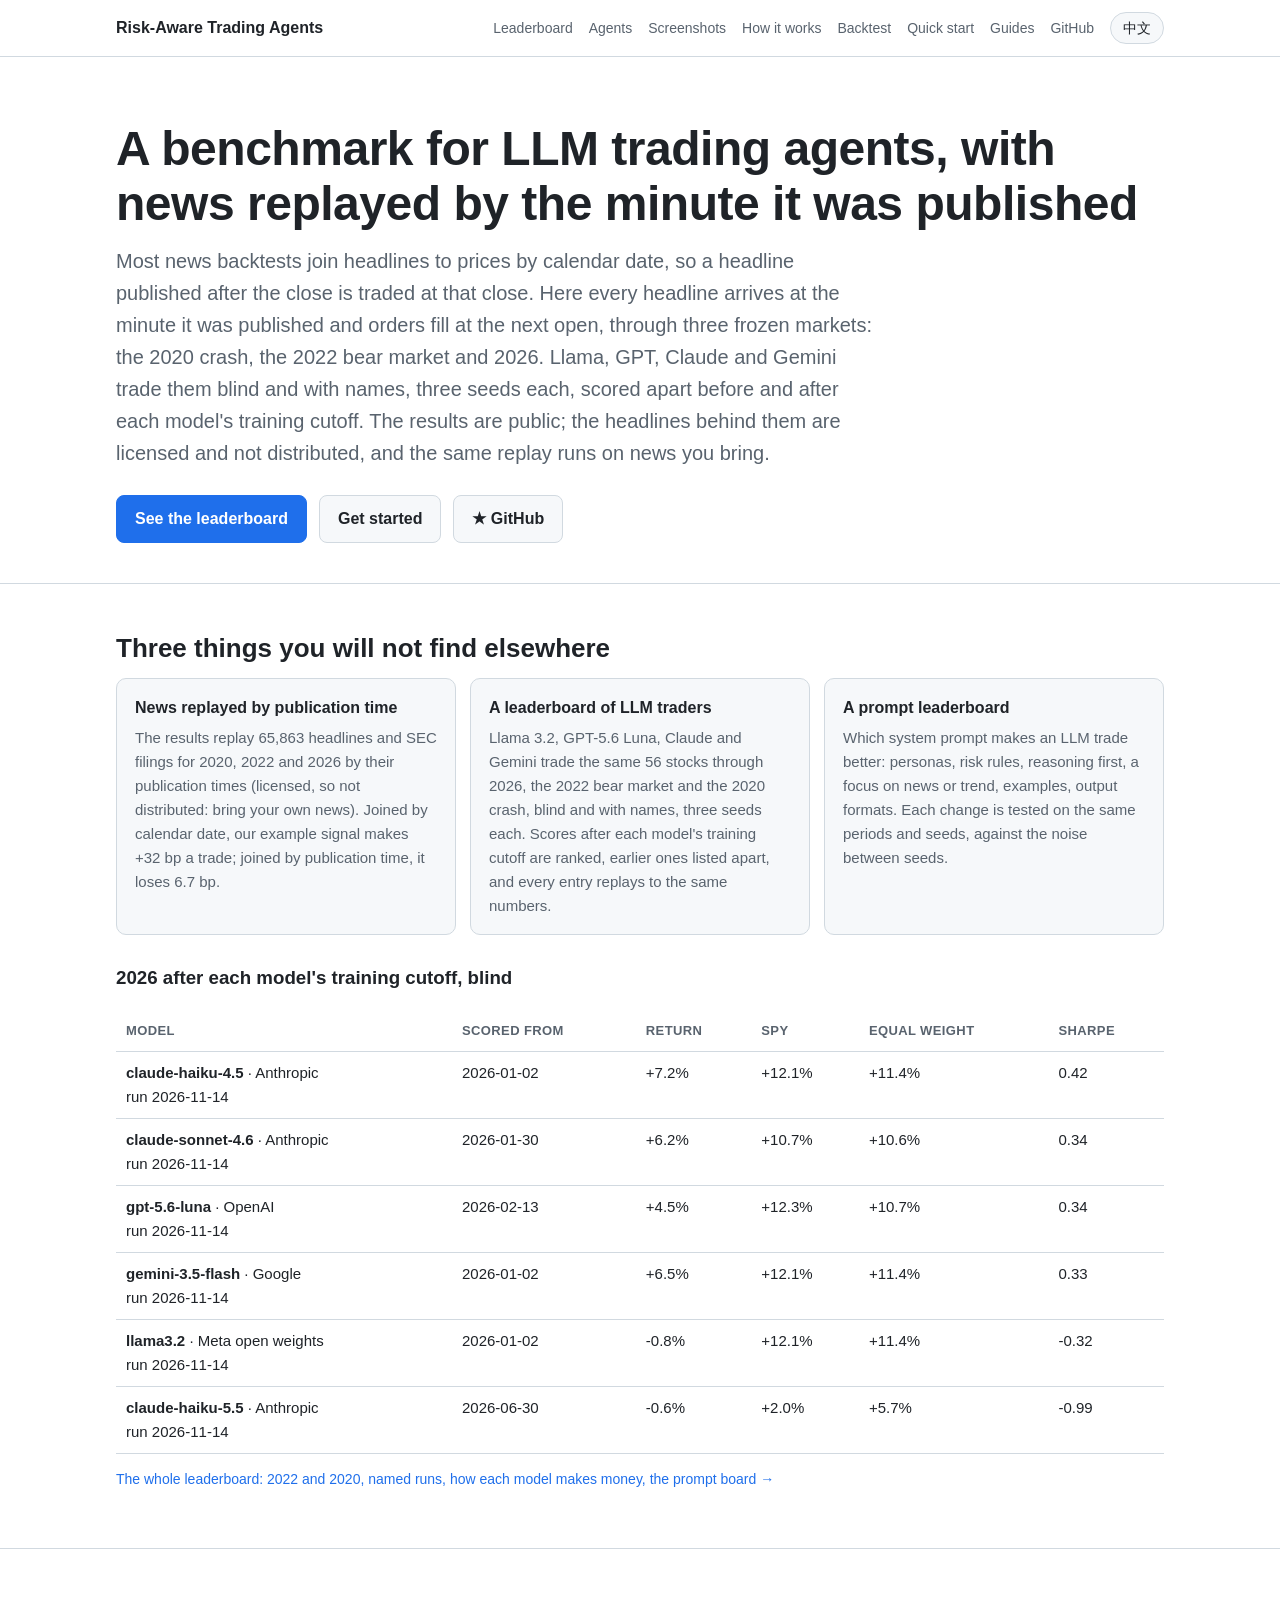
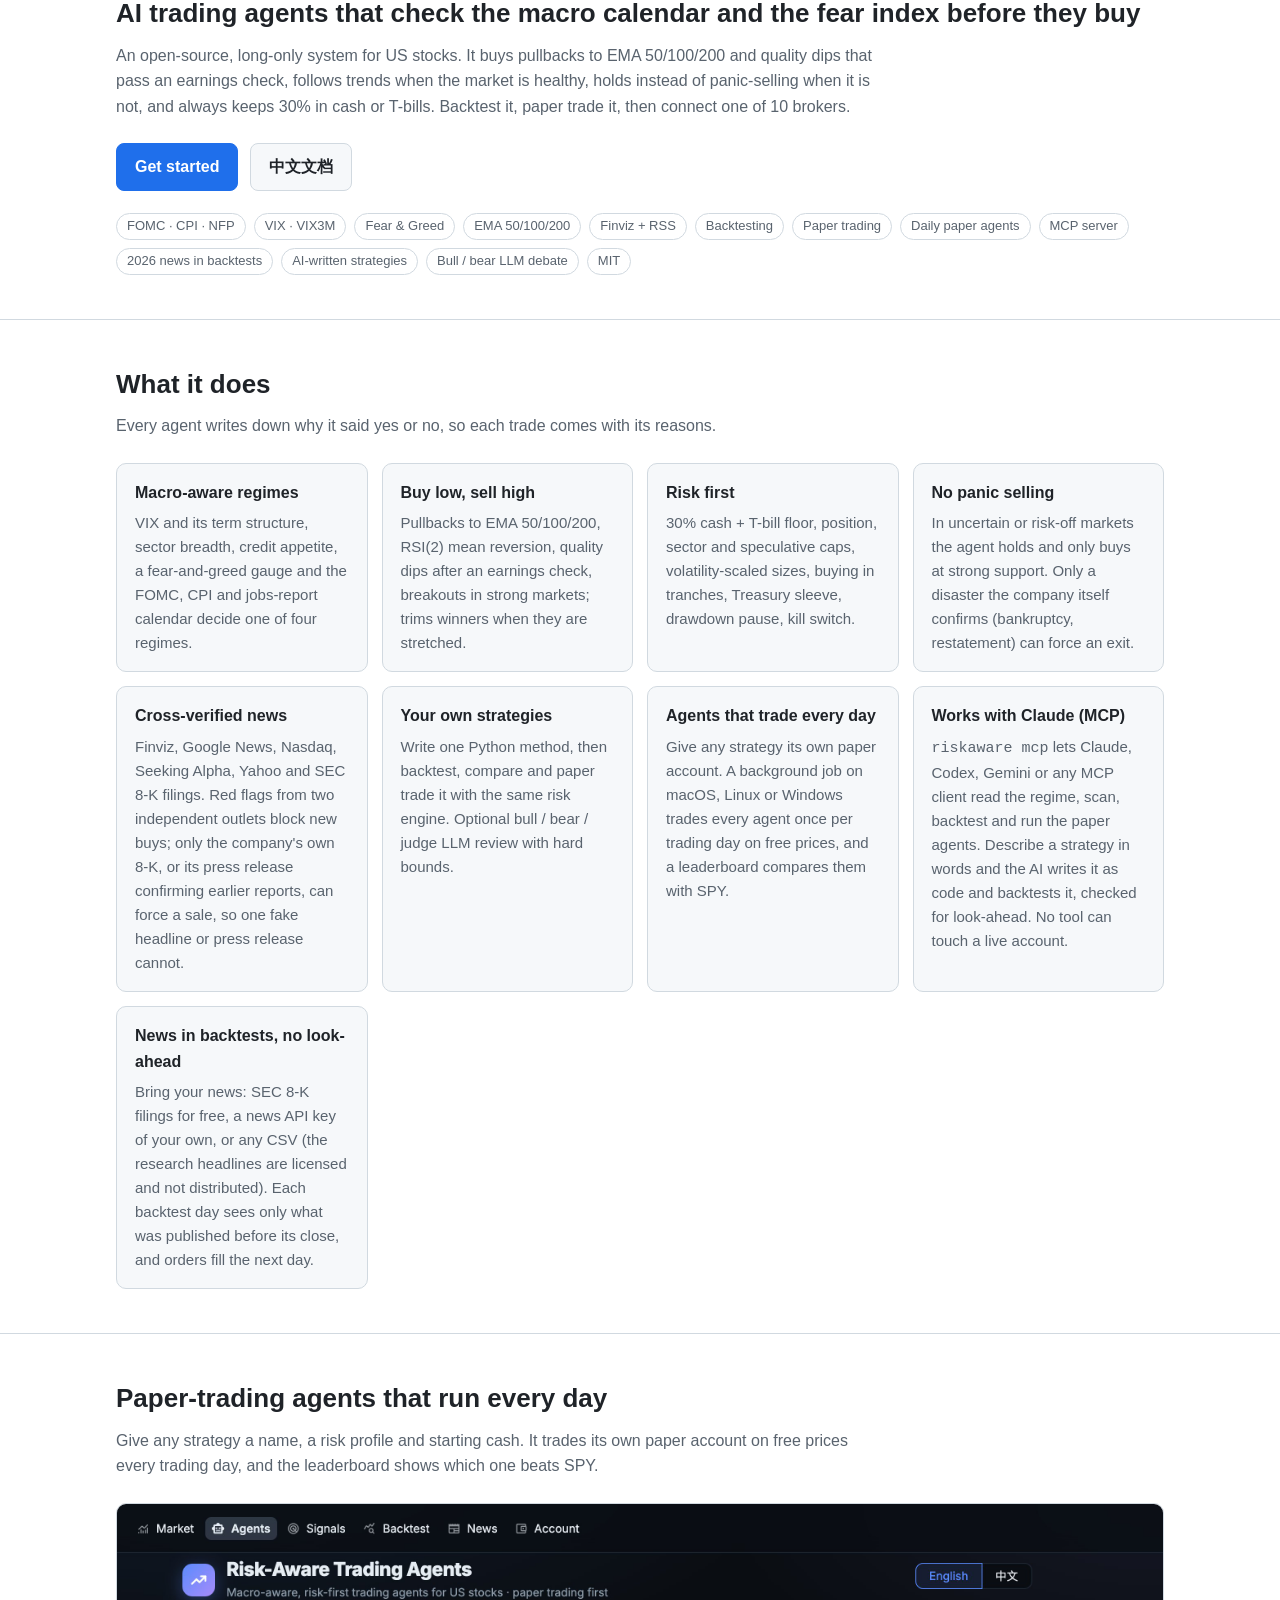
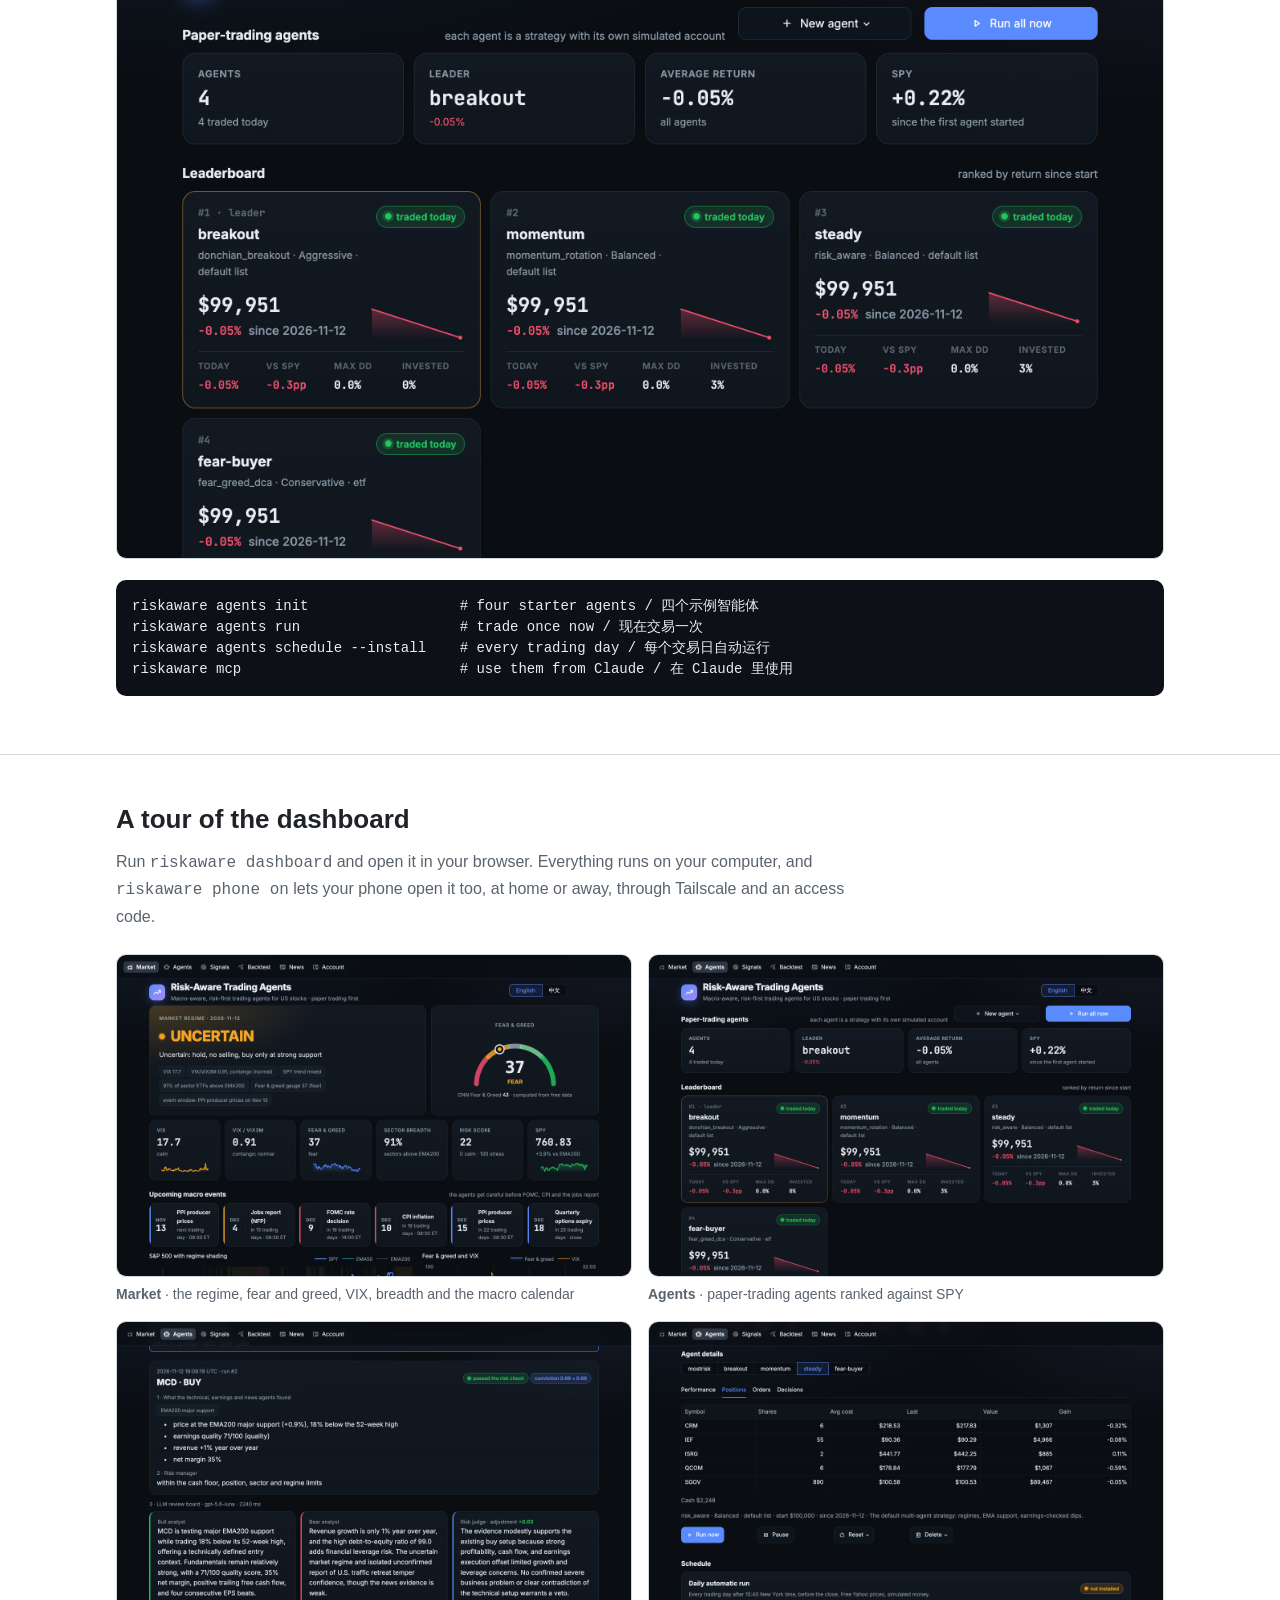
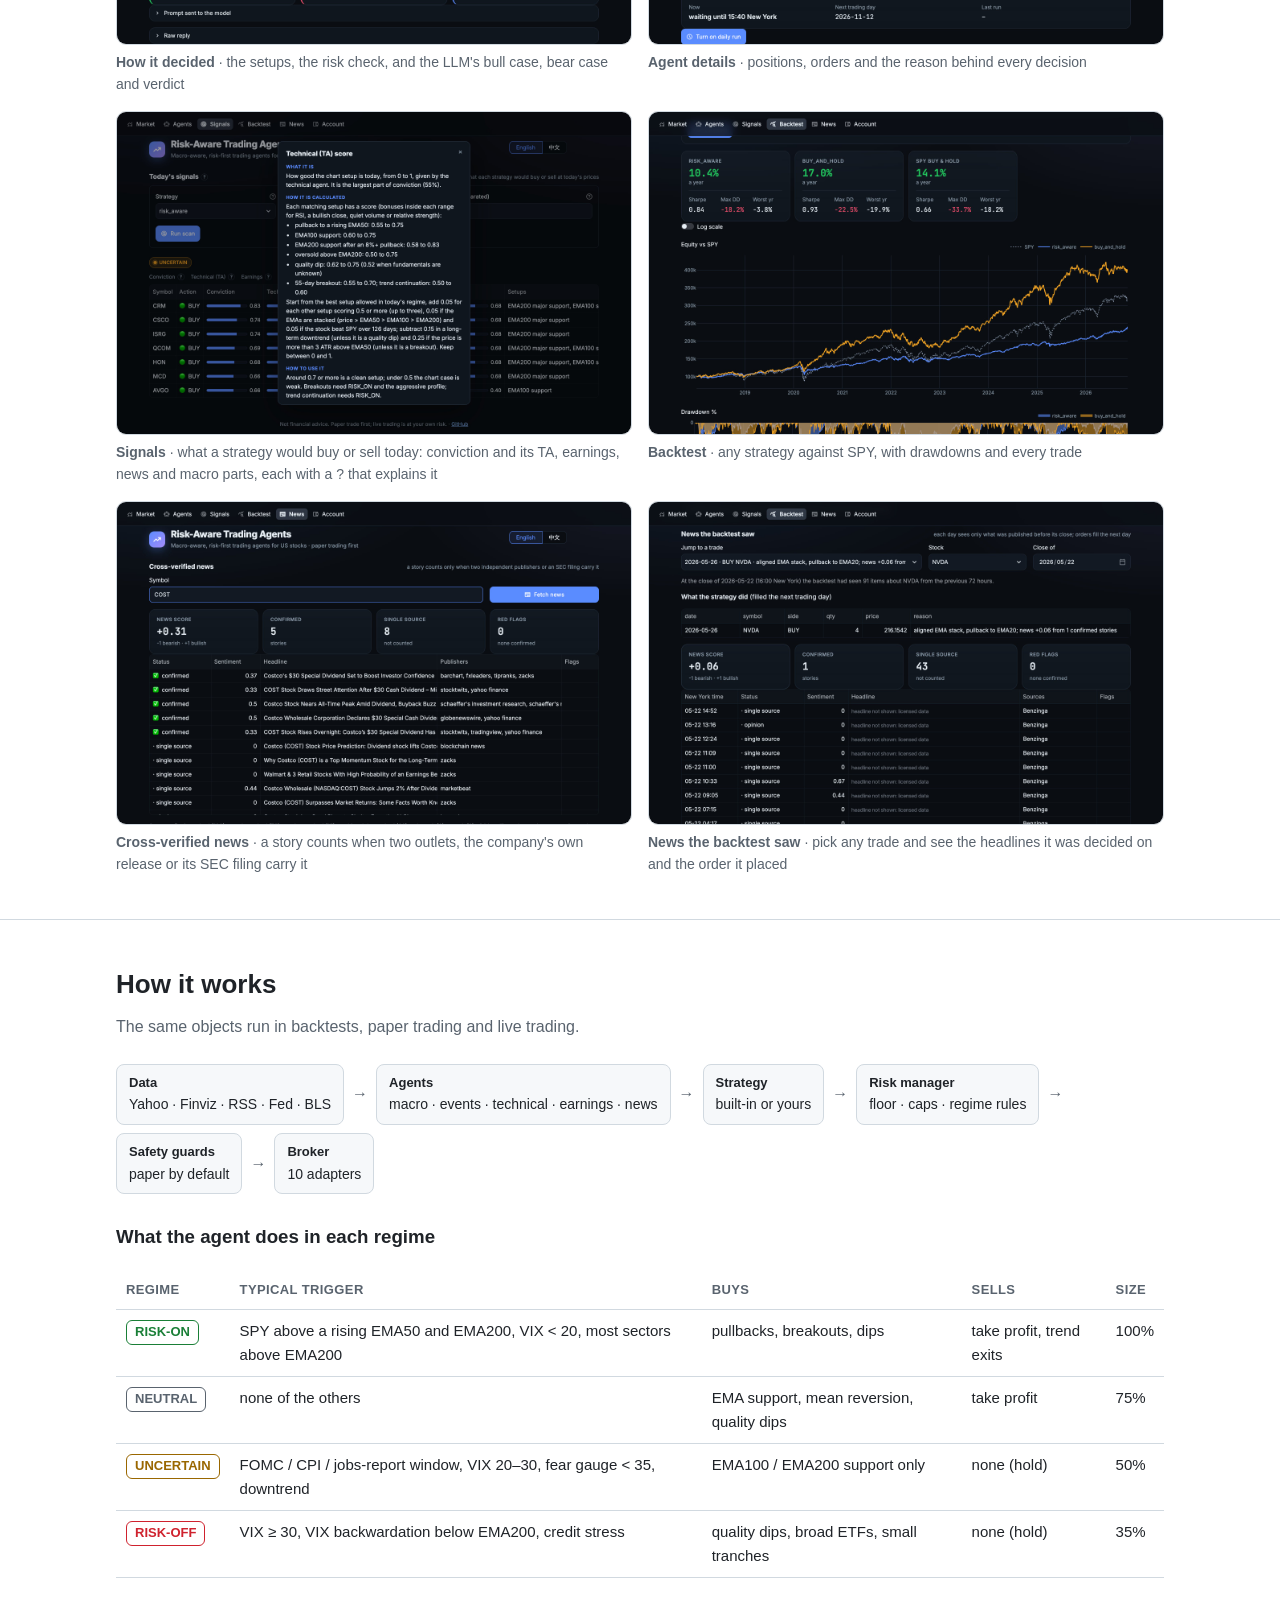
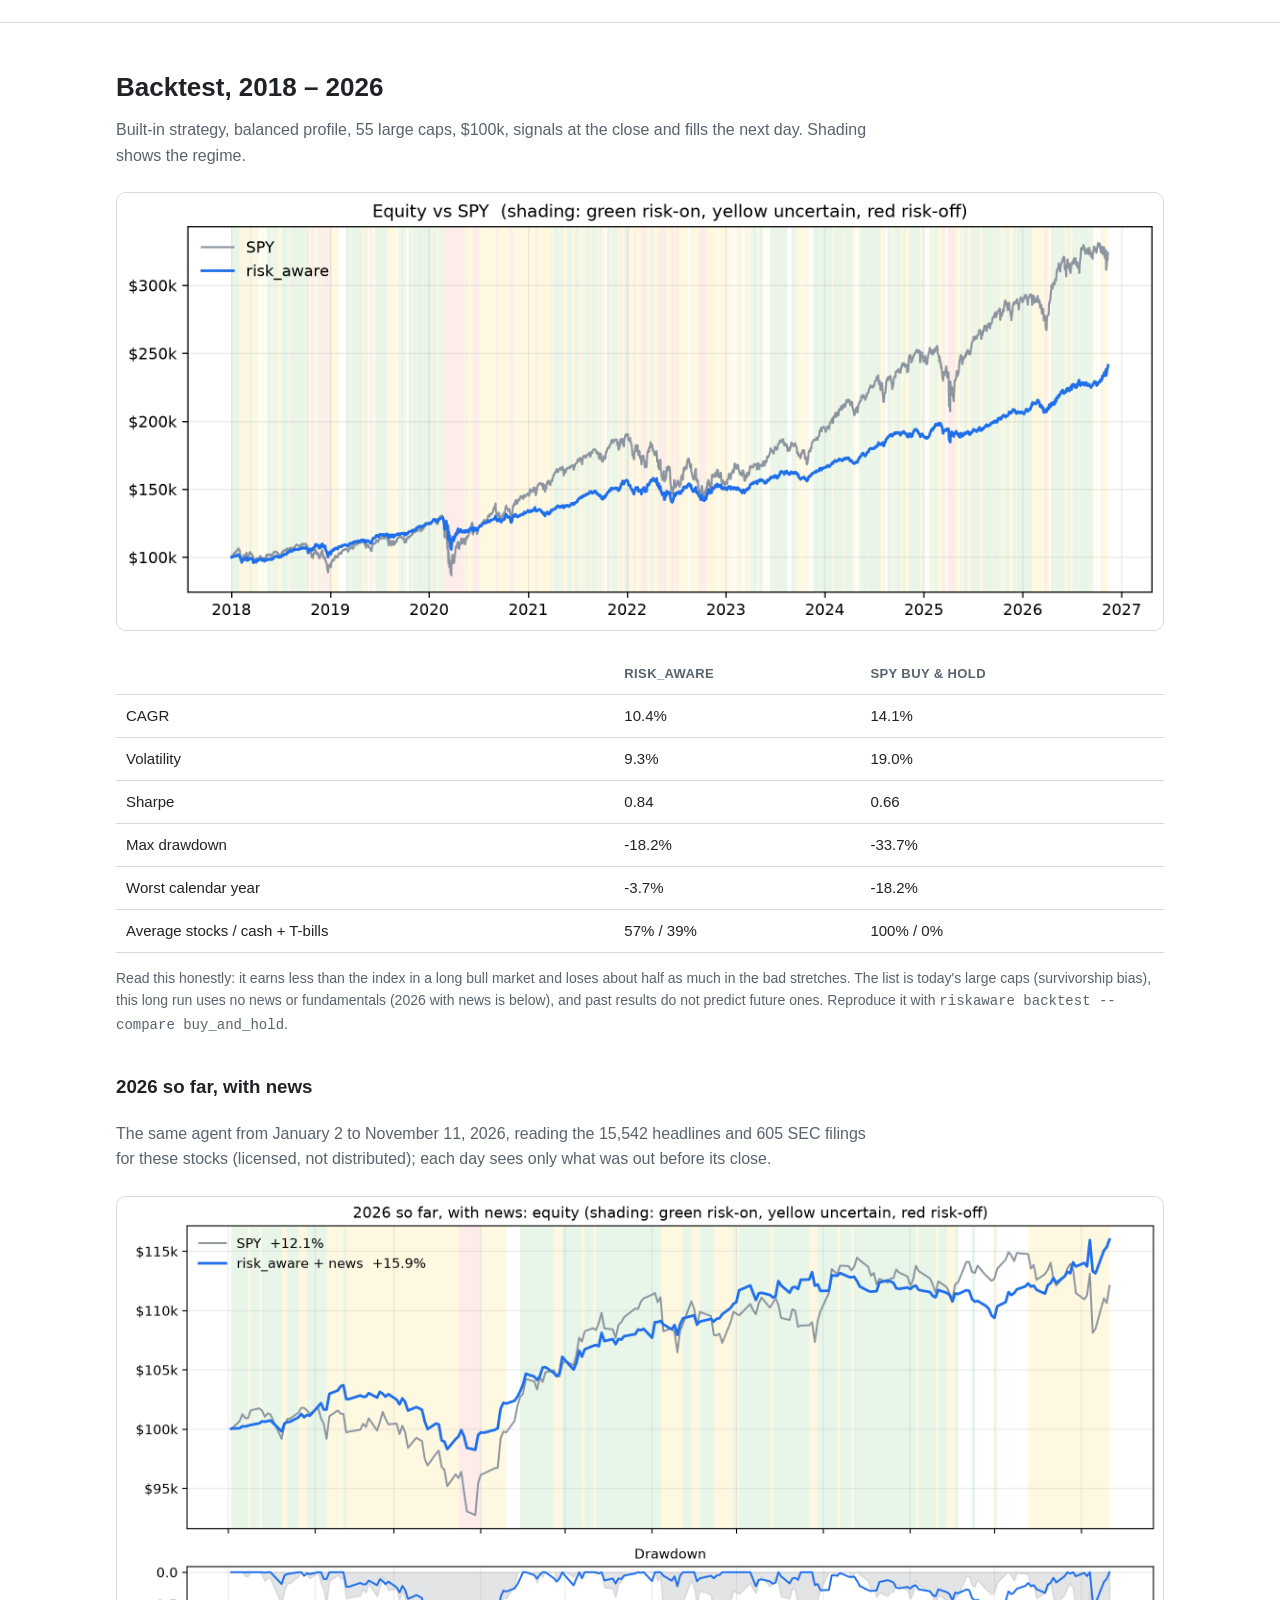
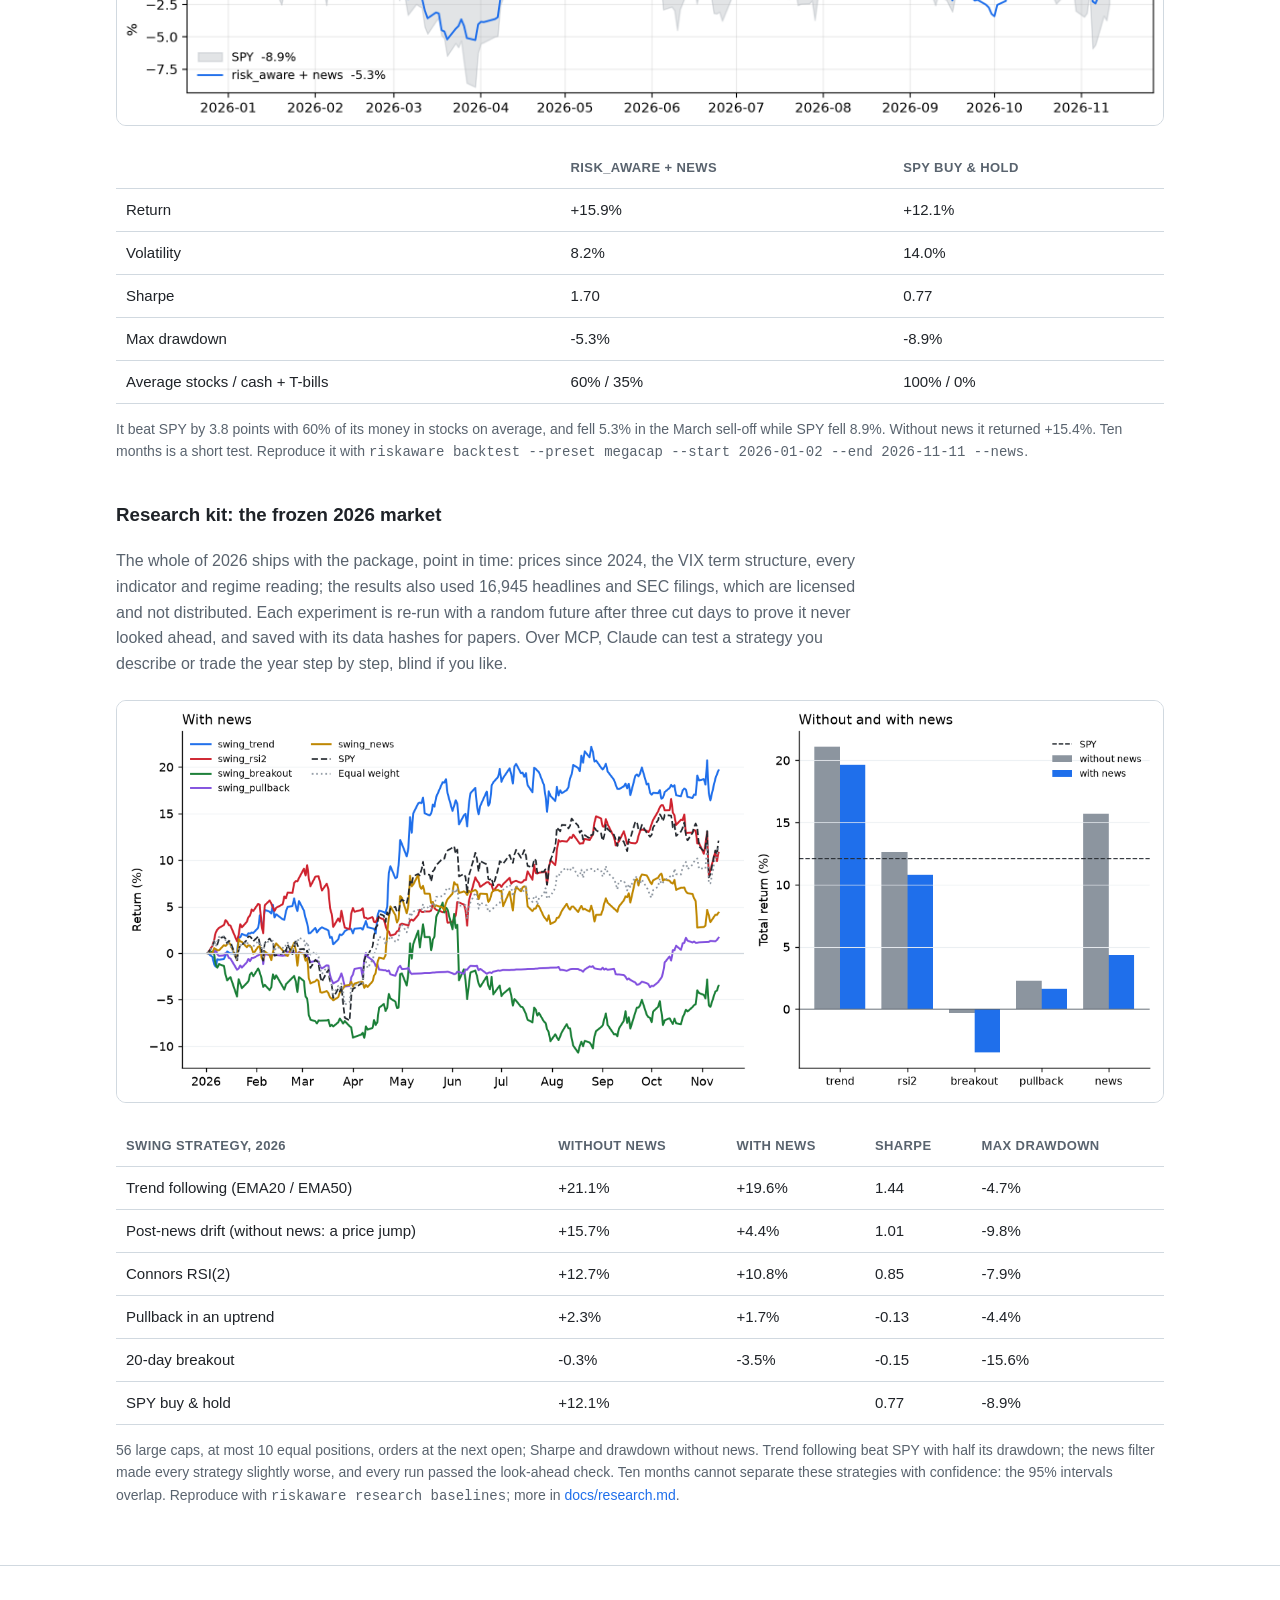
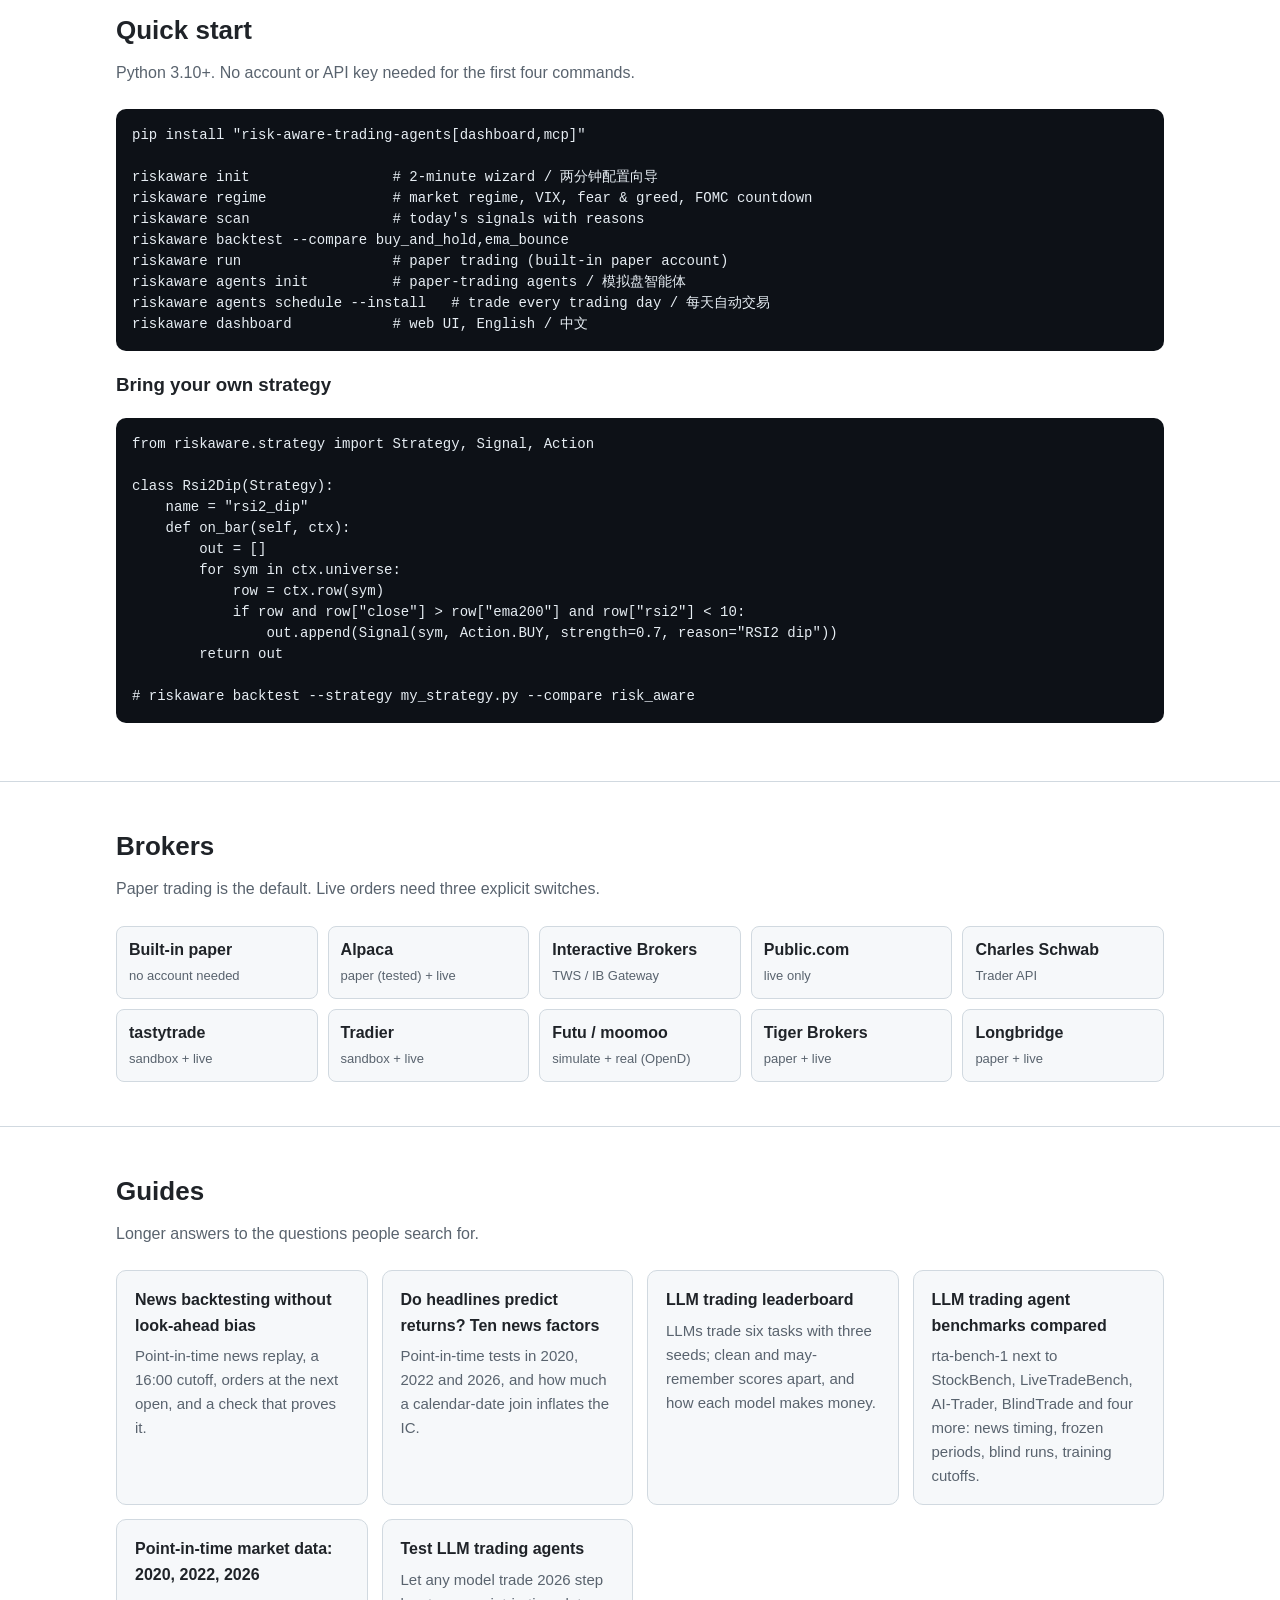
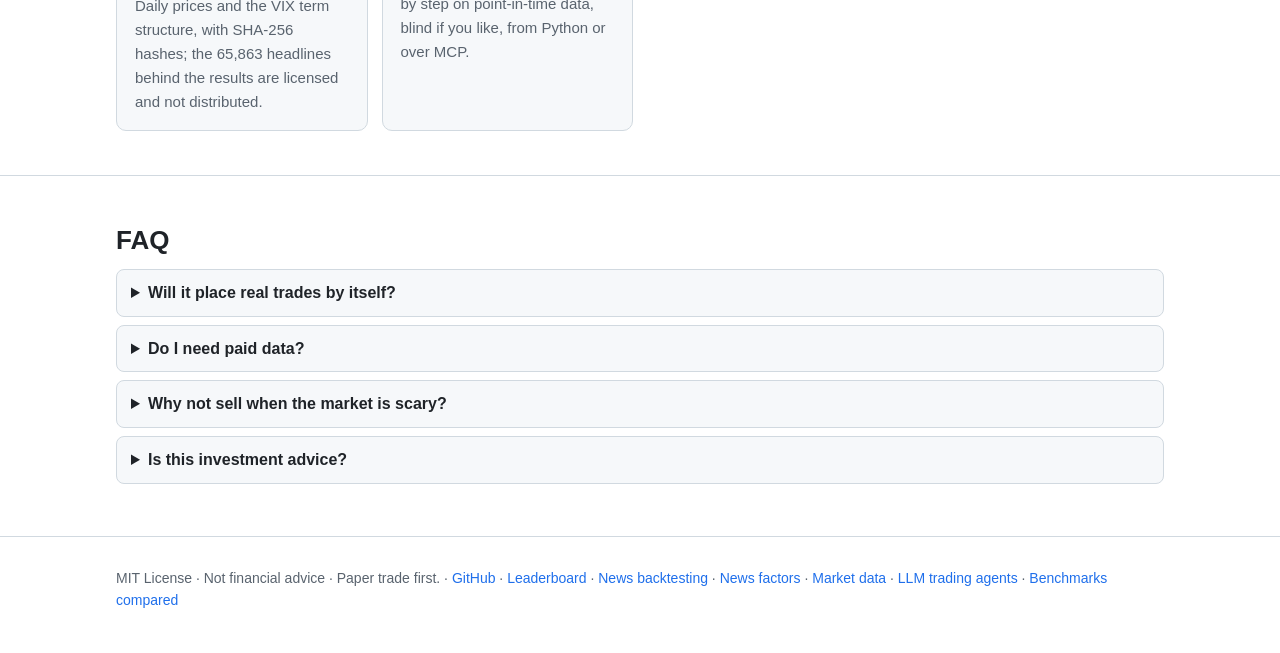
<file: site/index.html>
<!doctype html>
<html lang="en" data-lang="en">
<head>
<meta charset="utf-8">
<meta name="viewport" content="width=device-width, initial-scale=1">
<meta name="google-site-verification" content="ZbjaI8ZlxyAvXvUORFcO0WAIKTXZtYcmOX0ZknK5ZJ0">
<meta name="msvalidate.01" content="38CA98D01ECA41B71334E56072B086B7">
<title>LLM trading agent benchmark and leaderboard with news replayed by publication time · Risk-Aware Trading Agents · 风险感知交易智能体</title>
<meta name="description" content="Benchmark LLM trading agents on news replayed by publication time: three frozen US markets (the 2020 crash, the 2022 bear market, 2026) with results on 65,863 timestamped headlines, a public model leaderboard scored before and after each training cutoff, and a prompt leaderboard. Open source, MIT. 开源 LLM 交易智能体基准：按发布时间回放新闻、模型榜单、Prompt 榜。">
<meta name="keywords" content="LLM trading agent benchmark, LLM trading leaderboard, AI trading benchmark, financial LLM evaluation, prompt leaderboard, news replayed by publication time, news backtesting, backtest with news, look-ahead bias, point-in-time data, historical news dataset, stock market dataset 2026, LLM trading agent, AI trading agents, trading agent benchmark, MCP server, swing trading, backtesting, risk management, FOMC, VIX, fear and greed, Alpaca, Interactive Brokers, Futu, moomoo, Tiger, Longbridge, Schwab, tastytrade, Tradier, Public, 新闻回测, 未来函数, 量化交易, 交易机器人, 美股, 抄底, 风控">
<link rel="canonical" href="https://jackson-cmd.github.io/risk-aware-trading-agents/">
<link rel="alternate" hreflang="en" href="https://jackson-cmd.github.io/risk-aware-trading-agents/">
<link rel="alternate" hreflang="zh-Hans" href="https://jackson-cmd.github.io/risk-aware-trading-agents/zh/">
<link rel="alternate" hreflang="x-default" href="https://jackson-cmd.github.io/risk-aware-trading-agents/">
<meta property="og:type" content="website">
<meta property="og:url" content="https://jackson-cmd.github.io/risk-aware-trading-agents/">
<meta property="og:title" content="Risk-Aware Trading Agents: an LLM trading benchmark with news replayed by publication time">
<meta property="og:description" content="Three frozen markets, results on 65,863 timestamped headlines, a leaderboard of LLM traders scored before and after their training cutoffs, a prompt leaderboard, and open-source risk-aware trading agents.">
<meta property="og:image" content="https://jackson-cmd.github.io/risk-aware-trading-agents/assets/social-preview.png">
<meta property="og:image:width" content="1280">
<meta property="og:image:height" content="640">
<meta property="og:image:alt" content="Risk-Aware Trading Agents: AI trading agents for US stocks and news backtesting without look-ahead">
<meta name="twitter:card" content="summary_large_image">
<script type="application/ld+json">{"@context":"https://schema.org","@type":"SoftwareSourceCode","name":"Risk-Aware Trading Agents","description":"An open-source benchmark for LLM trading agents with news replayed by publication time (three frozen US markets: the 2020 crash, the 2022 bear market and 2026; the results use 65,863 timestamped headlines, which are licensed and not distributed), a public model leaderboard scored before and after each training cutoff, a prompt leaderboard, and risk-aware AI trading agents for US stocks: market regimes from FOMC, CPI and VIX, dip buying with earnings checks, cross-verified news, point-in-time research data for 2020, 2022 and 2026 with a look-ahead check, LLM agents over MCP, and paper and live trading on 10 brokers.","codeRepository":"https://github.com/jackson-cmd/risk-aware-trading-agents","url":"https://jackson-cmd.github.io/risk-aware-trading-agents/","programmingLanguage":"Python","license":"https://opensource.org/licenses/MIT","keywords":["LLM trading agent benchmark","LLM trading leaderboard","prompt leaderboard","AI trading agents","news backtesting","look-ahead bias","point-in-time data","LLM trading agents","MCP server","backtesting","swing trading","risk management","VIX","paper trading"]}</script>
<script type="application/ld+json">{"@context":"https://schema.org","@type":"Dataset","name":"rta-bench-1: a benchmark for LLM trading agents with news replayed by publication time","alternateName":["LLM trading agent benchmark"],"description":"A benchmark for LLM trading agents, with news replayed by the minute it was published. Three frozen US stock markets (the 2020 COVID crash, the 2022 rate-hike bear market and 2026 to 11 November), each with daily prices for 64 large-cap stocks and 25 ETFs from two years before and the VIX term structure; six tasks, each period blind and with the real names; and a public leaderboard of LLMs scored apart before and after their training cutoffs, where every entry replays to the same numbers. The results are based on 65,863 headlines and SEC 8-K filings replayed by publication time; the headline data has license restrictions and is not distributed.","url":"https://jackson-cmd.github.io/risk-aware-trading-agents/","sameAs":["https://github.com/jackson-cmd/risk-aware-trading-agents","https://huggingface.co/datasets/jacksonwangpro1/rta-bench-llm-trading-benchmark","https://huggingface.co/spaces/jacksonwangpro1/llm-trading-agent-leaderboard"],"license":"https://opensource.org/licenses/MIT","isAccessibleForFree":true,"inLanguage":"en","keywords":["LLM trading agent benchmark","LLM trading leaderboard","benchmark for LLM trading agents with news","news backtesting without look-ahead bias","point-in-time data","look-ahead bias","data contamination","financial LLM evaluation","stock market data"],"creator":{"@type":"Organization","name":"Risk-Aware Trading Agents contributors","url":"https://github.com/jackson-cmd/risk-aware-trading-agents"},"temporalCoverage":["2018-01-02/2022-12-30","2024-01-02/2026-11-11"],"distribution":[{"@type":"DataDownload","name":"Prices, 2026 period","encodingFormat":"text/csv","contentUrl":"https://github.com/jackson-cmd/risk-aware-trading-agents/raw/main/src/riskaware/research/data/market_2026.csv.gz"},{"@type":"DataDownload","name":"Prices, 2022 period","encodingFormat":"text/csv","contentUrl":"https://github.com/jackson-cmd/risk-aware-trading-agents/raw/main/src/riskaware/research/data/market_2022.csv.gz"},{"@type":"DataDownload","name":"Prices, 2020 period","encodingFormat":"text/csv","contentUrl":"https://github.com/jackson-cmd/risk-aware-trading-agents/raw/main/src/riskaware/research/data/market_2020.csv.gz"},{"@type":"DataDownload","name":"Prices, 2026 period (Parquet on Hugging Face)","encodingFormat":"application/vnd.apache.parquet","contentUrl":"https://huggingface.co/datasets/jacksonwangpro1/rta-bench-llm-trading-benchmark/resolve/main/data/prices.parquet"},{"@type":"DataDownload","name":"Prices, 2022 period (Parquet on Hugging Face)","encodingFormat":"application/vnd.apache.parquet","contentUrl":"https://huggingface.co/datasets/jacksonwangpro1/rta-bench-llm-trading-benchmark/resolve/main/data/prices_2022.parquet"},{"@type":"DataDownload","name":"Prices, 2020 period (Parquet on Hugging Face)","encodingFormat":"application/vnd.apache.parquet","contentUrl":"https://huggingface.co/datasets/jacksonwangpro1/rta-bench-llm-trading-benchmark/resolve/main/data/prices_2020.parquet"},{"@type":"DataDownload","name":"Leaderboard results","encodingFormat":"application/json","contentUrl":"https://jackson-cmd.github.io/risk-aware-trading-agents/assets/data/leaderboard.json"}]}</script>
<style>
:root{--bg:#ffffff;--fg:#1f2328;--muted:#59636e;--card:#f6f8fa;--line:#d1d9e0;--accent:#1f6feb;--green:#1a7f37;--amber:#9a6700;--red:#cf222e;--code:#0d1117;--code-fg:#e6edf3}
@media (prefers-color-scheme: dark){:root:not([data-theme="light"]){--bg:#0d1117;--fg:#e6edf3;--muted:#9198a1;--card:#151b23;--line:#3d444d;--accent:#4493f8;--green:#3fb950;--amber:#d29922;--red:#f85149;--code:#010409}}
:root[data-theme="dark"]{--bg:#0d1117;--fg:#e6edf3;--muted:#9198a1;--card:#151b23;--line:#3d444d;--accent:#4493f8;--green:#3fb950;--amber:#d29922;--red:#f85149;--code:#010409}
*{box-sizing:border-box}
body{margin:0;background:var(--bg);color:var(--fg);font:16px/1.6 -apple-system,BlinkMacSystemFont,"Segoe UI","PingFang SC","Hiragino Sans GB","Microsoft YaHei",Helvetica,Arial,sans-serif}
a{color:var(--accent);text-decoration:none}a:hover{text-decoration:underline}
.wrap{max-width:1080px;margin:0 auto;padding:0 16px}
html[data-lang="en"] [lang="zh"],html[data-lang="zh"] [lang="en"]{display:none!important}
header{position:sticky;top:0;background:color-mix(in srgb,var(--bg) 88%,transparent);backdrop-filter:blur(8px);border-bottom:1px solid var(--line);z-index:5}
header .wrap{display:flex;align-items:center;justify-content:space-between;height:56px;gap:12px}
.brand{font-weight:700;color:var(--fg)}
nav{display:flex;gap:16px;align-items:center;font-size:14px}
nav a{color:var(--muted)}
.toggle{border:1px solid var(--line);background:var(--card);color:var(--fg);border-radius:999px;padding:4px 12px;cursor:pointer;font:inherit;font-size:14px}
.hero{padding-top:64px;padding-bottom:40px}
.hero h1{font-size:clamp(30px,5vw,48px);line-height:1.15;margin:0 0 14px;letter-spacing:-.01em}
.hero p.lead{font-size:clamp(17px,2.2vw,20px);color:var(--muted);max-width:760px;margin:0 0 26px}
.cta{display:flex;gap:12px;flex-wrap:wrap}
.btn{display:inline-block;padding:10px 18px;border-radius:8px;border:1px solid var(--line);color:var(--fg);background:var(--card);font-weight:600}
.btn.primary{background:var(--accent);border-color:var(--accent);color:#fff}
.btn:hover{text-decoration:none;filter:brightness(1.05)}
.pills{display:flex;flex-wrap:wrap;gap:8px;margin-top:22px}
.pill{font-size:13px;color:var(--muted);border:1px solid var(--line);border-radius:999px;padding:2px 10px}
section{padding:44px 0;border-top:1px solid var(--line)}
h2{font-size:26px;margin:0 0 8px}
.sub{color:var(--muted);margin:0 0 24px;max-width:760px}
.grid{display:grid;grid-template-columns:repeat(auto-fit,minmax(240px,1fr));gap:14px}
.card{background:var(--card);border:1px solid var(--line);border-radius:10px;padding:16px 18px}
.card h3{margin:0 0 6px;font-size:16px}
.card p{margin:0;color:var(--muted);font-size:15px}
a.card{color:var(--fg)}a.card:hover{text-decoration:none;border-color:var(--accent)}
.flow{display:flex;flex-wrap:wrap;align-items:center;gap:8px;margin:8px 0 6px}
.flow .node{background:var(--card);border:1px solid var(--line);border-radius:8px;padding:8px 12px;font-size:14px}
.flow .node b{display:block;font-size:13px}
.flow .arrow{color:var(--muted)}
table{width:100%;border-collapse:collapse;font-size:15px}
th,td{text-align:left;padding:9px 10px;border-bottom:1px solid var(--line);vertical-align:top}
th{color:var(--muted);font-weight:600;font-size:13px;text-transform:uppercase;letter-spacing:.03em}
.tag{display:inline-block;font-weight:700;font-size:13px;padding:1px 8px;border-radius:6px}
.on{color:var(--green);border:1px solid var(--green)}.neu{color:var(--muted);border:1px solid var(--muted)}.unc{color:var(--amber);border:1px solid var(--amber)}.off{color:var(--red);border:1px solid var(--red)}
.table-wrap{overflow-x:auto}
pre{background:var(--code);color:var(--code-fg);border-radius:10px;padding:16px;overflow-x:auto;font-size:14px;line-height:1.5}
code{font-family:ui-monospace,SFMono-Regular,Menlo,Consolas,monospace}
.num{font-variant-numeric:tabular-nums}
.shots{display:grid;grid-template-columns:repeat(2,minmax(0,1fr));gap:16px}.shots figure{margin:0}.shots img{width:100%;display:block;border-radius:10px;border:1px solid var(--line)}.shots figcaption{color:var(--muted);font-size:14px;margin-top:6px}@media (max-width:640px){.shots{grid-template-columns:1fr}}
img.chart{width:100%;border-radius:10px;border:1px solid var(--line);background:#fff}
.note{font-size:14px;color:var(--muted)}
.brokers{display:grid;grid-template-columns:repeat(auto-fit,minmax(170px,1fr));gap:10px}
.broker{border:1px solid var(--line);border-radius:8px;padding:10px 12px;background:var(--card)}
.broker b{display:block}.broker span{font-size:13px;color:var(--muted)}
details{border:1px solid var(--line);border-radius:8px;padding:10px 14px;margin:8px 0;background:var(--card)}
summary{cursor:pointer;font-weight:600}
footer{padding:30px 0 50px;color:var(--muted);font-size:14px;border-top:1px solid var(--line)}
@media (max-width:640px){nav .hide-sm{display:none}.hero{padding-top:40px;padding-bottom:28px}}
</style>
</head>
<body>
<header><div class="wrap">
  <a class="brand" href="#"><span lang="en">Risk-Aware Trading Agents</span><span lang="zh">风险感知交易智能体</span></a>
  <nav>
    <a href="leaderboard.html"><span lang="en">Leaderboard</span><span lang="zh">榜单</span></a>
    <a class="hide-sm" href="#agents"><span lang="en">Agents</span><span lang="zh">智能体</span></a>
    <a class="hide-sm" href="#tour"><span lang="en">Screenshots</span><span lang="zh">截图</span></a>
    <a class="hide-sm" href="#how"><span lang="en">How it works</span><span lang="zh">原理</span></a>
    <a class="hide-sm" href="#backtest"><span lang="en">Backtest</span><span lang="zh">回测</span></a>
    <a class="hide-sm" href="#start"><span lang="en">Quick start</span><span lang="zh">快速开始</span></a>
    <a class="hide-sm" href="#guides"><span lang="en">Guides</span><span lang="zh">指南</span></a>
    <a href="https://github.com/jackson-cmd/risk-aware-trading-agents">GitHub</a>
    <button class="toggle" id="langToggle" aria-label="Switch language"><span lang="en">中文</span><span lang="zh">English</span></button>
  </nav>
</div></header>

<main>
<div class="wrap hero">
  <h1><span lang="en">A benchmark for LLM trading agents, with news replayed by the minute it was published</span><span lang="zh">按发布时间回放新闻的 LLM 交易智能体基准</span></h1>
  <p class="lead"><span lang="en">Most news backtests join headlines to prices by calendar date, so a headline published after the close is traded at that close. Here every headline arrives at the minute it was published and orders fill at the next open, through three frozen markets: the 2020 crash, the 2022 bear market and 2026. Llama, GPT, Claude and Gemini trade them blind and with names, three seeds each, scored apart before and after each model's training cutoff. The results are public; the headlines behind them are licensed and not distributed, and the same replay runs on news you bring.</span><span lang="zh">很多新闻回测按日历日期把新闻和价格对齐，收盘后才发布的新闻也被当成收盘时就知道。这里每条新闻都在它发布的那一分钟送到，订单在下一个交易日开盘成交，覆盖三个冻结的市场：2020 年暴跌、2022 年熊市和 2026 年。Llama、GPT、Claude、Gemini 在上面盲测和实名各交易三遍（三个种子），训练截止日前后的成绩分开计。结论公开；背后的新闻标题有许可限制，不随包分发，同样的回放可以跑在你自己带来的新闻上。</span></p>
  <div class="cta">
    <a class="btn primary" href="leaderboard.html" lang="en">See the leaderboard</a><a class="btn primary" href="zh/leaderboard.html" lang="zh">看模型榜单</a>
    <a class="btn" href="#start"><span lang="en">Get started</span><span lang="zh">开始使用</span></a>
    <a class="btn" href="https://github.com/jackson-cmd/risk-aware-trading-agents">★ GitHub</a>
  </div>
</div>

<section id="unique"><div class="wrap">
  <h2><span lang="en">Three things you will not find elsewhere</span><span lang="zh">别处没有的三件事</span></h2>
  <div class="grid">
    <a class="card" href="news-backtesting.html" lang="en"><h3>News replayed by publication time</h3><p>The results replay 65,863 headlines and SEC filings for 2020, 2022 and 2026 by their publication times (licensed, so not distributed: bring your own news). Joined by calendar date, our example signal makes +32 bp a trade; joined by publication time, it loses 6.7 bp.</p></a>
    <a class="card" href="zh/news-backtesting.html" lang="zh"><h3>按发布时间回放新闻</h3><p>结论用的是 2020、2022、2026 三年共 65,863 条新闻标题和 SEC 公告，按发布时间回放（有许可限制，不随包分发；可以用你自己的新闻）。同一个信号，按日历日期对齐新闻每笔赚 32 bp，按发布时间对齐每笔亏 6.7 bp。</p></a>
    <a class="card" href="leaderboard.html" lang="en"><h3>A leaderboard of LLM traders</h3><p>Llama 3.2, GPT-5.6 Luna, Claude and Gemini trade the same 56 stocks through 2026, the 2022 bear market and the 2020 crash, blind and with names, three seeds each. Scores after each model's training cutoff are ranked, earlier ones listed apart, and every entry replays to the same numbers.</p></a>
    <a class="card" href="zh/leaderboard.html" lang="zh"><h3>LLM 交易员榜单</h3><p>Llama 3.2、GPT-5.6 Luna、Claude、Gemini 在 2026 年、2022 年熊市和 2020 年暴跌里交易同样的 56 只股票，盲测和实名各三个种子。训练截止日之后的成绩参与排名，之前的单独列出，每条成绩都能重放核对。</p></a>
    <a class="card" href="leaderboard.html#prompts" lang="en"><h3>A prompt leaderboard</h3><p>Which system prompt makes an LLM trade better: personas, risk rules, reasoning first, a focus on news or trend, examples, output formats. Each change is tested on the same periods and seeds, against the noise between seeds.</p></a>
    <a class="card" href="zh/leaderboard.html#prompts" lang="zh"><h3>Prompt 榜</h3><p>什么样的系统提示词能让 LLM 交易得更好：角色、风控规则、先写理由、侧重新闻或趋势、示例、输出格式。每处改动都在同样的时段和种子上测，和换种子本来就有的波动比。</p></a>
  </div>
  <h3 style="margin-top:28px"><span lang="en">2026 after each model's training cutoff, blind</span><span lang="zh">2026 年训练截止日之后，盲测</span></h3>
  <!-- board:teaser -->
<div lang="en"><div class="table-wrap"><table class="board"><thead><tr><th>Model</th><th class="num">Scored from</th><th class="num">Return</th><th class="num">SPY</th><th class="num">Equal weight</th><th class="num">Sharpe</th></tr></thead><tbody>
<tr><td><b>claude-haiku-4.5</b><span class="muted"> · Anthropic</span><br><span class="muted small">run 2026-11-14</span></td><td class="num">2026-01-02</td><td class="num">+7.2%</td><td class="num">+12.1%</td><td class="num">+11.4%</td><td class="num">0.42</td></tr>
<tr><td><b>claude-sonnet-4.6</b><span class="muted"> · Anthropic</span><br><span class="muted small">run 2026-11-14</span></td><td class="num">2026-01-30</td><td class="num">+6.2%</td><td class="num">+10.7%</td><td class="num">+10.6%</td><td class="num">0.34</td></tr>
<tr><td><b>gpt-5.6-luna</b><span class="muted"> · OpenAI</span><br><span class="muted small">run 2026-11-14</span></td><td class="num">2026-02-13</td><td class="num">+4.5%</td><td class="num">+12.3%</td><td class="num">+10.7%</td><td class="num">0.34</td></tr>
<tr><td><b>gemini-3.5-flash</b><span class="muted"> · Google</span><br><span class="muted small">run 2026-11-14</span></td><td class="num">2026-01-02</td><td class="num">+6.5%</td><td class="num">+12.1%</td><td class="num">+11.4%</td><td class="num">0.33</td></tr>
<tr><td><b>llama3.2</b><span class="muted"> · Meta</span> <span class="badge">open weights</span><br><span class="muted small">run 2026-11-14</span></td><td class="num">2026-01-02</td><td class="num">-0.8%</td><td class="num">+12.1%</td><td class="num">+11.4%</td><td class="num">-0.32</td></tr>
<tr><td><b>claude-haiku-5.5</b><span class="muted"> · Anthropic</span><br><span class="muted small">run 2026-11-14</span></td><td class="num">2026-06-30</td><td class="num">-0.6%</td><td class="num">+2.0%</td><td class="num">+5.7%</td><td class="num">-0.99</td></tr>
</tbody></table></div></div>
<div lang="zh"><div class="table-wrap"><table class="board"><thead><tr><th>模型</th><th class="num">计分起点</th><th class="num">收益</th><th class="num">SPY</th><th class="num">等权</th><th class="num">Sharpe</th></tr></thead><tbody>
<tr><td><b>claude-haiku-4.5</b><span class="muted"> · Anthropic</span><br><span class="muted small">运行于 2026-11-14</span></td><td class="num">2026-01-02</td><td class="num">+7.2%</td><td class="num">+12.1%</td><td class="num">+11.4%</td><td class="num">0.42</td></tr>
<tr><td><b>claude-sonnet-4.6</b><span class="muted"> · Anthropic</span><br><span class="muted small">运行于 2026-11-14</span></td><td class="num">2026-01-30</td><td class="num">+6.2%</td><td class="num">+10.7%</td><td class="num">+10.6%</td><td class="num">0.34</td></tr>
<tr><td><b>gpt-5.6-luna</b><span class="muted"> · OpenAI</span><br><span class="muted small">运行于 2026-11-14</span></td><td class="num">2026-02-13</td><td class="num">+4.5%</td><td class="num">+12.3%</td><td class="num">+10.7%</td><td class="num">0.34</td></tr>
<tr><td><b>gemini-3.5-flash</b><span class="muted"> · Google</span><br><span class="muted small">运行于 2026-11-14</span></td><td class="num">2026-01-02</td><td class="num">+6.5%</td><td class="num">+12.1%</td><td class="num">+11.4%</td><td class="num">0.33</td></tr>
<tr><td><b>llama3.2</b><span class="muted"> · Meta</span> <span class="badge">开源权重</span><br><span class="muted small">运行于 2026-11-14</span></td><td class="num">2026-01-02</td><td class="num">-0.8%</td><td class="num">+12.1%</td><td class="num">+11.4%</td><td class="num">-0.32</td></tr>
<tr><td><b>claude-haiku-5.5</b><span class="muted"> · Anthropic</span><br><span class="muted small">运行于 2026-11-14</span></td><td class="num">2026-06-30</td><td class="num">-0.6%</td><td class="num">+2.0%</td><td class="num">+5.7%</td><td class="num">-0.99</td></tr>
</tbody></table></div></div>
<!-- /board:teaser -->
  <p class="note"><a href="leaderboard.html" lang="en">The whole leaderboard: 2022 and 2020, named runs, how each model makes money, the prompt board →</a><a href="zh/leaderboard.html" lang="zh">完整榜单：2022 和 2020 年、实名成绩、每个模型靠什么赚钱、Prompt 榜 →</a></p>
</div></section>

<section id="agents-intro"><div class="wrap">
  <h2><span lang="en">AI trading agents that check the macro calendar and the fear index before they buy</span><span lang="zh">先看宏观日历和恐慌指数，再决定买不买的 AI 交易智能体</span></h2>
  <p class="sub"><span lang="en">An open-source, long-only system for US stocks. It buys pullbacks to EMA 50/100/200 and quality dips that pass an earnings check, follows trends when the market is healthy, holds instead of panic-selling when it is not, and always keeps 30% in cash or T-bills. Backtest it, paper trade it, then connect one of 10 brokers.</span><span lang="zh">开源的美股做多系统。回踩 EMA 50/100/200 时买入，财报过关的好公司大跌时抄底；行情好时顺势持有，行情不明朗时只持有、不恐慌卖出；现金加短期国债始终不低于 30%。先回测，再模拟盘，然后接入 10 家券商中的任意一家。</span></p>
  <div class="cta">
    <a class="btn primary" href="#start"><span lang="en">Get started</span><span lang="zh">开始使用</span></a>
    <a class="btn" href="https://github.com/jackson-cmd/risk-aware-trading-agents/blob/main/README_zh.md"><span lang="en">中文文档</span><span lang="zh">中文文档</span></a>
  </div>
  <div class="pills">
    <span class="pill">FOMC · CPI · NFP</span><span class="pill">VIX · VIX3M</span><span class="pill">Fear &amp; Greed</span>
    <span class="pill">EMA 50/100/200</span><span class="pill">Finviz + RSS</span><span class="pill">Backtesting</span>
    <span class="pill">Paper trading</span><span class="pill">Daily paper agents</span><span class="pill">MCP server</span>
    <span class="pill">2026 news in backtests</span><span class="pill">AI-written strategies</span>
    <span class="pill">Bull / bear LLM debate</span><span class="pill">MIT</span>
  </div>
</div></section>

<section id="features"><div class="wrap">
  <h2><span lang="en">What it does</span><span lang="zh">它能做什么</span></h2>
  <p class="sub"><span lang="en">Every agent writes down why it said yes or no, so each trade comes with its reasons.</span><span lang="zh">每个智能体都会写下赞成或反对的理由，所以每笔交易都能看到依据。</span></p>
  <div class="grid">
    <div class="card"><h3><span lang="en">Macro-aware regimes</span><span lang="zh">看宏观的市场状态</span></h3><p><span lang="en">VIX and its term structure, sector breadth, credit appetite, a fear-and-greed gauge and the FOMC, CPI and jobs-report calendar decide one of four regimes.</span><span lang="zh">根据 VIX 及其期限结构、板块广度、信用利差、恐慌贪婪指数，以及 FOMC、CPI、非农日历，把市场分成四种状态。</span></p></div>
    <div class="card"><h3><span lang="en">Buy low, sell high</span><span lang="zh">低买高卖</span></h3><p><span lang="en">Pullbacks to EMA 50/100/200, RSI(2) mean reversion, quality dips after an earnings check, breakouts in strong markets; trims winners when they are stretched.</span><span lang="zh">回踩 EMA 50/100/200、RSI(2) 均值回归、财报过关后抄底、强势行情做突破；涨得太远时减仓止盈。</span></p></div>
    <div class="card"><h3><span lang="en">Risk first</span><span lang="zh">风控优先</span></h3><p><span lang="en">30% cash + T-bill floor, position, sector and speculative caps, volatility-scaled sizes, buying in tranches, Treasury sleeve, drawdown pause, kill switch.</span><span lang="zh">现金加短债 30% 底线，单票、板块、高波动仓位上限，按波动率定仓位，分批建仓，国债仓位，回撤暂停，一键停止。</span></p></div>
    <div class="card"><h3><span lang="en">No panic selling</span><span lang="zh">不恐慌卖出</span></h3><p><span lang="en">In uncertain or risk-off markets the agent holds and only buys at strong support. Only a disaster the company itself confirms (bankruptcy, restatement) can force an exit.</span><span lang="zh">不确定或避险时只持有，只在强支撑位买入。只有公司自己确认的重大利空（破产、财报重述）才会强制卖出。</span></p></div>
    <div class="card"><h3><span lang="en">Cross-verified news</span><span lang="zh">交叉验证新闻</span></h3><p><span lang="en">Finviz, Google News, Nasdaq, Seeking Alpha, Yahoo and SEC 8-K filings. Red flags from two independent outlets block new buys; only the company's own 8-K, or its press release confirming earlier reports, can force a sale, so one fake headline or press release cannot.</span><span lang="zh">汇总 Finviz、Google News、Nasdaq、Seeking Alpha、Yahoo 和 SEC 8-K。两家独立媒体确认的风险信号会挡住买入；只有公司自己的 8-K 公告，或者公司通稿证实了先前的报道，才会触发强制卖出，一条假新闻或一份假通稿都带不动它。</span></p></div>
    <div class="card"><h3><span lang="en">Your own strategies</span><span lang="zh">写你自己的策略</span></h3><p><span lang="en">Write one Python method, then backtest, compare and paper trade it with the same risk engine. Optional bull / bear / judge LLM review with hard bounds.</span><span lang="zh">只要写一个 Python 方法，就能用同一套风控去回测、对比和模拟盘交易。可选的 LLM 多空辩论复核，影响有硬性上限。</span></p></div>
    <div class="card"><h3><span lang="en">Agents that trade every day</span><span lang="zh">每天自动交易的智能体</span></h3><p><span lang="en">Give any strategy its own paper account. A background job on macOS, Linux or Windows trades every agent once per trading day on free prices, and a leaderboard compares them with SPY.</span><span lang="zh">给任意策略配一个独立的模拟账户。macOS、Linux 或 Windows 上的后台任务每个交易日用免费价格让每个智能体交易一次，排行榜拿它们和 SPY 对比。</span></p></div>
    <div class="card"><h3><span lang="en">Works with Claude (MCP)</span><span lang="zh">能在 Claude 里用（MCP）</span></h3><p><span lang="en"><code>riskaware mcp</code> lets Claude, Codex, Gemini or any MCP client read the regime, scan, backtest and run the paper agents. Describe a strategy in words and the AI writes it as code and backtests it, checked for look-ahead. No tool can touch a live account.</span><span lang="zh"><code>riskaware mcp</code> 让 Claude、Codex、Gemini 或任何 MCP 客户端查市场状态、扫描、回测和运行模拟盘智能体。用大白话说出策略，AI 把它写成代码并回测，代码会先检查有没有偷看未来。没有任何工具能碰实盘账户。</span></p></div>
    <div class="card"><h3><span lang="en">News in backtests, no look-ahead</span><span lang="zh">回测带新闻，不偷看未来</span></h3><p><span lang="en">Bring your news: SEC 8-K filings for free, a news API key of your own, or any CSV (the research headlines are licensed and not distributed). Each backtest day sees only what was published before its close, and orders fill the next day.</span><span lang="zh">新闻自己带：SEC 8-K 公告免费，也可以用你自己的新闻 API key 或任意 CSV（研究用的新闻标题有许可限制，不随包分发）。回测每天只能看到收盘前已发布的新闻，第二天才成交。</span></p></div>
  </div>
</div></section>

<section id="agents"><div class="wrap">
  <h2><span lang="en">Paper-trading agents that run every day</span><span lang="zh">每天自动运行的模拟盘智能体</span></h2>
  <p class="sub"><span lang="en">Give any strategy a name, a risk profile and starting cash. It trades its own paper account on free prices every trading day, and the leaderboard shows which one beats SPY.</span><span lang="zh">给任意策略起个名字，配上风险档位和初始资金。它每个交易日用免费价格在自己的模拟账户里交易，排行榜告诉你谁跑赢了 SPY。</span></p>
  <img class="chart" lang="en" src="assets/agents_en.jpg" alt="Agents page of the dashboard: a leaderboard of paper-trading agents">
  <img class="chart" lang="zh" src="assets/agents_zh.jpg" alt="网页看板的智能体页面：模拟盘智能体排行榜">
<pre><code>riskaware agents init                  # four starter agents / 四个示例智能体
riskaware agents run                   # trade once now / 现在交易一次
riskaware agents schedule --install    # every trading day / 每个交易日自动运行
riskaware mcp                          # use them from Claude / 在 Claude 里使用</code></pre>
</div></section>

<section id="tour"><div class="wrap">
  <h2><span lang="en">A tour of the dashboard</span><span lang="zh">看板一览</span></h2>
  <p class="sub"><span lang="en">Run <code>riskaware dashboard</code> and open it in your browser. Everything runs on your computer, and <code>riskaware phone on</code> lets your phone open it too, at home or away, through Tailscale and an access code.</span><span lang="zh">运行 <code>riskaware dashboard</code>，在浏览器里打开。所有东西都在你自己的电脑上运行；<code>riskaware phone on</code> 之后，手机也能通过 Tailscale 和访问码打开它，在家在外都行。</span></p>
  <div class="shots">
    <figure><a href="assets/dashboard_en.jpg" lang="en"><img src="assets/dashboard_en.jpg" alt="Market" loading="lazy"></a><a href="assets/dashboard_zh.jpg" lang="zh"><img src="assets/dashboard_zh.jpg" alt="市场" loading="lazy"></a><figcaption><b><span lang="en">Market</span><span lang="zh">市场</span></b> · <span lang="en">the regime, fear and greed, VIX, breadth and the macro calendar</span><span lang="zh">市场状态、恐慌贪婪、VIX、板块广度和宏观日历</span></figcaption></figure>
    <figure><a href="assets/agents_en.jpg" lang="en"><img src="assets/agents_en.jpg" alt="Agents" loading="lazy"></a><a href="assets/agents_zh.jpg" lang="zh"><img src="assets/agents_zh.jpg" alt="智能体" loading="lazy"></a><figcaption><b><span lang="en">Agents</span><span lang="zh">智能体</span></b> · <span lang="en">paper-trading agents ranked against SPY</span><span lang="zh">模拟盘智能体排行榜，和 SPY 对比</span></figcaption></figure>
    <figure><a href="assets/decisions_en.jpg" lang="en"><img src="assets/decisions_en.jpg" alt="How it decided" loading="lazy"></a><a href="assets/decisions_zh.jpg" lang="zh"><img src="assets/decisions_zh.jpg" alt="它是怎么决定的" loading="lazy"></a><figcaption><b><span lang="en">How it decided</span><span lang="zh">它是怎么决定的</span></b> · <span lang="en">the setups, the risk check, and the LLM's bull case, bear case and verdict</span><span lang="zh">技术形态、风控结论，以及 LLM 的多方、空方意见和裁判结论</span></figcaption></figure>
    <figure><a href="assets/agent_detail_en.jpg" lang="en"><img src="assets/agent_detail_en.jpg" alt="Agent details" loading="lazy"></a><a href="assets/agent_detail_zh.jpg" lang="zh"><img src="assets/agent_detail_zh.jpg" alt="智能体详情" loading="lazy"></a><figcaption><b><span lang="en">Agent details</span><span lang="zh">智能体详情</span></b> · <span lang="en">positions, orders and the reason behind every decision</span><span lang="zh">持仓、订单和每个决策的理由</span></figcaption></figure>
    <figure><a href="assets/signals_en.jpg" lang="en"><img src="assets/signals_en.jpg" alt="Signals" loading="lazy"></a><a href="assets/signals_zh.jpg" lang="zh"><img src="assets/signals_zh.jpg" alt="信号" loading="lazy"></a><figcaption><b><span lang="en">Signals</span><span lang="zh">信号</span></b> · <span lang="en">what a strategy would buy or sell today: conviction and its TA, earnings, news and macro parts, each with a ? that explains it</span><span lang="zh">策略今天会买什么、卖什么：信心分和它的技术面（TA）、财报、新闻、宏观四项，每项都有 ? 可以点开看说明</span></figcaption></figure>
    <figure><a href="assets/backtest_en.jpg" lang="en"><img src="assets/backtest_en.jpg" alt="Backtest" loading="lazy"></a><a href="assets/backtest_zh.jpg" lang="zh"><img src="assets/backtest_zh.jpg" alt="回测" loading="lazy"></a><figcaption><b><span lang="en">Backtest</span><span lang="zh">回测</span></b> · <span lang="en">any strategy against SPY, with drawdowns and every trade</span><span lang="zh">任意策略和 SPY 对比，含回撤和每笔交易</span></figcaption></figure>
    <figure><a href="assets/news_en.jpg" lang="en"><img src="assets/news_en.jpg" alt="Cross-verified news" loading="lazy"></a><a href="assets/news_zh.jpg" lang="zh"><img src="assets/news_zh.jpg" alt="交叉验证新闻" loading="lazy"></a><figcaption><b><span lang="en">Cross-verified news</span><span lang="zh">交叉验证新闻</span></b> · <span lang="en">a story counts when two outlets, the company's own release or its SEC filing carry it</span><span lang="zh">两家独立媒体、公司自己的通稿或 SEC 公告报道了才算确认</span></figcaption></figure>
    <figure><a href="assets/backtest_news_en.jpg" lang="en"><img src="assets/backtest_news_en.jpg" alt="News the backtest saw" loading="lazy"></a><a href="assets/backtest_news_zh.jpg" lang="zh"><img src="assets/backtest_news_zh.jpg" alt="回测看到的新闻" loading="lazy"></a><figcaption><b><span lang="en">News the backtest saw</span><span lang="zh">回测看到的新闻</span></b> · <span lang="en">pick any trade and see the headlines it was decided on and the order it placed</span><span lang="zh">选任意一笔交易，看它当时依据的新闻和第二天下的单</span></figcaption></figure>
  </div>
</div></section>

<section id="how"><div class="wrap">
  <h2><span lang="en">How it works</span><span lang="zh">工作原理</span></h2>
  <p class="sub"><span lang="en">The same objects run in backtests, paper trading and live trading.</span><span lang="zh">回测、模拟盘和实盘用的是同一套代码。</span></p>
  <div class="flow">
    <div class="node"><b><span lang="en">Data</span><span lang="zh">数据</span></b>Yahoo · Finviz · RSS · Fed · BLS</div><span class="arrow">→</span>
    <div class="node"><b><span lang="en">Agents</span><span lang="zh">智能体</span></b><span lang="en">macro · events · technical · earnings · news</span><span lang="zh">宏观 · 事件 · 技术 · 财报 · 新闻</span></div><span class="arrow">→</span>
    <div class="node"><b><span lang="en">Strategy</span><span lang="zh">策略</span></b><span lang="en">built-in or yours</span><span lang="zh">内置或自定义</span></div><span class="arrow">→</span>
    <div class="node"><b><span lang="en">Risk manager</span><span lang="zh">风控</span></b><span lang="en">floor · caps · regime rules</span><span lang="zh">底线 · 上限 · 状态规则</span></div><span class="arrow">→</span>
    <div class="node"><b><span lang="en">Safety guards</span><span lang="zh">安全开关</span></b><span lang="en">paper by default</span><span lang="zh">默认模拟盘</span></div><span class="arrow">→</span>
    <div class="node"><b><span lang="en">Broker</span><span lang="zh">券商</span></b>10 adapters</div>
  </div>
  <h3 style="margin-top:28px"><span lang="en">What the agent does in each regime</span><span lang="zh">不同市场状态下的做法</span></h3>
  <div class="table-wrap"><table>
    <tr><th><span lang="en">Regime</span><span lang="zh">状态</span></th><th><span lang="en">Typical trigger</span><span lang="zh">典型触发条件</span></th><th><span lang="en">Buys</span><span lang="zh">买入</span></th><th><span lang="en">Sells</span><span lang="zh">卖出</span></th><th><span lang="en">Size</span><span lang="zh">仓位</span></th></tr>
    <tr><td><span class="tag on">RISK-ON</span></td><td><span lang="en">SPY above a rising EMA50 and EMA200, VIX &lt; 20, most sectors above EMA200</span><span lang="zh">SPY 在上行的 EMA50 和 EMA200 之上，VIX &lt; 20，多数板块站上 EMA200</span></td><td><span lang="en">pullbacks, breakouts, dips</span><span lang="zh">回调、突破、抄底</span></td><td><span lang="en">take profit, trend exits</span><span lang="zh">止盈、趋势破位减仓</span></td><td class="num">100%</td></tr>
    <tr><td><span class="tag neu">NEUTRAL</span></td><td><span lang="en">none of the others</span><span lang="zh">其余情况</span></td><td><span lang="en">EMA support, mean reversion, quality dips</span><span lang="zh">EMA 支撑、均值回归、优质股抄底</span></td><td><span lang="en">take profit</span><span lang="zh">止盈</span></td><td class="num">75%</td></tr>
    <tr><td><span class="tag unc">UNCERTAIN</span></td><td><span lang="en">FOMC / CPI / jobs-report window, VIX 20–30, fear gauge &lt; 35, downtrend</span><span lang="zh">FOMC、CPI、非农前后，VIX 20–30，恐慌指数 &lt; 35，下跌趋势</span></td><td><span lang="en">EMA100 / EMA200 support only</span><span lang="zh">只在 EMA100 / EMA200 支撑买</span></td><td><span lang="en">none (hold)</span><span lang="zh">不卖（持有）</span></td><td class="num">50%</td></tr>
    <tr><td><span class="tag off">RISK-OFF</span></td><td><span lang="en">VIX ≥ 30, VIX backwardation below EMA200, credit stress</span><span lang="zh">VIX ≥ 30，跌破 EMA200 且 VIX 期限倒挂，信用紧张</span></td><td><span lang="en">quality dips, broad ETFs, small tranches</span><span lang="zh">只抄优质股和宽基 ETF，小批量</span></td><td><span lang="en">none (hold)</span><span lang="zh">不卖（持有）</span></td><td class="num">35%</td></tr>
  </table></div>
</div></section>

<section id="backtest"><div class="wrap">
  <h2><span lang="en">Backtest, 2018 – 2026</span><span lang="zh">回测：2018 – 2026</span></h2>
  <p class="sub"><span lang="en">Built-in strategy, balanced profile, 55 large caps, $100k, signals at the close and fills the next day. Shading shows the regime.</span><span lang="zh">内置策略、平衡档、55 只大盘股、10 万美元，收盘出信号、次日成交。底色表示市场状态。</span></p>
  <img class="chart" lang="en" src="assets/backtest_equity_en.png" alt="Equity curve of the risk-aware strategy versus SPY">
  <img class="chart" lang="zh" src="assets/backtest_equity_zh.png" alt="风险感知策略与 SPY 的净值曲线">
  <div class="table-wrap" style="margin-top:16px"><table class="num">
    <tr><th></th><th>risk_aware</th><th>SPY buy &amp; hold</th></tr>
    <tr><td><span lang="en">CAGR</span><span lang="zh">年化收益</span></td><td>10.4%</td><td>14.1%</td></tr>
    <tr><td><span lang="en">Volatility</span><span lang="zh">波动率</span></td><td>9.3%</td><td>19.0%</td></tr>
    <tr><td><span lang="en">Sharpe</span><span lang="zh">夏普比率</span></td><td>0.84</td><td>0.66</td></tr>
    <tr><td><span lang="en">Max drawdown</span><span lang="zh">最大回撤</span></td><td>-18.2%</td><td>-33.7%</td></tr>
    <tr><td><span lang="en">Worst calendar year</span><span lang="zh">最差年份</span></td><td>-3.7%</td><td>-18.2%</td></tr>
    <tr><td><span lang="en">Average stocks / cash + T-bills</span><span lang="zh">平均股票 / 现金加短债</span></td><td>57% / 39%</td><td>100% / 0%</td></tr>
  </table></div>
  <p class="note"><span lang="en">Read this honestly: it earns less than the index in a long bull market and loses about half as much in the bad stretches. The list is today's large caps (survivorship bias), this long run uses no news or fundamentals (2026 with news is below), and past results do not predict future ones. Reproduce it with <code>riskaware backtest --compare buy_and_hold</code>.</span><span lang="zh">要客观地看：在长牛市里它赚得比指数少，跌的时候亏得大约只有指数的一半。股票池是今天的大盘股（有幸存者偏差），这组长期回测没有用新闻和财报数据（2026 年带新闻的结果见下方），过去的表现也不代表未来。用 <code>riskaware backtest --compare buy_and_hold</code> 可以自己复现。</span></p>
  <h3 id="backtest-2026" style="margin-top:36px"><span lang="en">2026 so far, with news</span><span lang="zh">2026 年至今，带新闻</span></h3>
  <p class="sub"><span lang="en">The same agent from January 2 to November 11, 2026, reading the 15,542 headlines and 605 SEC filings for these stocks (licensed, not distributed); each day sees only what was out before its close.</span><span lang="zh">同一个智能体回测 2026 年 1 月 2 日到 11 月 11 日，读这些股票的 15,542 条标题和 605 份 SEC 公告（有许可限制，不随包分发）；每天只看当天收盘前已经发布的新闻。</span></p>
  <img class="chart" lang="en" src="assets/backtest_2026_news_en.png" alt="2026 equity and drawdown of the risk-aware agent with news versus SPY">
  <img class="chart" lang="zh" src="assets/backtest_2026_news_zh.png" alt="2026 年带新闻的风险感知智能体与 SPY 的净值和回撤">
  <div class="table-wrap" style="margin-top:16px"><table class="num">
    <tr><th></th><th><span lang="en">risk_aware + news</span><span lang="zh">risk_aware + 新闻</span></th><th>SPY buy &amp; hold</th></tr>
    <tr><td><span lang="en">Return</span><span lang="zh">收益</span></td><td>+15.9%</td><td>+12.1%</td></tr>
    <tr><td><span lang="en">Volatility</span><span lang="zh">波动率</span></td><td>8.2%</td><td>14.0%</td></tr>
    <tr><td><span lang="en">Sharpe</span><span lang="zh">夏普比率</span></td><td>1.70</td><td>0.77</td></tr>
    <tr><td><span lang="en">Max drawdown</span><span lang="zh">最大回撤</span></td><td>-5.3%</td><td>-8.9%</td></tr>
    <tr><td><span lang="en">Average stocks / cash + T-bills</span><span lang="zh">平均股票 / 现金加短债</span></td><td>60% / 35%</td><td>100% / 0%</td></tr>
  </table></div>
  <p class="note"><span lang="en">It beat SPY by 3.8 points with 60% of its money in stocks on average, and fell 5.3% in the March sell-off while SPY fell 8.9%. Without news it returned +15.4%. Ten months is a short test. Reproduce it with <code>riskaware backtest --preset megacap --start 2026-01-02 --end 2026-11-11 --news</code>.</span><span lang="zh">它平均只用 60% 的资金持股，收益比 SPY 多 3.8 个百分点；三月那波下跌里它跌了 5.3%，SPY 跌了 8.9%。不带新闻时收益是 +15.4%。十个月的回测时间偏短。用 <code>riskaware backtest --preset megacap --start 2026-01-02 --end 2026-11-11 --news</code> 可以自己复现。</span></p>
  <h3 id="research-kit" style="margin-top:36px"><span lang="en">Research kit: the frozen 2026 market</span><span lang="zh">研究工具箱：冻结的 2026 年市场</span></h3>
  <p class="sub"><span lang="en">The whole of 2026 ships with the package, point in time: prices since 2024, the VIX term structure, every indicator and regime reading; the results also used 16,945 headlines and SEC filings, which are licensed and not distributed. Each experiment is re-run with a random future after three cut days to prove it never looked ahead, and saved with its data hashes for papers. Over MCP, Claude can test a strategy you describe or trade the year step by step, blind if you like.</span><span lang="zh">整个 2026 年随安装包提供，全部按时间点记录：2024 年以来的价格、VIX 期限结构、每个技术指标和市场状态读数；结论还用了 16,945 条标题和 SEC 公告，这部分有许可限制，不随包分发。每次实验都会把三个切点之后的数据换成随机的再跑一遍，证明它没有偷看未来，并连同数据哈希一起保存，可以直接用于论文。通过 MCP，Claude 可以测试你描述的策略，也可以一步一步把这一年交易一遍，还能盲测。</span></p>
  <img class="chart" src="assets/research_baselines.png" alt="Five swing strategies in 2026, with and without news / 五种波段策略 2026 年的表现，开和不开新闻">
  <div class="table-wrap" style="margin-top:16px"><table class="num">
    <tr><th><span lang="en">Swing strategy, 2026</span><span lang="zh">波段策略，2026 年</span></th><th><span lang="en">Without news</span><span lang="zh">不开新闻</span></th><th><span lang="en">With news</span><span lang="zh">开新闻</span></th><th>Sharpe</th><th><span lang="en">Max drawdown</span><span lang="zh">最大回撤</span></th></tr>
    <tr><td><span lang="en">Trend following (EMA20 / EMA50)</span><span lang="zh">趋势跟随（EMA20 / EMA50）</span></td><td>+21.1%</td><td>+19.6%</td><td>1.44</td><td>-4.7%</td></tr>
    <tr><td><span lang="en">Post-news drift (without news: a price jump)</span><span lang="zh">新闻后的惯性（不开新闻：价格异动）</span></td><td>+15.7%</td><td>+4.4%</td><td>1.01</td><td>-9.8%</td></tr>
    <tr><td>Connors RSI(2)</td><td>+12.7%</td><td>+10.8%</td><td>0.85</td><td>-7.9%</td></tr>
    <tr><td><span lang="en">Pullback in an uptrend</span><span lang="zh">上升趋势中买回调</span></td><td>+2.3%</td><td>+1.7%</td><td>-0.13</td><td>-4.4%</td></tr>
    <tr><td><span lang="en">20-day breakout</span><span lang="zh">20 日突破</span></td><td>-0.3%</td><td>-3.5%</td><td>-0.15</td><td>-15.6%</td></tr>
    <tr><td>SPY buy &amp; hold</td><td>+12.1%</td><td></td><td>0.77</td><td>-8.9%</td></tr>
  </table></div>
  <p class="note"><span lang="en">56 large caps, at most 10 equal positions, orders at the next open; Sharpe and drawdown without news. Trend following beat SPY with half its drawdown; the news filter made every strategy slightly worse, and every run passed the look-ahead check. Ten months cannot separate these strategies with confidence: the 95% intervals overlap. Reproduce with <code>riskaware research baselines</code>; more in <a href="https://github.com/jackson-cmd/risk-aware-trading-agents/blob/main/docs/research.md">docs/research.md</a>.</span><span lang="zh">56 只大盘股，最多 10 个等额仓位，次日开盘成交；Sharpe 和回撤是不开新闻时的数字。趋势跟随跑赢 SPY，回撤只有 SPY 的一半；加新闻过滤让每个策略都略差一点；每次运行都通过了防偷看检查。十个月的数据不足以有把握地区分这些策略：95% 区间彼此重叠。用 <code>riskaware research baselines</code> 可以复现；详见 <a href="https://github.com/jackson-cmd/risk-aware-trading-agents/blob/main/docs/zh/research.md">docs/zh/research.md</a>。</span></p>
</div></section>

<section id="start"><div class="wrap">
  <h2><span lang="en">Quick start</span><span lang="zh">快速开始</span></h2>
  <p class="sub"><span lang="en">Python 3.10+. No account or API key needed for the first four commands.</span><span lang="zh">需要 Python 3.10+。前四条命令不需要券商账户或 API key。</span></p>
<pre><code>pip install "risk-aware-trading-agents[dashboard,mcp]"

riskaware init                 # 2-minute wizard / 两分钟配置向导
riskaware regime               # market regime, VIX, fear &amp; greed, FOMC countdown
riskaware scan                 # today's signals with reasons
riskaware backtest --compare buy_and_hold,ema_bounce
riskaware run                  # paper trading (built-in paper account)
riskaware agents init          # paper-trading agents / 模拟盘智能体
riskaware agents schedule --install   # trade every trading day / 每天自动交易
riskaware dashboard            # web UI, English / 中文</code></pre>
  <h3><span lang="en">Bring your own strategy</span><span lang="zh">写你自己的策略</span></h3>
<pre><code>from riskaware.strategy import Strategy, Signal, Action

class Rsi2Dip(Strategy):
    name = "rsi2_dip"
    def on_bar(self, ctx):
        out = []
        for sym in ctx.universe:
            row = ctx.row(sym)
            if row and row["close"] &gt; row["ema200"] and row["rsi2"] &lt; 10:
                out.append(Signal(sym, Action.BUY, strength=0.7, reason="RSI2 dip"))
        return out

# riskaware backtest --strategy my_strategy.py --compare risk_aware</code></pre>
</div></section>

<section id="brokers"><div class="wrap">
  <h2><span lang="en">Brokers</span><span lang="zh">支持的券商</span></h2>
  <p class="sub"><span lang="en">Paper trading is the default. Live orders need three explicit switches.</span><span lang="zh">默认是模拟盘。实盘下单需要同时打开三个开关。</span></p>
  <div class="brokers">
    <div class="broker"><b>Built-in paper</b><span lang="en">no account needed</span><span lang="zh">无需账户</span></div>
    <div class="broker"><b>Alpaca</b><span lang="en">paper (tested) + live</span><span lang="zh">模拟盘已实测 + 实盘</span></div>
    <div class="broker"><b>Interactive Brokers</b><span>TWS / IB Gateway</span></div>
    <div class="broker"><b>Public.com</b><span lang="en">live only</span><span lang="zh">仅实盘</span></div>
    <div class="broker"><b>Charles Schwab</b><span>Trader API</span></div>
    <div class="broker"><b>tastytrade</b><span lang="en">sandbox + live</span><span lang="zh">沙盒 + 实盘</span></div>
    <div class="broker"><b>Tradier</b><span lang="en">sandbox + live</span><span lang="zh">沙盒 + 实盘</span></div>
    <div class="broker"><b>Futu / moomoo</b><span lang="en">simulate + real (OpenD)</span><span lang="zh">富途牛牛 模拟 + 实盘</span></div>
    <div class="broker"><b>Tiger Brokers</b><span lang="en">paper + live</span><span lang="zh">老虎证券 模拟 + 实盘</span></div>
    <div class="broker"><b>Longbridge</b><span lang="en">paper + live</span><span lang="zh">长桥 模拟 + 实盘</span></div>
  </div>
</div></section>

<section id="guides"><div class="wrap">
  <h2><span lang="en">Guides</span><span lang="zh">指南</span></h2>
  <p class="sub"><span lang="en">Longer answers to the questions people search for.</span><span lang="zh">大家常搜的几个问题，这里有更完整的回答。</span></p>
  <div class="grid">
    <a class="card" href="news-backtesting.html" lang="en"><h3>News backtesting without look-ahead bias</h3><p>Point-in-time news replay, a 16:00 cutoff, orders at the next open, and a check that proves it.</p></a>
    <a class="card" href="zh/news-backtesting.html" lang="zh"><h3>新闻回测，不用未来函数</h3><p>按发布时间回放新闻、以 16:00 收盘为界、次日开盘成交，并用防偷看检查证明。</p></a>
    <a class="card" href="news-factors.html" lang="en"><h3>Do headlines predict returns? Ten news factors</h3><p>Point-in-time tests in 2020, 2022 and 2026, and how much a calendar-date join inflates the IC.</p></a>
    <a class="card" href="zh/news-factors.html" lang="zh"><h3>新闻标题能预测股价吗？十个新闻因子</h3><p>2020、2022、2026 年按时间点检验，以及按日历日期对齐会把 IC 虚增多少。</p></a>
    <a class="card" href="leaderboard.html" lang="en"><h3>LLM trading leaderboard</h3><p>LLMs trade six tasks with three seeds; clean and may-remember scores apart, and how each model makes money.</p></a>
    <a class="card" href="zh/leaderboard.html" lang="zh"><h3>LLM 交易智能体榜单</h3><p>LLM 交易六个任务、三个种子；干净和可能记得的成绩分开，每个模型靠什么赚钱。</p></a>
    <a class="card" href="llm-trading-benchmarks.html" lang="en"><h3>LLM trading agent benchmarks compared</h3><p>rta-bench-1 next to StockBench, LiveTradeBench, AI-Trader, BlindTrade and four more: news timing, frozen periods, blind runs, training cutoffs.</p></a>
    <a class="card" href="zh/llm-trading-benchmarks.html" lang="zh"><h3>LLM 交易智能体基准对比</h3><p>rta-bench-1 和 StockBench、LiveTradeBench、AI-Trader、BlindTrade 等八个基准逐项对比：新闻时间、冻结时段、盲测、训练截止日。</p></a>
    <a class="card" href="point-in-time-market-data.html" lang="en"><h3>Point-in-time market data: 2020, 2022, 2026</h3><p>Daily prices and the VIX term structure, with SHA-256 hashes; the 65,863 headlines behind the results are licensed and not distributed.</p></a>
    <a class="card" href="zh/point-in-time-market-data.html" lang="zh"><h3>按时间点的美股行情：2020、2022、2026</h3><p>日线和 VIX 期限结构，附 SHA-256 哈希；结论背后的 65,863 条新闻有许可限制，不随包分发。</p></a>
    <a class="card" href="llm-trading-agents.html" lang="en"><h3>Test LLM trading agents</h3><p>Let any model trade 2026 step by step on point-in-time data, blind if you like, from Python or over MCP.</p></a>
    <a class="card" href="zh/llm-trading-agents.html" lang="zh"><h3>测试 LLM 交易智能体</h3><p>让任何模型在按时间点记录的数据上一步一步交易 2026 年，可以盲测，支持 Python 和 MCP。</p></a>
  </div>
</div></section>

<section id="faq"><div class="wrap">
  <h2>FAQ</h2>
  <details><summary><span lang="en">Will it place real trades by itself?</span><span lang="zh">它会自己下实盘单吗？</span></summary><p><span lang="en">No. It starts in paper mode. A live order needs <code>execution.mode: live</code> in the config, the <code>--live</code> flag and a confirmation (or <code>--yes</code>). <code>riskaware halt</code> stops all orders.</span><span lang="zh">不会。默认是模拟盘。实盘需要配置文件里写 <code>execution.mode: live</code>、命令加 <code>--live</code>，并手动确认（或加 <code>--yes</code>）。<code>riskaware halt</code> 可以一键停止所有下单。</span></p></details>
  <details><summary><span lang="en">Do I need paid data?</span><span lang="zh">需要付费数据吗？</span></summary><p><span lang="en">No. Prices come from Yahoo Finance, news from Finviz and public RSS feeds, calendars from the Federal Reserve, BLS and BEA. You can also load your own CSV files.</span><span lang="zh">不需要。价格来自 Yahoo Finance，新闻来自 Finviz 和公开 RSS，宏观日历来自美联储、BLS 和 BEA。也可以导入自己的 CSV 数据。</span></p></details>
  <details><summary><span lang="en">Why not sell when the market is scary?</span><span lang="zh">市场吓人的时候为什么不卖？</span></summary><p><span lang="en">Panic selling at the bottom is how long-term investors lose most. Losses are bounded up front by diversification, position caps and the cash floor; the agent uses fear to buy quality at support instead.</span><span lang="zh">长期投资者最大的损失，往往来自在底部恐慌卖出。这个系统事先用分散持仓、仓位上限和现金底线控制住亏损，市场恐慌时反而在支撑位买入优质股。</span></p></details>
  <details><summary><span lang="en">Is this investment advice?</span><span lang="zh">这是投资建议吗？</span></summary><p><span lang="en">No. It is software for research and education. Markets are risky; trade at your own risk.</span><span lang="zh">不是。这是用于研究和学习的软件。市场有风险，交易后果自负。</span></p></details>
</div></section>
</main>

<footer><div class="wrap">
  <span lang="en">MIT License · Not financial advice · Paper trade first.</span><span lang="zh">MIT 开源协议 · 不构成投资建议 · 请先用模拟盘。</span>
  · <a href="https://github.com/jackson-cmd/risk-aware-trading-agents">GitHub</a>
  · <span lang="en"><a href="leaderboard.html">Leaderboard</a> · <a href="news-backtesting.html">News backtesting</a> · <a href="news-factors.html">News factors</a> · <a href="point-in-time-market-data.html">Market data</a> · <a href="llm-trading-agents.html">LLM trading agents</a> · <a href="llm-trading-benchmarks.html">Benchmarks compared</a></span><span lang="zh"><a href="zh/leaderboard.html">模型榜单</a> · <a href="zh/news-backtesting.html">新闻回测</a> · <a href="zh/news-factors.html">新闻因子</a> · <a href="zh/point-in-time-market-data.html">按时间点数据</a> · <a href="zh/llm-trading-agents.html">LLM 交易智能体</a> · <a href="zh/llm-trading-benchmarks.html">基准对比</a></span>
</div></footer>

<script>
(function () {
  var root = document.documentElement;
  function setLang(lang) {
    root.setAttribute("data-lang", lang);
    root.setAttribute("lang", lang === "zh" ? "zh-CN" : "en");
    try { localStorage.setItem("rta-lang", lang); } catch (e) {}
  }
  var stored = null;
  try { stored = localStorage.getItem("rta-lang"); } catch (e) {}
  var param = new URLSearchParams(location.search).get("lang");
  var initial = param || stored || ((navigator.language || "").toLowerCase().indexOf("zh") === 0 ? "zh" : "en");
  setLang(initial === "zh" ? "zh" : "en");
  document.getElementById("langToggle").addEventListener("click", function () {
    setLang(root.getAttribute("data-lang") === "zh" ? "en" : "zh");
  });
})();
</script>
</body>
</html>
</file>
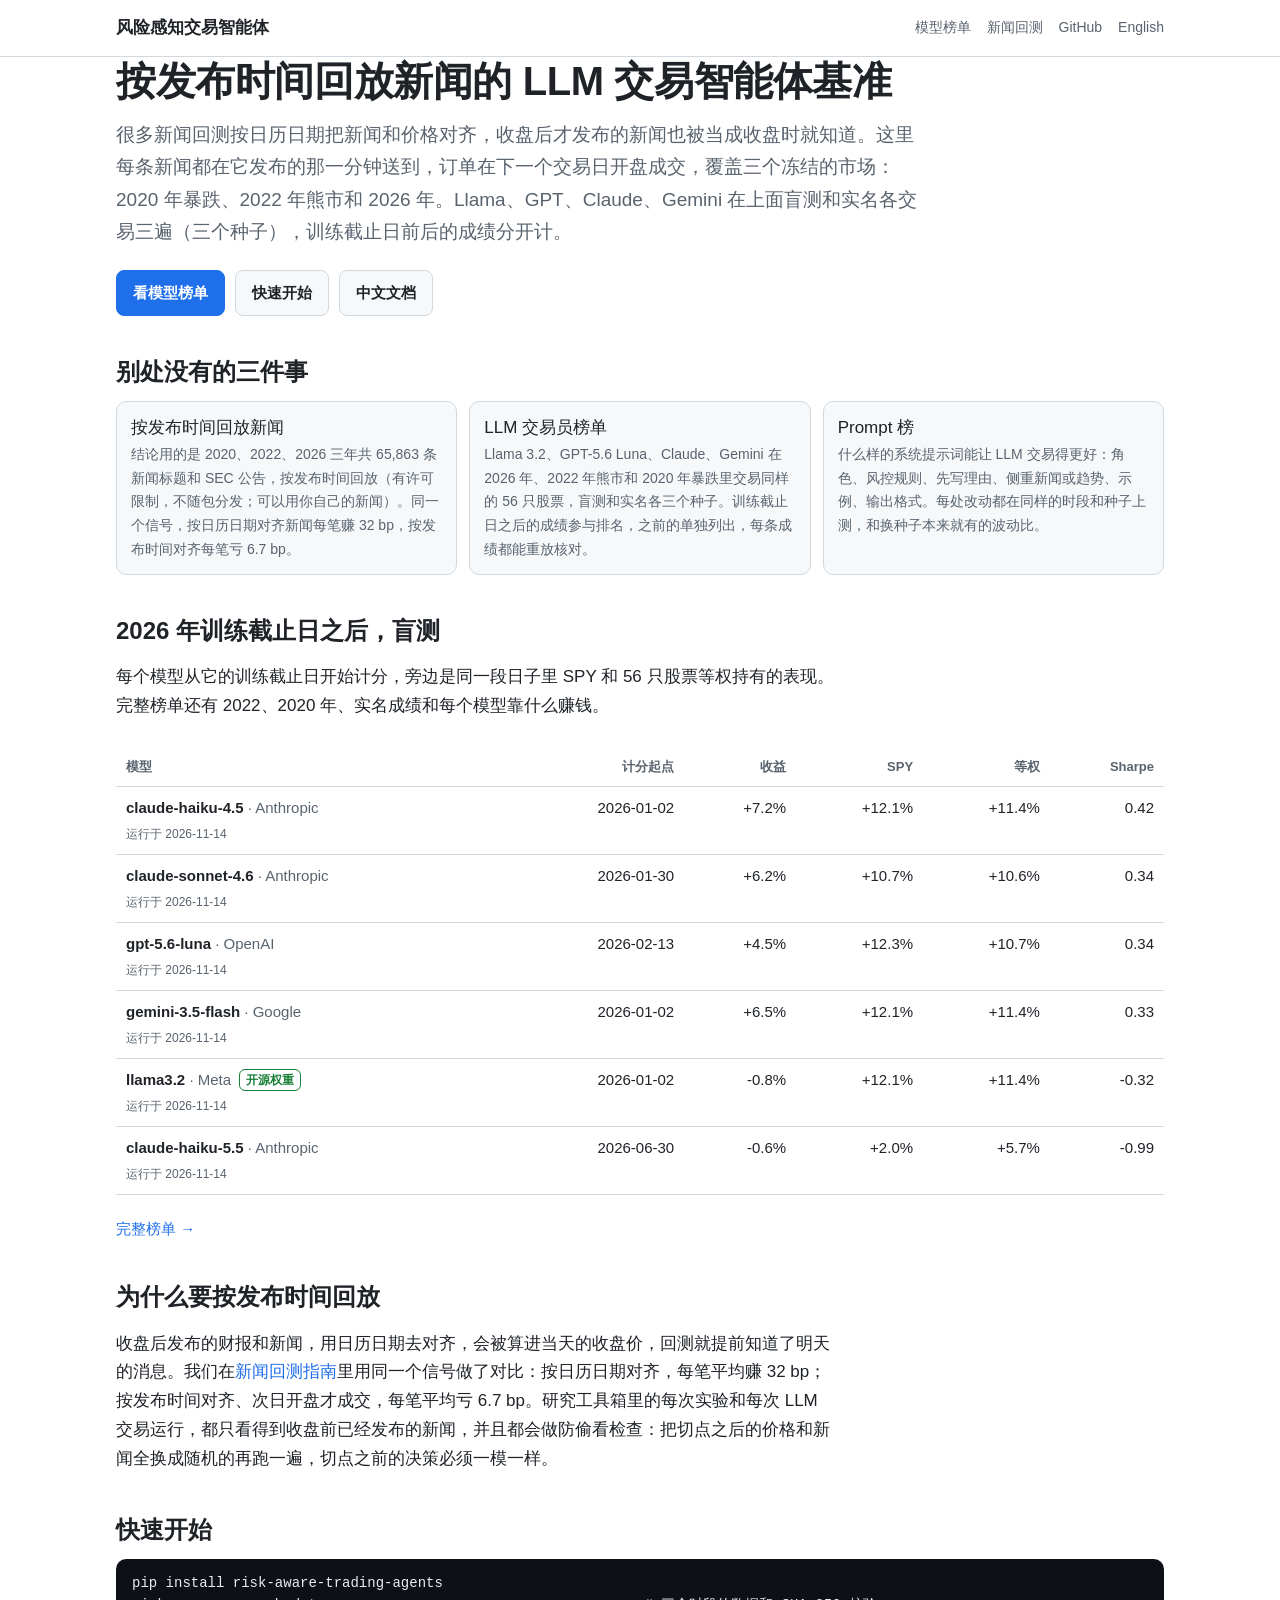
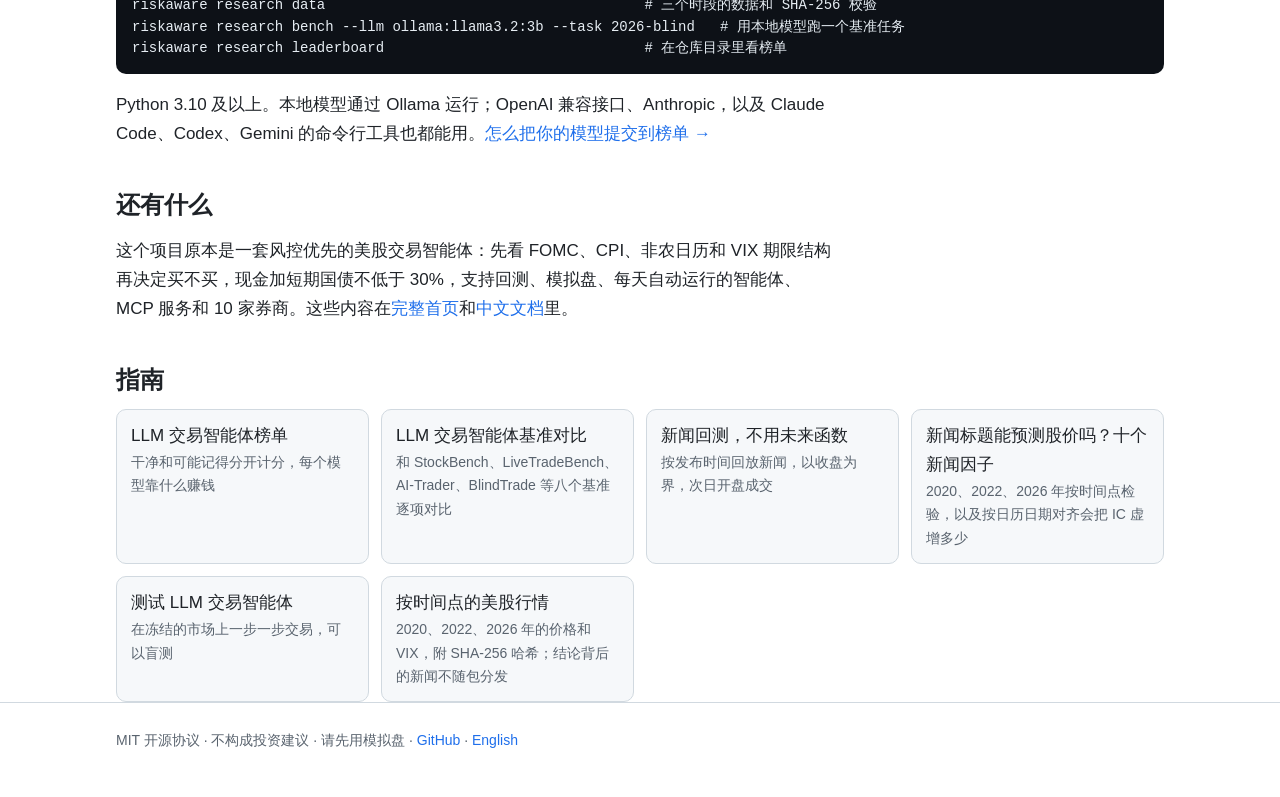
<file: site/zh/index.html>
<!doctype html>
<html lang="zh-Hans">
<head>
<meta charset="utf-8">
<meta name="viewport" content="width=device-width, initial-scale=1">
<title>LLM 交易智能体基准与榜单：按发布时间回放新闻 · 风险感知交易智能体</title>
<meta name="description" content="开源的 LLM 交易智能体基准：新闻按发布时间回放，三个冻结的美股市场：2020 年暴跌、2022 年熊市和 2026 年（结论基于 65,863 条带时间的新闻），公开的模型榜单按训练截止日前后分开计分，还有 Prompt 榜。MIT 开源。">
<meta name="keywords" content="LLM 交易智能体, 大模型炒股, AI 交易基准, 模型榜单, Prompt 榜, 新闻回测, 未来函数, 按时间点数据, 量化回测, 美股数据, 回测框架">
<link rel="canonical" href="https://jackson-cmd.github.io/risk-aware-trading-agents/zh/">
<link rel="alternate" hreflang="en" href="https://jackson-cmd.github.io/risk-aware-trading-agents/">
<link rel="alternate" hreflang="zh-Hans" href="https://jackson-cmd.github.io/risk-aware-trading-agents/zh/">
<link rel="alternate" hreflang="x-default" href="https://jackson-cmd.github.io/risk-aware-trading-agents/">
<meta property="og:type" content="website">
<meta property="og:url" content="https://jackson-cmd.github.io/risk-aware-trading-agents/zh/">
<meta property="og:title" content="风险感知交易智能体：按发布时间回放新闻的 LLM 交易基准">
<meta property="og:description" content="三个冻结的美股市场、基于 65,863 条带发布时间新闻的结论、按训练截止日前后分开计分的 LLM 交易员榜单、Prompt 榜，以及开源的风控优先交易智能体。">
<meta property="og:image" content="https://jackson-cmd.github.io/risk-aware-trading-agents/assets/social-preview.png">
<meta name="twitter:card" content="summary_large_image">
<link rel="stylesheet" href="../assets/guide.css">
<script type="application/ld+json">{"@context":"https://schema.org","@type":"SoftwareSourceCode","name":"风险感知交易智能体（Risk-Aware Trading Agents）","description":"开源的 LLM 交易智能体基准：新闻按发布时间回放，自带 2020、2022、2026 三个冻结的美股市场，结论基于 65,863 条带发布时间的新闻（有许可限制，不随包分发），公开的模型榜单按训练截止日前后分开计分，Prompt 榜比较不同系统提示词；另有风控优先的美股交易智能体、MCP 服务和 10 家券商接口。","inLanguage":"zh-Hans","codeRepository":"https://github.com/jackson-cmd/risk-aware-trading-agents","url":"https://jackson-cmd.github.io/risk-aware-trading-agents/zh/","programmingLanguage":"Python","license":"https://opensource.org/licenses/MIT","keywords":["LLM 交易智能体基准","模型榜单","Prompt 榜","新闻回测","未来函数","按时间点数据"]}</script>
<script type="application/ld+json">{"@context":"https://schema.org","@type":"Dataset","name":"rta-bench-1：按发布时间回放新闻的 LLM 交易智能体基准","alternateName":["LLM 交易智能体基准"],"description":"按发布时间回放新闻的 LLM 交易智能体基准：三个冻结的美股市场（2020 年疫情暴跌、2022 年加息熊市、2026 年至 11 月 11 日），每段都有之前两年起 64 只大盘股和 25 个 ETF 的日线和 VIX 期限结构；六个任务，每个时段盲测和实名各一次；以及公开的 LLM 榜单，训练截止日前后的成绩分开计，每个条目都能重放出同样的数字。结论基于按发布时间回放的 65,863 条新闻标题和 SEC 8-K 公告；标题数据有许可限制、不随包分发。","url":"https://jackson-cmd.github.io/risk-aware-trading-agents/zh/","sameAs":["https://github.com/jackson-cmd/risk-aware-trading-agents","https://huggingface.co/datasets/jacksonwangpro1/rta-bench-llm-trading-benchmark","https://huggingface.co/spaces/jacksonwangpro1/llm-trading-agent-leaderboard"],"license":"https://opensource.org/licenses/MIT","isAccessibleForFree":true,"inLanguage":"zh-Hans","keywords":["LLM 交易智能体基准","LLM 交易智能体榜单","新闻回测","未来函数","按时间点数据","数据污染","美股数据"],"creator":{"@type":"Organization","name":"Risk-Aware Trading Agents contributors","url":"https://github.com/jackson-cmd/risk-aware-trading-agents"},"temporalCoverage":["2018-01-02/2022-12-30","2024-01-02/2026-11-11"],"distribution":[{"@type":"DataDownload","name":"2026 年价格","encodingFormat":"text/csv","contentUrl":"https://github.com/jackson-cmd/risk-aware-trading-agents/raw/main/src/riskaware/research/data/market_2026.csv.gz"},{"@type":"DataDownload","name":"2022 年价格","encodingFormat":"text/csv","contentUrl":"https://github.com/jackson-cmd/risk-aware-trading-agents/raw/main/src/riskaware/research/data/market_2022.csv.gz"},{"@type":"DataDownload","name":"2020 年价格","encodingFormat":"text/csv","contentUrl":"https://github.com/jackson-cmd/risk-aware-trading-agents/raw/main/src/riskaware/research/data/market_2020.csv.gz"},{"@type":"DataDownload","name":"2026 年价格（Hugging Face 上的 Parquet）","encodingFormat":"application/vnd.apache.parquet","contentUrl":"https://huggingface.co/datasets/jacksonwangpro1/rta-bench-llm-trading-benchmark/resolve/main/data/prices.parquet"},{"@type":"DataDownload","name":"2022 年价格（Hugging Face 上的 Parquet）","encodingFormat":"application/vnd.apache.parquet","contentUrl":"https://huggingface.co/datasets/jacksonwangpro1/rta-bench-llm-trading-benchmark/resolve/main/data/prices_2022.parquet"},{"@type":"DataDownload","name":"2020 年价格（Hugging Face 上的 Parquet）","encodingFormat":"application/vnd.apache.parquet","contentUrl":"https://huggingface.co/datasets/jacksonwangpro1/rta-bench-llm-trading-benchmark/resolve/main/data/prices_2020.parquet"},{"@type":"DataDownload","name":"LLM 交易智能体榜单的结果","encodingFormat":"application/json","contentUrl":"https://jackson-cmd.github.io/risk-aware-trading-agents/assets/data/leaderboard.json"}]}</script>
</head>
<body>
<header><div class="wrap wide">
  <a class="brand" href="index.html">风险感知交易智能体</a>
  <nav>
    <a href="leaderboard.html">模型榜单</a>
    <a href="news-backtesting.html">新闻回测</a>
    <a href="https://github.com/jackson-cmd/risk-aware-trading-agents">GitHub</a>
    <a href="../" hreflang="en" lang="en">English</a>
  </nav>
</div></header>

<main class="wrap wide">
<h1>按发布时间回放新闻的 LLM 交易智能体基准</h1>
<p class="lead">很多新闻回测按日历日期把新闻和价格对齐，收盘后才发布的新闻也被当成收盘时就知道。这里每条新闻都在它发布的那一分钟送到，订单在下一个交易日开盘成交，覆盖三个冻结的市场：2020 年暴跌、2022 年熊市和 2026 年。Llama、GPT、Claude、Gemini 在上面盲测和实名各交易三遍（三个种子），训练截止日前后的成绩分开计。</p>
<div class="cta">
  <a class="btn primary" href="leaderboard.html">看模型榜单</a>
  <a class="btn" href="#start">快速开始</a>
  <a class="btn" href="https://github.com/jackson-cmd/risk-aware-trading-agents/blob/main/README_zh.md">中文文档</a>
</div>

<h2 id="unique">别处没有的三件事</h2>
<div class="more">
  <a href="news-backtesting.html">按发布时间回放新闻<span>结论用的是 2020、2022、2026 三年共 65,863 条新闻标题和 SEC 公告，按发布时间回放（有许可限制，不随包分发；可以用你自己的新闻）。同一个信号，按日历日期对齐新闻每笔赚 32 bp，按发布时间对齐每笔亏 6.7 bp。</span></a>
  <a href="leaderboard.html">LLM 交易员榜单<span>Llama 3.2、GPT-5.6 Luna、Claude、Gemini 在 2026 年、2022 年熊市和 2020 年暴跌里交易同样的 56 只股票，盲测和实名各三个种子。训练截止日之后的成绩参与排名，之前的单独列出，每条成绩都能重放核对。</span></a>
  <a href="leaderboard.html#prompts">Prompt 榜<span>什么样的系统提示词能让 LLM 交易得更好：角色、风控规则、先写理由、侧重新闻或趋势、示例、输出格式。每处改动都在同样的时段和种子上测，和换种子本来就有的波动比。</span></a>
</div>

<h2 id="board">2026 年训练截止日之后，盲测</h2>
<p>每个模型从它的训练截止日开始计分，旁边是同一段日子里 SPY 和 56 只股票等权持有的表现。完整榜单还有 2022、2020 年、实名成绩和每个模型靠什么赚钱。</p>
<!-- board:teaser -->
<div class="table-wrap"><table class="board"><thead><tr><th>模型</th><th class="num">计分起点</th><th class="num">收益</th><th class="num">SPY</th><th class="num">等权</th><th class="num">Sharpe</th></tr></thead><tbody>
<tr><td><b>claude-haiku-4.5</b><span class="muted"> · Anthropic</span><br><span class="muted small">运行于 2026-11-14</span></td><td class="num">2026-01-02</td><td class="num">+7.2%</td><td class="num">+12.1%</td><td class="num">+11.4%</td><td class="num">0.42</td></tr>
<tr><td><b>claude-sonnet-4.6</b><span class="muted"> · Anthropic</span><br><span class="muted small">运行于 2026-11-14</span></td><td class="num">2026-01-30</td><td class="num">+6.2%</td><td class="num">+10.7%</td><td class="num">+10.6%</td><td class="num">0.34</td></tr>
<tr><td><b>gpt-5.6-luna</b><span class="muted"> · OpenAI</span><br><span class="muted small">运行于 2026-11-14</span></td><td class="num">2026-02-13</td><td class="num">+4.5%</td><td class="num">+12.3%</td><td class="num">+10.7%</td><td class="num">0.34</td></tr>
<tr><td><b>gemini-3.5-flash</b><span class="muted"> · Google</span><br><span class="muted small">运行于 2026-11-14</span></td><td class="num">2026-01-02</td><td class="num">+6.5%</td><td class="num">+12.1%</td><td class="num">+11.4%</td><td class="num">0.33</td></tr>
<tr><td><b>llama3.2</b><span class="muted"> · Meta</span> <span class="badge">开源权重</span><br><span class="muted small">运行于 2026-11-14</span></td><td class="num">2026-01-02</td><td class="num">-0.8%</td><td class="num">+12.1%</td><td class="num">+11.4%</td><td class="num">-0.32</td></tr>
<tr><td><b>claude-haiku-5.5</b><span class="muted"> · Anthropic</span><br><span class="muted small">运行于 2026-11-14</span></td><td class="num">2026-06-30</td><td class="num">-0.6%</td><td class="num">+2.0%</td><td class="num">+5.7%</td><td class="num">-0.99</td></tr>
</tbody></table></div>
<!-- /board:teaser -->
<p class="note"><a href="leaderboard.html">完整榜单 →</a></p>

<h2 id="why">为什么要按发布时间回放</h2>
<p>收盘后发布的财报和新闻，用日历日期去对齐，会被算进当天的收盘价，回测就提前知道了明天的消息。我们在<a href="news-backtesting.html">新闻回测指南</a>里用同一个信号做了对比：按日历日期对齐，每笔平均赚 32 bp；按发布时间对齐、次日开盘才成交，每笔平均亏 6.7 bp。研究工具箱里的每次实验和每次 LLM 交易运行，都只看得到收盘前已经发布的新闻，并且都会做防偷看检查：把切点之后的价格和新闻全换成随机的再跑一遍，切点之前的决策必须一模一样。</p>

<h2 id="start">快速开始</h2>
<pre>pip install risk-aware-trading-agents
riskaware research data                                      # 三个时段的数据和 SHA-256 校验
riskaware research bench --llm ollama:llama3.2:3b --task 2026-blind   # 用本地模型跑一个基准任务
riskaware research leaderboard                               # 在仓库目录里看榜单</pre>
<p>Python 3.10 及以上。本地模型通过 Ollama 运行；OpenAI 兼容接口、Anthropic，以及 Claude Code、Codex、Gemini 的命令行工具也都能用。<a href="leaderboard.html#submit">怎么把你的模型提交到榜单 →</a></p>

<h2 id="more">还有什么</h2>
<p>这个项目原本是一套风控优先的美股交易智能体：先看 FOMC、CPI、非农日历和 VIX 期限结构再决定买不买，现金加短期国债不低于 30%，支持回测、模拟盘、每天自动运行的智能体、MCP 服务和 10 家券商。这些内容在<a href="../?lang=zh">完整首页</a>和<a href="https://github.com/jackson-cmd/risk-aware-trading-agents/blob/main/README_zh.md">中文文档</a>里。</p>

<h2>指南</h2>
<div class="more">
  <a href="leaderboard.html">LLM 交易智能体榜单<span>干净和可能记得分开计分，每个模型靠什么赚钱</span></a>
  <a href="llm-trading-benchmarks.html">LLM 交易智能体基准对比<span>和 StockBench、LiveTradeBench、AI-Trader、BlindTrade 等八个基准逐项对比</span></a>
  <a href="news-backtesting.html">新闻回测，不用未来函数<span>按发布时间回放新闻，以收盘为界，次日开盘成交</span></a>
  <a href="news-factors.html">新闻标题能预测股价吗？十个新闻因子<span>2020、2022、2026 年按时间点检验，以及按日历日期对齐会把 IC 虚增多少</span></a>
  <a href="llm-trading-agents.html">测试 LLM 交易智能体<span>在冻结的市场上一步一步交易，可以盲测</span></a>
  <a href="point-in-time-market-data.html">按时间点的美股行情<span>2020、2022、2026 年的价格和 VIX，附 SHA-256 哈希；结论背后的新闻不随包分发</span></a>
</div>
</main>

<footer><div class="wrap wide">MIT 开源协议 · 不构成投资建议 · 请先用模拟盘 · <a href="https://github.com/jackson-cmd/risk-aware-trading-agents">GitHub</a> · <a href="../" hreflang="en">English</a></div></footer>
</body>
</html>
</file>
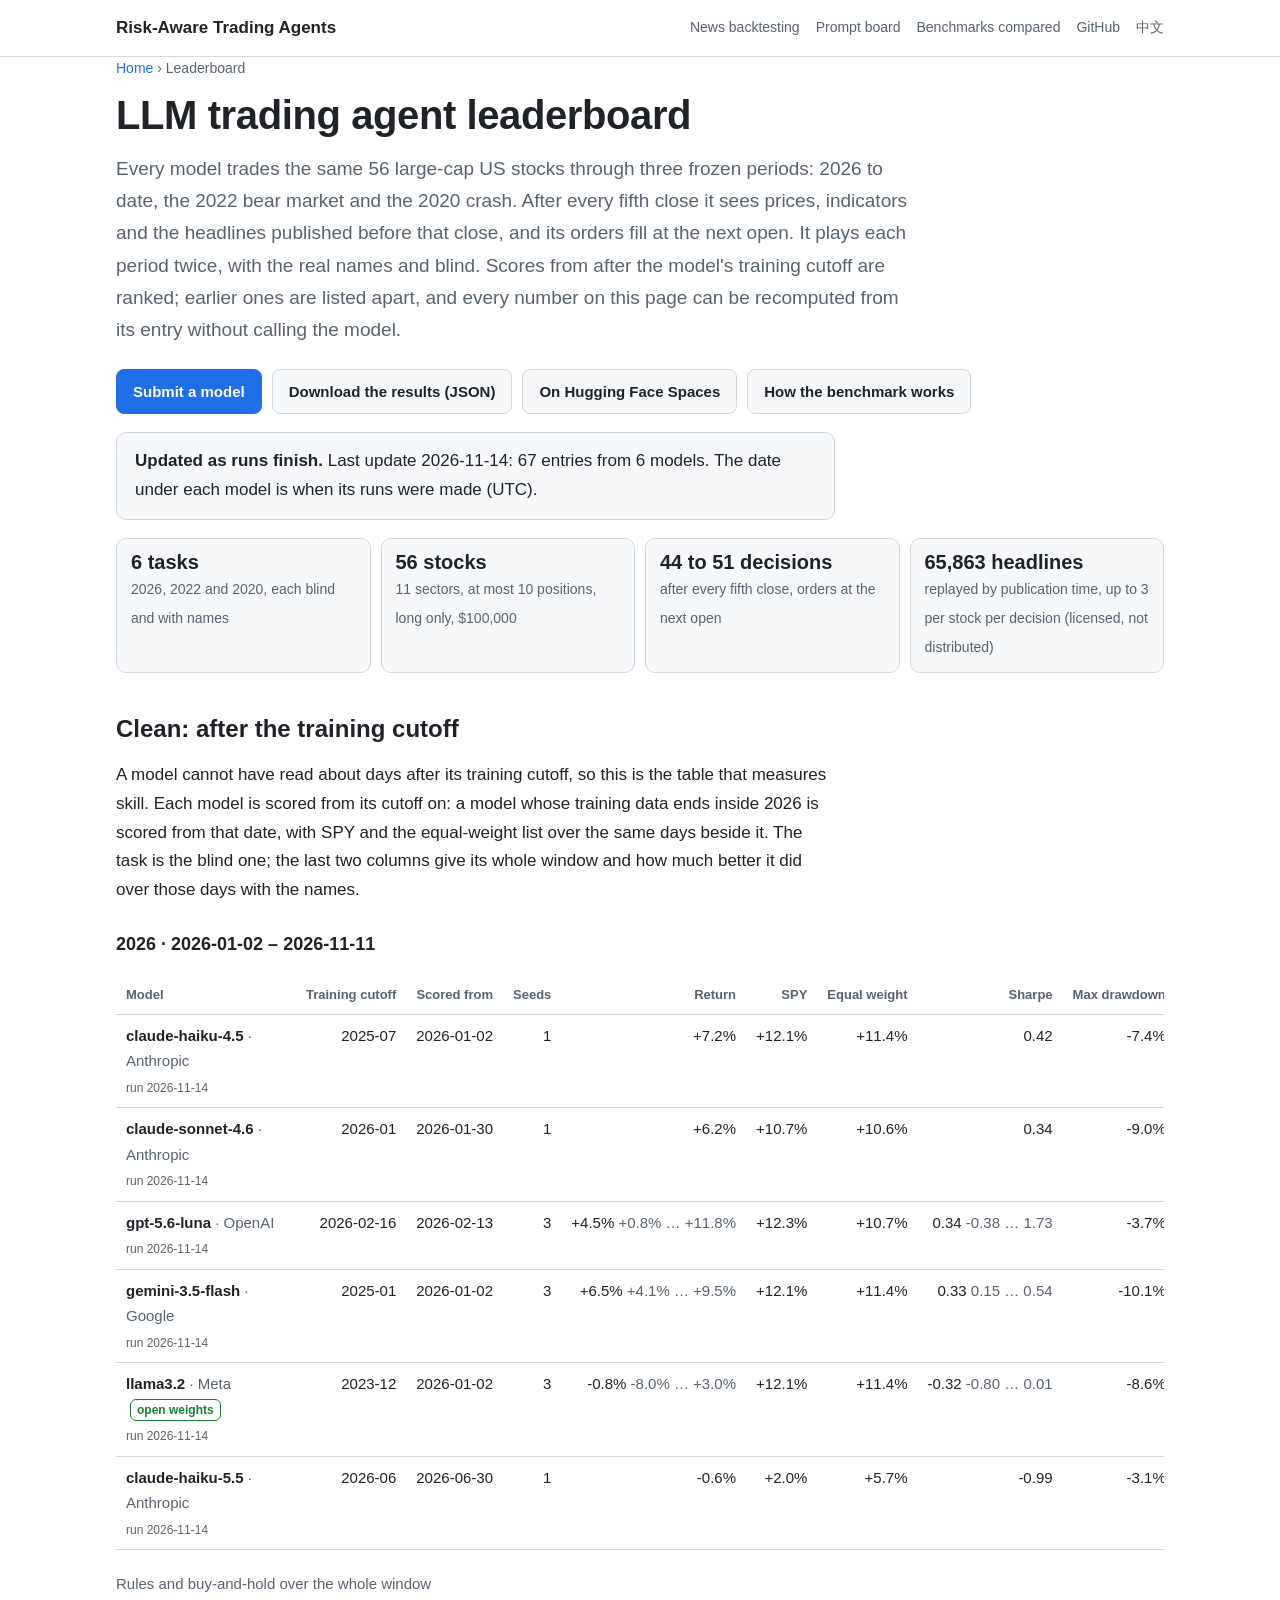
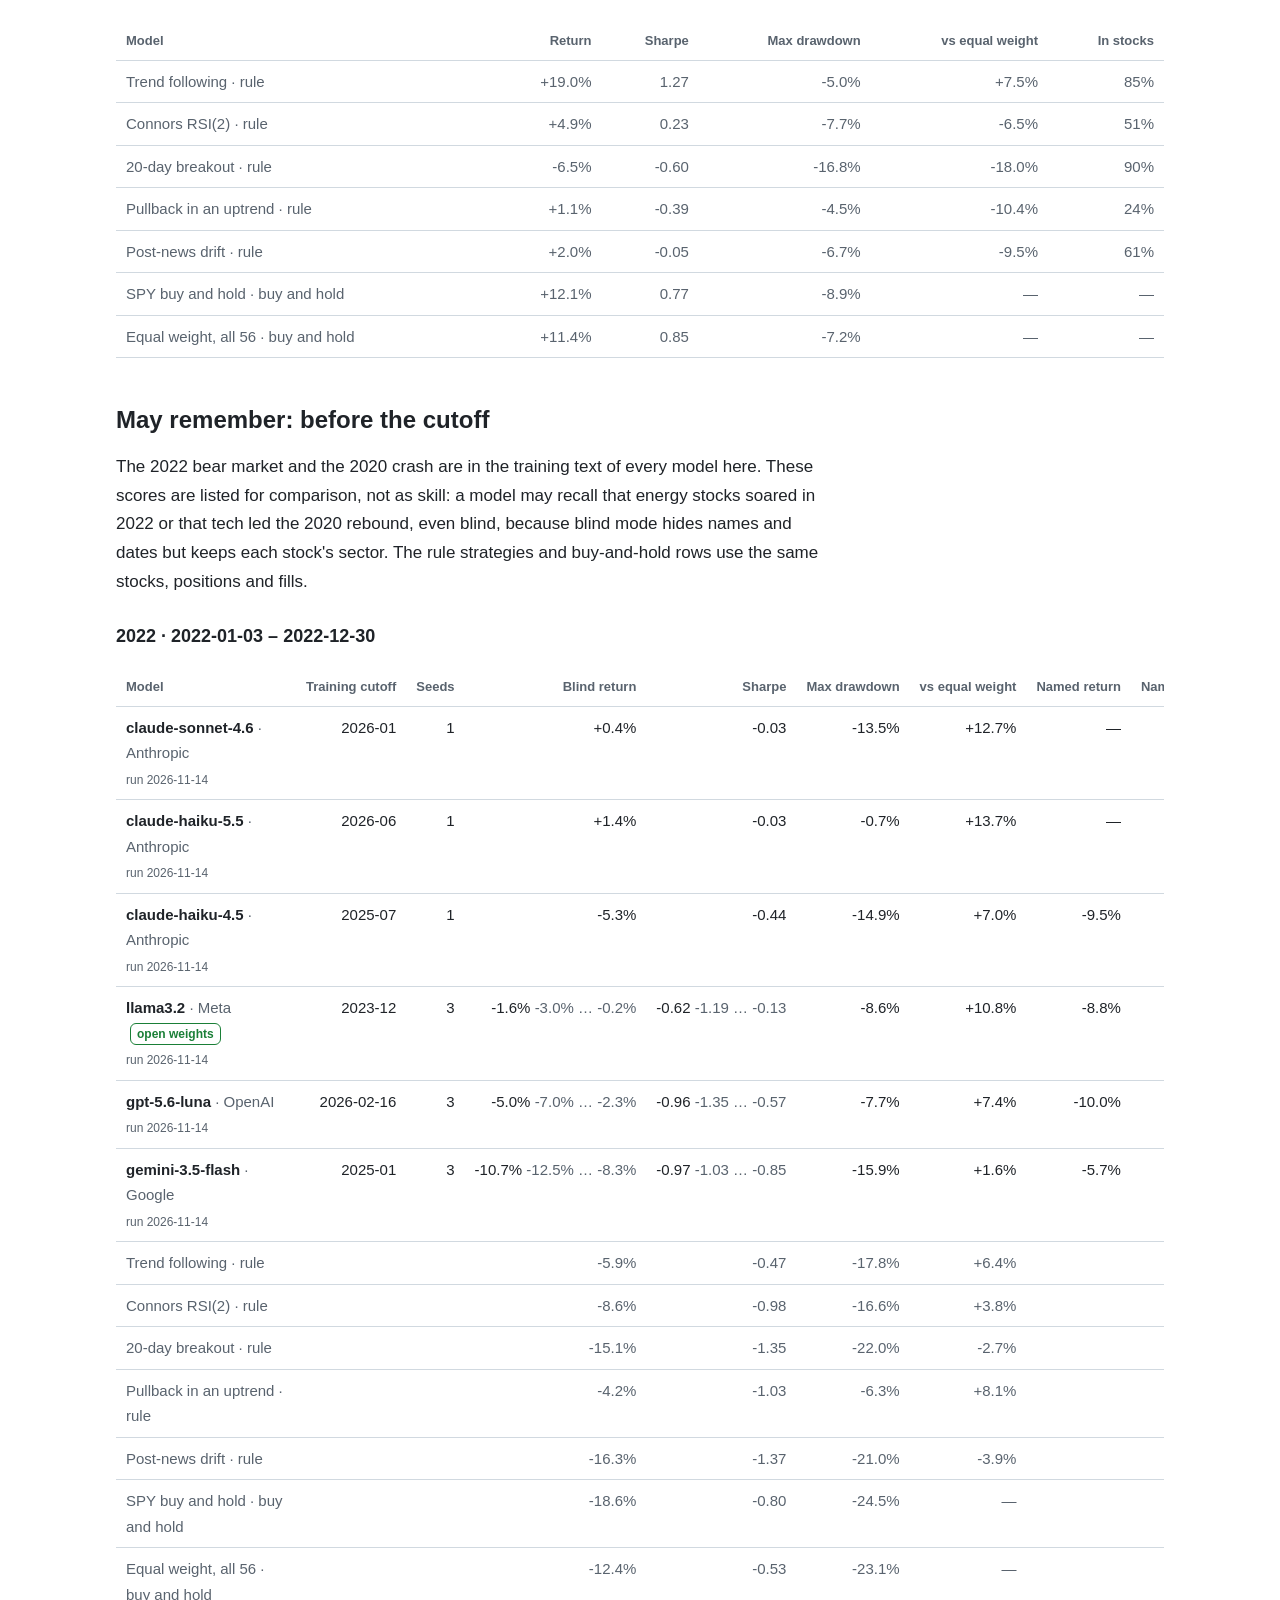
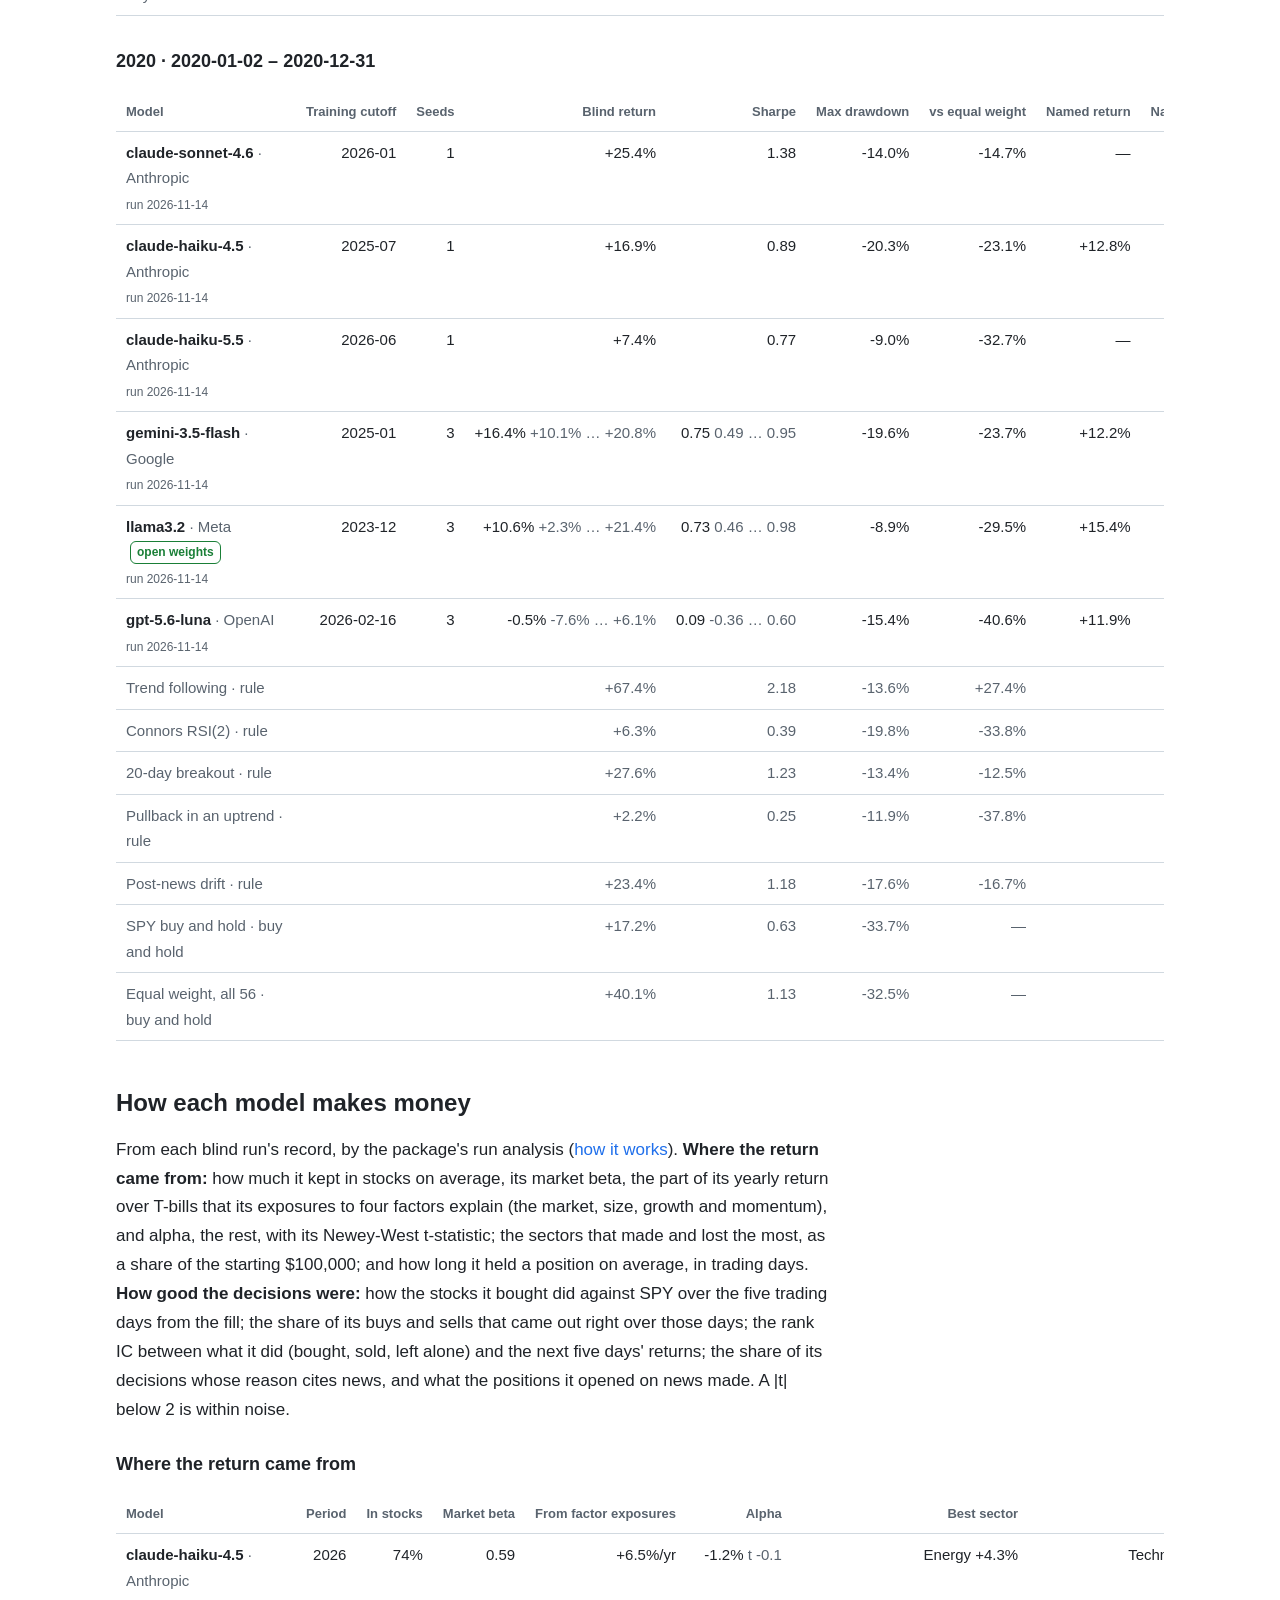
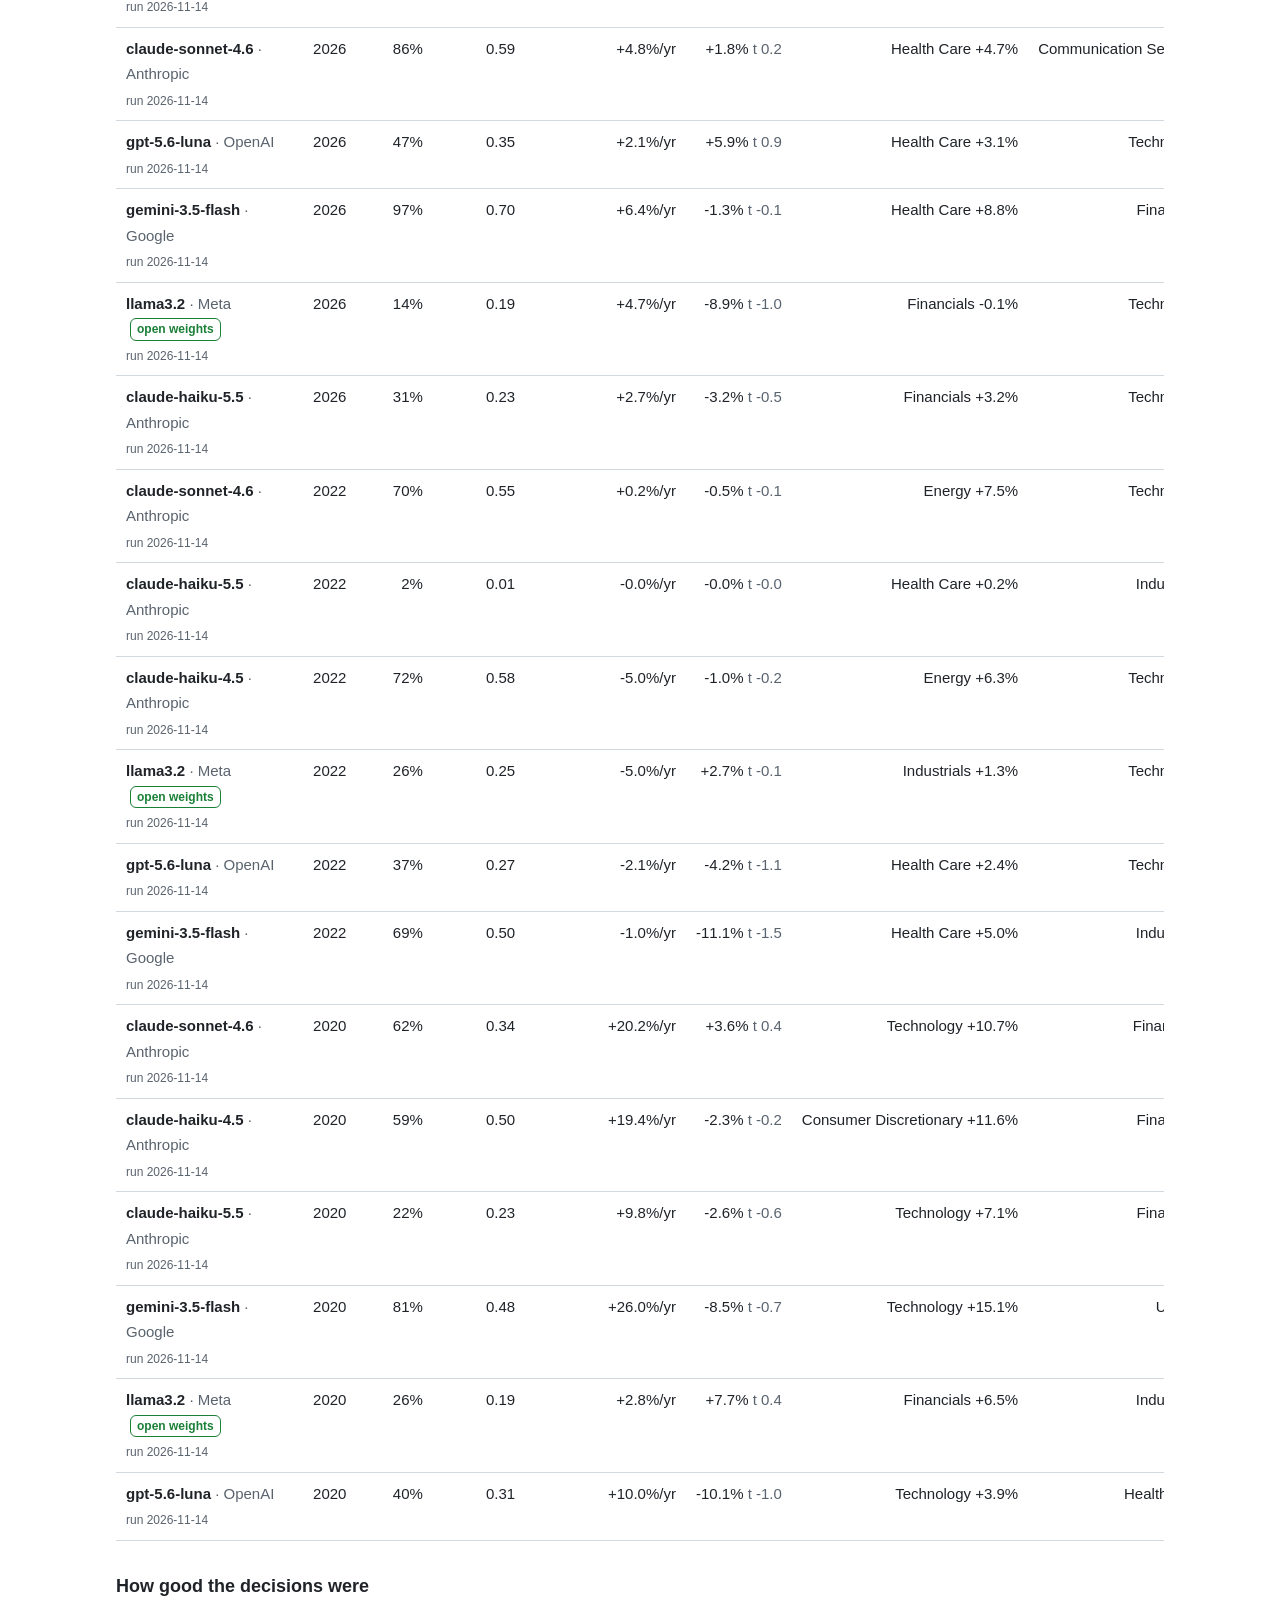
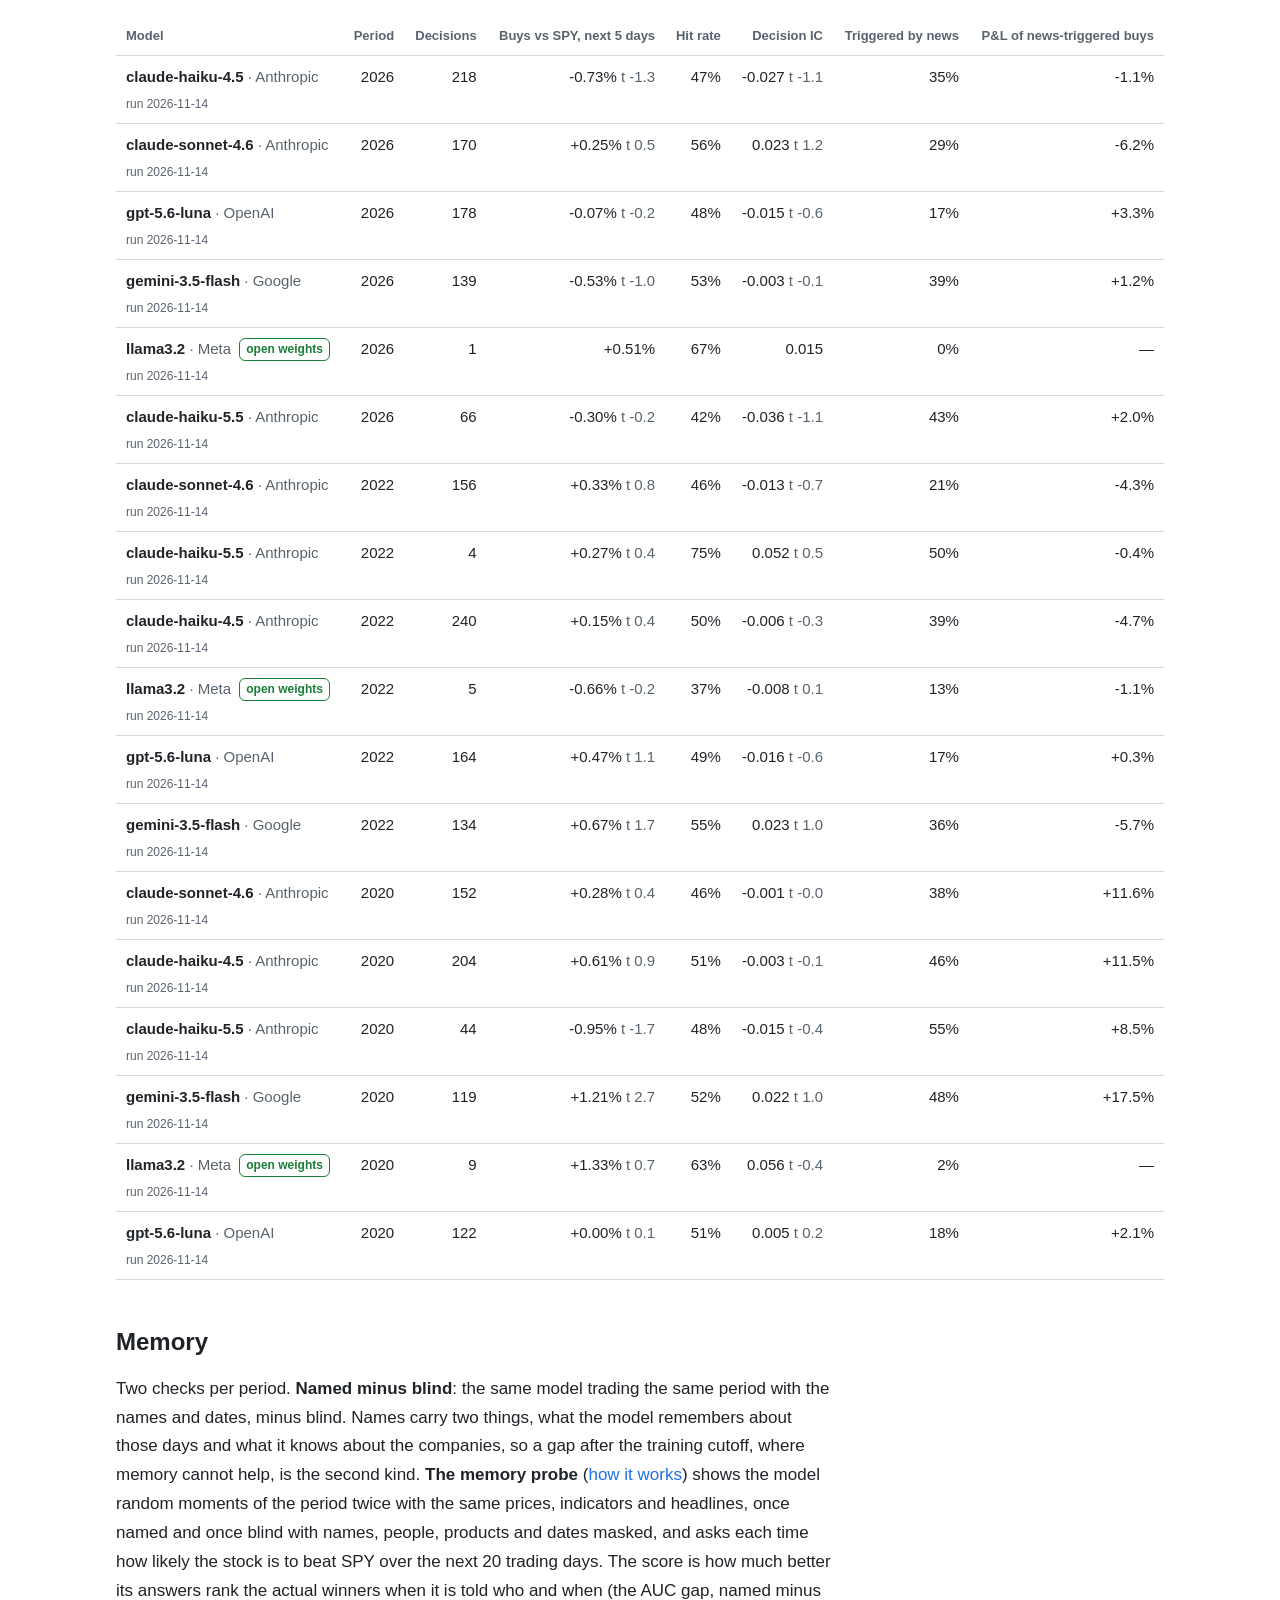
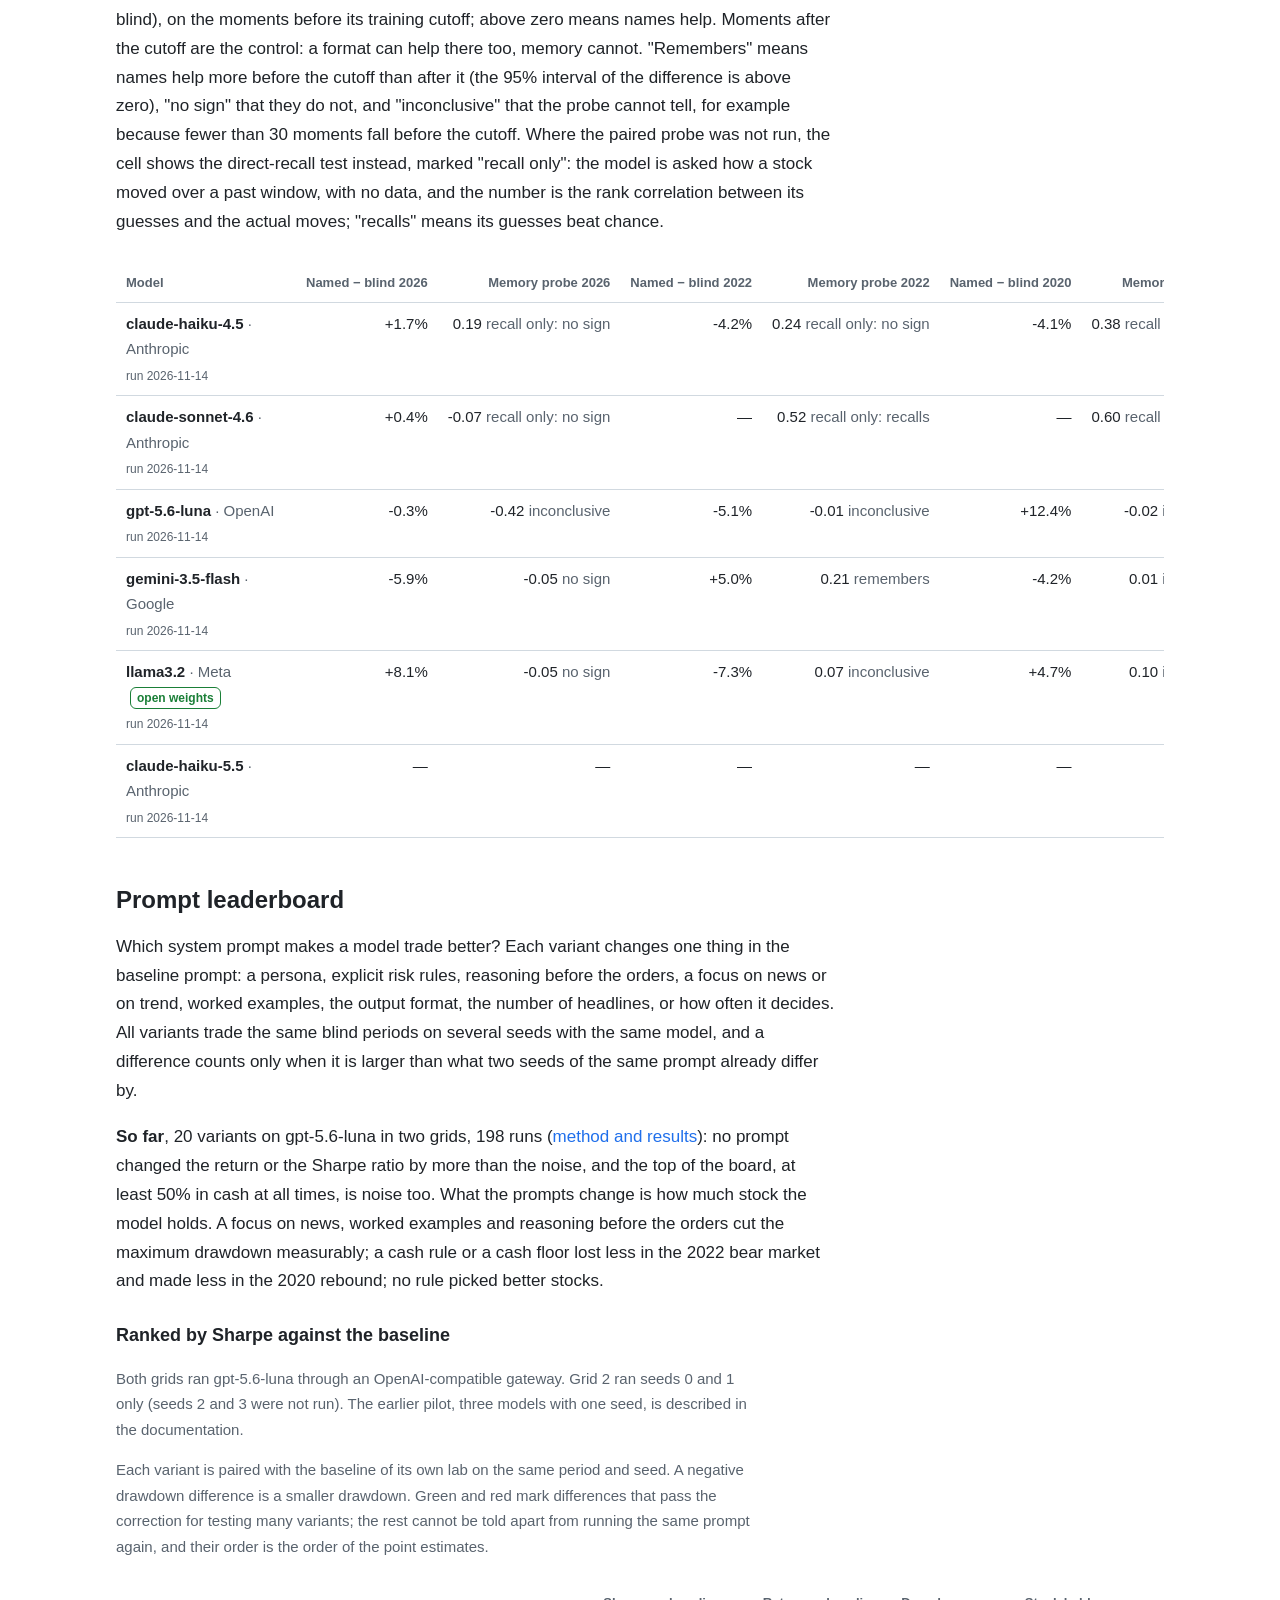
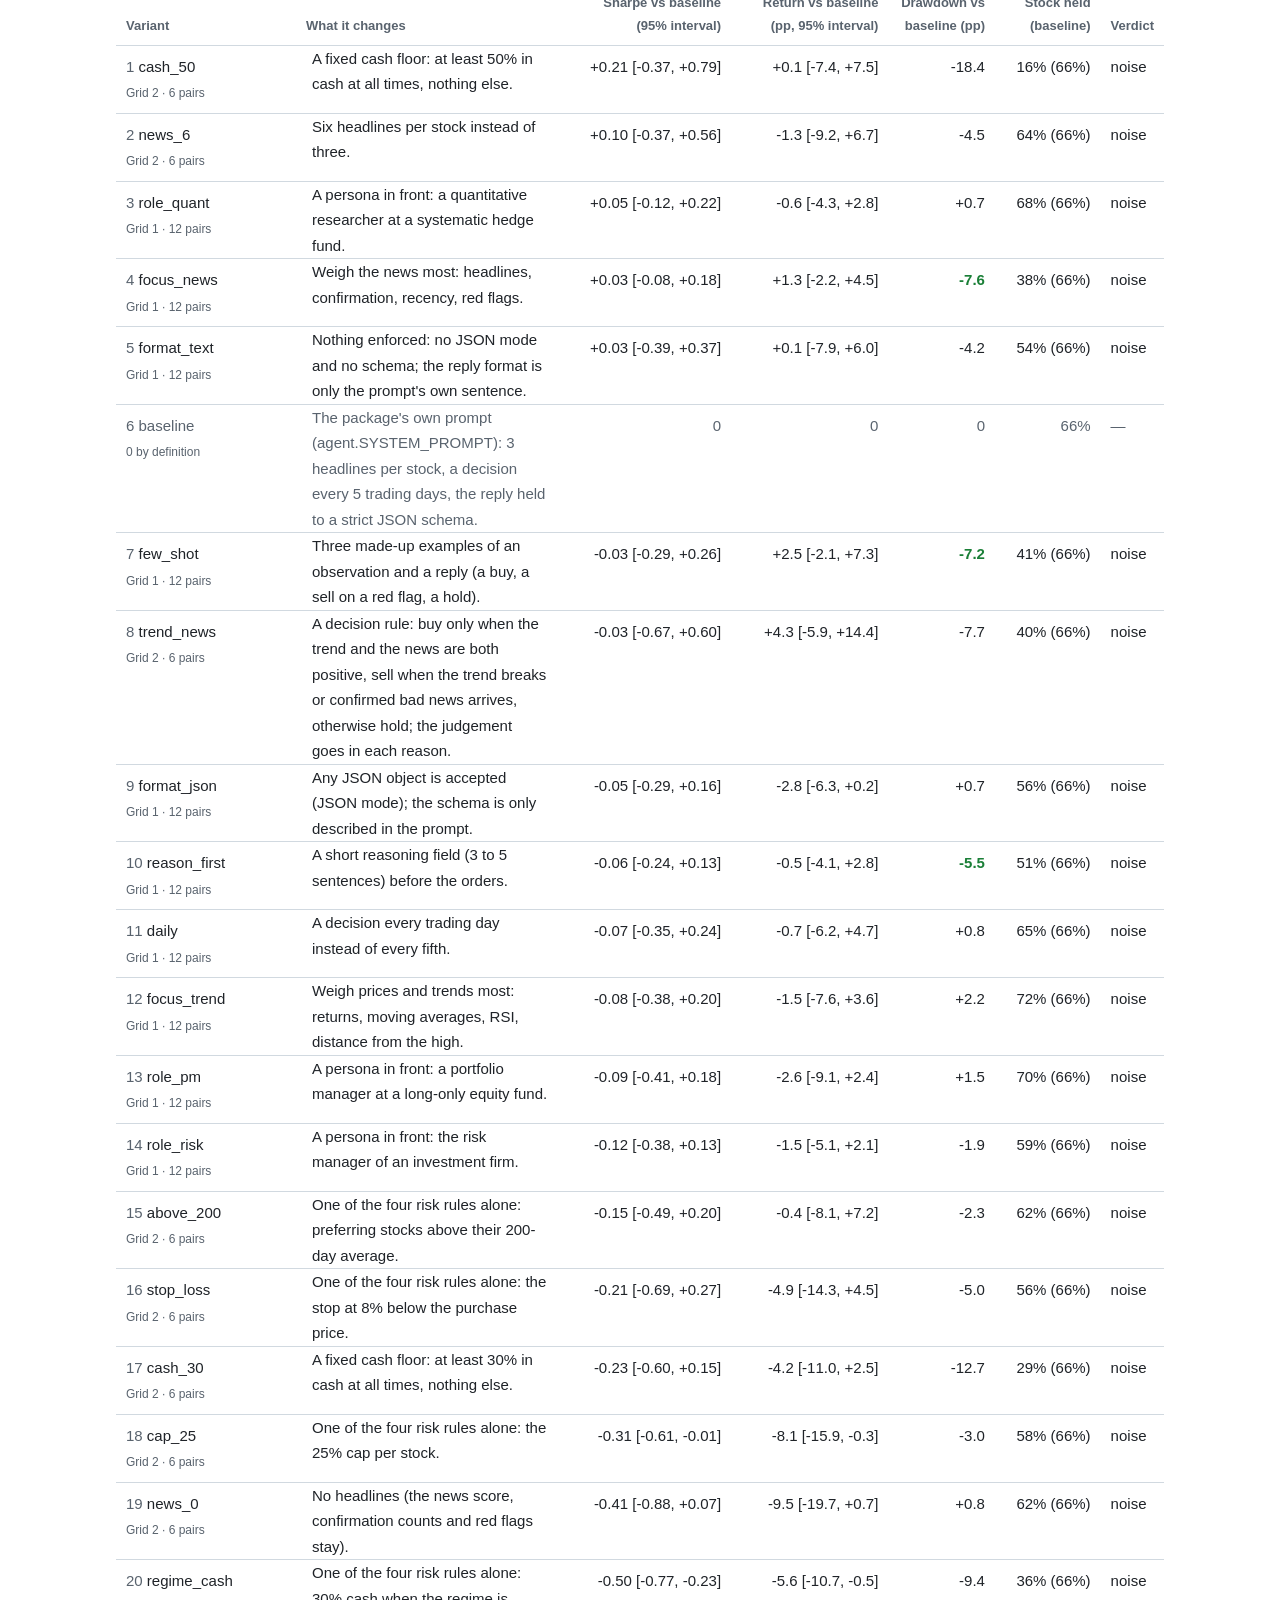
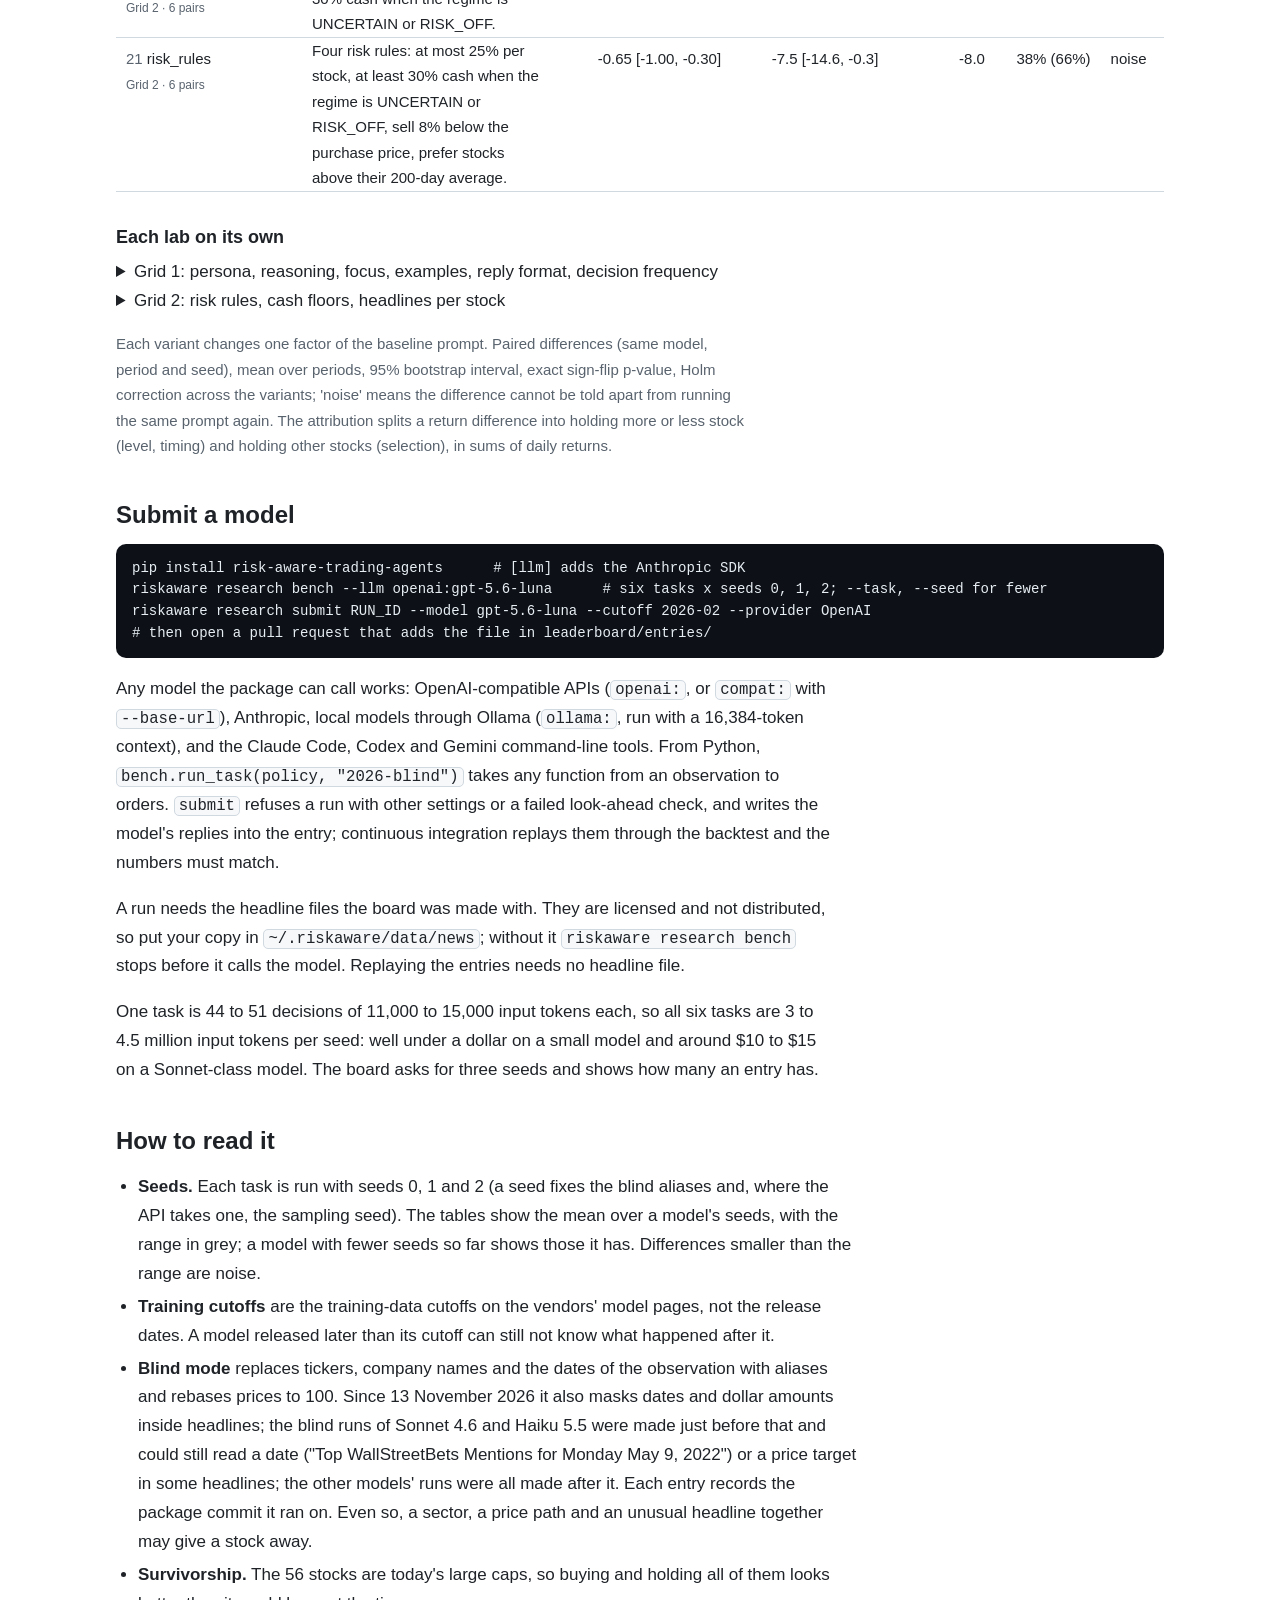
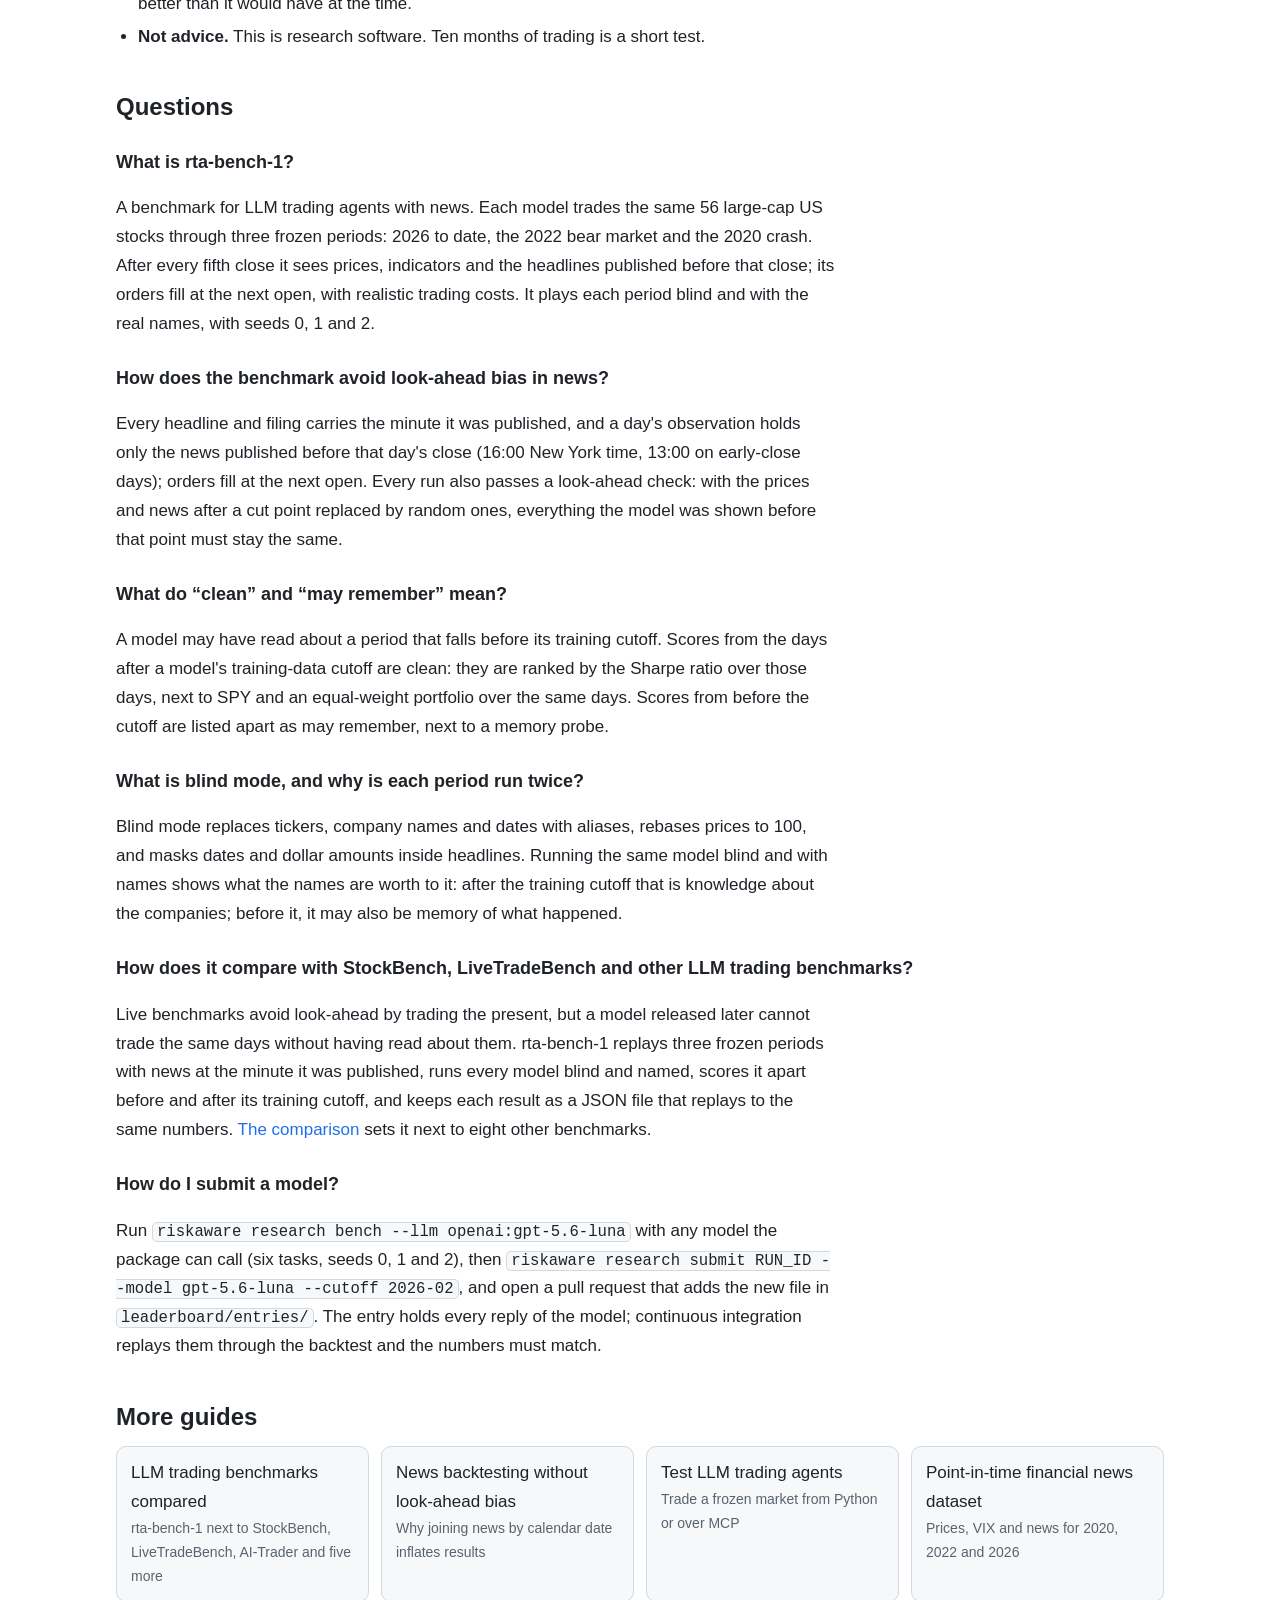
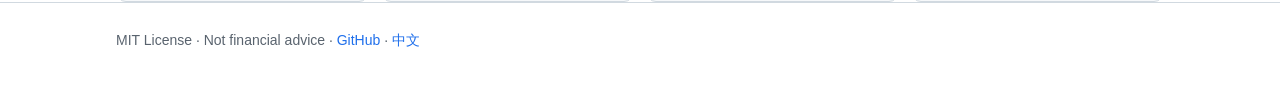
<file: site/leaderboard.html>
<!doctype html>
<html lang="en">
<head>
<meta charset="utf-8">
<meta name="viewport" content="width=device-width, initial-scale=1">
<title>LLM trading leaderboard: a benchmark for LLM trading agents with point-in-time news · Risk-Aware Trading Agents</title>
<meta name="description" content="The LLM trading leaderboard (rta-bench-1), a benchmark for LLM trading agents with news: GPT, Claude, Gemini and other models trade 56 US large caps through 2026, the 2022 bear market and the 2020 crash on news replayed by publication time, blind and with names, scored apart before and after its training cutoff. Every number replays from a JSON file.">
<link rel="canonical" href="https://jackson-cmd.github.io/risk-aware-trading-agents/leaderboard.html">
<link rel="alternate" hreflang="en" href="https://jackson-cmd.github.io/risk-aware-trading-agents/leaderboard.html">
<link rel="alternate" hreflang="zh-Hans" href="https://jackson-cmd.github.io/risk-aware-trading-agents/zh/leaderboard.html">
<link rel="alternate" hreflang="x-default" href="https://jackson-cmd.github.io/risk-aware-trading-agents/leaderboard.html">
<meta property="og:type" content="article">
<meta property="og:url" content="https://jackson-cmd.github.io/risk-aware-trading-agents/leaderboard.html">
<meta property="og:title" content="LLM trading agent leaderboard (rta-bench-1)">
<meta property="og:description" content="LLMs trade the 2026, 2022 and 2020 markets on news replayed by publication time, blind and named, scored apart before and after their training cutoffs. Every result replays from a JSON file.">
<meta property="og:image" content="https://jackson-cmd.github.io/risk-aware-trading-agents/assets/social-preview.png">
<meta name="twitter:card" content="summary_large_image">
<link rel="stylesheet" href="assets/guide.css">
<script type="application/ld+json">{"@context":"https://schema.org","@type":"Dataset","name":"rta-bench-1: LLM trading leaderboard","alternateName":["LLM trading agent leaderboard","A benchmark for LLM trading agents with news replayed by publication time"],"description":"Results of LLM trading agents on rta-bench-1: each model trades the 56 megacap US stocks through the frozen 2026, 2022 and 2020 periods on prices and news replayed by publication time, once with ticker names and once blind, deciding after every fifth close with orders at the next open. Each result records the model's training cutoff, whether the window is after it, the return, Sharpe ratio, drawdown, where the return came from, and the model's replies, so that every number can be recomputed. The results are based on news replayed by publication time; the headline data has license restrictions and is not distributed.","url":"https://jackson-cmd.github.io/risk-aware-trading-agents/leaderboard.html","sameAs":["https://github.com/jackson-cmd/risk-aware-trading-agents/tree/main/leaderboard","https://huggingface.co/datasets/jacksonwangpro1/rta-bench-llm-trading-benchmark","https://huggingface.co/spaces/jacksonwangpro1/llm-trading-agent-leaderboard"],"license":"https://opensource.org/licenses/MIT","isAccessibleForFree":true,"inLanguage":"en","keywords":["LLM trading agent benchmark","LLM trading leaderboard","benchmark for LLM trading agents with news","news backtesting without look-ahead bias","point-in-time data","AI trading leaderboard","financial LLM evaluation","data contamination","training cutoff","GPT","Claude","Gemini","Llama"],"creator":{"@type":"Organization","name":"Risk-Aware Trading Agents contributors","url":"https://github.com/jackson-cmd/risk-aware-trading-agents"},"temporalCoverage":["2020-01-02/2020-12-31","2022-01-03/2022-12-30","2026-01-02/2026-11-11"],"variableMeasured":["total return","Sharpe ratio","maximum drawdown","return after the training cutoff","named minus blind return","memory probe AUC gap","alpha","market beta","decision IC"],"measurementTechnique":"Backtest with point-in-time prices and news, orders at the next open, a look-ahead check of every observation, replay of every entry","distribution":[{"@type":"DataDownload","name":"Leaderboard results","encodingFormat":"application/json","contentUrl":"https://jackson-cmd.github.io/risk-aware-trading-agents/assets/data/leaderboard.json"}],"isPartOf":{"@type":"WebSite","name":"Risk-Aware Trading Agents","url":"https://jackson-cmd.github.io/risk-aware-trading-agents/"}}</script>
<script type="application/ld+json">{"@context":"https://schema.org","@type":"BreadcrumbList","itemListElement":[{"@type":"ListItem","position":1,"name":"Home","item":"https://jackson-cmd.github.io/risk-aware-trading-agents/"},{"@type":"ListItem","position":2,"name":"Leaderboard","item":"https://jackson-cmd.github.io/risk-aware-trading-agents/leaderboard.html"}]}</script>
<script type="application/ld+json">{"@context":"https://schema.org","@type":"FAQPage","inLanguage":"en","mainEntity":[{"@type":"Question","name":"What is rta-bench-1?","acceptedAnswer":{"@type":"Answer","text":"A benchmark for LLM trading agents with news. Each model trades the same 56 large-cap US stocks through three frozen periods: 2026 to date, the 2022 bear market and the 2020 crash. After every fifth close it sees prices, indicators and the headlines published before that close; its orders fill at the next open, with realistic trading costs. It plays each period blind and with the real names, with seeds 0, 1 and 2."}},{"@type":"Question","name":"How does the benchmark avoid look-ahead bias in news?","acceptedAnswer":{"@type":"Answer","text":"Every headline and filing carries the minute it was published, and a day's observation holds only the news published before that day's close (16:00 New York time, 13:00 on early-close days); orders fill at the next open. Every run also passes a look-ahead check: with the prices and news after a cut point replaced by random ones, everything the model was shown before that point must stay the same."}},{"@type":"Question","name":"What do “clean” and “may remember” mean?","acceptedAnswer":{"@type":"Answer","text":"A model may have read about a period that falls before its training cutoff. Scores from the days after a model's training-data cutoff are clean: they are ranked by the Sharpe ratio over those days, next to SPY and an equal-weight portfolio over the same days. Scores from before the cutoff are listed apart as may remember, next to a memory probe."}},{"@type":"Question","name":"What is blind mode, and why is each period run twice?","acceptedAnswer":{"@type":"Answer","text":"Blind mode replaces tickers, company names and dates with aliases, rebases prices to 100, and masks dates and dollar amounts inside headlines. Running the same model blind and with names shows what the names are worth to it: after the training cutoff that is knowledge about the companies; before it, it may also be memory of what happened."}},{"@type":"Question","name":"How does it compare with StockBench, LiveTradeBench and other LLM trading benchmarks?","acceptedAnswer":{"@type":"Answer","text":"Live benchmarks avoid look-ahead by trading the present, but a model released later cannot trade the same days without having read about them. rta-bench-1 replays three frozen periods with news at the minute it was published, runs every model blind and named, scores it apart before and after its training cutoff, and keeps each result as a JSON file that replays to the same numbers. The comparison sets it next to eight other benchmarks."}},{"@type":"Question","name":"How do I submit a model?","acceptedAnswer":{"@type":"Answer","text":"Run riskaware research bench --llm openai:gpt-5.6-luna with any model the package can call (six tasks, seeds 0, 1 and 2), then riskaware research submit RUN_ID --model gpt-5.6-luna --cutoff 2026-02, and open a pull request that adds the new file in leaderboard/entries/. The entry holds every reply of the model; continuous integration replays them through the backtest and the numbers must match."}}]}</script>
</head>
<body>
<header><div class="wrap wide">
  <a class="brand" href="./">Risk-Aware Trading Agents</a>
  <nav>
    <a href="news-backtesting.html">News backtesting</a>
    <a href="#prompts">Prompt board</a>
    <a href="llm-trading-benchmarks.html">Benchmarks compared</a>
    <a href="https://github.com/jackson-cmd/risk-aware-trading-agents">GitHub</a>
    <a href="zh/leaderboard.html" hreflang="zh-Hans" lang="zh-Hans">中文</a>
  </nav>
</div></header>

<main class="wrap wide">
<p class="crumbs"><a href="./">Home</a> › Leaderboard</p>
<h1>LLM trading agent leaderboard</h1>
<p class="lead">Every model trades the same 56 large-cap US stocks through three frozen periods: 2026 to date, the 2022 bear market and the 2020 crash. After every fifth close it sees prices, indicators and the headlines published before that close, and its orders fill at the next open. It plays each period twice, with the real names and blind. Scores from after the model's training cutoff are ranked; earlier ones are listed apart, and every number on this page can be recomputed from its entry without calling the model.</p>
<div class="cta">
  <a class="btn primary" href="#submit">Submit a model</a>
  <a class="btn" href="assets/data/leaderboard.json">Download the results (JSON)</a>
  <a class="btn" href="https://huggingface.co/spaces/jacksonwangpro1/llm-trading-agent-leaderboard">On Hugging Face Spaces</a>
  <a class="btn" href="https://github.com/jackson-cmd/risk-aware-trading-agents/blob/main/docs/leaderboard.md">How the benchmark works</a>
</div>

<!-- board:updated -->
<p class="box"><b>Updated as runs finish.</b> Last update 2026-11-14: 67 entries from 6 models. The date under each model is when its runs were made (UTC).</p>
<!-- /board:updated -->

<div class="facts">
  <div><b>6 tasks</b><span>2026, 2022 and 2020, each blind and with names</span></div>
  <div><b>56 stocks</b><span>11 sectors, at most 10 positions, long only, $100,000</span></div>
  <div><b>44 to 51 decisions</b><span>after every fifth close, orders at the next open</span></div>
  <div><b>65,863 headlines</b><span>replayed by publication time, up to 3 per stock per decision (licensed, not distributed)</span></div>
</div>

<h2 id="clean">Clean: after the training cutoff</h2>
<p>A model cannot have read about days after its training cutoff, so this is the table that measures skill. Each model is scored from its cutoff on: a model whose training data ends inside 2026 is scored from that date, with SPY and the equal-weight list over the same days beside it. The task is the blind one; the last two columns give its whole window and how much better it did over those days with the names.</p>
<!-- board:clean -->
<h3 id="clean-2026">2026 · 2026-01-02 – 2026-11-11</h3>
<div class="table-wrap"><table class="board"><thead><tr><th>Model</th><th class="num">Training cutoff</th><th class="num">Scored from</th><th class="num">Seeds</th><th class="num">Return</th><th class="num">SPY</th><th class="num">Equal weight</th><th class="num">Sharpe</th><th class="num">Max drawdown</th><th class="num">Whole window</th><th class="num">Named − blind</th></tr></thead><tbody>
<tr><td><b>claude-haiku-4.5</b><span class="muted"> · Anthropic</span><br><span class="muted small">run 2026-11-14</span></td><td class="num">2025-07</td><td class="num">2026-01-02</td><td class="num">1</td><td class="num">+7.2%</td><td class="num">+12.1%</td><td class="num">+11.4%</td><td class="num">0.42</td><td class="num">-7.4%</td><td class="num">+7.2%</td><td class="num">+1.7%</td></tr>
<tr><td><b>claude-sonnet-4.6</b><span class="muted"> · Anthropic</span><br><span class="muted small">run 2026-11-14</span></td><td class="num">2026-01</td><td class="num">2026-01-30</td><td class="num">1</td><td class="num">+6.2%</td><td class="num">+10.7%</td><td class="num">+10.6%</td><td class="num">0.34</td><td class="num">-9.0%</td><td class="num">+8.1%</td><td class="num">+1.4%</td></tr>
<tr><td><b>gpt-5.6-luna</b><span class="muted"> · OpenAI</span><br><span class="muted small">run 2026-11-14</span></td><td class="num">2026-02-16</td><td class="num">2026-02-13</td><td class="num">3</td><td class="num">+4.5% <span class="muted">+0.8% … +11.8%</span></td><td class="num">+12.3%</td><td class="num">+10.7%</td><td class="num">0.34 <span class="muted">-0.38 … 1.73</span></td><td class="num">-3.7%</td><td class="num">+10.3%</td><td class="num">+8.4%</td></tr>
<tr><td><b>gemini-3.5-flash</b><span class="muted"> · Google</span><br><span class="muted small">run 2026-11-14</span></td><td class="num">2025-01</td><td class="num">2026-01-02</td><td class="num">3</td><td class="num">+6.5% <span class="muted">+4.1% … +9.5%</span></td><td class="num">+12.1%</td><td class="num">+11.4%</td><td class="num">0.33 <span class="muted">0.15 … 0.54</span></td><td class="num">-10.1%</td><td class="num">+6.5%</td><td class="num">-5.9%</td></tr>
<tr><td><b>llama3.2</b><span class="muted"> · Meta</span> <span class="badge">open weights</span><br><span class="muted small">run 2026-11-14</span></td><td class="num">2023-12</td><td class="num">2026-01-02</td><td class="num">3</td><td class="num">-0.8% <span class="muted">-8.0% … +3.0%</span></td><td class="num">+12.1%</td><td class="num">+11.4%</td><td class="num">-0.32 <span class="muted">-0.80 … 0.01</span></td><td class="num">-8.6%</td><td class="num">-0.8%</td><td class="num">+8.1%</td></tr>
<tr><td><b>claude-haiku-5.5</b><span class="muted"> · Anthropic</span><br><span class="muted small">run 2026-11-14</span></td><td class="num">2026-06</td><td class="num">2026-06-30</td><td class="num">1</td><td class="num">-0.6%</td><td class="num">+2.0%</td><td class="num">+5.7%</td><td class="num">-0.99</td><td class="num">-3.1%</td><td class="num">+2.4%</td><td class="num">—</td></tr>
</tbody></table></div>
<p class="note">Rules and buy-and-hold over the whole window</p><div class="table-wrap"><table class="board anchors"><thead><tr><th>Model</th><th class="num">Return</th><th class="num">Sharpe</th><th class="num">Max drawdown</th><th class="num">vs equal weight</th><th class="num">In stocks</th></tr></thead><tbody>
<tr class="anchor"><td>Trend following <span class="muted">· rule</span></td><td class="num">+19.0%</td><td class="num">1.27</td><td class="num">-5.0%</td><td class="num">+7.5%</td><td class="num">85%</td></tr>
<tr class="anchor"><td>Connors RSI(2) <span class="muted">· rule</span></td><td class="num">+4.9%</td><td class="num">0.23</td><td class="num">-7.7%</td><td class="num">-6.5%</td><td class="num">51%</td></tr>
<tr class="anchor"><td>20-day breakout <span class="muted">· rule</span></td><td class="num">-6.5%</td><td class="num">-0.60</td><td class="num">-16.8%</td><td class="num">-18.0%</td><td class="num">90%</td></tr>
<tr class="anchor"><td>Pullback in an uptrend <span class="muted">· rule</span></td><td class="num">+1.1%</td><td class="num">-0.39</td><td class="num">-4.5%</td><td class="num">-10.4%</td><td class="num">24%</td></tr>
<tr class="anchor"><td>Post-news drift <span class="muted">· rule</span></td><td class="num">+2.0%</td><td class="num">-0.05</td><td class="num">-6.7%</td><td class="num">-9.5%</td><td class="num">61%</td></tr>
<tr class="anchor"><td>SPY buy and hold <span class="muted">· buy and hold</span></td><td class="num">+12.1%</td><td class="num">0.77</td><td class="num">-8.9%</td><td class="num">—</td><td class="num">—</td></tr>
<tr class="anchor"><td>Equal weight, all 56 <span class="muted">· buy and hold</span></td><td class="num">+11.4%</td><td class="num">0.85</td><td class="num">-7.2%</td><td class="num">—</td><td class="num">—</td></tr>
</tbody></table></div>
<!-- /board:clean -->

<h2 id="remember">May remember: before the cutoff</h2>
<p>The 2022 bear market and the 2020 crash are in the training text of every model here. These scores are listed for comparison, not as skill: a model may recall that energy stocks soared in 2022 or that tech led the 2020 rebound, even blind, because blind mode hides names and dates but keeps each stock's sector. The rule strategies and buy-and-hold rows use the same stocks, positions and fills.</p>
<!-- board:remember -->
<h3 id="remember-2022">2022 · 2022-01-03 – 2022-12-30</h3>
<div class="table-wrap"><table class="board"><thead><tr><th>Model</th><th class="num">Training cutoff</th><th class="num">Seeds</th><th class="num">Blind return</th><th class="num">Sharpe</th><th class="num">Max drawdown</th><th class="num">vs equal weight</th><th class="num">Named return</th><th class="num">Named − blind</th></tr></thead><tbody>
<tr><td><b>claude-sonnet-4.6</b><span class="muted"> · Anthropic</span><br><span class="muted small">run 2026-11-14</span></td><td class="num">2026-01</td><td class="num">1</td><td class="num">+0.4%</td><td class="num">-0.03</td><td class="num">-13.5%</td><td class="num">+12.7%</td><td class="num">—</td><td class="num">—</td></tr>
<tr><td><b>claude-haiku-5.5</b><span class="muted"> · Anthropic</span><br><span class="muted small">run 2026-11-14</span></td><td class="num">2026-06</td><td class="num">1</td><td class="num">+1.4%</td><td class="num">-0.03</td><td class="num">-0.7%</td><td class="num">+13.7%</td><td class="num">—</td><td class="num">—</td></tr>
<tr><td><b>claude-haiku-4.5</b><span class="muted"> · Anthropic</span><br><span class="muted small">run 2026-11-14</span></td><td class="num">2025-07</td><td class="num">1</td><td class="num">-5.3%</td><td class="num">-0.44</td><td class="num">-14.9%</td><td class="num">+7.0%</td><td class="num">-9.5%</td><td class="num">-4.2%</td></tr>
<tr><td><b>llama3.2</b><span class="muted"> · Meta</span> <span class="badge">open weights</span><br><span class="muted small">run 2026-11-14</span></td><td class="num">2023-12</td><td class="num">3</td><td class="num">-1.6% <span class="muted">-3.0% … -0.2%</span></td><td class="num">-0.62 <span class="muted">-1.19 … -0.13</span></td><td class="num">-8.6%</td><td class="num">+10.8%</td><td class="num">-8.8%</td><td class="num">-7.3%</td></tr>
<tr><td><b>gpt-5.6-luna</b><span class="muted"> · OpenAI</span><br><span class="muted small">run 2026-11-14</span></td><td class="num">2026-02-16</td><td class="num">3</td><td class="num">-5.0% <span class="muted">-7.0% … -2.3%</span></td><td class="num">-0.96 <span class="muted">-1.35 … -0.57</span></td><td class="num">-7.7%</td><td class="num">+7.4%</td><td class="num">-10.0%</td><td class="num">-5.1%</td></tr>
<tr><td><b>gemini-3.5-flash</b><span class="muted"> · Google</span><br><span class="muted small">run 2026-11-14</span></td><td class="num">2025-01</td><td class="num">3</td><td class="num">-10.7% <span class="muted">-12.5% … -8.3%</span></td><td class="num">-0.97 <span class="muted">-1.03 … -0.85</span></td><td class="num">-15.9%</td><td class="num">+1.6%</td><td class="num">-5.7%</td><td class="num">+5.0%</td></tr>
<tr class="anchor"><td>Trend following <span class="muted">· rule</span></td><td class="num"></td><td class="num"></td><td class="num">-5.9%</td><td class="num">-0.47</td><td class="num">-17.8%</td><td class="num">+6.4%</td><td class="num"></td><td class="num"></td></tr>
<tr class="anchor"><td>Connors RSI(2) <span class="muted">· rule</span></td><td class="num"></td><td class="num"></td><td class="num">-8.6%</td><td class="num">-0.98</td><td class="num">-16.6%</td><td class="num">+3.8%</td><td class="num"></td><td class="num"></td></tr>
<tr class="anchor"><td>20-day breakout <span class="muted">· rule</span></td><td class="num"></td><td class="num"></td><td class="num">-15.1%</td><td class="num">-1.35</td><td class="num">-22.0%</td><td class="num">-2.7%</td><td class="num"></td><td class="num"></td></tr>
<tr class="anchor"><td>Pullback in an uptrend <span class="muted">· rule</span></td><td class="num"></td><td class="num"></td><td class="num">-4.2%</td><td class="num">-1.03</td><td class="num">-6.3%</td><td class="num">+8.1%</td><td class="num"></td><td class="num"></td></tr>
<tr class="anchor"><td>Post-news drift <span class="muted">· rule</span></td><td class="num"></td><td class="num"></td><td class="num">-16.3%</td><td class="num">-1.37</td><td class="num">-21.0%</td><td class="num">-3.9%</td><td class="num"></td><td class="num"></td></tr>
<tr class="anchor"><td>SPY buy and hold <span class="muted">· buy and hold</span></td><td class="num"></td><td class="num"></td><td class="num">-18.6%</td><td class="num">-0.80</td><td class="num">-24.5%</td><td class="num">—</td><td class="num"></td><td class="num"></td></tr>
<tr class="anchor"><td>Equal weight, all 56 <span class="muted">· buy and hold</span></td><td class="num"></td><td class="num"></td><td class="num">-12.4%</td><td class="num">-0.53</td><td class="num">-23.1%</td><td class="num">—</td><td class="num"></td><td class="num"></td></tr>
</tbody></table></div>
<h3 id="remember-2020">2020 · 2020-01-02 – 2020-12-31</h3>
<div class="table-wrap"><table class="board"><thead><tr><th>Model</th><th class="num">Training cutoff</th><th class="num">Seeds</th><th class="num">Blind return</th><th class="num">Sharpe</th><th class="num">Max drawdown</th><th class="num">vs equal weight</th><th class="num">Named return</th><th class="num">Named − blind</th></tr></thead><tbody>
<tr><td><b>claude-sonnet-4.6</b><span class="muted"> · Anthropic</span><br><span class="muted small">run 2026-11-14</span></td><td class="num">2026-01</td><td class="num">1</td><td class="num">+25.4%</td><td class="num">1.38</td><td class="num">-14.0%</td><td class="num">-14.7%</td><td class="num">—</td><td class="num">—</td></tr>
<tr><td><b>claude-haiku-4.5</b><span class="muted"> · Anthropic</span><br><span class="muted small">run 2026-11-14</span></td><td class="num">2025-07</td><td class="num">1</td><td class="num">+16.9%</td><td class="num">0.89</td><td class="num">-20.3%</td><td class="num">-23.1%</td><td class="num">+12.8%</td><td class="num">-4.1%</td></tr>
<tr><td><b>claude-haiku-5.5</b><span class="muted"> · Anthropic</span><br><span class="muted small">run 2026-11-14</span></td><td class="num">2026-06</td><td class="num">1</td><td class="num">+7.4%</td><td class="num">0.77</td><td class="num">-9.0%</td><td class="num">-32.7%</td><td class="num">—</td><td class="num">—</td></tr>
<tr><td><b>gemini-3.5-flash</b><span class="muted"> · Google</span><br><span class="muted small">run 2026-11-14</span></td><td class="num">2025-01</td><td class="num">3</td><td class="num">+16.4% <span class="muted">+10.1% … +20.8%</span></td><td class="num">0.75 <span class="muted">0.49 … 0.95</span></td><td class="num">-19.6%</td><td class="num">-23.7%</td><td class="num">+12.2%</td><td class="num">-4.2%</td></tr>
<tr><td><b>llama3.2</b><span class="muted"> · Meta</span> <span class="badge">open weights</span><br><span class="muted small">run 2026-11-14</span></td><td class="num">2023-12</td><td class="num">3</td><td class="num">+10.6% <span class="muted">+2.3% … +21.4%</span></td><td class="num">0.73 <span class="muted">0.46 … 0.98</span></td><td class="num">-8.9%</td><td class="num">-29.5%</td><td class="num">+15.4%</td><td class="num">+4.7%</td></tr>
<tr><td><b>gpt-5.6-luna</b><span class="muted"> · OpenAI</span><br><span class="muted small">run 2026-11-14</span></td><td class="num">2026-02-16</td><td class="num">3</td><td class="num">-0.5% <span class="muted">-7.6% … +6.1%</span></td><td class="num">0.09 <span class="muted">-0.36 … 0.60</span></td><td class="num">-15.4%</td><td class="num">-40.6%</td><td class="num">+11.9%</td><td class="num">+12.4%</td></tr>
<tr class="anchor"><td>Trend following <span class="muted">· rule</span></td><td class="num"></td><td class="num"></td><td class="num">+67.4%</td><td class="num">2.18</td><td class="num">-13.6%</td><td class="num">+27.4%</td><td class="num"></td><td class="num"></td></tr>
<tr class="anchor"><td>Connors RSI(2) <span class="muted">· rule</span></td><td class="num"></td><td class="num"></td><td class="num">+6.3%</td><td class="num">0.39</td><td class="num">-19.8%</td><td class="num">-33.8%</td><td class="num"></td><td class="num"></td></tr>
<tr class="anchor"><td>20-day breakout <span class="muted">· rule</span></td><td class="num"></td><td class="num"></td><td class="num">+27.6%</td><td class="num">1.23</td><td class="num">-13.4%</td><td class="num">-12.5%</td><td class="num"></td><td class="num"></td></tr>
<tr class="anchor"><td>Pullback in an uptrend <span class="muted">· rule</span></td><td class="num"></td><td class="num"></td><td class="num">+2.2%</td><td class="num">0.25</td><td class="num">-11.9%</td><td class="num">-37.8%</td><td class="num"></td><td class="num"></td></tr>
<tr class="anchor"><td>Post-news drift <span class="muted">· rule</span></td><td class="num"></td><td class="num"></td><td class="num">+23.4%</td><td class="num">1.18</td><td class="num">-17.6%</td><td class="num">-16.7%</td><td class="num"></td><td class="num"></td></tr>
<tr class="anchor"><td>SPY buy and hold <span class="muted">· buy and hold</span></td><td class="num"></td><td class="num"></td><td class="num">+17.2%</td><td class="num">0.63</td><td class="num">-33.7%</td><td class="num">—</td><td class="num"></td><td class="num"></td></tr>
<tr class="anchor"><td>Equal weight, all 56 <span class="muted">· buy and hold</span></td><td class="num"></td><td class="num"></td><td class="num">+40.1%</td><td class="num">1.13</td><td class="num">-32.5%</td><td class="num">—</td><td class="num"></td><td class="num"></td></tr>
</tbody></table></div>
<!-- /board:remember -->

<h2 id="money">How each model makes money</h2>
<p>From each blind run's record, by the package's run analysis (<a href="https://github.com/jackson-cmd/risk-aware-trading-agents/blob/main/docs/analysis.md">how it works</a>). <b>Where the return came from:</b> how much it kept in stocks on average, its market beta, the part of its yearly return over T-bills that its exposures to four factors explain (the market, size, growth and momentum), and alpha, the rest, with its Newey-West t-statistic; the sectors that made and lost the most, as a share of the starting $100,000; and how long it held a position on average, in trading days. <b>How good the decisions were:</b> how the stocks it bought did against SPY over the five trading days from the fill; the share of its buys and sells that came out right over those days; the rank IC between what it did (bought, sold, left alone) and the next five days' returns; the share of its decisions whose reason cites news, and what the positions it opened on news made. A |t| below 2 is within noise.</p>
<!-- board:money -->
<h3>Where the return came from</h3>
<div class="table-wrap"><table class="board"><thead><tr><th>Model</th><th class="num">Period</th><th class="num">In stocks</th><th class="num">Market beta</th><th class="num">From factor exposures</th><th class="num">Alpha</th><th class="num">Best sector</th><th class="num">Worst sector</th><th class="num">Average hold</th></tr></thead><tbody>
<tr><td><b>claude-haiku-4.5</b><span class="muted"> · Anthropic</span><br><span class="muted small">run 2026-11-14</span></td><td class="num">2026</td><td class="num">74%</td><td class="num">0.59</td><td class="num">+6.5%/yr</td><td class="num">-1.2% <span class="muted">t -0.1</span></td><td class="num">Energy +4.3%</td><td class="num">Technology -2.3%</td><td class="num">21 d</td></tr>
<tr><td><b>claude-sonnet-4.6</b><span class="muted"> · Anthropic</span><br><span class="muted small">run 2026-11-14</span></td><td class="num">2026</td><td class="num">86%</td><td class="num">0.59</td><td class="num">+4.8%/yr</td><td class="num">+1.8% <span class="muted">t 0.2</span></td><td class="num">Health Care +4.7%</td><td class="num">Communication Services -2.1%</td><td class="num">29 d</td></tr>
<tr><td><b>gpt-5.6-luna</b><span class="muted"> · OpenAI</span><br><span class="muted small">run 2026-11-14</span></td><td class="num">2026</td><td class="num">47%</td><td class="num">0.35</td><td class="num">+2.1%/yr</td><td class="num">+5.9% <span class="muted">t 0.9</span></td><td class="num">Health Care +3.1%</td><td class="num">Technology -2.0%</td><td class="num">26 d</td></tr>
<tr><td><b>gemini-3.5-flash</b><span class="muted"> · Google</span><br><span class="muted small">run 2026-11-14</span></td><td class="num">2026</td><td class="num">97%</td><td class="num">0.70</td><td class="num">+6.4%/yr</td><td class="num">-1.3% <span class="muted">t -0.1</span></td><td class="num">Health Care +8.8%</td><td class="num">Financials -2.9%</td><td class="num">31 d</td></tr>
<tr><td><b>llama3.2</b><span class="muted"> · Meta</span> <span class="badge">open weights</span><br><span class="muted small">run 2026-11-14</span></td><td class="num">2026</td><td class="num">14%</td><td class="num">0.19</td><td class="num">+4.7%/yr</td><td class="num">-8.9% <span class="muted">t -1.0</span></td><td class="num">Financials -0.1%</td><td class="num">Technology -5.0%</td><td class="num">—</td></tr>
<tr><td><b>claude-haiku-5.5</b><span class="muted"> · Anthropic</span><br><span class="muted small">run 2026-11-14</span></td><td class="num">2026</td><td class="num">31%</td><td class="num">0.23</td><td class="num">+2.7%/yr</td><td class="num">-3.2% <span class="muted">t -0.5</span></td><td class="num">Financials +3.2%</td><td class="num">Technology -3.9%</td><td class="num">23 d</td></tr>
<tr><td><b>claude-sonnet-4.6</b><span class="muted"> · Anthropic</span><br><span class="muted small">run 2026-11-14</span></td><td class="num">2022</td><td class="num">70%</td><td class="num">0.55</td><td class="num">+0.2%/yr</td><td class="num">-0.5% <span class="muted">t -0.1</span></td><td class="num">Energy +7.5%</td><td class="num">Technology -3.3%</td><td class="num">36 d</td></tr>
<tr><td><b>claude-haiku-5.5</b><span class="muted"> · Anthropic</span><br><span class="muted small">run 2026-11-14</span></td><td class="num">2022</td><td class="num">2%</td><td class="num">0.01</td><td class="num">-0.0%/yr</td><td class="num">-0.0% <span class="muted">t -0.0</span></td><td class="num">Health Care +0.2%</td><td class="num">Industrials -0.1%</td><td class="num">10 d</td></tr>
<tr><td><b>claude-haiku-4.5</b><span class="muted"> · Anthropic</span><br><span class="muted small">run 2026-11-14</span></td><td class="num">2022</td><td class="num">72%</td><td class="num">0.58</td><td class="num">-5.0%/yr</td><td class="num">-1.0% <span class="muted">t -0.2</span></td><td class="num">Energy +6.3%</td><td class="num">Technology -7.0%</td><td class="num">27 d</td></tr>
<tr><td><b>llama3.2</b><span class="muted"> · Meta</span> <span class="badge">open weights</span><br><span class="muted small">run 2026-11-14</span></td><td class="num">2022</td><td class="num">26%</td><td class="num">0.25</td><td class="num">-5.0%/yr</td><td class="num">+2.7% <span class="muted">t -0.1</span></td><td class="num">Industrials +1.3%</td><td class="num">Technology -4.4%</td><td class="num">38 d</td></tr>
<tr><td><b>gpt-5.6-luna</b><span class="muted"> · OpenAI</span><br><span class="muted small">run 2026-11-14</span></td><td class="num">2022</td><td class="num">37%</td><td class="num">0.27</td><td class="num">-2.1%/yr</td><td class="num">-4.2% <span class="muted">t -1.1</span></td><td class="num">Health Care +2.4%</td><td class="num">Technology -2.9%</td><td class="num">26 d</td></tr>
<tr><td><b>gemini-3.5-flash</b><span class="muted"> · Google</span><br><span class="muted small">run 2026-11-14</span></td><td class="num">2022</td><td class="num">69%</td><td class="num">0.50</td><td class="num">-1.0%/yr</td><td class="num">-11.1% <span class="muted">t -1.5</span></td><td class="num">Health Care +5.0%</td><td class="num">Industrials -5.3%</td><td class="num">23 d</td></tr>
<tr><td><b>claude-sonnet-4.6</b><span class="muted"> · Anthropic</span><br><span class="muted small">run 2026-11-14</span></td><td class="num">2020</td><td class="num">62%</td><td class="num">0.34</td><td class="num">+20.2%/yr</td><td class="num">+3.6% <span class="muted">t 0.4</span></td><td class="num">Technology +10.7%</td><td class="num">Financials +0.1%</td><td class="num">32 d</td></tr>
<tr><td><b>claude-haiku-4.5</b><span class="muted"> · Anthropic</span><br><span class="muted small">run 2026-11-14</span></td><td class="num">2020</td><td class="num">59%</td><td class="num">0.50</td><td class="num">+19.4%/yr</td><td class="num">-2.3% <span class="muted">t -0.2</span></td><td class="num">Consumer Discretionary +11.6%</td><td class="num">Financials -2.4%</td><td class="num">25 d</td></tr>
<tr><td><b>claude-haiku-5.5</b><span class="muted"> · Anthropic</span><br><span class="muted small">run 2026-11-14</span></td><td class="num">2020</td><td class="num">22%</td><td class="num">0.23</td><td class="num">+9.8%/yr</td><td class="num">-2.6% <span class="muted">t -0.6</span></td><td class="num">Technology +7.1%</td><td class="num">Financials -1.1%</td><td class="num">27 d</td></tr>
<tr><td><b>gemini-3.5-flash</b><span class="muted"> · Google</span><br><span class="muted small">run 2026-11-14</span></td><td class="num">2020</td><td class="num">81%</td><td class="num">0.48</td><td class="num">+26.0%/yr</td><td class="num">-8.5% <span class="muted">t -0.7</span></td><td class="num">Technology +15.1%</td><td class="num">Utilities -2.2%</td><td class="num">28 d</td></tr>
<tr><td><b>llama3.2</b><span class="muted"> · Meta</span> <span class="badge">open weights</span><br><span class="muted small">run 2026-11-14</span></td><td class="num">2020</td><td class="num">26%</td><td class="num">0.19</td><td class="num">+2.8%/yr</td><td class="num">+7.7% <span class="muted">t 0.4</span></td><td class="num">Financials +6.5%</td><td class="num">Industrials -0.5%</td><td class="num">78 d</td></tr>
<tr><td><b>gpt-5.6-luna</b><span class="muted"> · OpenAI</span><br><span class="muted small">run 2026-11-14</span></td><td class="num">2020</td><td class="num">40%</td><td class="num">0.31</td><td class="num">+10.0%/yr</td><td class="num">-10.1% <span class="muted">t -1.0</span></td><td class="num">Technology +3.9%</td><td class="num">Health Care -2.0%</td><td class="num">28 d</td></tr>
</tbody></table></div>
<h3>How good the decisions were</h3>
<div class="table-wrap"><table class="board"><thead><tr><th>Model</th><th class="num">Period</th><th class="num">Decisions</th><th class="num">Buys vs SPY, next 5 days</th><th class="num">Hit rate</th><th class="num">Decision IC</th><th class="num">Triggered by news</th><th class="num">P&L of news-triggered buys</th></tr></thead><tbody>
<tr><td><b>claude-haiku-4.5</b><span class="muted"> · Anthropic</span><br><span class="muted small">run 2026-11-14</span></td><td class="num">2026</td><td class="num">218</td><td class="num">-0.73% <span class="muted">t -1.3</span></td><td class="num">47%</td><td class="num">-0.027 <span class="muted">t -1.1</span></td><td class="num">35%</td><td class="num">-1.1%</td></tr>
<tr><td><b>claude-sonnet-4.6</b><span class="muted"> · Anthropic</span><br><span class="muted small">run 2026-11-14</span></td><td class="num">2026</td><td class="num">170</td><td class="num">+0.25% <span class="muted">t 0.5</span></td><td class="num">56%</td><td class="num">0.023 <span class="muted">t 1.2</span></td><td class="num">29%</td><td class="num">-6.2%</td></tr>
<tr><td><b>gpt-5.6-luna</b><span class="muted"> · OpenAI</span><br><span class="muted small">run 2026-11-14</span></td><td class="num">2026</td><td class="num">178</td><td class="num">-0.07% <span class="muted">t -0.2</span></td><td class="num">48%</td><td class="num">-0.015 <span class="muted">t -0.6</span></td><td class="num">17%</td><td class="num">+3.3%</td></tr>
<tr><td><b>gemini-3.5-flash</b><span class="muted"> · Google</span><br><span class="muted small">run 2026-11-14</span></td><td class="num">2026</td><td class="num">139</td><td class="num">-0.53% <span class="muted">t -1.0</span></td><td class="num">53%</td><td class="num">-0.003 <span class="muted">t -0.1</span></td><td class="num">39%</td><td class="num">+1.2%</td></tr>
<tr><td><b>llama3.2</b><span class="muted"> · Meta</span> <span class="badge">open weights</span><br><span class="muted small">run 2026-11-14</span></td><td class="num">2026</td><td class="num">1</td><td class="num">+0.51%</td><td class="num">67%</td><td class="num">0.015</td><td class="num">0%</td><td class="num">—</td></tr>
<tr><td><b>claude-haiku-5.5</b><span class="muted"> · Anthropic</span><br><span class="muted small">run 2026-11-14</span></td><td class="num">2026</td><td class="num">66</td><td class="num">-0.30% <span class="muted">t -0.2</span></td><td class="num">42%</td><td class="num">-0.036 <span class="muted">t -1.1</span></td><td class="num">43%</td><td class="num">+2.0%</td></tr>
<tr><td><b>claude-sonnet-4.6</b><span class="muted"> · Anthropic</span><br><span class="muted small">run 2026-11-14</span></td><td class="num">2022</td><td class="num">156</td><td class="num">+0.33% <span class="muted">t 0.8</span></td><td class="num">46%</td><td class="num">-0.013 <span class="muted">t -0.7</span></td><td class="num">21%</td><td class="num">-4.3%</td></tr>
<tr><td><b>claude-haiku-5.5</b><span class="muted"> · Anthropic</span><br><span class="muted small">run 2026-11-14</span></td><td class="num">2022</td><td class="num">4</td><td class="num">+0.27% <span class="muted">t 0.4</span></td><td class="num">75%</td><td class="num">0.052 <span class="muted">t 0.5</span></td><td class="num">50%</td><td class="num">-0.4%</td></tr>
<tr><td><b>claude-haiku-4.5</b><span class="muted"> · Anthropic</span><br><span class="muted small">run 2026-11-14</span></td><td class="num">2022</td><td class="num">240</td><td class="num">+0.15% <span class="muted">t 0.4</span></td><td class="num">50%</td><td class="num">-0.006 <span class="muted">t -0.3</span></td><td class="num">39%</td><td class="num">-4.7%</td></tr>
<tr><td><b>llama3.2</b><span class="muted"> · Meta</span> <span class="badge">open weights</span><br><span class="muted small">run 2026-11-14</span></td><td class="num">2022</td><td class="num">5</td><td class="num">-0.66% <span class="muted">t -0.2</span></td><td class="num">37%</td><td class="num">-0.008 <span class="muted">t 0.1</span></td><td class="num">13%</td><td class="num">-1.1%</td></tr>
<tr><td><b>gpt-5.6-luna</b><span class="muted"> · OpenAI</span><br><span class="muted small">run 2026-11-14</span></td><td class="num">2022</td><td class="num">164</td><td class="num">+0.47% <span class="muted">t 1.1</span></td><td class="num">49%</td><td class="num">-0.016 <span class="muted">t -0.6</span></td><td class="num">17%</td><td class="num">+0.3%</td></tr>
<tr><td><b>gemini-3.5-flash</b><span class="muted"> · Google</span><br><span class="muted small">run 2026-11-14</span></td><td class="num">2022</td><td class="num">134</td><td class="num">+0.67% <span class="muted">t 1.7</span></td><td class="num">55%</td><td class="num">0.023 <span class="muted">t 1.0</span></td><td class="num">36%</td><td class="num">-5.7%</td></tr>
<tr><td><b>claude-sonnet-4.6</b><span class="muted"> · Anthropic</span><br><span class="muted small">run 2026-11-14</span></td><td class="num">2020</td><td class="num">152</td><td class="num">+0.28% <span class="muted">t 0.4</span></td><td class="num">46%</td><td class="num">-0.001 <span class="muted">t -0.0</span></td><td class="num">38%</td><td class="num">+11.6%</td></tr>
<tr><td><b>claude-haiku-4.5</b><span class="muted"> · Anthropic</span><br><span class="muted small">run 2026-11-14</span></td><td class="num">2020</td><td class="num">204</td><td class="num">+0.61% <span class="muted">t 0.9</span></td><td class="num">51%</td><td class="num">-0.003 <span class="muted">t -0.1</span></td><td class="num">46%</td><td class="num">+11.5%</td></tr>
<tr><td><b>claude-haiku-5.5</b><span class="muted"> · Anthropic</span><br><span class="muted small">run 2026-11-14</span></td><td class="num">2020</td><td class="num">44</td><td class="num">-0.95% <span class="muted">t -1.7</span></td><td class="num">48%</td><td class="num">-0.015 <span class="muted">t -0.4</span></td><td class="num">55%</td><td class="num">+8.5%</td></tr>
<tr><td><b>gemini-3.5-flash</b><span class="muted"> · Google</span><br><span class="muted small">run 2026-11-14</span></td><td class="num">2020</td><td class="num">119</td><td class="num">+1.21% <span class="muted">t 2.7</span></td><td class="num">52%</td><td class="num">0.022 <span class="muted">t 1.0</span></td><td class="num">48%</td><td class="num">+17.5%</td></tr>
<tr><td><b>llama3.2</b><span class="muted"> · Meta</span> <span class="badge">open weights</span><br><span class="muted small">run 2026-11-14</span></td><td class="num">2020</td><td class="num">9</td><td class="num">+1.33% <span class="muted">t 0.7</span></td><td class="num">63%</td><td class="num">0.056 <span class="muted">t -0.4</span></td><td class="num">2%</td><td class="num">—</td></tr>
<tr><td><b>gpt-5.6-luna</b><span class="muted"> · OpenAI</span><br><span class="muted small">run 2026-11-14</span></td><td class="num">2020</td><td class="num">122</td><td class="num">+0.00% <span class="muted">t 0.1</span></td><td class="num">51%</td><td class="num">0.005 <span class="muted">t 0.2</span></td><td class="num">18%</td><td class="num">+2.1%</td></tr>
</tbody></table></div>
<!-- /board:money -->

<h2 id="memory">Memory</h2>
<p>Two checks per period. <b>Named minus blind</b>: the same model trading the same period with the names and dates, minus blind. Names carry two things, what the model remembers about those days and what it knows about the companies, so a gap after the training cutoff, where memory cannot help, is the second kind. <b>The memory probe</b> (<a href="https://github.com/jackson-cmd/risk-aware-trading-agents/blob/main/docs/memory.md">how it works</a>) shows the model random moments of the period twice with the same prices, indicators and headlines, once named and once blind with names, people, products and dates masked, and asks each time how likely the stock is to beat SPY over the next 20 trading days. The score is how much better its answers rank the actual winners when it is told who and when (the AUC gap, named minus blind), on the moments before its training cutoff; above zero means names help. Moments after the cutoff are the control: a format can help there too, memory cannot. "Remembers" means names help more before the cutoff than after it (the 95% interval of the difference is above zero), "no sign" that they do not, and "inconclusive" that the probe cannot tell, for example because fewer than 30 moments fall before the cutoff. Where the paired probe was not run, the cell shows the direct-recall test instead, marked "recall only": the model is asked how a stock moved over a past window, with no data, and the number is the rank correlation between its guesses and the actual moves; "recalls" means its guesses beat chance.</p>
<!-- board:memory -->
<div class="table-wrap"><table class="board"><thead><tr><th>Model</th><th class="num">Named − blind 2026</th><th class="num">Memory probe 2026</th><th class="num">Named − blind 2022</th><th class="num">Memory probe 2022</th><th class="num">Named − blind 2020</th><th class="num">Memory probe 2020</th></tr></thead><tbody>
<tr><td><b>claude-haiku-4.5</b><span class="muted"> · Anthropic</span><br><span class="muted small">run 2026-11-14</span></td><td class="num">+1.7%</td><td class="num">0.19 <span class="muted">recall only: no sign</span></td><td class="num">-4.2%</td><td class="num">0.24 <span class="muted">recall only: no sign</span></td><td class="num">-4.1%</td><td class="num">0.38 <span class="muted">recall only: recalls</span></td></tr>
<tr><td><b>claude-sonnet-4.6</b><span class="muted"> · Anthropic</span><br><span class="muted small">run 2026-11-14</span></td><td class="num">+0.4%</td><td class="num">-0.07 <span class="muted">recall only: no sign</span></td><td class="num">—</td><td class="num">0.52 <span class="muted">recall only: recalls</span></td><td class="num">—</td><td class="num">0.60 <span class="muted">recall only: recalls</span></td></tr>
<tr><td><b>gpt-5.6-luna</b><span class="muted"> · OpenAI</span><br><span class="muted small">run 2026-11-14</span></td><td class="num">-0.3%</td><td class="num">-0.42 <span class="muted">inconclusive</span></td><td class="num">-5.1%</td><td class="num">-0.01 <span class="muted">inconclusive</span></td><td class="num">+12.4%</td><td class="num">-0.02 <span class="muted">inconclusive</span></td></tr>
<tr><td><b>gemini-3.5-flash</b><span class="muted"> · Google</span><br><span class="muted small">run 2026-11-14</span></td><td class="num">-5.9%</td><td class="num">-0.05 <span class="muted">no sign</span></td><td class="num">+5.0%</td><td class="num">0.21 <span class="muted">remembers</span></td><td class="num">-4.2%</td><td class="num">0.01 <span class="muted">inconclusive</span></td></tr>
<tr><td><b>llama3.2</b><span class="muted"> · Meta</span> <span class="badge">open weights</span><br><span class="muted small">run 2026-11-14</span></td><td class="num">+8.1%</td><td class="num">-0.05 <span class="muted">no sign</span></td><td class="num">-7.3%</td><td class="num">0.07 <span class="muted">inconclusive</span></td><td class="num">+4.7%</td><td class="num">0.10 <span class="muted">inconclusive</span></td></tr>
<tr><td><b>claude-haiku-5.5</b><span class="muted"> · Anthropic</span><br><span class="muted small">run 2026-11-14</span></td><td class="num">—</td><td class="num">—</td><td class="num">—</td><td class="num">—</td><td class="num">—</td><td class="num">—</td></tr>
</tbody></table></div>
<!-- /board:memory -->

<h2 id="prompts">Prompt leaderboard</h2>
<p>Which system prompt makes a model trade better? Each variant changes one thing in the baseline prompt: a persona, explicit risk rules, reasoning before the orders, a focus on news or on trend, worked examples, the output format, the number of headlines, or how often it decides. All variants trade the same blind periods on several seeds with the same model, and a difference counts only when it is larger than what two seeds of the same prompt already differ by.</p>
<p><b>So far</b>, 20 variants on gpt-5.6-luna in two grids, 198 runs (<a href="https://github.com/jackson-cmd/risk-aware-trading-agents/blob/main/docs/prompts.md">method and results</a>): no prompt changed the return or the Sharpe ratio by more than the noise, and the top of the board, at least 50% in cash at all times, is noise too. What the prompts change is how much stock the model holds. A focus on news, worked examples and reasoning before the orders cut the maximum drawdown measurably; a cash rule or a cash floor lost less in the 2022 bear market and made less in the 2020 rebound; no rule picked better stocks.</p>
<div id="prompt-board" data-src="assets/data/prompts.json" data-lang="en"></div>

<h2 id="submit">Submit a model</h2>
<pre>pip install risk-aware-trading-agents      # [llm] adds the Anthropic SDK
riskaware research bench --llm openai:gpt-5.6-luna      # six tasks x seeds 0, 1, 2; --task, --seed for fewer
riskaware research submit RUN_ID --model gpt-5.6-luna --cutoff 2026-02 --provider OpenAI
# then open a pull request that adds the file in leaderboard/entries/</pre>
<p>Any model the package can call works: OpenAI-compatible APIs (<code>openai:</code>, or <code>compat:</code> with <code>--base-url</code>), Anthropic, local models through Ollama (<code>ollama:</code>, run with a 16,384-token context), and the Claude Code, Codex and Gemini command-line tools. From Python, <code>bench.run_task(policy, "2026-blind")</code> takes any function from an observation to orders. <code>submit</code> refuses a run with other settings or a failed look-ahead check, and writes the model's replies into the entry; continuous integration replays them through the backtest and the numbers must match.</p>
<p>A run needs the headline files the board was made with. They are licensed and not distributed, so put your copy in <code>~/.riskaware/data/news</code>; without it <code>riskaware research bench</code> stops before it calls the model. Replaying the entries needs no headline file.</p>
<p>One task is 44 to 51 decisions of 11,000 to 15,000 input tokens each, so all six tasks are 3 to 4.5 million input tokens per seed: well under a dollar on a small model and around $10 to $15 on a Sonnet-class model. The board asks for three seeds and shows how many an entry has.</p>

<h2 id="method">How to read it</h2>
<ul>
  <li><b>Seeds.</b> Each task is run with seeds 0, 1 and 2 (a seed fixes the blind aliases and, where the API takes one, the sampling seed). The tables show the mean over a model's seeds, with the range in grey; a model with fewer seeds so far shows those it has. Differences smaller than the range are noise.</li>
  <li><b>Training cutoffs</b> are the training-data cutoffs on the vendors' model pages, not the release dates. A model released later than its cutoff can still not know what happened after it.</li>
  <li><b>Blind mode</b> replaces tickers, company names and the dates of the observation with aliases and rebases prices to 100. Since 13 November 2026 it also masks dates and dollar amounts inside headlines; the blind runs of Sonnet 4.6 and Haiku 5.5 were made just before that and could still read a date ("Top WallStreetBets Mentions for Monday May 9, 2022") or a price target in some headlines; the other models' runs were all made after it. Each entry records the package commit it ran on. Even so, a sector, a price path and an unusual headline together may give a stock away.</li>
  <li><b>Survivorship.</b> The 56 stocks are today's large caps, so buying and holding all of them looks better than it would have at the time.</li>
  <li><b>Not advice.</b> This is research software. Ten months of trading is a short test.</li>
</ul>

<h2 id="faq">Questions</h2>
<h3>What is rta-bench-1?</h3>
<p>A benchmark for LLM trading agents with news. Each model trades the same 56 large-cap US stocks through three frozen periods: 2026 to date, the 2022 bear market and the 2020 crash. After every fifth close it sees prices, indicators and the headlines published before that close; its orders fill at the next open, with realistic trading costs. It plays each period blind and with the real names, with seeds 0, 1 and 2.</p>
<h3>How does the benchmark avoid look-ahead bias in news?</h3>
<p>Every headline and filing carries the minute it was published, and a day's observation holds only the news published before that day's close (16:00 New York time, 13:00 on early-close days); orders fill at the next open. Every run also passes a look-ahead check: with the prices and news after a cut point replaced by random ones, everything the model was shown before that point must stay the same.</p>
<h3>What do “clean” and “may remember” mean?</h3>
<p>A model may have read about a period that falls before its training cutoff. Scores from the days after a model's training-data cutoff are clean: they are ranked by the Sharpe ratio over those days, next to SPY and an equal-weight portfolio over the same days. Scores from before the cutoff are listed apart as may remember, next to a memory probe.</p>
<h3>What is blind mode, and why is each period run twice?</h3>
<p>Blind mode replaces tickers, company names and dates with aliases, rebases prices to 100, and masks dates and dollar amounts inside headlines. Running the same model blind and with names shows what the names are worth to it: after the training cutoff that is knowledge about the companies; before it, it may also be memory of what happened.</p>
<h3>How does it compare with StockBench, LiveTradeBench and other LLM trading benchmarks?</h3>
<p>Live benchmarks avoid look-ahead by trading the present, but a model released later cannot trade the same days without having read about them. rta-bench-1 replays three frozen periods with news at the minute it was published, runs every model blind and named, scores it apart before and after its training cutoff, and keeps each result as a JSON file that replays to the same numbers. <a href="llm-trading-benchmarks.html">The comparison</a> sets it next to eight other benchmarks.</p>
<h3>How do I submit a model?</h3>
<p>Run <code>riskaware research bench --llm openai:gpt-5.6-luna</code> with any model the package can call (six tasks, seeds 0, 1 and 2), then <code>riskaware research submit RUN_ID --model gpt-5.6-luna --cutoff 2026-02</code>, and open a pull request that adds the new file in <code>leaderboard/entries/</code>. The entry holds every reply of the model; continuous integration replays them through the backtest and the numbers must match.</p>

<h2>More guides</h2>
<div class="more">
  <a href="llm-trading-benchmarks.html">LLM trading benchmarks compared<span>rta-bench-1 next to StockBench, LiveTradeBench, AI-Trader and five more</span></a>
  <a href="news-backtesting.html">News backtesting without look-ahead bias<span>Why joining news by calendar date inflates results</span></a>
  <a href="llm-trading-agents.html">Test LLM trading agents<span>Trade a frozen market from Python or over MCP</span></a>
  <a href="point-in-time-market-data.html">Point-in-time financial news dataset<span>Prices, VIX and news for 2020, 2022 and 2026</span></a>
</div>
</main>

<footer><div class="wrap wide">MIT License · Not financial advice · <a href="https://github.com/jackson-cmd/risk-aware-trading-agents">GitHub</a> · <a href="zh/leaderboard.html" hreflang="zh-Hans">中文</a></div></footer>
<script src="assets/prompt-board.js" defer></script>
</body>
</html>
</file>
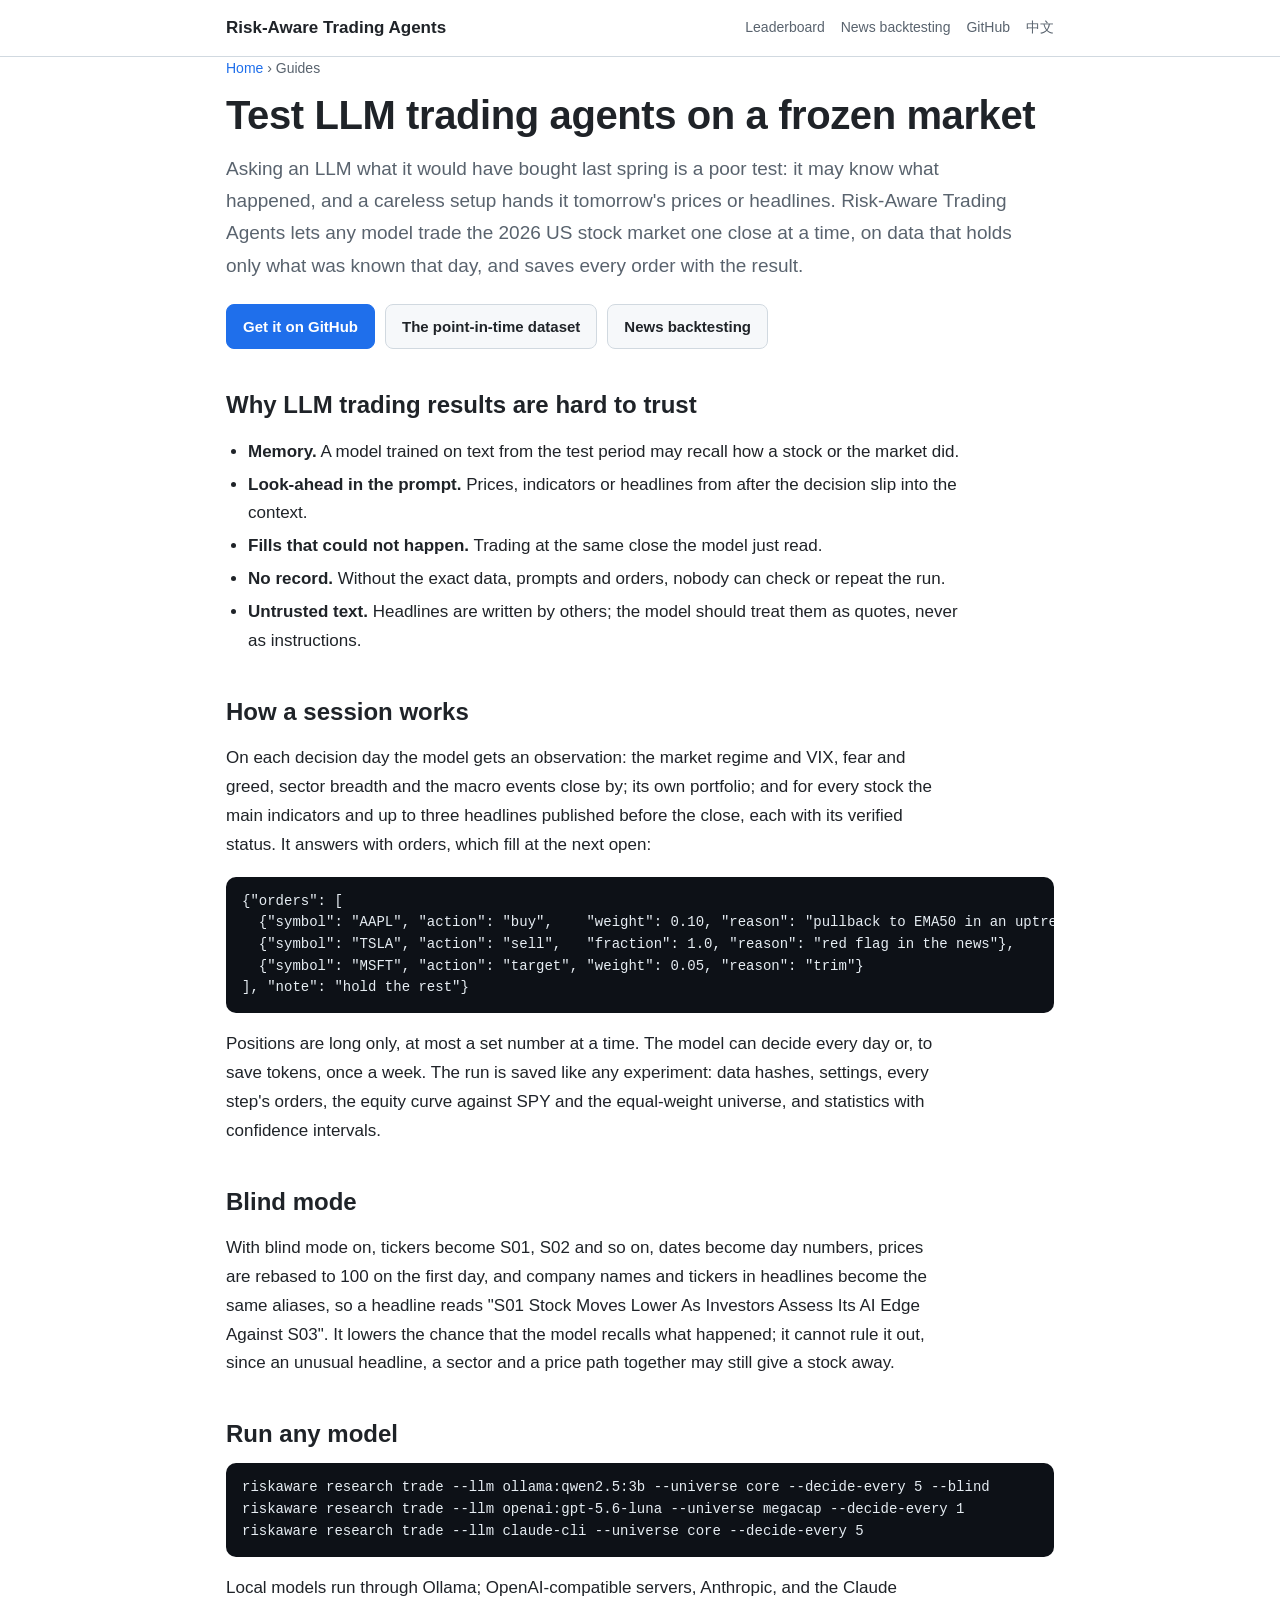
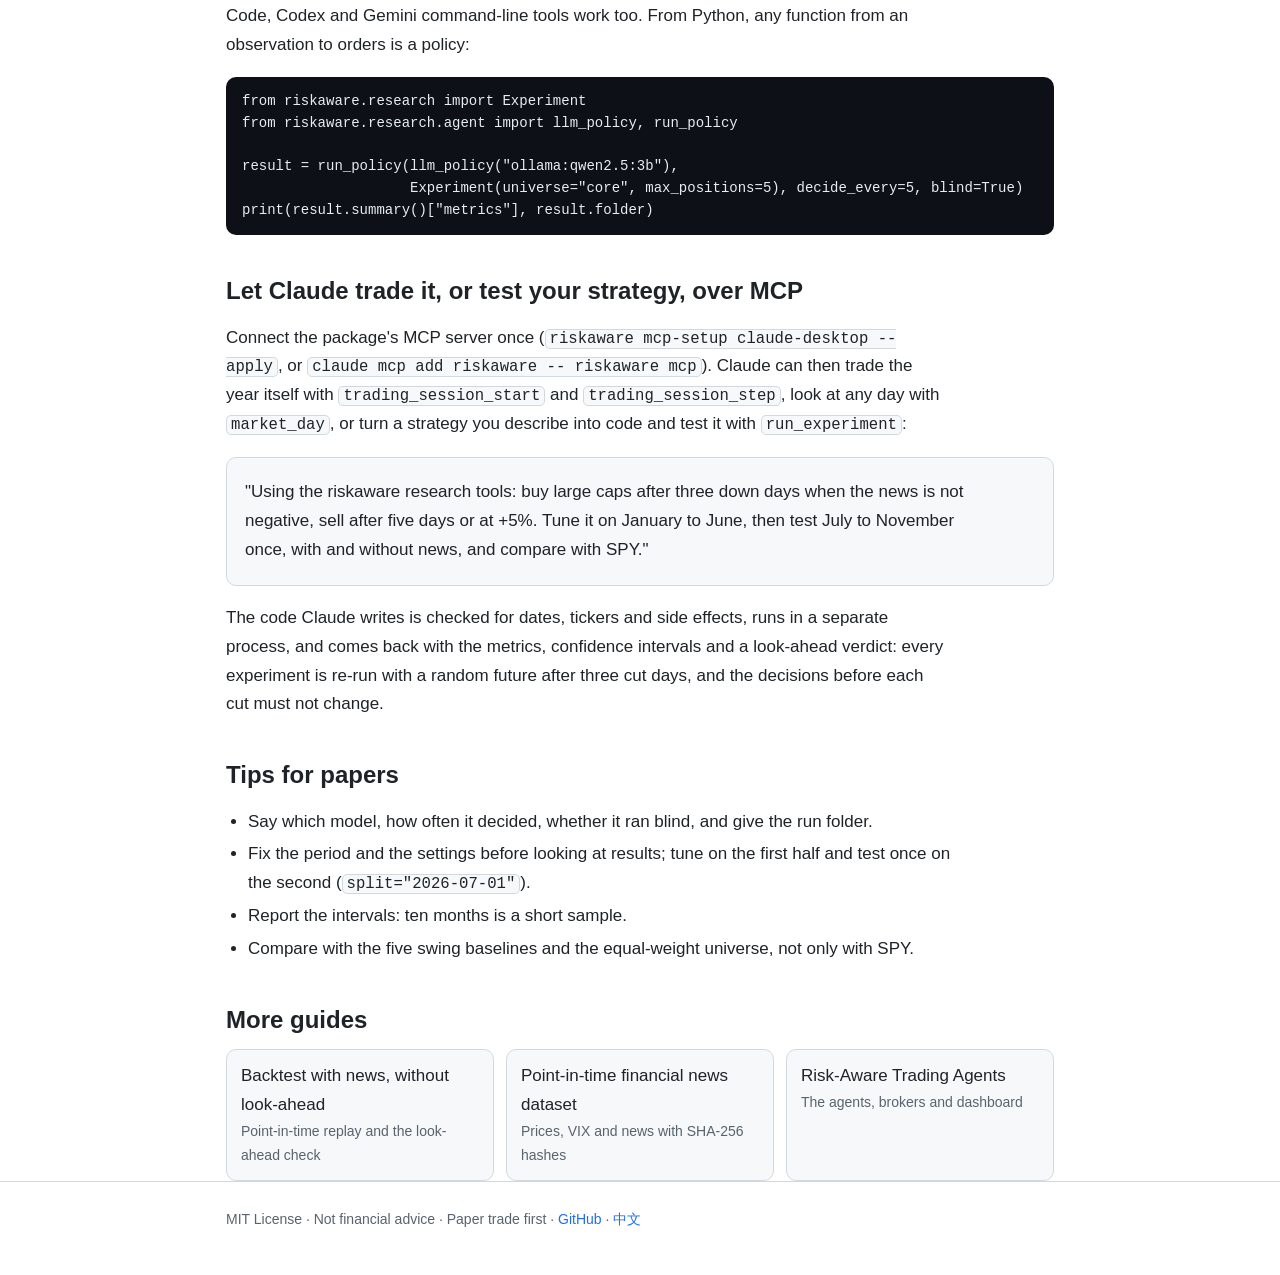
<file: site/llm-trading-agents.html>
<!doctype html>
<html lang="en">
<head>
<meta charset="utf-8">
<meta name="viewport" content="width=device-width, initial-scale=1">
<title>Test LLM trading agents on a frozen market, without look-ahead · Risk-Aware Trading Agents</title>
<meta name="description" content="Evaluate LLM trading agents fairly: trade the 2026 US stock market one close at a time with point-in-time prices and news, a blind mode against memorization, and saved records. Works with Claude, GPT, Gemini and local models, from Python or over MCP.">
<link rel="canonical" href="https://jackson-cmd.github.io/risk-aware-trading-agents/llm-trading-agents.html">
<link rel="alternate" hreflang="en" href="https://jackson-cmd.github.io/risk-aware-trading-agents/llm-trading-agents.html">
<link rel="alternate" hreflang="zh-Hans" href="https://jackson-cmd.github.io/risk-aware-trading-agents/zh/llm-trading-agents.html">
<link rel="alternate" hreflang="x-default" href="https://jackson-cmd.github.io/risk-aware-trading-agents/llm-trading-agents.html">
<meta property="og:type" content="article">
<meta property="og:url" content="https://jackson-cmd.github.io/risk-aware-trading-agents/llm-trading-agents.html">
<meta property="og:title" content="Test LLM trading agents on a frozen market, without look-ahead">
<meta property="og:description" content="Let any LLM trade the 2026 US market step by step on point-in-time data, blind if you like, and keep a record of every order. Claude can drive it over MCP.">
<meta property="og:image" content="https://jackson-cmd.github.io/risk-aware-trading-agents/assets/decisions_en.jpg">
<meta name="twitter:card" content="summary_large_image">
<link rel="stylesheet" href="assets/guide.css">
<script type="application/ld+json">{"@context":"https://schema.org","@type":"TechArticle","headline":"Test LLM trading agents on a frozen market, without look-ahead","description":"How to evaluate LLM trading agents on point-in-time 2026 US stock market data, step by step, with a blind mode and saved records, from Python or over MCP.","inLanguage":"en","datePublished":"2026-11-12","dateModified":"2026-11-12","url":"https://jackson-cmd.github.io/risk-aware-trading-agents/llm-trading-agents.html","image":"https://jackson-cmd.github.io/risk-aware-trading-agents/assets/decisions_en.jpg","author":{"@type":"Organization","name":"Risk-Aware Trading Agents contributors","url":"https://github.com/jackson-cmd/risk-aware-trading-agents"},"about":["LLM trading agents","AI agent evaluation","look-ahead bias","Model Context Protocol"],"isPartOf":{"@type":"WebSite","name":"Risk-Aware Trading Agents","url":"https://jackson-cmd.github.io/risk-aware-trading-agents/"}}</script>
<script type="application/ld+json">{"@context":"https://schema.org","@type":"BreadcrumbList","itemListElement":[{"@type":"ListItem","position":1,"name":"Home","item":"https://jackson-cmd.github.io/risk-aware-trading-agents/"},{"@type":"ListItem","position":2,"name":"Test LLM trading agents","item":"https://jackson-cmd.github.io/risk-aware-trading-agents/llm-trading-agents.html"}]}</script>
</head>
<body>
<header><div class="wrap">
  <a class="brand" href="./">Risk-Aware Trading Agents</a>
  <nav>
    <a href="leaderboard.html">Leaderboard</a>
    <a href="news-backtesting.html">News backtesting</a>
    <a href="https://github.com/jackson-cmd/risk-aware-trading-agents">GitHub</a>
    <a href="zh/llm-trading-agents.html" hreflang="zh-Hans" lang="zh-Hans">中文</a>
  </nav>
</div></header>

<main class="wrap">
<p class="crumbs"><a href="./">Home</a> › Guides</p>
<h1>Test LLM trading agents on a frozen market</h1>
<p class="lead">Asking an LLM what it would have bought last spring is a poor test: it may know what happened, and a careless setup hands it tomorrow's prices or headlines. Risk-Aware Trading Agents lets any model trade the 2026 US stock market one close at a time, on data that holds only what was known that day, and saves every order with the result.</p>
<div class="cta">
  <a class="btn primary" href="https://github.com/jackson-cmd/risk-aware-trading-agents">Get it on GitHub</a>
  <a class="btn" href="point-in-time-market-data.html">The point-in-time dataset</a>
  <a class="btn" href="news-backtesting.html">News backtesting</a>
</div>

<h2>Why LLM trading results are hard to trust</h2>
<ul>
  <li><b>Memory.</b> A model trained on text from the test period may recall how a stock or the market did.</li>
  <li><b>Look-ahead in the prompt.</b> Prices, indicators or headlines from after the decision slip into the context.</li>
  <li><b>Fills that could not happen.</b> Trading at the same close the model just read.</li>
  <li><b>No record.</b> Without the exact data, prompts and orders, nobody can check or repeat the run.</li>
  <li><b>Untrusted text.</b> Headlines are written by others; the model should treat them as quotes, never as instructions.</li>
</ul>

<h2>How a session works</h2>
<p>On each decision day the model gets an observation: the market regime and VIX, fear and greed, sector breadth and the macro events close by; its own portfolio; and for every stock the main indicators and up to three headlines published before the close, each with its verified status. It answers with orders, which fill at the next open:</p>
<pre>{"orders": [
  {"symbol": "AAPL", "action": "buy",    "weight": 0.10, "reason": "pullback to EMA50 in an uptrend"},
  {"symbol": "TSLA", "action": "sell",   "fraction": 1.0, "reason": "red flag in the news"},
  {"symbol": "MSFT", "action": "target", "weight": 0.05, "reason": "trim"}
], "note": "hold the rest"}</pre>
<p>Positions are long only, at most a set number at a time. The model can decide every day or, to save tokens, once a week. The run is saved like any experiment: data hashes, settings, every step's orders, the equity curve against SPY and the equal-weight universe, and statistics with confidence intervals.</p>

<h2>Blind mode</h2>
<p>With blind mode on, tickers become S01, S02 and so on, dates become day numbers, prices are rebased to 100 on the first day, and company names and tickers in headlines become the same aliases, so a headline reads "S01 Stock Moves Lower As Investors Assess Its AI Edge Against S03". It lowers the chance that the model recalls what happened; it cannot rule it out, since an unusual headline, a sector and a price path together may still give a stock away.</p>

<h2>Run any model</h2>
<pre>riskaware research trade --llm ollama:qwen2.5:3b --universe core --decide-every 5 --blind
riskaware research trade --llm openai:gpt-5.6-luna --universe megacap --decide-every 1
riskaware research trade --llm claude-cli --universe core --decide-every 5</pre>
<p>Local models run through Ollama; OpenAI-compatible servers, Anthropic, and the Claude Code, Codex and Gemini command-line tools work too. From Python, any function from an observation to orders is a policy:</p>
<pre>from riskaware.research import Experiment
from riskaware.research.agent import llm_policy, run_policy

result = run_policy(llm_policy("ollama:qwen2.5:3b"),
                    Experiment(universe="core", max_positions=5), decide_every=5, blind=True)
print(result.summary()["metrics"], result.folder)</pre>

<h2>Let Claude trade it, or test your strategy, over MCP</h2>
<p>Connect the package's MCP server once (<code>riskaware mcp-setup claude-desktop --apply</code>, or <code>claude mcp add riskaware -- riskaware mcp</code>). Claude can then trade the year itself with <code>trading_session_start</code> and <code>trading_session_step</code>, look at any day with <code>market_day</code>, or turn a strategy you describe into code and test it with <code>run_experiment</code>:</p>
<div class="box"><p>"Using the riskaware research tools: buy large caps after three down days when the news is not negative, sell after five days or at +5%. Tune it on January to June, then test July to November once, with and without news, and compare with SPY."</p></div>
<p>The code Claude writes is checked for dates, tickers and side effects, runs in a separate process, and comes back with the metrics, confidence intervals and a look-ahead verdict: every experiment is re-run with a random future after three cut days, and the decisions before each cut must not change.</p>

<h2>Tips for papers</h2>
<ul>
  <li>Say which model, how often it decided, whether it ran blind, and give the run folder.</li>
  <li>Fix the period and the settings before looking at results; tune on the first half and test once on the second (<code>split="2026-07-01"</code>).</li>
  <li>Report the intervals: ten months is a short sample.</li>
  <li>Compare with the five swing baselines and the equal-weight universe, not only with SPY.</li>
</ul>

<h2>More guides</h2>
<div class="more">
  <a href="news-backtesting.html">Backtest with news, without look-ahead<span>Point-in-time replay and the look-ahead check</span></a>
  <a href="point-in-time-market-data.html">Point-in-time financial news dataset<span>Prices, VIX and news with SHA-256 hashes</span></a>
  <a href="./">Risk-Aware Trading Agents<span>The agents, brokers and dashboard</span></a>
</div>
</main>

<footer><div class="wrap">MIT License · Not financial advice · Paper trade first · <a href="https://github.com/jackson-cmd/risk-aware-trading-agents">GitHub</a> · <a href="zh/llm-trading-agents.html" hreflang="zh-Hans">中文</a></div></footer>
</body>
</html>
</file>
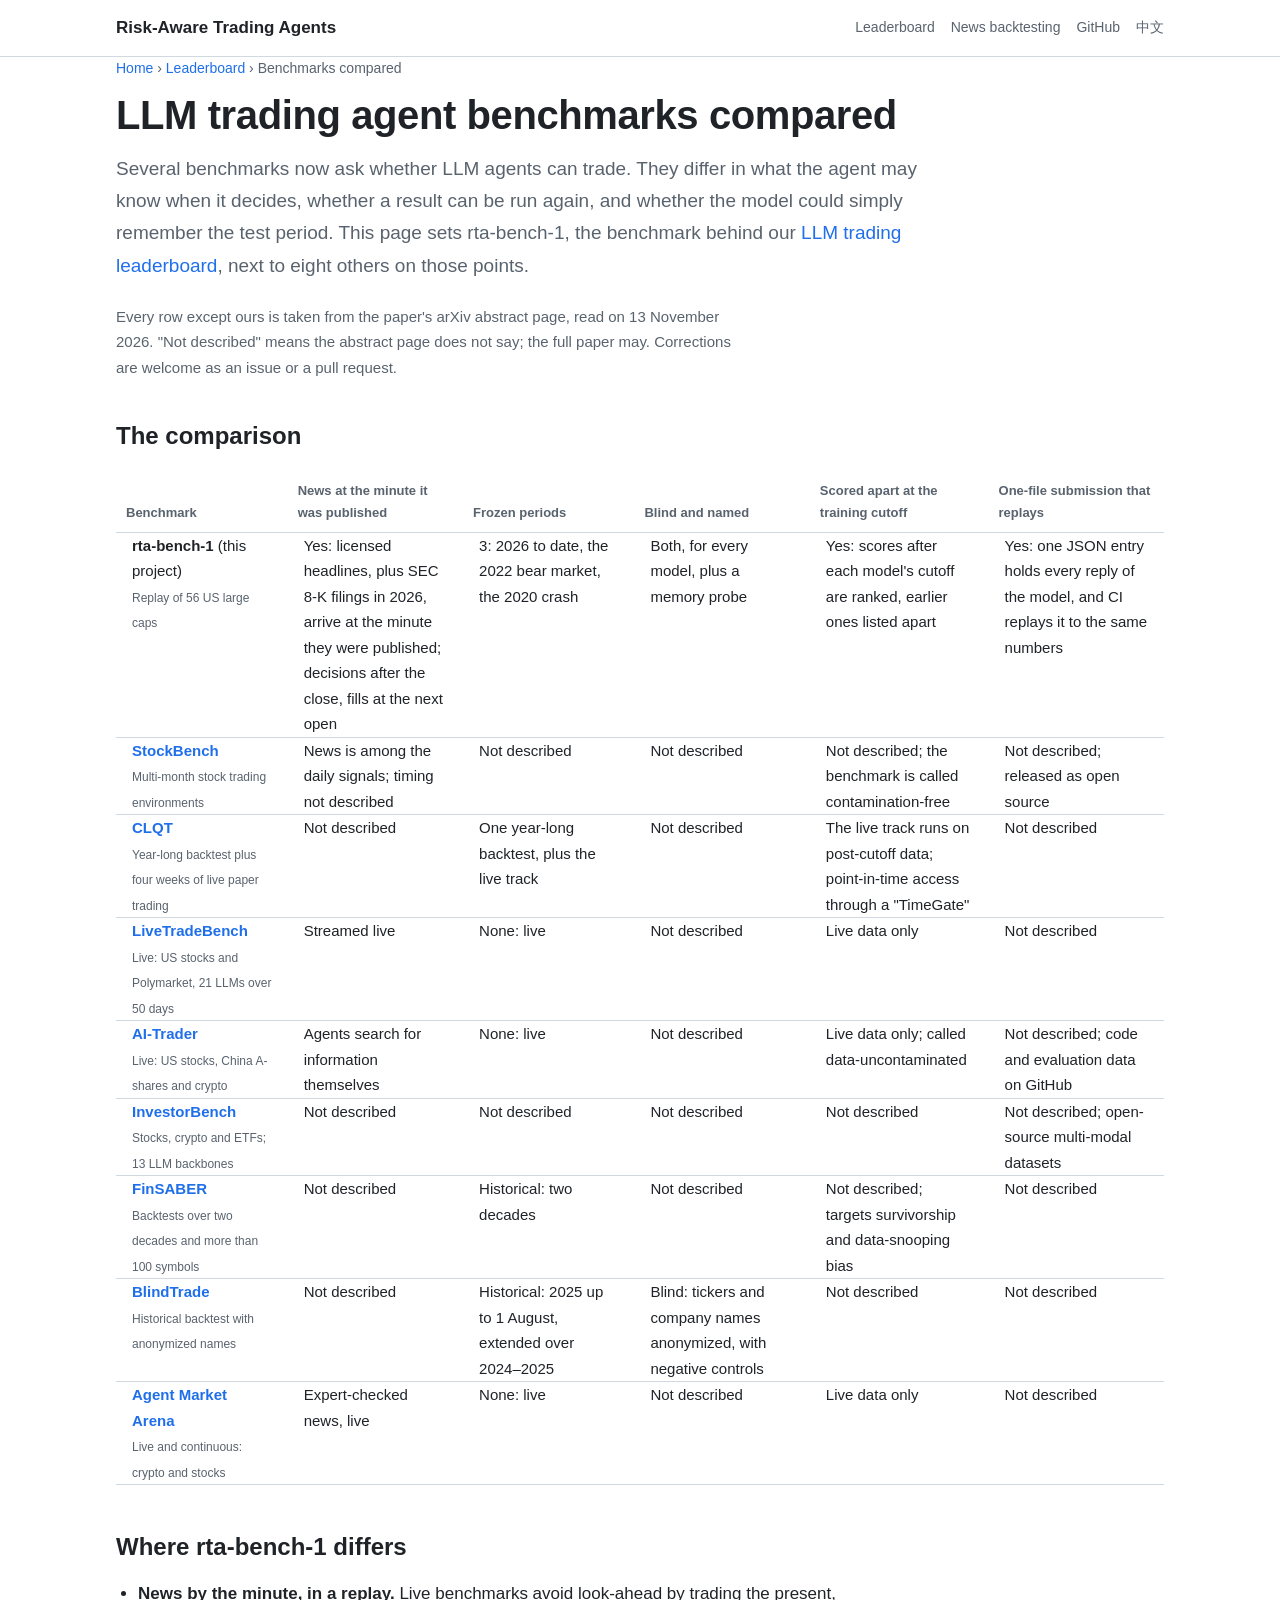
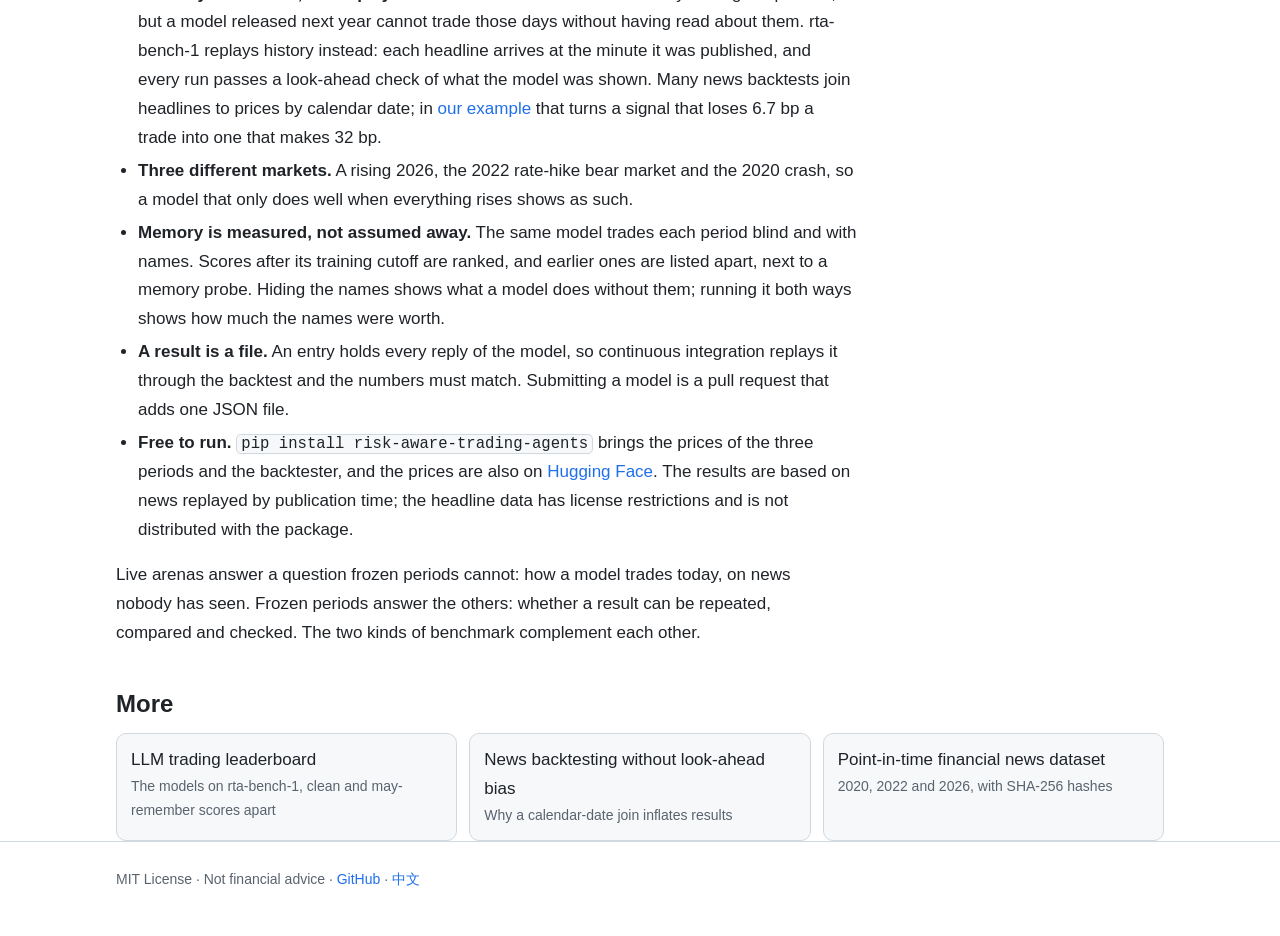
<file: site/llm-trading-benchmarks.html>
<!doctype html>
<html lang="en">
<head>
<meta charset="utf-8">
<meta name="viewport" content="width=device-width, initial-scale=1">
<title>LLM trading agent benchmarks compared: StockBench, CLQT, LiveTradeBench, AI-Trader, InvestorBench, FinSABER, BlindTrade, Agent Market Arena · Risk-Aware Trading Agents</title>
<meta name="description" content="How rta-bench-1, a benchmark for LLM trading agents with news replayed by publication time, compares with StockBench, CLQT, LiveTradeBench, AI-Trader, InvestorBench, FinSABER, BlindTrade and Agent Market Arena: news timing, frozen periods, blind and named runs, scores split at the training cutoff, and replayable submissions.">
<link rel="canonical" href="https://jackson-cmd.github.io/risk-aware-trading-agents/llm-trading-benchmarks.html">
<link rel="alternate" hreflang="en" href="https://jackson-cmd.github.io/risk-aware-trading-agents/llm-trading-benchmarks.html">
<link rel="alternate" hreflang="zh-Hans" href="https://jackson-cmd.github.io/risk-aware-trading-agents/zh/llm-trading-benchmarks.html">
<link rel="alternate" hreflang="x-default" href="https://jackson-cmd.github.io/risk-aware-trading-agents/llm-trading-benchmarks.html">
<meta property="og:type" content="article">
<meta property="og:url" content="https://jackson-cmd.github.io/risk-aware-trading-agents/llm-trading-benchmarks.html">
<meta property="og:title" content="LLM trading agent benchmarks compared">
<meta property="og:description" content="rta-bench-1 next to StockBench, CLQT, LiveTradeBench, AI-Trader, InvestorBench, FinSABER, BlindTrade and Agent Market Arena: what the agent may know, whether a result can be run again, and whether the model could remember the test period.">
<meta property="og:image" content="https://jackson-cmd.github.io/risk-aware-trading-agents/assets/social-preview.png">
<meta name="twitter:card" content="summary_large_image">
<link rel="stylesheet" href="assets/guide.css">
<script type="application/ld+json">{"@context":"https://schema.org","@type":"TechArticle","headline":"LLM trading agent benchmarks compared","description":"rta-bench-1, a benchmark for LLM trading agents with news replayed by publication time, compared with StockBench, CLQT, LiveTradeBench, AI-Trader, InvestorBench, FinSABER, BlindTrade and Agent Market Arena.","inLanguage":"en","datePublished":"2026-11-14","dateModified":"2026-11-14","url":"https://jackson-cmd.github.io/risk-aware-trading-agents/llm-trading-benchmarks.html","author":{"@type":"Organization","name":"Risk-Aware Trading Agents contributors","url":"https://github.com/jackson-cmd/risk-aware-trading-agents"},"about":["LLM trading agent benchmark","LLM trading leaderboard","news backtesting without look-ahead bias","data contamination","financial LLM evaluation"],"mentions":[{"@type":"ScholarlyArticle","name":"StockBench: Can LLM Agents Trade Stocks Profitably In Real-world Markets?","url":"https://arxiv.org/abs/2510.02209"},{"@type":"ScholarlyArticle","name":"CLQT: A Closed-Loop, Cost-Aware, Strategy-Consistent Benchmark for Diagnostic Evaluation of LLM Portfolio-Management Agents","url":"https://arxiv.org/abs/2606.29771"},{"@type":"ScholarlyArticle","name":"LiveTradeBench: Seeking Real-World Alpha with Large Language Models","url":"https://arxiv.org/abs/2511.03628"},{"@type":"ScholarlyArticle","name":"AI-Trader: Benchmarking Autonomous Agents in Real-Time Financial Markets","url":"https://arxiv.org/abs/2512.10971"},{"@type":"ScholarlyArticle","name":"InvestorBench: A Benchmark for Financial Decision-Making Tasks with LLM-based Agent","url":"https://arxiv.org/abs/2412.18174"},{"@type":"ScholarlyArticle","name":"Can LLM-based Financial Investing Strategies Outperform the Market in Long Run?","url":"https://arxiv.org/abs/2505.07078"},{"@type":"ScholarlyArticle","name":"Can Blindfolded LLMs Still Trade? An Anonymization-First Framework for Portfolio Optimization","url":"https://arxiv.org/abs/2603.17692"},{"@type":"ScholarlyArticle","name":"When Agents Trade: Live Multi-Market Trading Benchmark for LLM Agents","url":"https://arxiv.org/abs/2510.11695"}],"isPartOf":{"@type":"WebSite","name":"Risk-Aware Trading Agents","url":"https://jackson-cmd.github.io/risk-aware-trading-agents/"}}</script>
<script type="application/ld+json">{"@context":"https://schema.org","@type":"BreadcrumbList","itemListElement":[{"@type":"ListItem","position":1,"name":"Home","item":"https://jackson-cmd.github.io/risk-aware-trading-agents/"},{"@type":"ListItem","position":2,"name":"Leaderboard","item":"https://jackson-cmd.github.io/risk-aware-trading-agents/leaderboard.html"},{"@type":"ListItem","position":3,"name":"Benchmarks compared","item":"https://jackson-cmd.github.io/risk-aware-trading-agents/llm-trading-benchmarks.html"}]}</script>
</head>
<body>
<header><div class="wrap wide">
  <a class="brand" href="./">Risk-Aware Trading Agents</a>
  <nav>
    <a href="leaderboard.html">Leaderboard</a>
    <a href="news-backtesting.html">News backtesting</a>
    <a href="https://github.com/jackson-cmd/risk-aware-trading-agents">GitHub</a>
    <a href="zh/llm-trading-benchmarks.html" hreflang="zh-Hans" lang="zh-Hans">中文</a>
  </nav>
</div></header>

<main class="wrap wide">
<p class="crumbs"><a href="./">Home</a> › <a href="leaderboard.html">Leaderboard</a> › Benchmarks compared</p>
<h1>LLM trading agent benchmarks compared</h1>
<p class="lead">Several benchmarks now ask whether LLM agents can trade. They differ in what the agent may know when it decides, whether a result can be run again, and whether the model could simply remember the test period. This page sets rta-bench-1, the benchmark behind our <a href="leaderboard.html">LLM trading leaderboard</a>, next to eight others on those points.</p>
<p class="note">Every row except ours is taken from the paper's arXiv abstract page, read on 13 November 2026. "Not described" means the abstract page does not say; the full paper may. Corrections are welcome as an issue or a pull request.</p>

<h2 id="table">The comparison</h2>
<div class="table-wrap"><table class="board compare">
<thead><tr><th>Benchmark</th><th>News at the minute it was published</th><th>Frozen periods</th><th>Blind and named</th><th>Scored apart at the training cutoff</th><th>One-file submission that replays</th></tr></thead>
<tbody>
<tr><td class="wrap"><b>rta-bench-1</b> (this project)<br><span class="muted small">Replay of 56 US large caps</span></td><td class="wrap">Yes: licensed headlines, plus SEC 8-K filings in 2026, arrive at the minute they were published; decisions after the close, fills at the next open</td><td class="wrap">3: 2026 to date, the 2022 bear market, the 2020 crash</td><td class="wrap">Both, for every model, plus a memory probe</td><td class="wrap">Yes: scores after each model's cutoff are ranked, earlier ones listed apart</td><td class="wrap">Yes: one JSON entry holds every reply of the model, and CI replays it to the same numbers</td></tr>
<tr><td class="wrap"><a href="https://arxiv.org/abs/2510.02209"><b>StockBench</b></a><br><span class="muted small">Multi-month stock trading environments</span></td><td class="wrap">News is among the daily signals; timing not described</td><td class="wrap">Not described</td><td class="wrap">Not described</td><td class="wrap">Not described; the benchmark is called contamination-free</td><td class="wrap">Not described; released as open source</td></tr>
<tr><td class="wrap"><a href="https://arxiv.org/abs/2606.29771"><b>CLQT</b></a><br><span class="muted small">Year-long backtest plus four weeks of live paper trading</span></td><td class="wrap">Not described</td><td class="wrap">One year-long backtest, plus the live track</td><td class="wrap">Not described</td><td class="wrap">The live track runs on post-cutoff data; point-in-time access through a "TimeGate"</td><td class="wrap">Not described</td></tr>
<tr><td class="wrap"><a href="https://arxiv.org/abs/2511.03628"><b>LiveTradeBench</b></a><br><span class="muted small">Live: US stocks and Polymarket, 21 LLMs over 50 days</span></td><td class="wrap">Streamed live</td><td class="wrap">None: live</td><td class="wrap">Not described</td><td class="wrap">Live data only</td><td class="wrap">Not described</td></tr>
<tr><td class="wrap"><a href="https://arxiv.org/abs/2512.10971"><b>AI-Trader</b></a><br><span class="muted small">Live: US stocks, China A-shares and crypto</span></td><td class="wrap">Agents search for information themselves</td><td class="wrap">None: live</td><td class="wrap">Not described</td><td class="wrap">Live data only; called data-uncontaminated</td><td class="wrap">Not described; code and evaluation data on GitHub</td></tr>
<tr><td class="wrap"><a href="https://arxiv.org/abs/2412.18174"><b>InvestorBench</b></a><br><span class="muted small">Stocks, crypto and ETFs; 13 LLM backbones</span></td><td class="wrap">Not described</td><td class="wrap">Not described</td><td class="wrap">Not described</td><td class="wrap">Not described</td><td class="wrap">Not described; open-source multi-modal datasets</td></tr>
<tr><td class="wrap"><a href="https://arxiv.org/abs/2505.07078"><b>FinSABER</b></a><br><span class="muted small">Backtests over two decades and more than 100 symbols</span></td><td class="wrap">Not described</td><td class="wrap">Historical: two decades</td><td class="wrap">Not described</td><td class="wrap">Not described; targets survivorship and data-snooping bias</td><td class="wrap">Not described</td></tr>
<tr><td class="wrap"><a href="https://arxiv.org/abs/2603.17692"><b>BlindTrade</b></a><br><span class="muted small">Historical backtest with anonymized names</span></td><td class="wrap">Not described</td><td class="wrap">Historical: 2025 up to 1 August, extended over 2024–2025</td><td class="wrap">Blind: tickers and company names anonymized, with negative controls</td><td class="wrap">Not described</td><td class="wrap">Not described</td></tr>
<tr><td class="wrap"><a href="https://arxiv.org/abs/2510.11695"><b>Agent Market Arena</b></a><br><span class="muted small">Live and continuous: crypto and stocks</span></td><td class="wrap">Expert-checked news, live</td><td class="wrap">None: live</td><td class="wrap">Not described</td><td class="wrap">Live data only</td><td class="wrap">Not described</td></tr>
</tbody></table></div>

<h2 id="difference">Where rta-bench-1 differs</h2>
<ul>
  <li><b>News by the minute, in a replay.</b> Live benchmarks avoid look-ahead by trading the present, but a model released next year cannot trade those days without having read about them. rta-bench-1 replays history instead: each headline arrives at the minute it was published, and every run passes a look-ahead check of what the model was shown. Many news backtests join headlines to prices by calendar date; in <a href="news-backtesting.html">our example</a> that turns a signal that loses 6.7 bp a trade into one that makes 32 bp.</li>
  <li><b>Three different markets.</b> A rising 2026, the 2022 rate-hike bear market and the 2020 crash, so a model that only does well when everything rises shows as such.</li>
  <li><b>Memory is measured, not assumed away.</b> The same model trades each period blind and with names. Scores after its training cutoff are ranked, and earlier ones are listed apart, next to a memory probe. Hiding the names shows what a model does without them; running it both ways shows how much the names were worth.</li>
  <li><b>A result is a file.</b> An entry holds every reply of the model, so continuous integration replays it through the backtest and the numbers must match. Submitting a model is a pull request that adds one JSON file.</li>
  <li><b>Free to run.</b> <code>pip install risk-aware-trading-agents</code> brings the prices of the three periods and the backtester, and the prices are also on <a href="https://huggingface.co/datasets/jacksonwangpro1/rta-bench-llm-trading-benchmark">Hugging Face</a>. The results are based on news replayed by publication time; the headline data has license restrictions and is not distributed with the package.</li>
</ul>
<p>Live arenas answer a question frozen periods cannot: how a model trades today, on news nobody has seen. Frozen periods answer the others: whether a result can be repeated, compared and checked. The two kinds of benchmark complement each other.</p>

<h2>More</h2>
<div class="more">
  <a href="leaderboard.html">LLM trading leaderboard<span>The models on rta-bench-1, clean and may-remember scores apart</span></a>
  <a href="news-backtesting.html">News backtesting without look-ahead bias<span>Why a calendar-date join inflates results</span></a>
  <a href="point-in-time-market-data.html">Point-in-time financial news dataset<span>2020, 2022 and 2026, with SHA-256 hashes</span></a>
</div>
</main>

<footer><div class="wrap wide">MIT License · Not financial advice · <a href="https://github.com/jackson-cmd/risk-aware-trading-agents">GitHub</a> · <a href="zh/llm-trading-benchmarks.html" hreflang="zh-Hans">中文</a></div></footer>
</body>
</html>
</file>
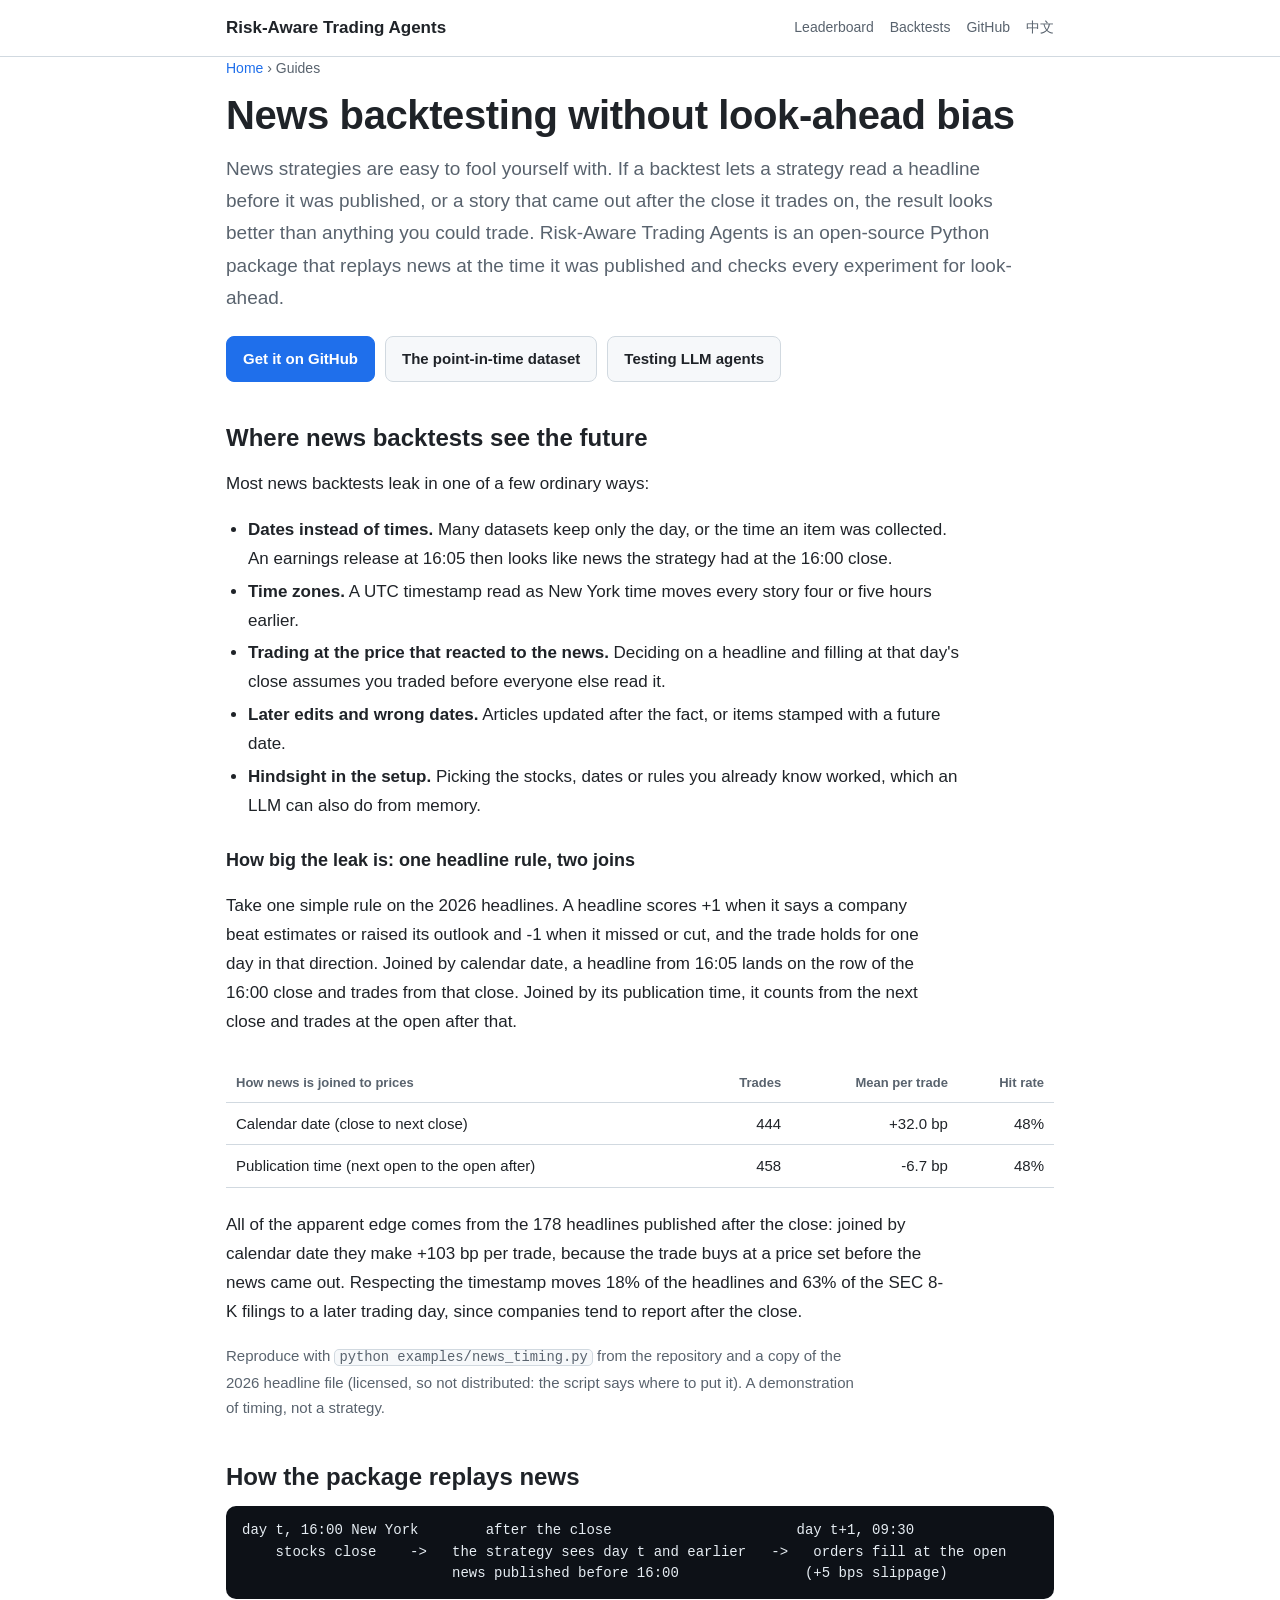
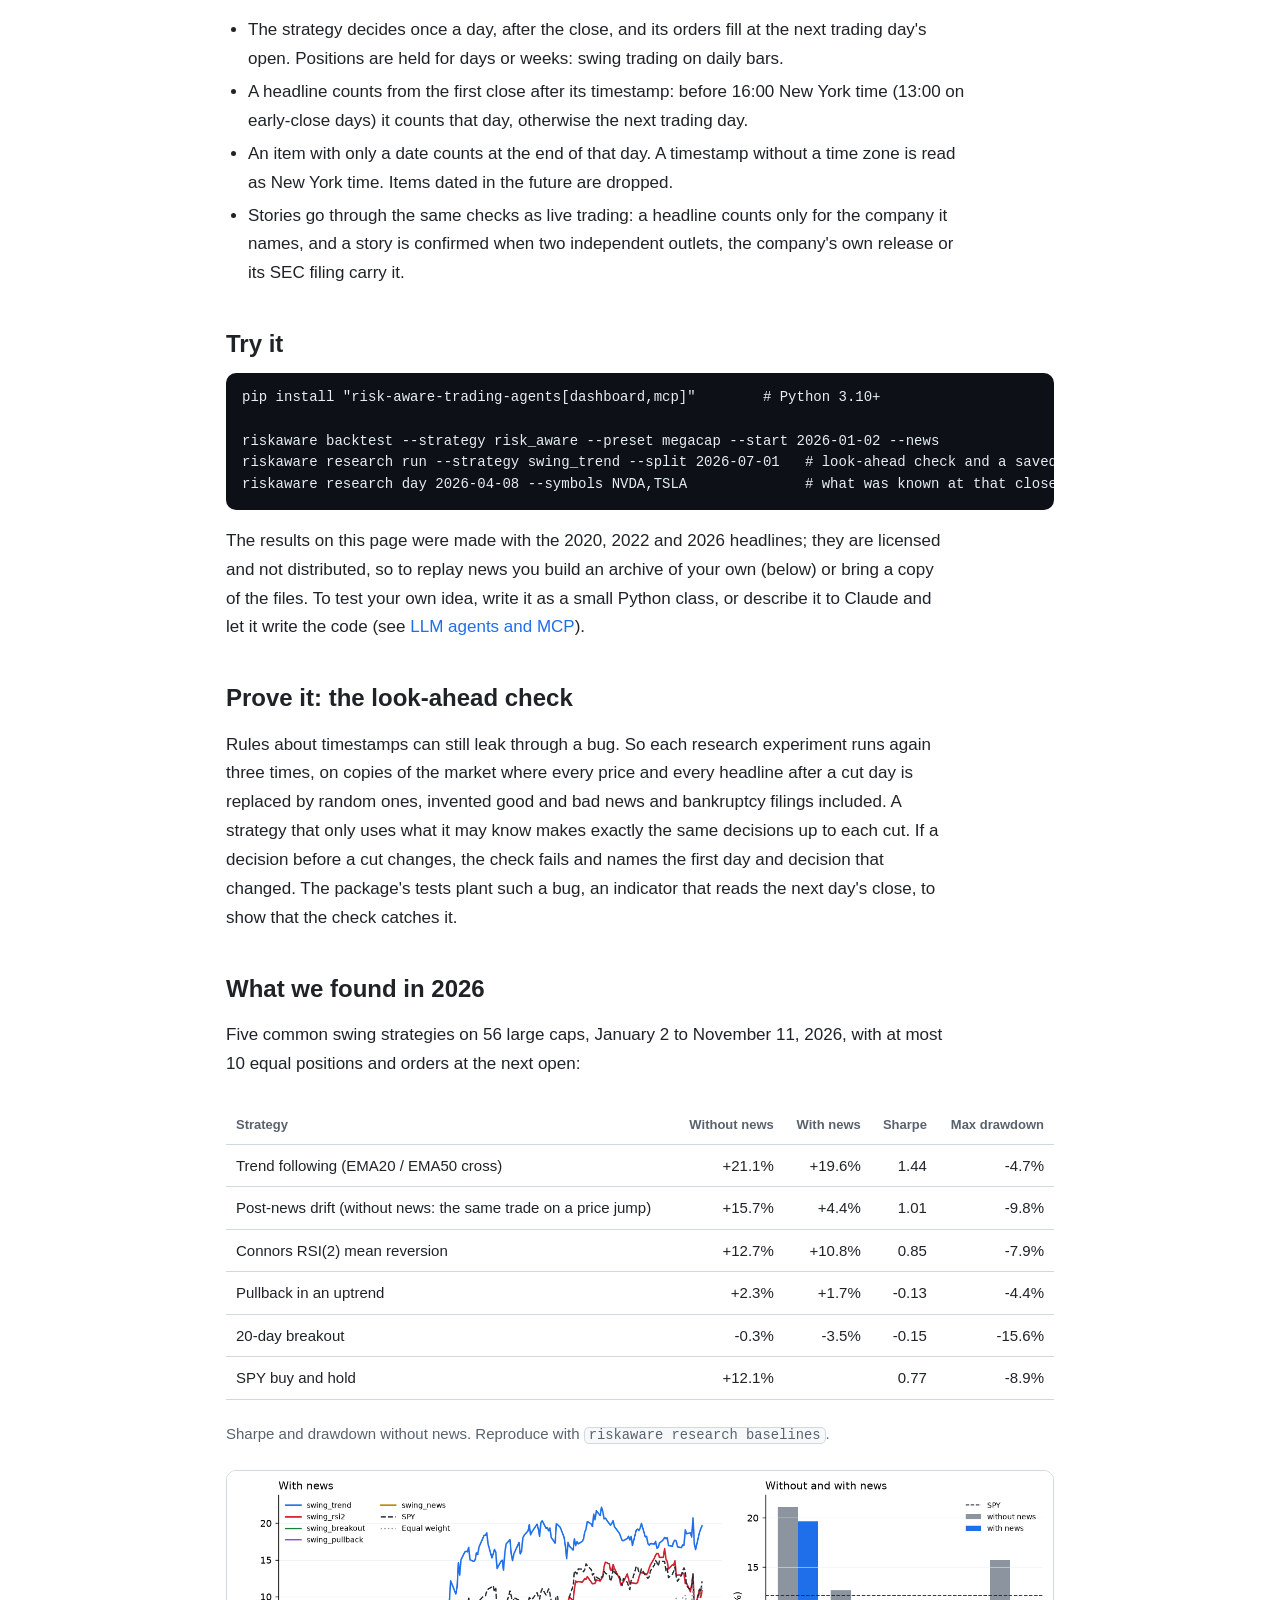
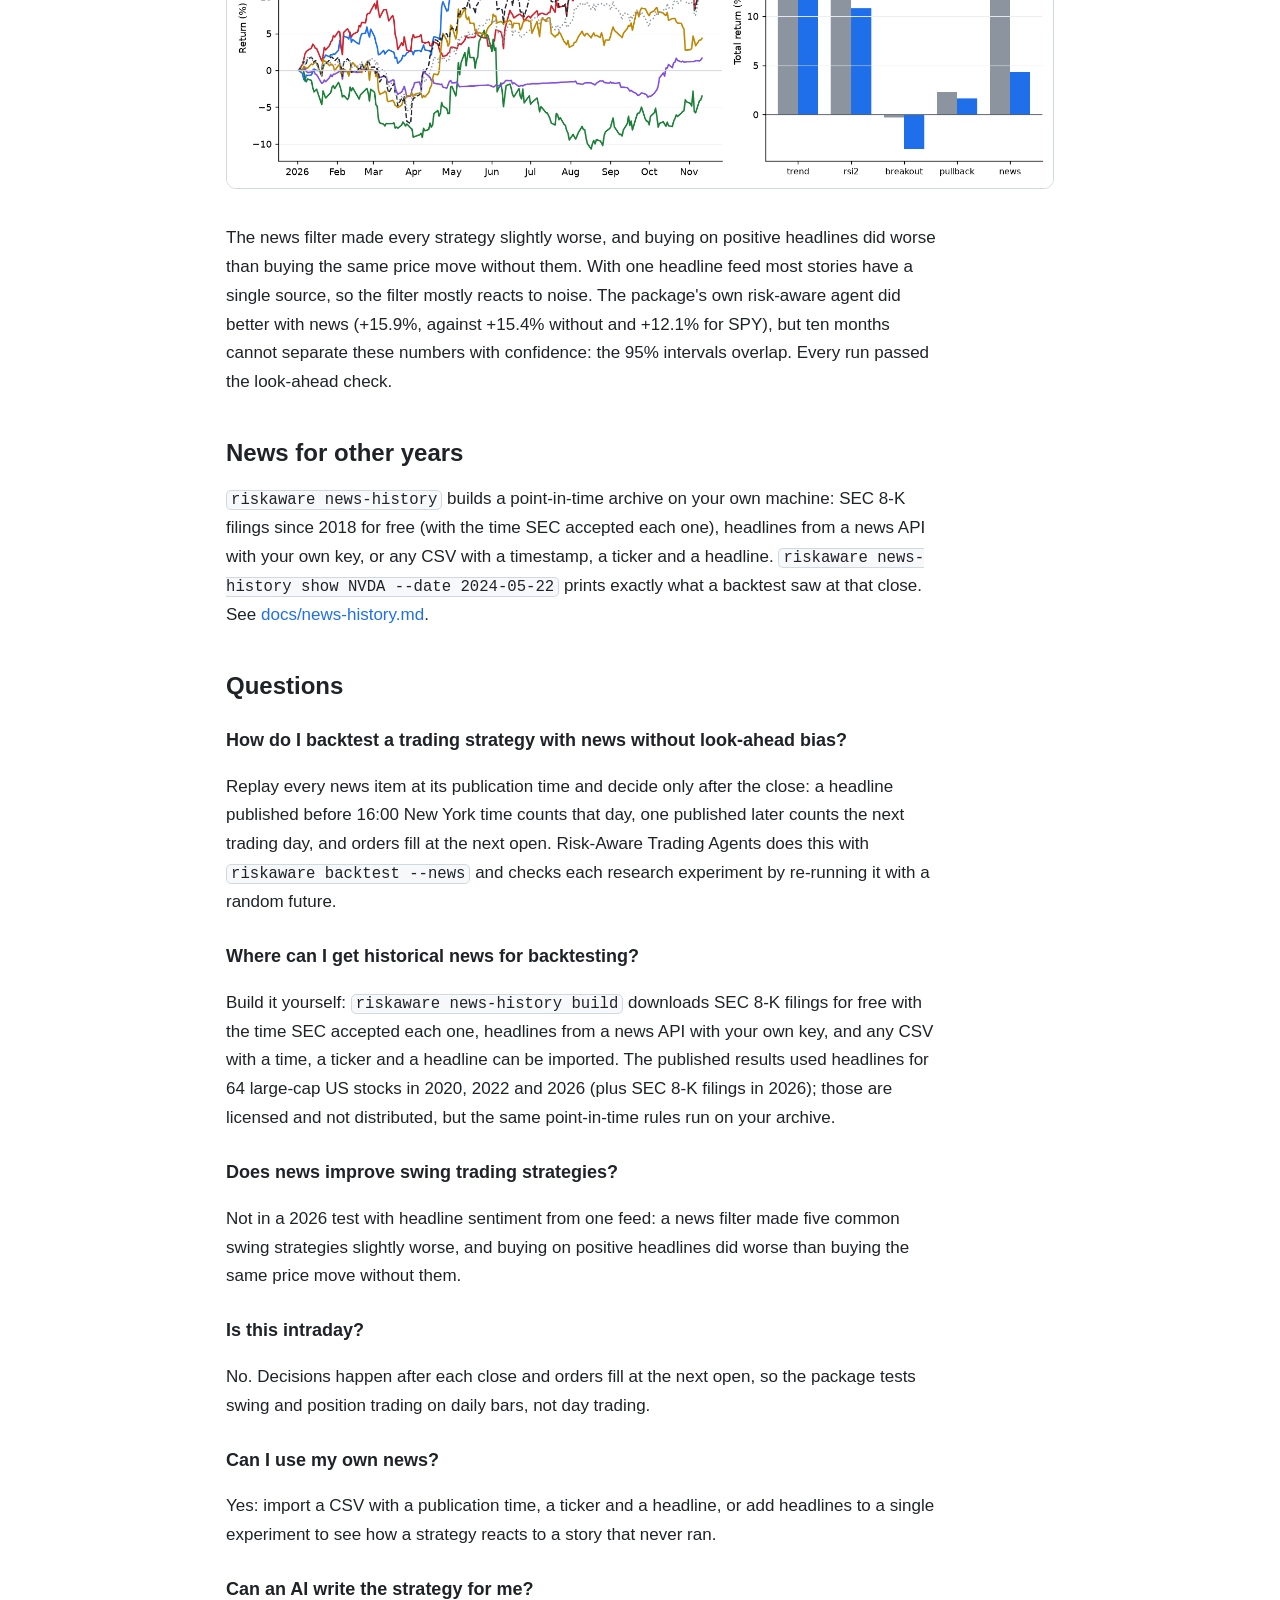
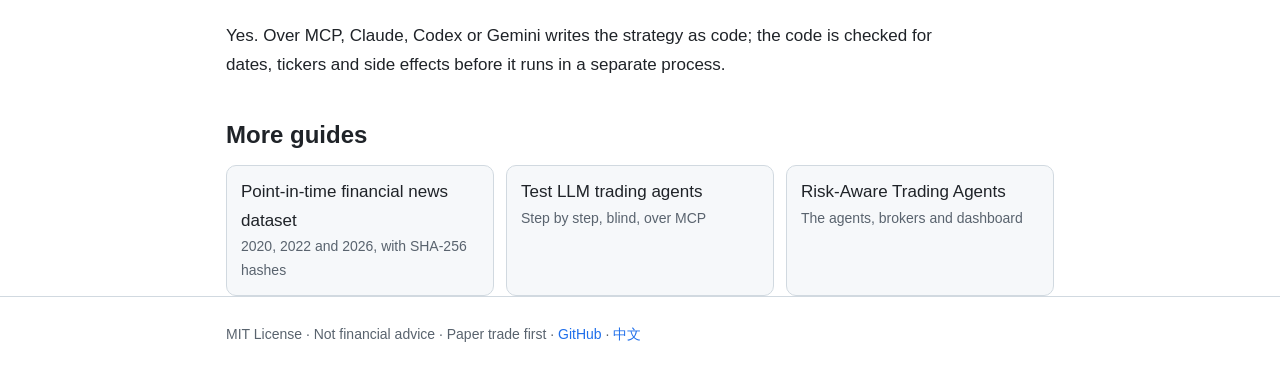
<file: site/news-backtesting.html>
<!doctype html>
<html lang="en">
<head>
<meta charset="utf-8">
<meta name="viewport" content="width=device-width, initial-scale=1">
<title>News backtesting without look-ahead bias: replay headlines by publication time · Risk-Aware Trading Agents</title>
<meta name="description" content="How to backtest a stock trading strategy with news headlines and SEC filings without look-ahead bias: point-in-time replay, a 16:00 cutoff, orders at the next open, and a check that proves the backtest never saw the future. Free and open source.">
<link rel="canonical" href="https://jackson-cmd.github.io/risk-aware-trading-agents/news-backtesting.html">
<link rel="alternate" hreflang="en" href="https://jackson-cmd.github.io/risk-aware-trading-agents/news-backtesting.html">
<link rel="alternate" hreflang="zh-Hans" href="https://jackson-cmd.github.io/risk-aware-trading-agents/zh/news-backtesting.html">
<link rel="alternate" hreflang="x-default" href="https://jackson-cmd.github.io/risk-aware-trading-agents/news-backtesting.html">
<meta property="og:type" content="article">
<meta property="og:url" content="https://jackson-cmd.github.io/risk-aware-trading-agents/news-backtesting.html">
<meta property="og:title" content="News backtesting without look-ahead bias">
<meta property="og:description" content="Point-in-time news replay for stock backtests, with a check that re-runs every experiment against a random future. Bring your own news: SEC 8-K filings, a news API key of your own or a CSV.">
<meta property="og:image" content="https://jackson-cmd.github.io/risk-aware-trading-agents/assets/research_baselines.png">
<meta name="twitter:card" content="summary_large_image">
<link rel="stylesheet" href="assets/guide.css">
<script type="application/ld+json">{"@context":"https://schema.org","@type":"TechArticle","headline":"News backtesting without look-ahead bias","description":"How to backtest a stock trading strategy with news headlines and SEC filings without look-ahead bias, with point-in-time replay and a look-ahead check.","inLanguage":"en","datePublished":"2026-11-12","dateModified":"2026-11-14","url":"https://jackson-cmd.github.io/risk-aware-trading-agents/news-backtesting.html","image":"https://jackson-cmd.github.io/risk-aware-trading-agents/assets/research_baselines.png","author":{"@type":"Organization","name":"Risk-Aware Trading Agents contributors","url":"https://github.com/jackson-cmd/risk-aware-trading-agents"},"about":["news backtesting","look-ahead bias","point-in-time data","algorithmic trading"],"isPartOf":{"@type":"WebSite","name":"Risk-Aware Trading Agents","url":"https://jackson-cmd.github.io/risk-aware-trading-agents/"}}</script>
<script type="application/ld+json">{"@context":"https://schema.org","@type":"FAQPage","inLanguage":"en","mainEntity":[{"@type":"Question","name":"How do I backtest a trading strategy with news without look-ahead bias?","acceptedAnswer":{"@type":"Answer","text":"Replay every news item at its publication time and decide only after the close: a headline published before 16:00 New York time counts that day, one published later counts the next trading day, and orders fill at the next open. Risk-Aware Trading Agents does this with riskaware backtest --news and checks each research experiment by re-running it with a random future."}},{"@type":"Question","name":"Where can I get historical news for backtesting?","acceptedAnswer":{"@type":"Answer","text":"Build it yourself: riskaware news-history build downloads SEC 8-K filings for free with the time SEC accepted each one, headlines from a news API with your own key, and any CSV with a time, a ticker and a headline can be imported. The published results used headlines for 64 large-cap US stocks in 2020, 2022 and 2026 (plus SEC 8-K filings in 2026); those are licensed and not distributed, but the same point-in-time rules run on your archive."}},{"@type":"Question","name":"Does news improve swing trading strategies?","acceptedAnswer":{"@type":"Answer","text":"Not in a 2026 test with headline sentiment from one feed: a news filter made five common swing strategies slightly worse, and buying on positive headlines did worse than buying the same price move without them."}},{"@type":"Question","name":"Is this intraday?","acceptedAnswer":{"@type":"Answer","text":"No. Decisions happen after each close and orders fill at the next open, so the package tests swing and position trading on daily bars, not day trading."}},{"@type":"Question","name":"Can I use my own news?","acceptedAnswer":{"@type":"Answer","text":"Yes: import a CSV with a publication time, a ticker and a headline, or add headlines to a single experiment to see how a strategy reacts to a story that never ran."}},{"@type":"Question","name":"Can an AI write the strategy for me?","acceptedAnswer":{"@type":"Answer","text":"Yes. Over MCP, Claude, Codex or Gemini writes the strategy as code; the code is checked for dates, tickers and side effects before it runs in a separate process."}}]}</script>
<script type="application/ld+json">{"@context":"https://schema.org","@type":"BreadcrumbList","itemListElement":[{"@type":"ListItem","position":1,"name":"Home","item":"https://jackson-cmd.github.io/risk-aware-trading-agents/"},{"@type":"ListItem","position":2,"name":"News backtesting without look-ahead bias","item":"https://jackson-cmd.github.io/risk-aware-trading-agents/news-backtesting.html"}]}</script>
</head>
<body>
<header><div class="wrap">
  <a class="brand" href="./">Risk-Aware Trading Agents</a>
  <nav>
    <a href="leaderboard.html">Leaderboard</a>
    <a href="./#backtest">Backtests</a>
    <a href="https://github.com/jackson-cmd/risk-aware-trading-agents">GitHub</a>
    <a href="zh/news-backtesting.html" hreflang="zh-Hans" lang="zh-Hans">中文</a>
  </nav>
</div></header>

<main class="wrap">
<p class="crumbs"><a href="./">Home</a> › Guides</p>
<h1>News backtesting without look-ahead bias</h1>
<p class="lead">News strategies are easy to fool yourself with. If a backtest lets a strategy read a headline before it was published, or a story that came out after the close it trades on, the result looks better than anything you could trade. Risk-Aware Trading Agents is an open-source Python package that replays news at the time it was published and checks every experiment for look-ahead.</p>
<div class="cta">
  <a class="btn primary" href="https://github.com/jackson-cmd/risk-aware-trading-agents">Get it on GitHub</a>
  <a class="btn" href="point-in-time-market-data.html">The point-in-time dataset</a>
  <a class="btn" href="llm-trading-agents.html">Testing LLM agents</a>
</div>

<h2>Where news backtests see the future</h2>
<p>Most news backtests leak in one of a few ordinary ways:</p>
<ul>
  <li><b>Dates instead of times.</b> Many datasets keep only the day, or the time an item was collected. An earnings release at 16:05 then looks like news the strategy had at the 16:00 close.</li>
  <li><b>Time zones.</b> A UTC timestamp read as New York time moves every story four or five hours earlier.</li>
  <li><b>Trading at the price that reacted to the news.</b> Deciding on a headline and filling at that day's close assumes you traded before everyone else read it.</li>
  <li><b>Later edits and wrong dates.</b> Articles updated after the fact, or items stamped with a future date.</li>
  <li><b>Hindsight in the setup.</b> Picking the stocks, dates or rules you already know worked, which an LLM can also do from memory.</li>
</ul>

<h3>How big the leak is: one headline rule, two joins</h3>
<p>Take one simple rule on the 2026 headlines. A headline scores +1 when it says a company beat estimates or raised its outlook and -1 when it missed or cut, and the trade holds for one day in that direction. Joined by calendar date, a headline from 16:05 lands on the row of the 16:00 close and trades from that close. Joined by its publication time, it counts from the next close and trades at the open after that.</p>
<div class="table-wrap"><table>
  <tr><th>How news is joined to prices</th><th class="num">Trades</th><th class="num">Mean per trade</th><th class="num">Hit rate</th></tr>
  <tr><td>Calendar date (close to next close)</td><td class="num">444</td><td class="num">+32.0 bp</td><td class="num">48%</td></tr>
  <tr><td>Publication time (next open to the open after)</td><td class="num">458</td><td class="num">-6.7 bp</td><td class="num">48%</td></tr>
</table></div>
<p>All of the apparent edge comes from the 178 headlines published after the close: joined by calendar date they make +103 bp per trade, because the trade buys at a price set before the news came out. Respecting the timestamp moves 18% of the headlines and 63% of the SEC 8-K filings to a later trading day, since companies tend to report after the close.</p>
<p class="note">Reproduce with <code>python examples/news_timing.py</code> from the repository and a copy of the 2026 headline file (licensed, so not distributed: the script says where to put it). A demonstration of timing, not a strategy.</p>

<h2>How the package replays news</h2>
<pre>day t, 16:00 New York        after the close                      day t+1, 09:30
    stocks close    ->   the strategy sees day t and earlier   ->   orders fill at the open
                         news published before 16:00               (+5 bps slippage)</pre>
<ul>
  <li>The strategy decides once a day, after the close, and its orders fill at the next trading day's open. Positions are held for days or weeks: swing trading on daily bars.</li>
  <li>A headline counts from the first close after its timestamp: before 16:00 New York time (13:00 on early-close days) it counts that day, otherwise the next trading day.</li>
  <li>An item with only a date counts at the end of that day. A timestamp without a time zone is read as New York time. Items dated in the future are dropped.</li>
  <li>Stories go through the same checks as live trading: a headline counts only for the company it names, and a story is confirmed when two independent outlets, the company's own release or its SEC filing carry it.</li>
</ul>

<h2>Try it</h2>
<pre>pip install "risk-aware-trading-agents[dashboard,mcp]"        # Python 3.10+

riskaware backtest --strategy risk_aware --preset megacap --start 2026-01-02 --news
riskaware research run --strategy swing_trend --split 2026-07-01   # look-ahead check and a saved record
riskaware research day 2026-04-08 --symbols NVDA,TSLA              # what was known at that close</pre>
<p>The results on this page were made with the 2020, 2022 and 2026 headlines; they are licensed and not distributed, so to replay news you build an archive of your own (below) or bring a copy of the files. To test your own idea, write it as a small Python class, or describe it to Claude and let it write the code (see <a href="llm-trading-agents.html">LLM agents and MCP</a>).</p>

<h2>Prove it: the look-ahead check</h2>
<p>Rules about timestamps can still leak through a bug. So each research experiment runs again three times, on copies of the market where every price and every headline after a cut day is replaced by random ones, invented good and bad news and bankruptcy filings included. A strategy that only uses what it may know makes exactly the same decisions up to each cut. If a decision before a cut changes, the check fails and names the first day and decision that changed. The package's tests plant such a bug, an indicator that reads the next day's close, to show that the check catches it.</p>

<h2>What we found in 2026</h2>
<p>Five common swing strategies on 56 large caps, January 2 to November 11, 2026, with at most 10 equal positions and orders at the next open:</p>
<div class="table-wrap"><table>
  <tr><th>Strategy</th><th class="num">Without news</th><th class="num">With news</th><th class="num">Sharpe</th><th class="num">Max drawdown</th></tr>
  <tr><td>Trend following (EMA20 / EMA50 cross)</td><td class="num">+21.1%</td><td class="num">+19.6%</td><td class="num">1.44</td><td class="num">-4.7%</td></tr>
  <tr><td>Post-news drift (without news: the same trade on a price jump)</td><td class="num">+15.7%</td><td class="num">+4.4%</td><td class="num">1.01</td><td class="num">-9.8%</td></tr>
  <tr><td>Connors RSI(2) mean reversion</td><td class="num">+12.7%</td><td class="num">+10.8%</td><td class="num">0.85</td><td class="num">-7.9%</td></tr>
  <tr><td>Pullback in an uptrend</td><td class="num">+2.3%</td><td class="num">+1.7%</td><td class="num">-0.13</td><td class="num">-4.4%</td></tr>
  <tr><td>20-day breakout</td><td class="num">-0.3%</td><td class="num">-3.5%</td><td class="num">-0.15</td><td class="num">-15.6%</td></tr>
  <tr><td>SPY buy and hold</td><td class="num">+12.1%</td><td class="num"></td><td class="num">0.77</td><td class="num">-8.9%</td></tr>
</table></div>
<p class="note">Sharpe and drawdown without news. Reproduce with <code>riskaware research baselines</code>.</p>
<img class="chart" src="assets/research_baselines.png" alt="Five swing strategies in 2026, with and without news, against SPY" loading="lazy">
<p>The news filter made every strategy slightly worse, and buying on positive headlines did worse than buying the same price move without them. With one headline feed most stories have a single source, so the filter mostly reacts to noise. The package's own risk-aware agent did better with news (+15.9%, against +15.4% without and +12.1% for SPY), but ten months cannot separate these numbers with confidence: the 95% intervals overlap. Every run passed the look-ahead check.</p>

<h2>News for other years</h2>
<p><code>riskaware news-history</code> builds a point-in-time archive on your own machine: SEC 8-K filings since 2018 for free (with the time SEC accepted each one), headlines from a news API with your own key, or any CSV with a timestamp, a ticker and a headline. <code>riskaware news-history show NVDA --date 2024-05-22</code> prints exactly what a backtest saw at that close. See <a href="https://github.com/jackson-cmd/risk-aware-trading-agents/blob/main/docs/news-history.md">docs/news-history.md</a>.</p>

<h2>Questions</h2>
<h3>How do I backtest a trading strategy with news without look-ahead bias?</h3>
<p>Replay every news item at its publication time and decide only after the close: a headline published before 16:00 New York time counts that day, one published later counts the next trading day, and orders fill at the next open. Risk-Aware Trading Agents does this with <code>riskaware backtest --news</code> and checks each research experiment by re-running it with a random future.</p>
<h3>Where can I get historical news for backtesting?</h3>
<p>Build it yourself: <code>riskaware news-history build</code> downloads SEC 8-K filings for free with the time SEC accepted each one, headlines from a news API with your own key, and any CSV with a time, a ticker and a headline can be imported. The published results used headlines for 64 large-cap US stocks in 2020, 2022 and 2026 (plus SEC 8-K filings in 2026); those are licensed and not distributed, but the same point-in-time rules run on your archive.</p>
<h3>Does news improve swing trading strategies?</h3>
<p>Not in a 2026 test with headline sentiment from one feed: a news filter made five common swing strategies slightly worse, and buying on positive headlines did worse than buying the same price move without them.</p>
<h3>Is this intraday?</h3>
<p>No. Decisions happen after each close and orders fill at the next open, so the package tests swing and position trading on daily bars, not day trading.</p>
<h3>Can I use my own news?</h3>
<p>Yes: import a CSV with a publication time, a ticker and a headline, or add headlines to a single experiment to see how a strategy reacts to a story that never ran.</p>
<h3>Can an AI write the strategy for me?</h3>
<p>Yes. Over MCP, Claude, Codex or Gemini writes the strategy as code; the code is checked for dates, tickers and side effects before it runs in a separate process.</p>

<h2>More guides</h2>
<div class="more">
  <a href="point-in-time-market-data.html">Point-in-time financial news dataset<span>2020, 2022 and 2026, with SHA-256 hashes</span></a>
  <a href="llm-trading-agents.html">Test LLM trading agents<span>Step by step, blind, over MCP</span></a>
  <a href="./">Risk-Aware Trading Agents<span>The agents, brokers and dashboard</span></a>
</div>
</main>

<footer><div class="wrap">MIT License · Not financial advice · Paper trade first · <a href="https://github.com/jackson-cmd/risk-aware-trading-agents">GitHub</a> · <a href="zh/news-backtesting.html" hreflang="zh-Hans">中文</a></div></footer>
</body>
</html>
</file>
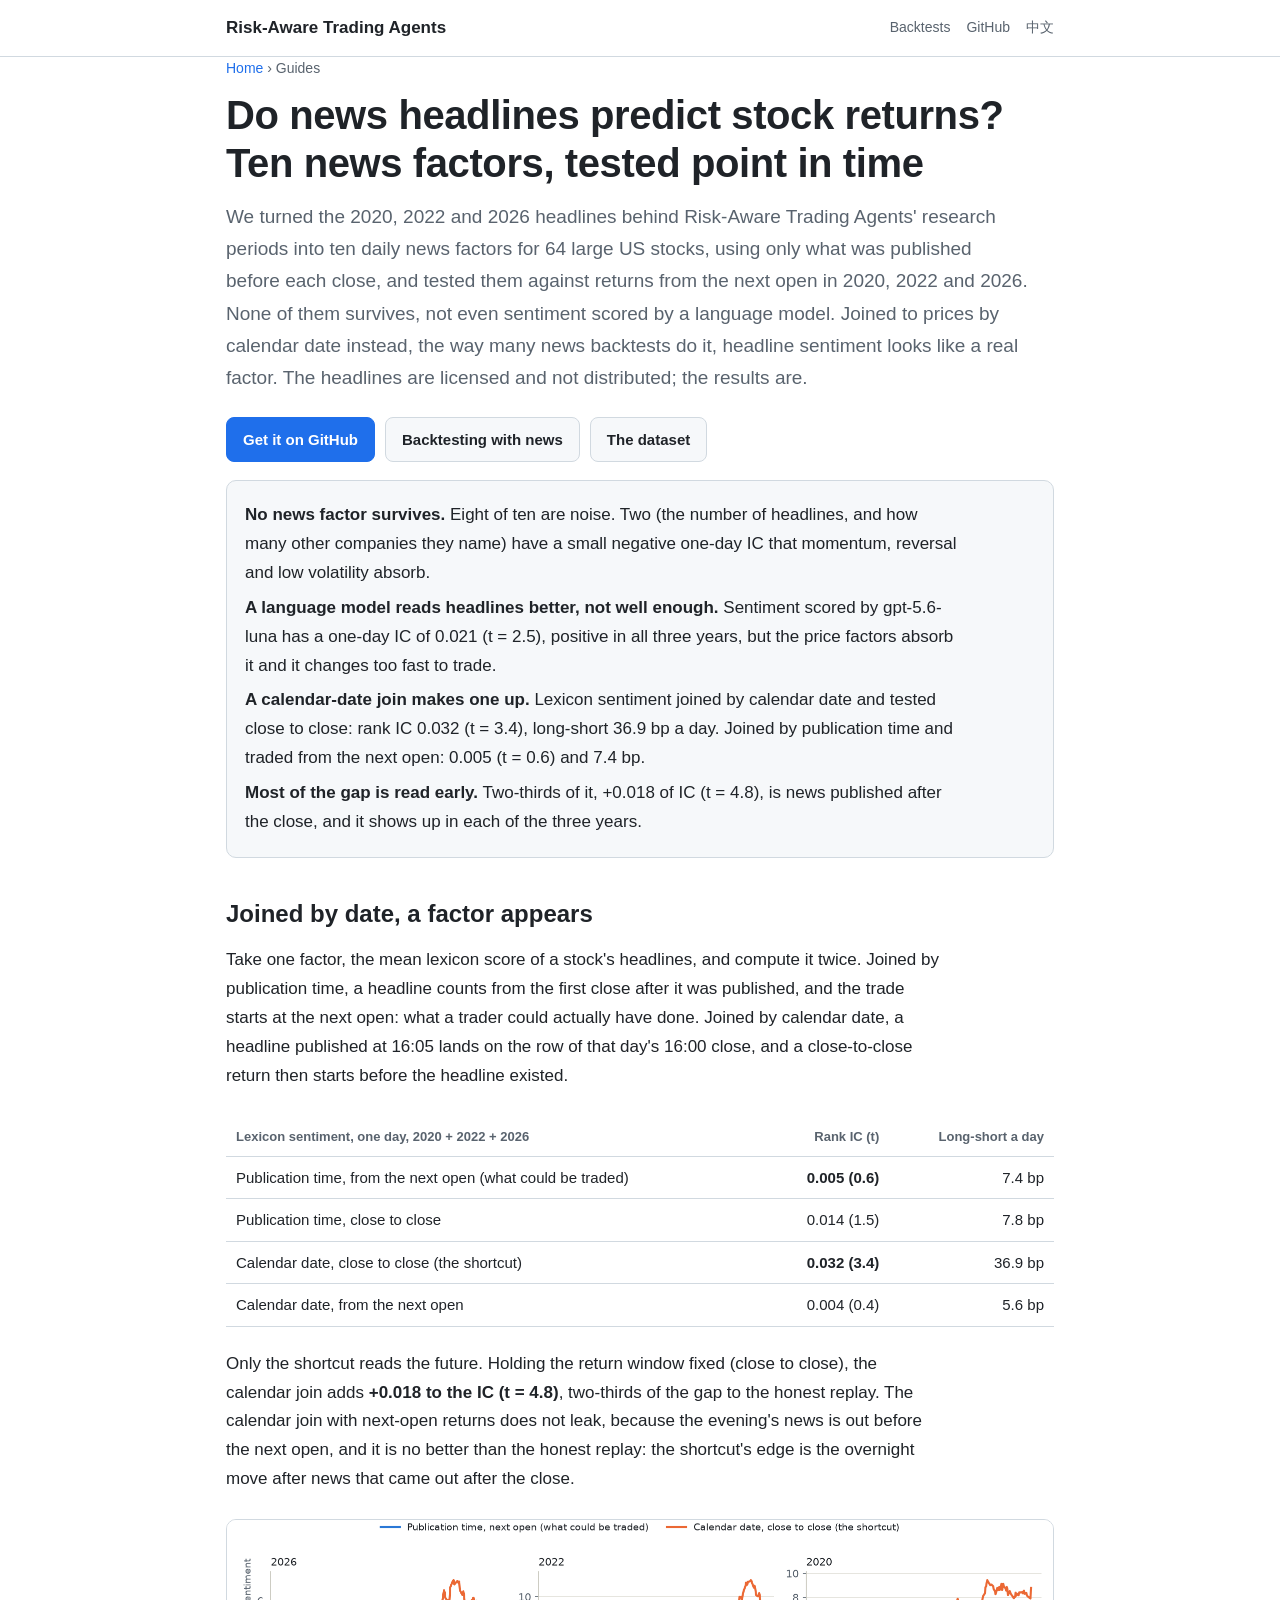
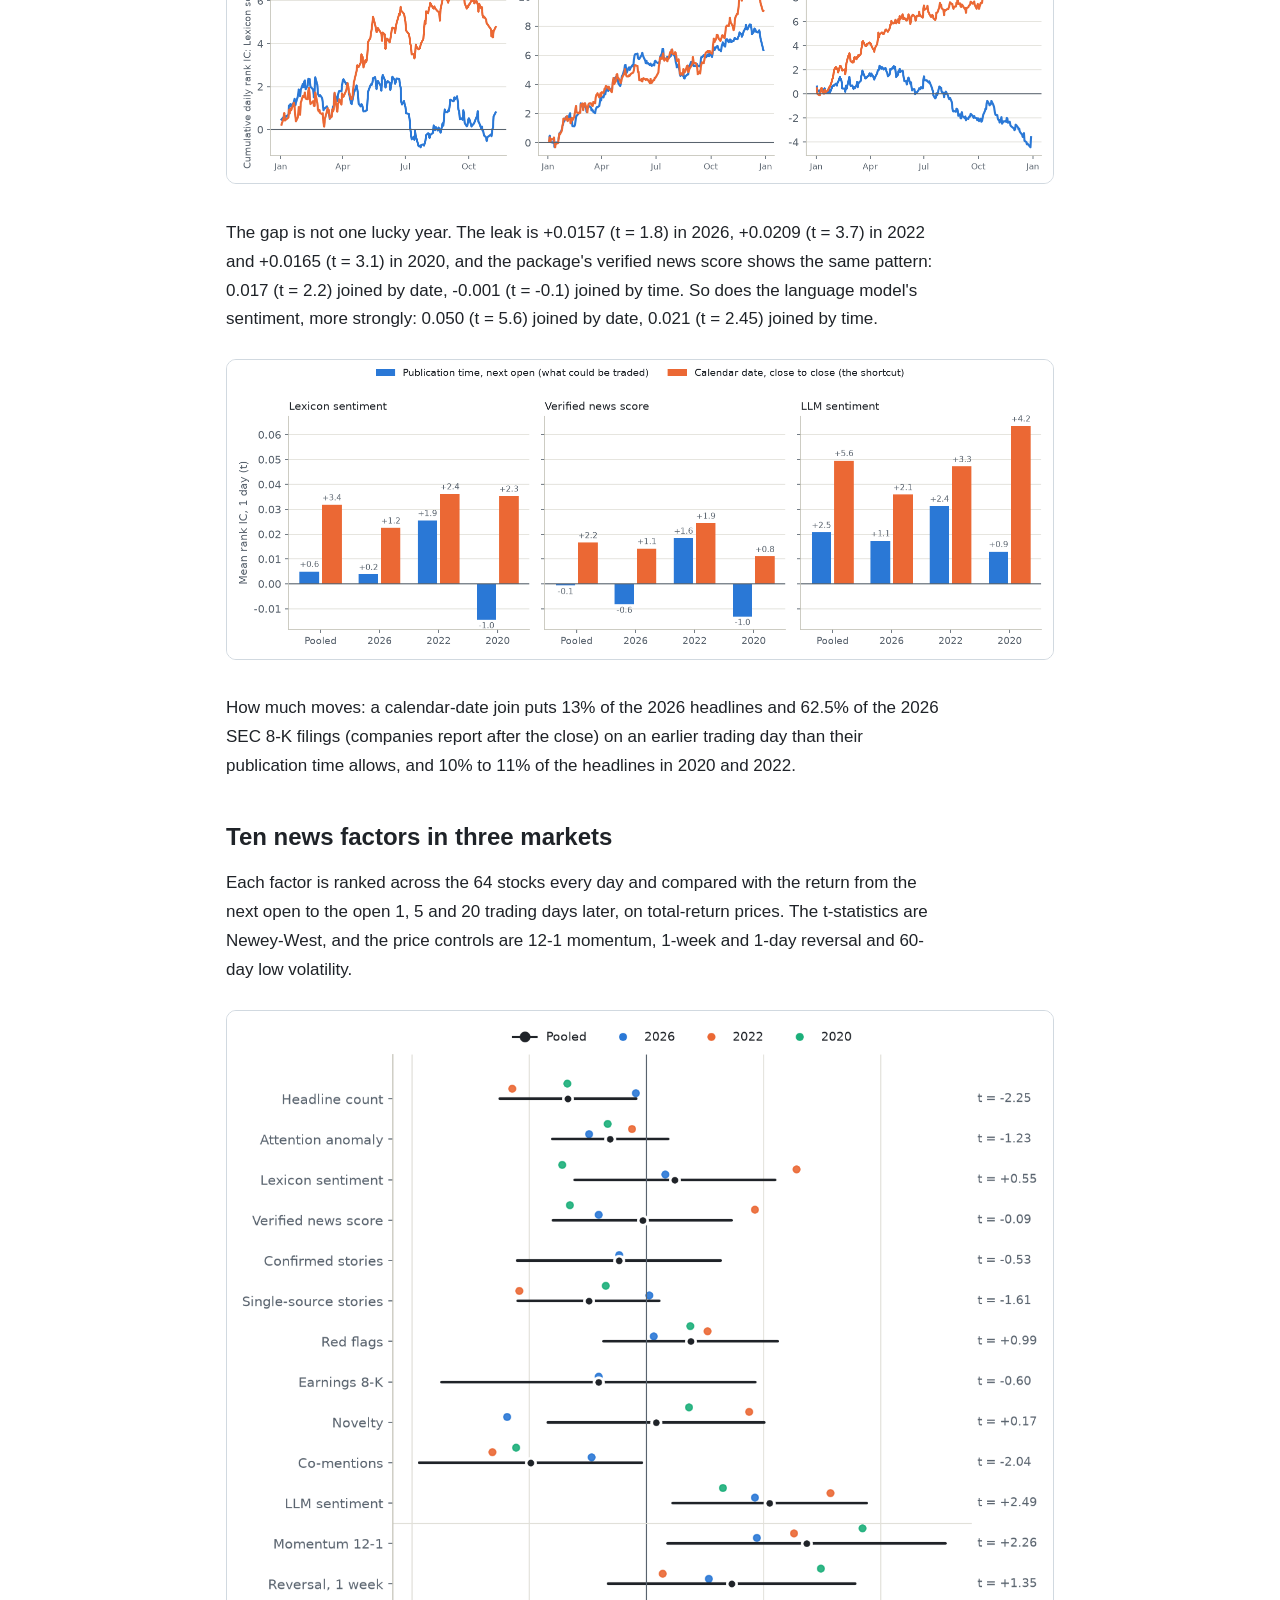
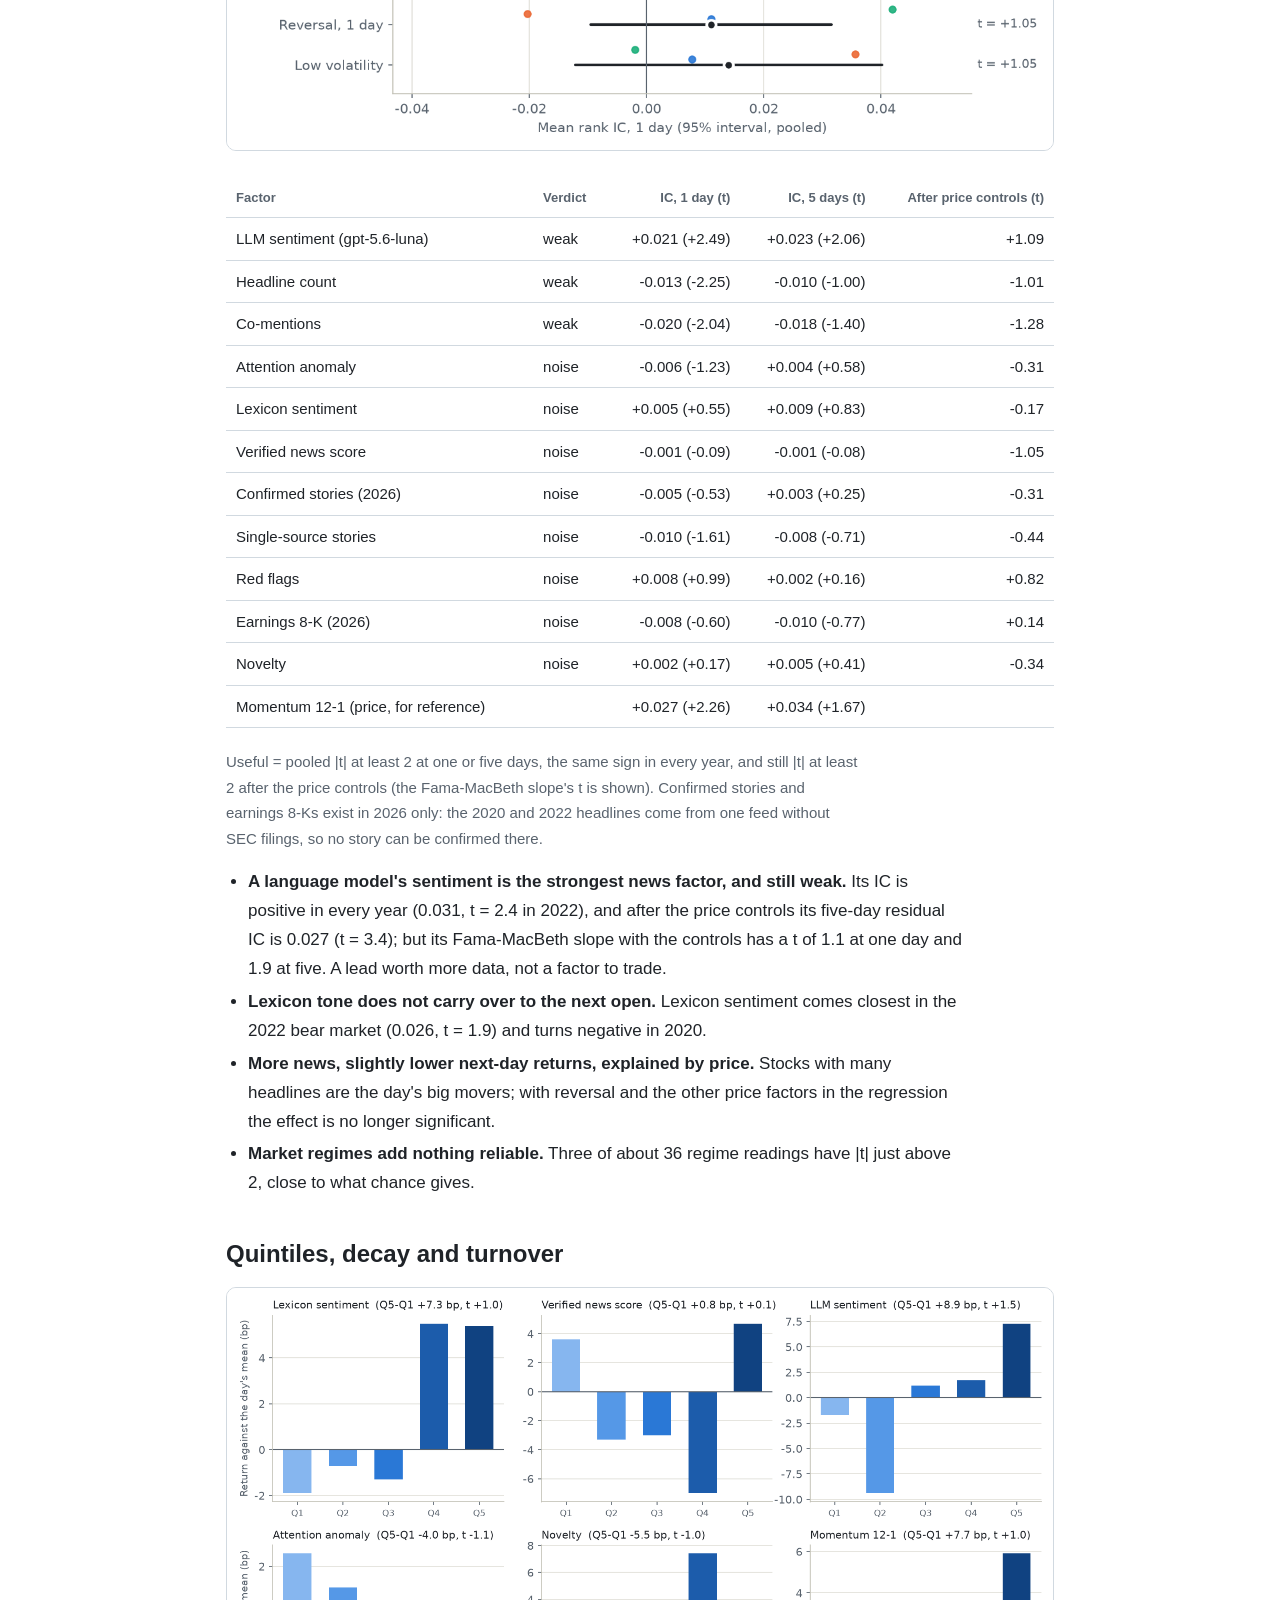
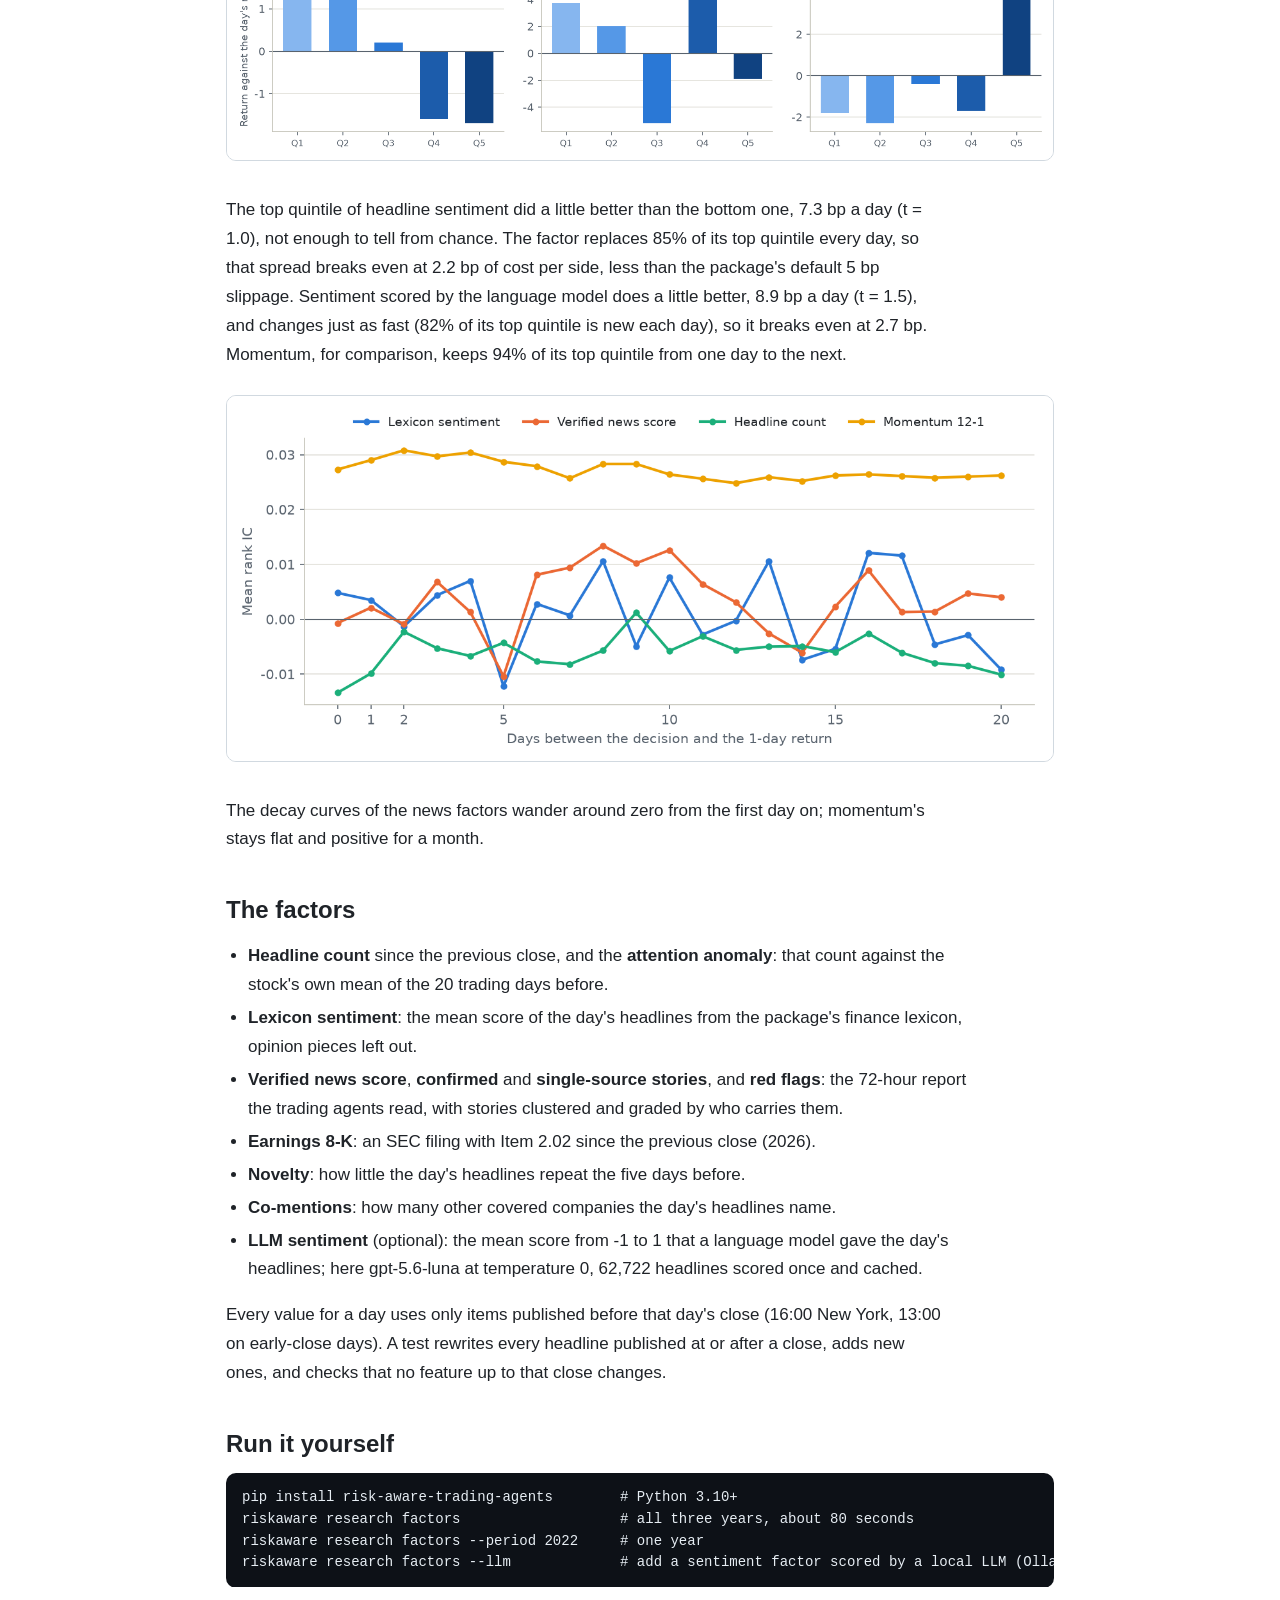
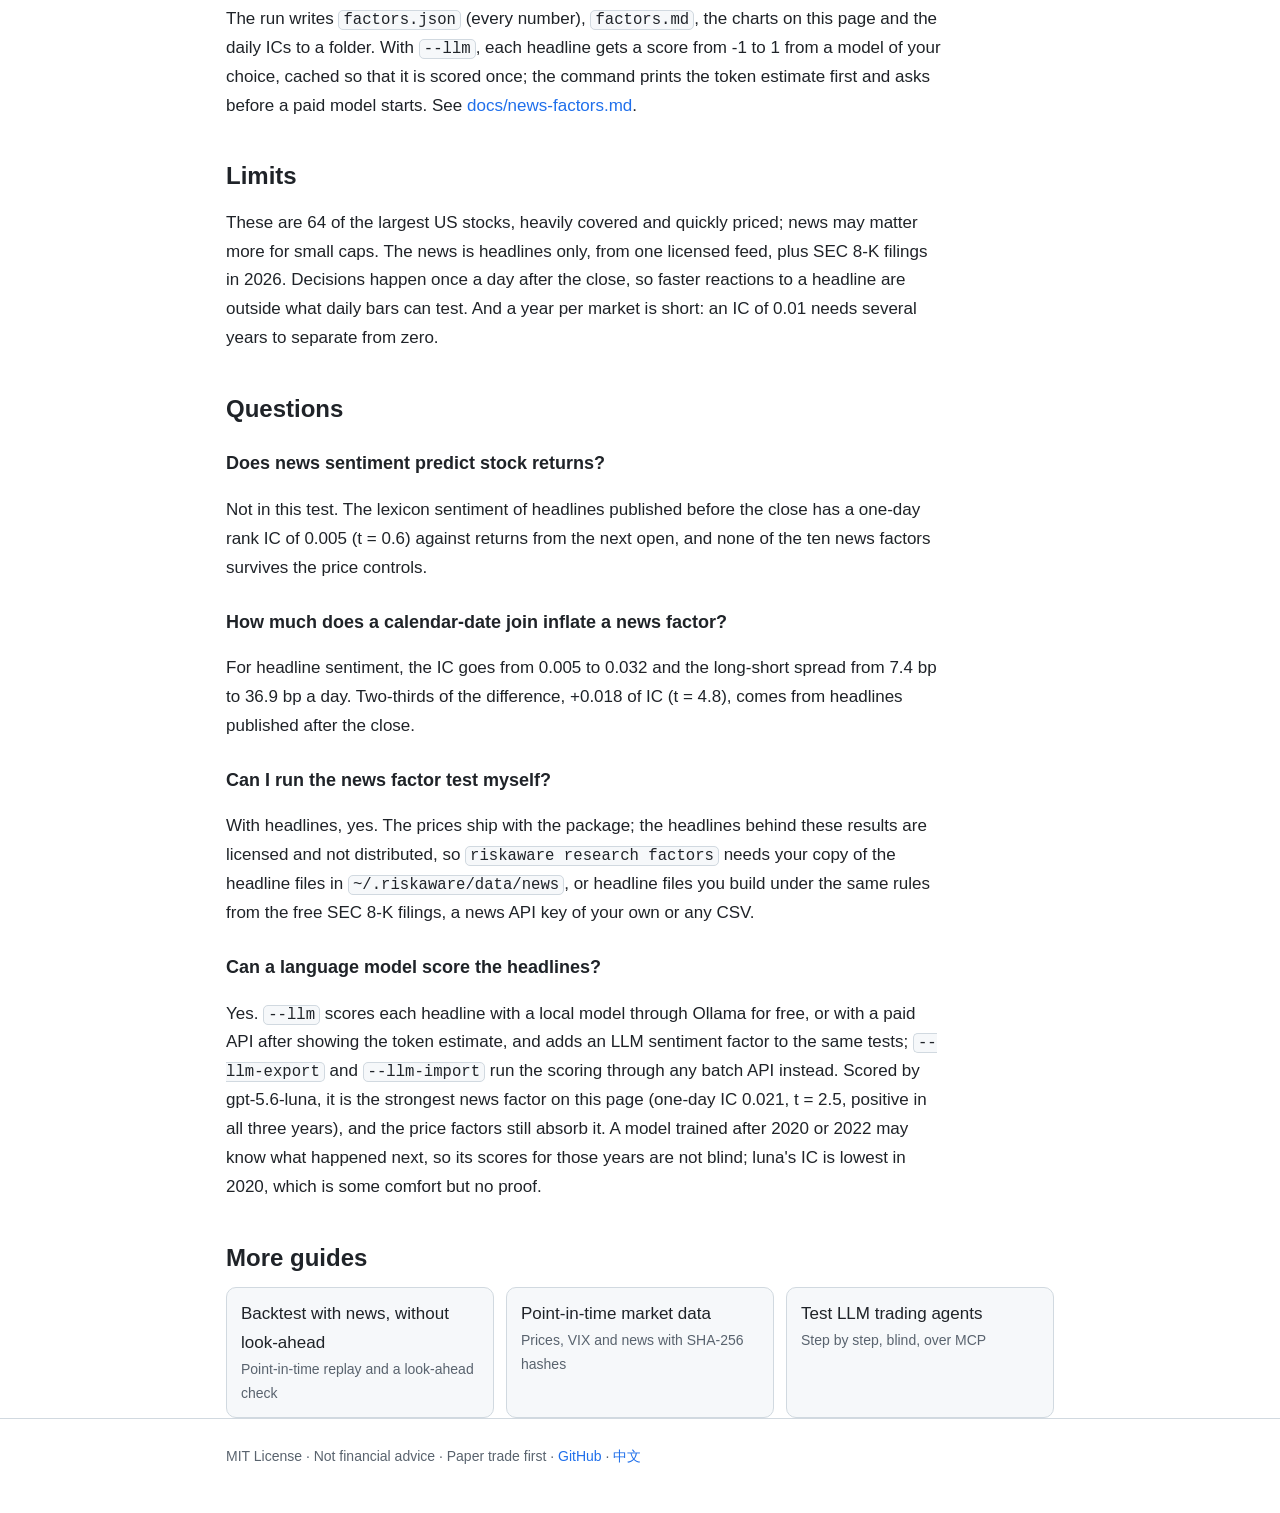
<file: site/news-factors.html>
<!doctype html>
<html lang="en">
<head>
<meta charset="utf-8">
<meta name="viewport" content="width=device-width, initial-scale=1">
<title>Do news headlines predict stock returns? Ten news factors tested point in time · Risk-Aware Trading Agents</title>
<meta name="description" content="Ten headline factors for 64 large US stocks (sentiment, attention, novelty, red flags, earnings 8-Ks and more) tested in 2020, 2022 and 2026 with news replayed at its publication time. None survives, not even a language model's sentiment, and a calendar-date join makes headline sentiment look like a factor with t = 3.4. Free and open source.">
<link rel="canonical" href="https://jackson-cmd.github.io/risk-aware-trading-agents/news-factors.html">
<link rel="alternate" hreflang="en" href="https://jackson-cmd.github.io/risk-aware-trading-agents/news-factors.html">
<link rel="alternate" hreflang="zh-Hans" href="https://jackson-cmd.github.io/risk-aware-trading-agents/zh/news-factors.html">
<link rel="alternate" hreflang="x-default" href="https://jackson-cmd.github.io/risk-aware-trading-agents/news-factors.html">
<meta property="og:type" content="article">
<meta property="og:url" content="https://jackson-cmd.github.io/risk-aware-trading-agents/news-factors.html">
<meta property="og:title" content="Do news headlines predict stock returns? Ten news factors tested point in time">
<meta property="og:description" content="None of ten headline factors survives when news is replayed at its publication time. Joined by calendar date, headline sentiment looks like a factor: rank IC 0.032 (t = 3.4) against 0.005 (t = 0.6).">
<meta property="og:image" content="https://jackson-cmd.github.io/risk-aware-trading-agents/assets/news_factors_cumulative_en.png">
<meta name="twitter:card" content="summary_large_image">
<link rel="stylesheet" href="assets/guide.css">
<script type="application/ld+json">{"@context":"https://schema.org","@type":"TechArticle","headline":"Do news headlines predict stock returns? Ten news factors tested point in time","description":"Ten headline factors for 64 large US stocks tested in 2020, 2022 and 2026 with point-in-time news, rank IC, quintiles, decay and price-factor controls, and a comparison of calendar-date and publication-time news joins.","inLanguage":"en","datePublished":"2026-11-13","dateModified":"2026-11-13","url":"https://jackson-cmd.github.io/risk-aware-trading-agents/news-factors.html","image":"https://jackson-cmd.github.io/risk-aware-trading-agents/assets/news_factors_cumulative_en.png","author":{"@type":"Organization","name":"Risk-Aware Trading Agents contributors","url":"https://github.com/jackson-cmd/risk-aware-trading-agents"},"about":["news sentiment factor","information coefficient","look-ahead bias","point-in-time data","factor investing","news backtesting"],"isPartOf":{"@type":"WebSite","name":"Risk-Aware Trading Agents","url":"https://jackson-cmd.github.io/risk-aware-trading-agents/"}}</script>
<script type="application/ld+json">{"@context":"https://schema.org","@type":"FAQPage","mainEntity":[{"@type":"Question","name":"Does news sentiment predict stock returns?","acceptedAnswer":{"@type":"Answer","text":"Not in this test. For 64 large US stocks in 2020, 2022 and 2026, the lexicon sentiment of headlines published before the close has a one-day rank IC of 0.005 (t = 0.6) against returns from the next open, and none of ten news factors survives once momentum, reversal and low volatility are controlled for."}},{"@type":"Question","name":"How much does a calendar-date join inflate a news factor?","acceptedAnswer":{"@type":"Answer","text":"Joined by calendar date and tested close to close, the same sentiment factor has a rank IC of 0.032 (t = 3.4) and a long-short spread of 36.9 bp a day, against 0.005 and 7.4 bp when news is replayed at its publication time. Two-thirds of the gap, +0.018 of IC (t = 4.8), comes from headlines published after the close that the calendar join reads early."}},{"@type":"Question","name":"Can I run the news factor test myself?","acceptedAnswer":{"@type":"Answer","text":"With headlines, yes. Install the open-source package with pip install risk-aware-trading-agents and run riskaware research factors. The prices ship with the package; the headlines behind these results are licensed and not distributed, so the study needs your copy of the headline files (in ~/.riskaware/data/news) or headline files you build under the same rules. The run writes every number, the report and the charts to a folder."}},{"@type":"Question","name":"Can a language model score the headlines?","acceptedAnswer":{"@type":"Answer","text":"Yes: riskaware research factors --llm scores each headline from -1 to 1 with a local or paid model, or through any batch API, caches every score, and adds an LLM sentiment factor to the same tests. Scored by gpt-5.6-luna it is the strongest news factor here, a one-day rank IC of 0.021 (t = 2.5) that is positive in all three years, but momentum, reversal and low volatility absorb it."}}]}</script>
<script type="application/ld+json">{"@context":"https://schema.org","@type":"BreadcrumbList","itemListElement":[{"@type":"ListItem","position":1,"name":"Home","item":"https://jackson-cmd.github.io/risk-aware-trading-agents/"},{"@type":"ListItem","position":2,"name":"News factors","item":"https://jackson-cmd.github.io/risk-aware-trading-agents/news-factors.html"}]}</script>
</head>
<body>
<header><div class="wrap">
  <a class="brand" href="./">Risk-Aware Trading Agents</a>
  <nav>
    <a href="./#backtest">Backtests</a>
    <a href="https://github.com/jackson-cmd/risk-aware-trading-agents">GitHub</a>
    <a href="zh/news-factors.html" hreflang="zh-Hans" lang="zh-Hans">中文</a>
  </nav>
</div></header>

<main class="wrap">
<p class="crumbs"><a href="./">Home</a> › Guides</p>
<h1>Do news headlines predict stock returns? Ten news factors, tested point in time</h1>
<p class="lead">We turned the 2020, 2022 and 2026 headlines behind Risk-Aware Trading Agents' research periods into ten daily news factors for 64 large US stocks, using only what was published before each close, and tested them against returns from the next open in 2020, 2022 and 2026. None of them survives, not even sentiment scored by a language model. Joined to prices by calendar date instead, the way many news backtests do it, headline sentiment looks like a real factor. The headlines are licensed and not distributed; the results are.</p>
<div class="cta">
  <a class="btn primary" href="https://github.com/jackson-cmd/risk-aware-trading-agents">Get it on GitHub</a>
  <a class="btn" href="news-backtesting.html">Backtesting with news</a>
  <a class="btn" href="point-in-time-market-data.html">The dataset</a>
</div>

<div class="box">
  <p><b>No news factor survives.</b> Eight of ten are noise. Two (the number of headlines, and how many other companies they name) have a small negative one-day IC that momentum, reversal and low volatility absorb.</p>
  <p><b>A language model reads headlines better, not well enough.</b> Sentiment scored by gpt-5.6-luna has a one-day IC of 0.021 (t = 2.5), positive in all three years, but the price factors absorb it and it changes too fast to trade.</p>
  <p><b>A calendar-date join makes one up.</b> Lexicon sentiment joined by calendar date and tested close to close: rank IC 0.032 (t = 3.4), long-short 36.9 bp a day. Joined by publication time and traded from the next open: 0.005 (t = 0.6) and 7.4 bp.</p>
  <p><b>Most of the gap is read early.</b> Two-thirds of it, +0.018 of IC (t = 4.8), is news published after the close, and it shows up in each of the three years.</p>
</div>

<h2>Joined by date, a factor appears</h2>
<p>Take one factor, the mean lexicon score of a stock's headlines, and compute it twice. Joined by publication time, a headline counts from the first close after it was published, and the trade starts at the next open: what a trader could actually have done. Joined by calendar date, a headline published at 16:05 lands on the row of that day's 16:00 close, and a close-to-close return then starts before the headline existed.</p>
<div class="table-wrap"><table>
  <tr><th>Lexicon sentiment, one day, 2020 + 2022 + 2026</th><th class="num">Rank IC (t)</th><th class="num">Long-short a day</th></tr>
  <tr><td>Publication time, from the next open (what could be traded)</td><td class="num"><b>0.005 (0.6)</b></td><td class="num">7.4 bp</td></tr>
  <tr><td>Publication time, close to close</td><td class="num">0.014 (1.5)</td><td class="num">7.8 bp</td></tr>
  <tr><td>Calendar date, close to close (the shortcut)</td><td class="num"><b>0.032 (3.4)</b></td><td class="num">36.9 bp</td></tr>
  <tr><td>Calendar date, from the next open</td><td class="num">0.004 (0.4)</td><td class="num">5.6 bp</td></tr>
</table></div>
<p>Only the shortcut reads the future. Holding the return window fixed (close to close), the calendar join adds <b>+0.018 to the IC (t = 4.8)</b>, two-thirds of the gap to the honest replay. The calendar join with next-open returns does not leak, because the evening's news is out before the next open, and it is no better than the honest replay: the shortcut's edge is the overnight move after news that came out after the close.</p>
<img class="chart" src="assets/news_factors_cumulative_en.png" alt="Cumulative daily rank IC of headline sentiment in 2026, 2022 and 2020: the calendar-date join climbs while the publication-time join stays near zero in 2026 and falls in 2020" loading="lazy">
<p>The gap is not one lucky year. The leak is +0.0157 (t = 1.8) in 2026, +0.0209 (t = 3.7) in 2022 and +0.0165 (t = 3.1) in 2020, and the package's verified news score shows the same pattern: 0.017 (t = 2.2) joined by date, -0.001 (t = -0.1) joined by time. So does the language model's sentiment, more strongly: 0.050 (t = 5.6) joined by date, 0.021 (t = 2.45) joined by time.</p>
<img class="chart" src="assets/news_factors_alignment_en.png" alt="Mean one-day rank IC of lexicon sentiment, the verified news score and LLM sentiment under both joins, pooled and by year" loading="lazy">
<p>How much moves: a calendar-date join puts 13% of the 2026 headlines and 62.5% of the 2026 SEC 8-K filings (companies report after the close) on an earlier trading day than their publication time allows, and 10% to 11% of the headlines in 2020 and 2022.</p>

<h2>Ten news factors in three markets</h2>
<p>Each factor is ranked across the 64 stocks every day and compared with the return from the next open to the open 1, 5 and 20 trading days later, on total-return prices. The t-statistics are Newey-West, and the price controls are 12-1 momentum, 1-week and 1-day reversal and 60-day low volatility.</p>
<img class="chart" src="assets/news_factors_ic_en.png" alt="Mean one-day rank IC of eleven news factors and four price factors, pooled with 95% intervals and by year" loading="lazy">
<div class="table-wrap"><table>
  <tr><th>Factor</th><th>Verdict</th><th class="num">IC, 1 day (t)</th><th class="num">IC, 5 days (t)</th><th class="num">After price controls (t)</th></tr>
  <tr><td>LLM sentiment (gpt-5.6-luna)</td><td>weak</td><td class="num">+0.021 (+2.49)</td><td class="num">+0.023 (+2.06)</td><td class="num">+1.09</td></tr>
  <tr><td>Headline count</td><td>weak</td><td class="num">-0.013 (-2.25)</td><td class="num">-0.010 (-1.00)</td><td class="num">-1.01</td></tr>
  <tr><td>Co-mentions</td><td>weak</td><td class="num">-0.020 (-2.04)</td><td class="num">-0.018 (-1.40)</td><td class="num">-1.28</td></tr>
  <tr><td>Attention anomaly</td><td>noise</td><td class="num">-0.006 (-1.23)</td><td class="num">+0.004 (+0.58)</td><td class="num">-0.31</td></tr>
  <tr><td>Lexicon sentiment</td><td>noise</td><td class="num">+0.005 (+0.55)</td><td class="num">+0.009 (+0.83)</td><td class="num">-0.17</td></tr>
  <tr><td>Verified news score</td><td>noise</td><td class="num">-0.001 (-0.09)</td><td class="num">-0.001 (-0.08)</td><td class="num">-1.05</td></tr>
  <tr><td>Confirmed stories (2026)</td><td>noise</td><td class="num">-0.005 (-0.53)</td><td class="num">+0.003 (+0.25)</td><td class="num">-0.31</td></tr>
  <tr><td>Single-source stories</td><td>noise</td><td class="num">-0.010 (-1.61)</td><td class="num">-0.008 (-0.71)</td><td class="num">-0.44</td></tr>
  <tr><td>Red flags</td><td>noise</td><td class="num">+0.008 (+0.99)</td><td class="num">+0.002 (+0.16)</td><td class="num">+0.82</td></tr>
  <tr><td>Earnings 8-K (2026)</td><td>noise</td><td class="num">-0.008 (-0.60)</td><td class="num">-0.010 (-0.77)</td><td class="num">+0.14</td></tr>
  <tr><td>Novelty</td><td>noise</td><td class="num">+0.002 (+0.17)</td><td class="num">+0.005 (+0.41)</td><td class="num">-0.34</td></tr>
  <tr><td>Momentum 12-1 (price, for reference)</td><td></td><td class="num">+0.027 (+2.26)</td><td class="num">+0.034 (+1.67)</td><td class="num"></td></tr>
</table></div>
<p class="note">Useful = pooled |t| at least 2 at one or five days, the same sign in every year, and still |t| at least 2 after the price controls (the Fama-MacBeth slope's t is shown). Confirmed stories and earnings 8-Ks exist in 2026 only: the 2020 and 2022 headlines come from one feed without SEC filings, so no story can be confirmed there.</p>
<ul>
  <li><b>A language model's sentiment is the strongest news factor, and still weak.</b> Its IC is positive in every year (0.031, t = 2.4 in 2022), and after the price controls its five-day residual IC is 0.027 (t = 3.4); but its Fama-MacBeth slope with the controls has a t of 1.1 at one day and 1.9 at five. A lead worth more data, not a factor to trade.</li>
  <li><b>Lexicon tone does not carry over to the next open.</b> Lexicon sentiment comes closest in the 2022 bear market (0.026, t = 1.9) and turns negative in 2020.</li>
  <li><b>More news, slightly lower next-day returns, explained by price.</b> Stocks with many headlines are the day's big movers; with reversal and the other price factors in the regression the effect is no longer significant.</li>
  <li><b>Market regimes add nothing reliable.</b> Three of about 36 regime readings have |t| just above 2, close to what chance gives.</li>
</ul>

<h2>Quintiles, decay and turnover</h2>
<img class="chart" src="assets/news_factors_groups_en.png" alt="Next-day return of each quintile of six factors, against the day's mean" loading="lazy">
<p>The top quintile of headline sentiment did a little better than the bottom one, 7.3 bp a day (t = 1.0), not enough to tell from chance. The factor replaces 85% of its top quintile every day, so that spread breaks even at 2.2 bp of cost per side, less than the package's default 5 bp slippage. Sentiment scored by the language model does a little better, 8.9 bp a day (t = 1.5), and changes just as fast (82% of its top quintile is new each day), so it breaks even at 2.7 bp. Momentum, for comparison, keeps 94% of its top quintile from one day to the next.</p>
<img class="chart" src="assets/news_factors_decay_en.png" alt="Rank IC of the one-day return k days after the decision, for headline sentiment, the verified news score, headline count and momentum" loading="lazy">
<p>The decay curves of the news factors wander around zero from the first day on; momentum's stays flat and positive for a month.</p>

<h2>The factors</h2>
<ul>
  <li><b>Headline count</b> since the previous close, and the <b>attention anomaly</b>: that count against the stock's own mean of the 20 trading days before.</li>
  <li><b>Lexicon sentiment</b>: the mean score of the day's headlines from the package's finance lexicon, opinion pieces left out.</li>
  <li><b>Verified news score</b>, <b>confirmed</b> and <b>single-source stories</b>, and <b>red flags</b>: the 72-hour report the trading agents read, with stories clustered and graded by who carries them.</li>
  <li><b>Earnings 8-K</b>: an SEC filing with Item 2.02 since the previous close (2026).</li>
  <li><b>Novelty</b>: how little the day's headlines repeat the five days before.</li>
  <li><b>Co-mentions</b>: how many other covered companies the day's headlines name.</li>
  <li><b>LLM sentiment</b> (optional): the mean score from -1 to 1 that a language model gave the day's headlines; here gpt-5.6-luna at temperature 0, 62,722 headlines scored once and cached.</li>
</ul>
<p>Every value for a day uses only items published before that day's close (16:00 New York, 13:00 on early-close days). A test rewrites every headline published at or after a close, adds new ones, and checks that no feature up to that close changes.</p>

<h2>Run it yourself</h2>
<pre>pip install risk-aware-trading-agents        # Python 3.10+
riskaware research factors                   # all three years, about 80 seconds
riskaware research factors --period 2022     # one year
riskaware research factors --llm             # add a sentiment factor scored by a local LLM (Ollama, free)</pre>
<p>The run writes <code>factors.json</code> (every number), <code>factors.md</code>, the charts on this page and the daily ICs to a folder. With <code>--llm</code>, each headline gets a score from -1 to 1 from a model of your choice, cached so that it is scored once; the command prints the token estimate first and asks before a paid model starts. See <a href="https://github.com/jackson-cmd/risk-aware-trading-agents/blob/main/docs/news-factors.md">docs/news-factors.md</a>.</p>

<h2>Limits</h2>
<p>These are 64 of the largest US stocks, heavily covered and quickly priced; news may matter more for small caps. The news is headlines only, from one licensed feed, plus SEC 8-K filings in 2026. Decisions happen once a day after the close, so faster reactions to a headline are outside what daily bars can test. And a year per market is short: an IC of 0.01 needs several years to separate from zero.</p>

<h2>Questions</h2>
<h3>Does news sentiment predict stock returns?</h3>
<p>Not in this test. The lexicon sentiment of headlines published before the close has a one-day rank IC of 0.005 (t = 0.6) against returns from the next open, and none of the ten news factors survives the price controls.</p>
<h3>How much does a calendar-date join inflate a news factor?</h3>
<p>For headline sentiment, the IC goes from 0.005 to 0.032 and the long-short spread from 7.4 bp to 36.9 bp a day. Two-thirds of the difference, +0.018 of IC (t = 4.8), comes from headlines published after the close.</p>
<h3>Can I run the news factor test myself?</h3>
<p>With headlines, yes. The prices ship with the package; the headlines behind these results are licensed and not distributed, so <code>riskaware research factors</code> needs your copy of the headline files in <code>~/.riskaware/data/news</code>, or headline files you build under the same rules from the free SEC 8-K filings, a news API key of your own or any CSV.</p>
<h3>Can a language model score the headlines?</h3>
<p>Yes. <code>--llm</code> scores each headline with a local model through Ollama for free, or with a paid API after showing the token estimate, and adds an LLM sentiment factor to the same tests; <code>--llm-export</code> and <code>--llm-import</code> run the scoring through any batch API instead. Scored by gpt-5.6-luna, it is the strongest news factor on this page (one-day IC 0.021, t = 2.5, positive in all three years), and the price factors still absorb it. A model trained after 2020 or 2022 may know what happened next, so its scores for those years are not blind; luna's IC is lowest in 2020, which is some comfort but no proof.</p>

<h2>More guides</h2>
<div class="more">
  <a href="news-backtesting.html">Backtest with news, without look-ahead<span>Point-in-time replay and a look-ahead check</span></a>
  <a href="point-in-time-market-data.html">Point-in-time market data<span>Prices, VIX and news with SHA-256 hashes</span></a>
  <a href="llm-trading-agents.html">Test LLM trading agents<span>Step by step, blind, over MCP</span></a>
</div>
</main>

<footer><div class="wrap">MIT License · Not financial advice · Paper trade first · <a href="https://github.com/jackson-cmd/risk-aware-trading-agents">GitHub</a> · <a href="zh/news-factors.html" hreflang="zh-Hans">中文</a></div></footer>
</body>
</html>
</file>
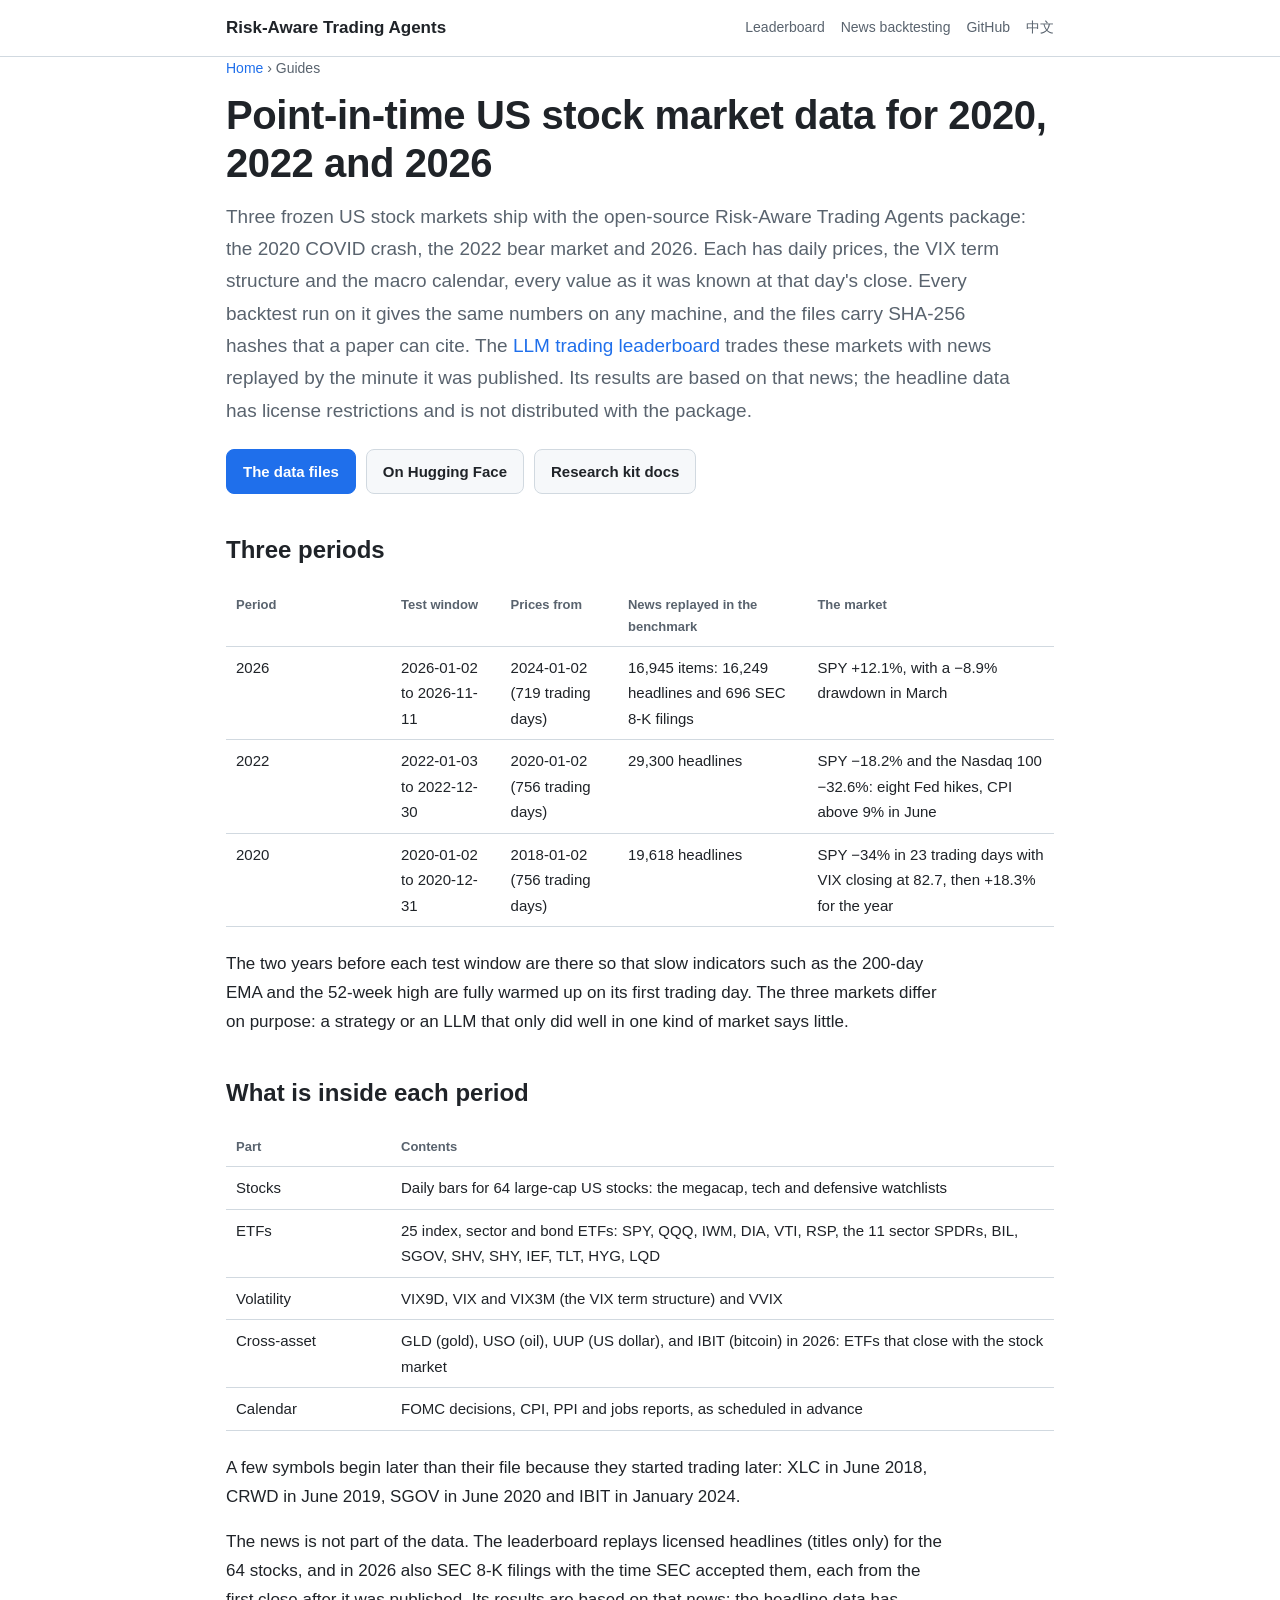
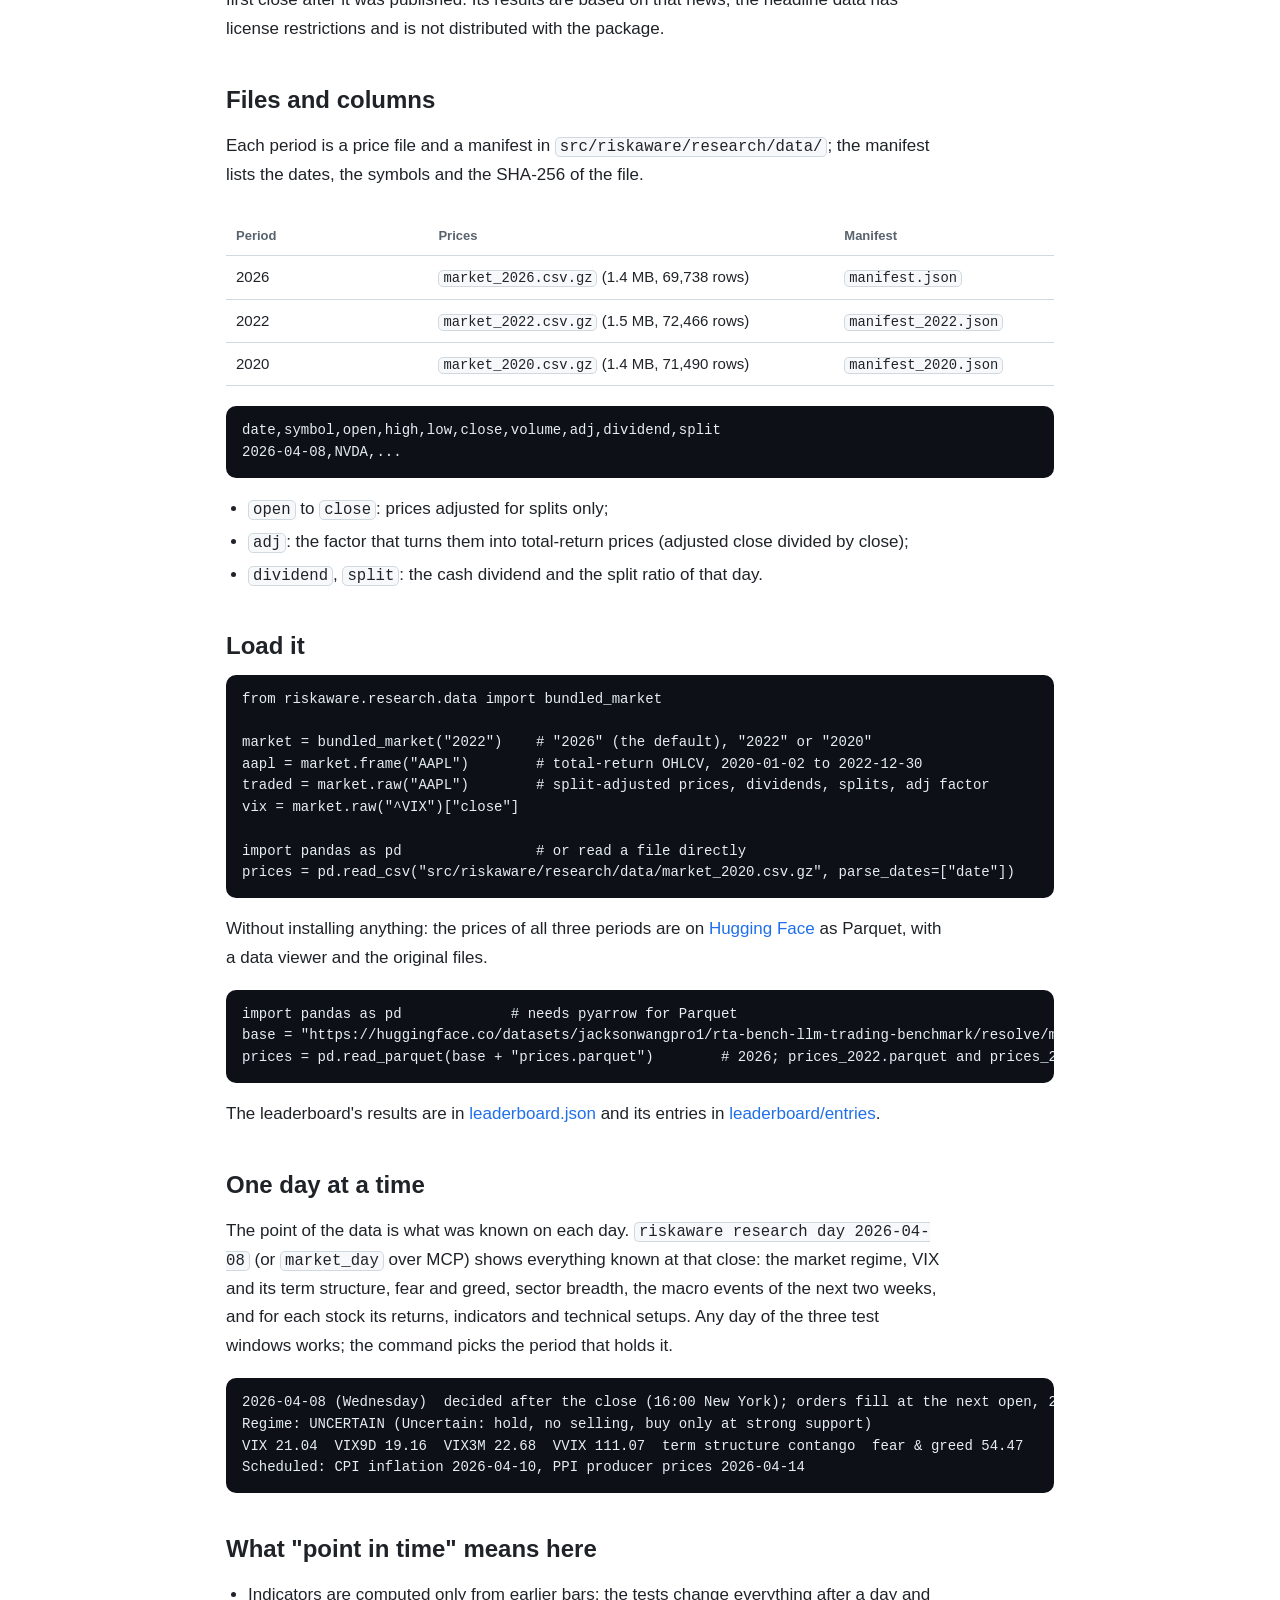
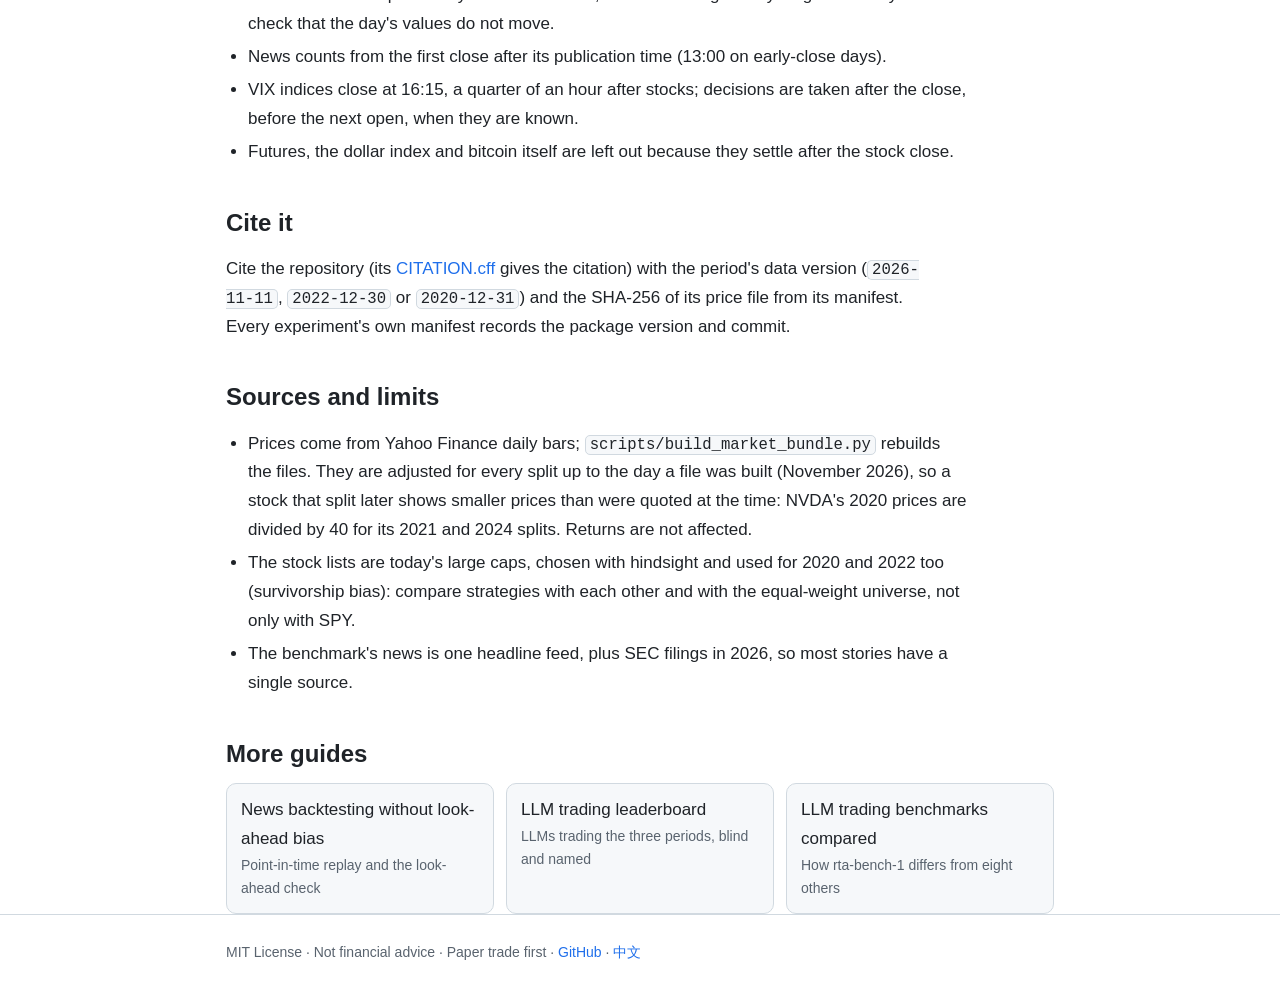
<file: site/point-in-time-market-data.html>
<!doctype html>
<html lang="en">
<head>
<meta charset="utf-8">
<meta name="viewport" content="width=device-width, initial-scale=1">
<title>Point-in-time US stock market data for 2020, 2022 and 2026: prices, VIX and the macro calendar · Risk-Aware Trading Agents</title>
<meta name="description" content="Free point-in-time data for three US stock markets, for reproducible backtests and LLM trading agents: the 2020 COVID crash, the 2022 bear market and 2026. Daily prices for 64 large caps and 25 ETFs, the VIX term structure and the macro calendar, with SHA-256 hashes, on GitHub and Hugging Face.">
<link rel="canonical" href="https://jackson-cmd.github.io/risk-aware-trading-agents/point-in-time-market-data.html">
<link rel="alternate" hreflang="en" href="https://jackson-cmd.github.io/risk-aware-trading-agents/point-in-time-market-data.html">
<link rel="alternate" hreflang="zh-Hans" href="https://jackson-cmd.github.io/risk-aware-trading-agents/zh/point-in-time-market-data.html">
<link rel="alternate" hreflang="x-default" href="https://jackson-cmd.github.io/risk-aware-trading-agents/point-in-time-market-data.html">
<meta property="og:type" content="article">
<meta property="og:url" content="https://jackson-cmd.github.io/risk-aware-trading-agents/point-in-time-market-data.html">
<meta property="og:title" content="Point-in-time US stock market data for 2020, 2022 and 2026">
<meta property="og:description" content="Daily prices, the VIX term structure and the macro calendar for the 2020 crash, the 2022 bear market and 2026, frozen with SHA-256 hashes for reproducible backtests.">
<meta property="og:image" content="https://jackson-cmd.github.io/risk-aware-trading-agents/assets/dashboard_en.jpg">
<meta name="twitter:card" content="summary_large_image">
<link rel="stylesheet" href="assets/guide.css">
<script type="application/ld+json">{"@context":"https://schema.org","@type":"Dataset","name":"Point-in-time US stock market data: 2020, 2022 and 2026","description":"A frozen, point-in-time copy of three US stock markets for reproducible backtests and LLM trading agent benchmarks: the 2020 COVID crash and rebound, the 2022 rate-hike bear market, and 2026 to 11 November. Each period has daily bars from two years before its test window for 64 large-cap stocks and 25 ETFs (split-adjusted prices, dividends, splits and a total-return factor), the VIX term structure (VIX9D, VIX, VIX3M) and VVIX, with SHA-256 hashes. It is the market data of the rta-bench-1 LLM trading leaderboard, whose results are based on news replayed by publication time; the headline data has license restrictions and is not distributed.","url":"https://jackson-cmd.github.io/risk-aware-trading-agents/point-in-time-market-data.html","sameAs":["https://github.com/jackson-cmd/risk-aware-trading-agents/tree/main/src/riskaware/research/data","https://huggingface.co/datasets/jacksonwangpro1/rta-bench-llm-trading-benchmark"],"keywords":["point-in-time data","stock market data","point-in-time stock prices","look-ahead bias","news backtesting without look-ahead bias","VIX term structure","COVID crash","2022 bear market","LLM trading agent benchmark"],"license":"https://opensource.org/licenses/MIT","isAccessibleForFree":true,"inLanguage":"en","temporalCoverage":["2018-01-02/2022-12-30","2024-01-02/2026-11-11"],"creator":{"@type":"Organization","name":"Risk-Aware Trading Agents contributors","url":"https://github.com/jackson-cmd/risk-aware-trading-agents"},"variableMeasured":["open","high","low","close","volume","dividend","split","total-return factor"],"distribution":[{"@type":"DataDownload","name":"Prices, 2026 period","encodingFormat":"text/csv","contentUrl":"https://github.com/jackson-cmd/risk-aware-trading-agents/raw/main/src/riskaware/research/data/market_2026.csv.gz"},{"@type":"DataDownload","name":"Prices, 2022 period","encodingFormat":"text/csv","contentUrl":"https://github.com/jackson-cmd/risk-aware-trading-agents/raw/main/src/riskaware/research/data/market_2022.csv.gz"},{"@type":"DataDownload","name":"Prices, 2020 period","encodingFormat":"text/csv","contentUrl":"https://github.com/jackson-cmd/risk-aware-trading-agents/raw/main/src/riskaware/research/data/market_2020.csv.gz"},{"@type":"DataDownload","name":"Prices, 2026 period (Parquet on Hugging Face)","encodingFormat":"application/vnd.apache.parquet","contentUrl":"https://huggingface.co/datasets/jacksonwangpro1/rta-bench-llm-trading-benchmark/resolve/main/data/prices.parquet"},{"@type":"DataDownload","name":"Prices, 2022 period (Parquet on Hugging Face)","encodingFormat":"application/vnd.apache.parquet","contentUrl":"https://huggingface.co/datasets/jacksonwangpro1/rta-bench-llm-trading-benchmark/resolve/main/data/prices_2022.parquet"},{"@type":"DataDownload","name":"Prices, 2020 period (Parquet on Hugging Face)","encodingFormat":"application/vnd.apache.parquet","contentUrl":"https://huggingface.co/datasets/jacksonwangpro1/rta-bench-llm-trading-benchmark/resolve/main/data/prices_2020.parquet"}]}</script>
<script type="application/ld+json">{"@context":"https://schema.org","@type":"BreadcrumbList","itemListElement":[{"@type":"ListItem","position":1,"name":"Home","item":"https://jackson-cmd.github.io/risk-aware-trading-agents/"},{"@type":"ListItem","position":2,"name":"Point-in-time market data","item":"https://jackson-cmd.github.io/risk-aware-trading-agents/point-in-time-market-data.html"}]}</script>
</head>
<body>
<header><div class="wrap">
  <a class="brand" href="./">Risk-Aware Trading Agents</a>
  <nav>
    <a href="leaderboard.html">Leaderboard</a>
    <a href="news-backtesting.html">News backtesting</a>
    <a href="https://github.com/jackson-cmd/risk-aware-trading-agents">GitHub</a>
    <a href="zh/point-in-time-market-data.html" hreflang="zh-Hans" lang="zh-Hans">中文</a>
  </nav>
</div></header>

<main class="wrap">
<p class="crumbs"><a href="./">Home</a> › Guides</p>
<h1>Point-in-time US stock market data for 2020, 2022 and 2026</h1>
<p class="lead">Three frozen US stock markets ship with the open-source Risk-Aware Trading Agents package: the 2020 COVID crash, the 2022 bear market and 2026. Each has daily prices, the VIX term structure and the macro calendar, every value as it was known at that day's close. Every backtest run on it gives the same numbers on any machine, and the files carry SHA-256 hashes that a paper can cite. The <a href="leaderboard.html">LLM trading leaderboard</a> trades these markets with news replayed by the minute it was published. Its results are based on that news; the headline data has license restrictions and is not distributed with the package.</p>
<div class="cta">
  <a class="btn primary" href="https://github.com/jackson-cmd/risk-aware-trading-agents/tree/main/src/riskaware/research/data">The data files</a>
  <a class="btn" href="https://huggingface.co/datasets/jacksonwangpro1/rta-bench-llm-trading-benchmark">On Hugging Face</a>
  <a class="btn" href="https://github.com/jackson-cmd/risk-aware-trading-agents/blob/main/docs/research.md">Research kit docs</a>
</div>

<h2 id="periods">Three periods</h2>
<div class="table-wrap"><table>
  <tr><th>Period</th><th>Test window</th><th>Prices from</th><th>News replayed in the benchmark</th><th>The market</th></tr>
  <tr><td>2026</td><td>2026-01-02 to 2026-11-11</td><td>2024-01-02 (719 trading days)</td><td>16,945 items: 16,249 headlines and 696 SEC 8-K filings</td><td>SPY +12.1%, with a −8.9% drawdown in March</td></tr>
  <tr><td>2022</td><td>2022-01-03 to 2022-12-30</td><td>2020-01-02 (756 trading days)</td><td>29,300 headlines</td><td>SPY −18.2% and the Nasdaq 100 −32.6%: eight Fed hikes, CPI above 9% in June</td></tr>
  <tr><td>2020</td><td>2020-01-02 to 2020-12-31</td><td>2018-01-02 (756 trading days)</td><td>19,618 headlines</td><td>SPY −34% in 23 trading days with VIX closing at 82.7, then +18.3% for the year</td></tr>
</table></div>
<p>The two years before each test window are there so that slow indicators such as the 200-day EMA and the 52-week high are fully warmed up on its first trading day. The three markets differ on purpose: a strategy or an LLM that only did well in one kind of market says little.</p>

<h2>What is inside each period</h2>
<div class="table-wrap"><table>
  <tr><th>Part</th><th>Contents</th></tr>
  <tr><td>Stocks</td><td>Daily bars for 64 large-cap US stocks: the megacap, tech and defensive watchlists</td></tr>
  <tr><td>ETFs</td><td>25 index, sector and bond ETFs: SPY, QQQ, IWM, DIA, VTI, RSP, the 11 sector SPDRs, BIL, SGOV, SHV, SHY, IEF, TLT, HYG, LQD</td></tr>
  <tr><td>Volatility</td><td>VIX9D, VIX and VIX3M (the VIX term structure) and VVIX</td></tr>
  <tr><td>Cross-asset</td><td>GLD (gold), USO (oil), UUP (US dollar), and IBIT (bitcoin) in 2026: ETFs that close with the stock market</td></tr>
  <tr><td>Calendar</td><td>FOMC decisions, CPI, PPI and jobs reports, as scheduled in advance</td></tr>
</table></div>
<p>A few symbols begin later than their file because they started trading later: XLC in June 2018, CRWD in June 2019, SGOV in June 2020 and IBIT in January 2024.</p>
<p>The news is not part of the data. The leaderboard replays licensed headlines (titles only) for the 64 stocks, and in 2026 also SEC 8-K filings with the time SEC accepted them, each from the first close after it was published. Its results are based on that news; the headline data has license restrictions and is not distributed with the package.</p>

<h2>Files and columns</h2>
<p>Each period is a price file and a manifest in <code>src/riskaware/research/data/</code>; the manifest lists the dates, the symbols and the SHA-256 of the file.</p>
<div class="table-wrap"><table>
  <tr><th>Period</th><th>Prices</th><th>Manifest</th></tr>
  <tr><td>2026</td><td><code>market_2026.csv.gz</code> (1.4 MB, 69,738 rows)</td><td><code>manifest.json</code></td></tr>
  <tr><td>2022</td><td><code>market_2022.csv.gz</code> (1.5 MB, 72,466 rows)</td><td><code>manifest_2022.json</code></td></tr>
  <tr><td>2020</td><td><code>market_2020.csv.gz</code> (1.4 MB, 71,490 rows)</td><td><code>manifest_2020.json</code></td></tr>
</table></div>
<pre>date,symbol,open,high,low,close,volume,adj,dividend,split
2026-04-08,NVDA,...</pre>
<ul>
  <li><code>open</code> to <code>close</code>: prices adjusted for splits only;</li>
  <li><code>adj</code>: the factor that turns them into total-return prices (adjusted close divided by close);</li>
  <li><code>dividend</code>, <code>split</code>: the cash dividend and the split ratio of that day.</li>
</ul>

<h2>Load it</h2>
<pre>from riskaware.research.data import bundled_market

market = bundled_market("2022")    # "2026" (the default), "2022" or "2020"
aapl = market.frame("AAPL")        # total-return OHLCV, 2020-01-02 to 2022-12-30
traded = market.raw("AAPL")        # split-adjusted prices, dividends, splits, adj factor
vix = market.raw("^VIX")["close"]

import pandas as pd                # or read a file directly
prices = pd.read_csv("src/riskaware/research/data/market_2020.csv.gz", parse_dates=["date"])</pre>
<p>Without installing anything: the prices of all three periods are on <a href="https://huggingface.co/datasets/jacksonwangpro1/rta-bench-llm-trading-benchmark">Hugging Face</a> as Parquet, with a data viewer and the original files.</p>
<pre>import pandas as pd             # needs pyarrow for Parquet
base = "https://huggingface.co/datasets/jacksonwangpro1/rta-bench-llm-trading-benchmark/resolve/main/data/"
prices = pd.read_parquet(base + "prices.parquet")        # 2026; prices_2022.parquet and prices_2020.parquet for the others</pre>
<p>The leaderboard's results are in <a href="assets/data/leaderboard.json">leaderboard.json</a> and its entries in <a href="https://github.com/jackson-cmd/risk-aware-trading-agents/tree/main/leaderboard/entries">leaderboard/entries</a>.</p>

<h2>One day at a time</h2>
<p>The point of the data is what was known on each day. <code>riskaware research day 2026-04-08</code> (or <code>market_day</code> over MCP) shows everything known at that close: the market regime, VIX and its term structure, fear and greed, sector breadth, the macro events of the next two weeks, and for each stock its returns, indicators and technical setups. Any day of the three test windows works; the command picks the period that holds it.</p>
<pre>2026-04-08 (Wednesday)  decided after the close (16:00 New York); orders fill at the next open, 2026-04-09
Regime: UNCERTAIN (Uncertain: hold, no selling, buy only at strong support)
VIX 21.04  VIX9D 19.16  VIX3M 22.68  VVIX 111.07  term structure contango  fear &amp; greed 54.47
Scheduled: CPI inflation 2026-04-10, PPI producer prices 2026-04-14</pre>

<h2>What "point in time" means here</h2>
<ul>
  <li>Indicators are computed only from earlier bars; the tests change everything after a day and check that the day's values do not move.</li>
  <li>News counts from the first close after its publication time (13:00 on early-close days).</li>
  <li>VIX indices close at 16:15, a quarter of an hour after stocks; decisions are taken after the close, before the next open, when they are known.</li>
  <li>Futures, the dollar index and bitcoin itself are left out because they settle after the stock close.</li>
</ul>

<h2>Cite it</h2>
<p>Cite the repository (its <a href="https://github.com/jackson-cmd/risk-aware-trading-agents/blob/main/CITATION.cff">CITATION.cff</a> gives the citation) with the period's data version (<code>2026-11-11</code>, <code>2022-12-30</code> or <code>2020-12-31</code>) and the SHA-256 of its price file from its manifest. Every experiment's own manifest records the package version and commit.</p>

<h2>Sources and limits</h2>
<ul>
  <li>Prices come from Yahoo Finance daily bars; <code>scripts/build_market_bundle.py</code> rebuilds the files. They are adjusted for every split up to the day a file was built (November 2026), so a stock that split later shows smaller prices than were quoted at the time: NVDA's 2020 prices are divided by 40 for its 2021 and 2024 splits. Returns are not affected.</li>
  <li>The stock lists are today's large caps, chosen with hindsight and used for 2020 and 2022 too (survivorship bias): compare strategies with each other and with the equal-weight universe, not only with SPY.</li>
  <li>The benchmark's news is one headline feed, plus SEC filings in 2026, so most stories have a single source.</li>
</ul>

<h2>More guides</h2>
<div class="more">
  <a href="news-backtesting.html">News backtesting without look-ahead bias<span>Point-in-time replay and the look-ahead check</span></a>
  <a href="leaderboard.html">LLM trading leaderboard<span>LLMs trading the three periods, blind and named</span></a>
  <a href="llm-trading-benchmarks.html">LLM trading benchmarks compared<span>How rta-bench-1 differs from eight others</span></a>
</div>
</main>

<footer><div class="wrap">MIT License · Not financial advice · Paper trade first · <a href="https://github.com/jackson-cmd/risk-aware-trading-agents">GitHub</a> · <a href="zh/point-in-time-market-data.html" hreflang="zh-Hans">中文</a></div></footer>
</body>
</html>
</file>
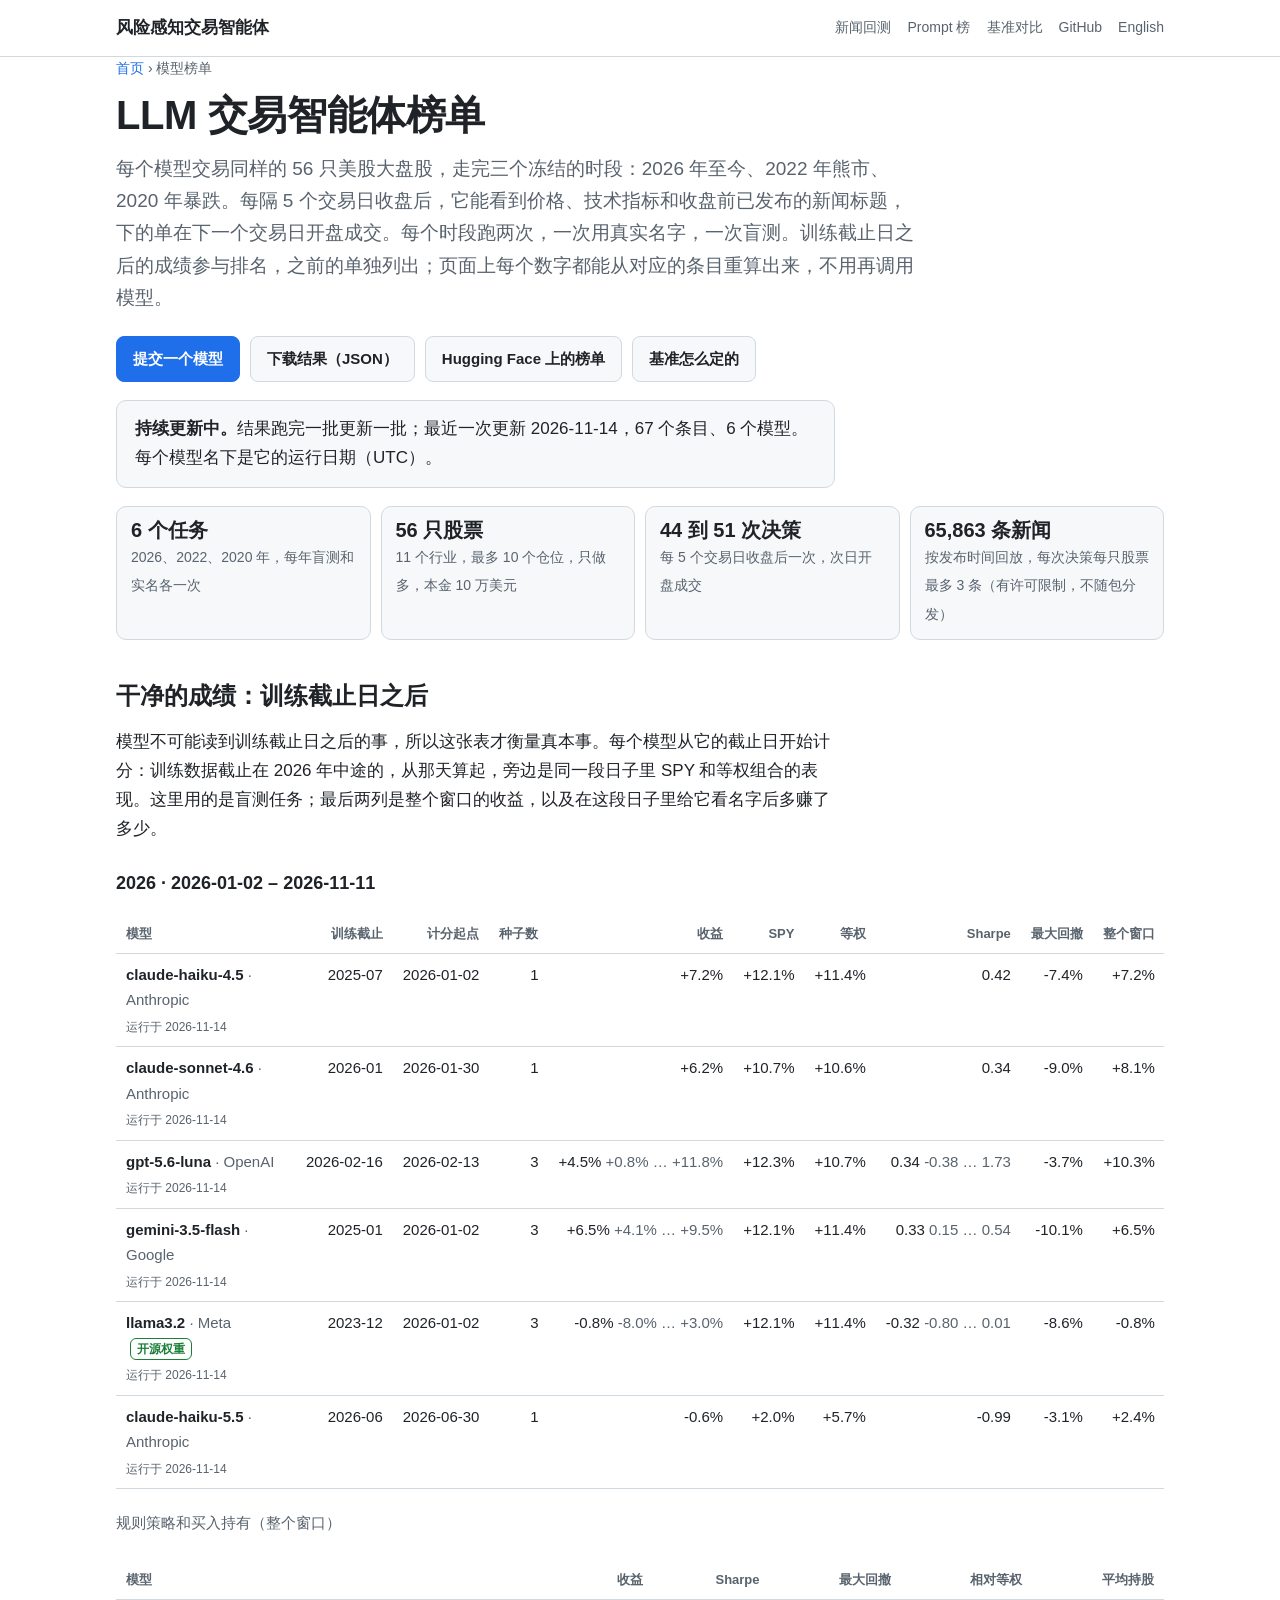
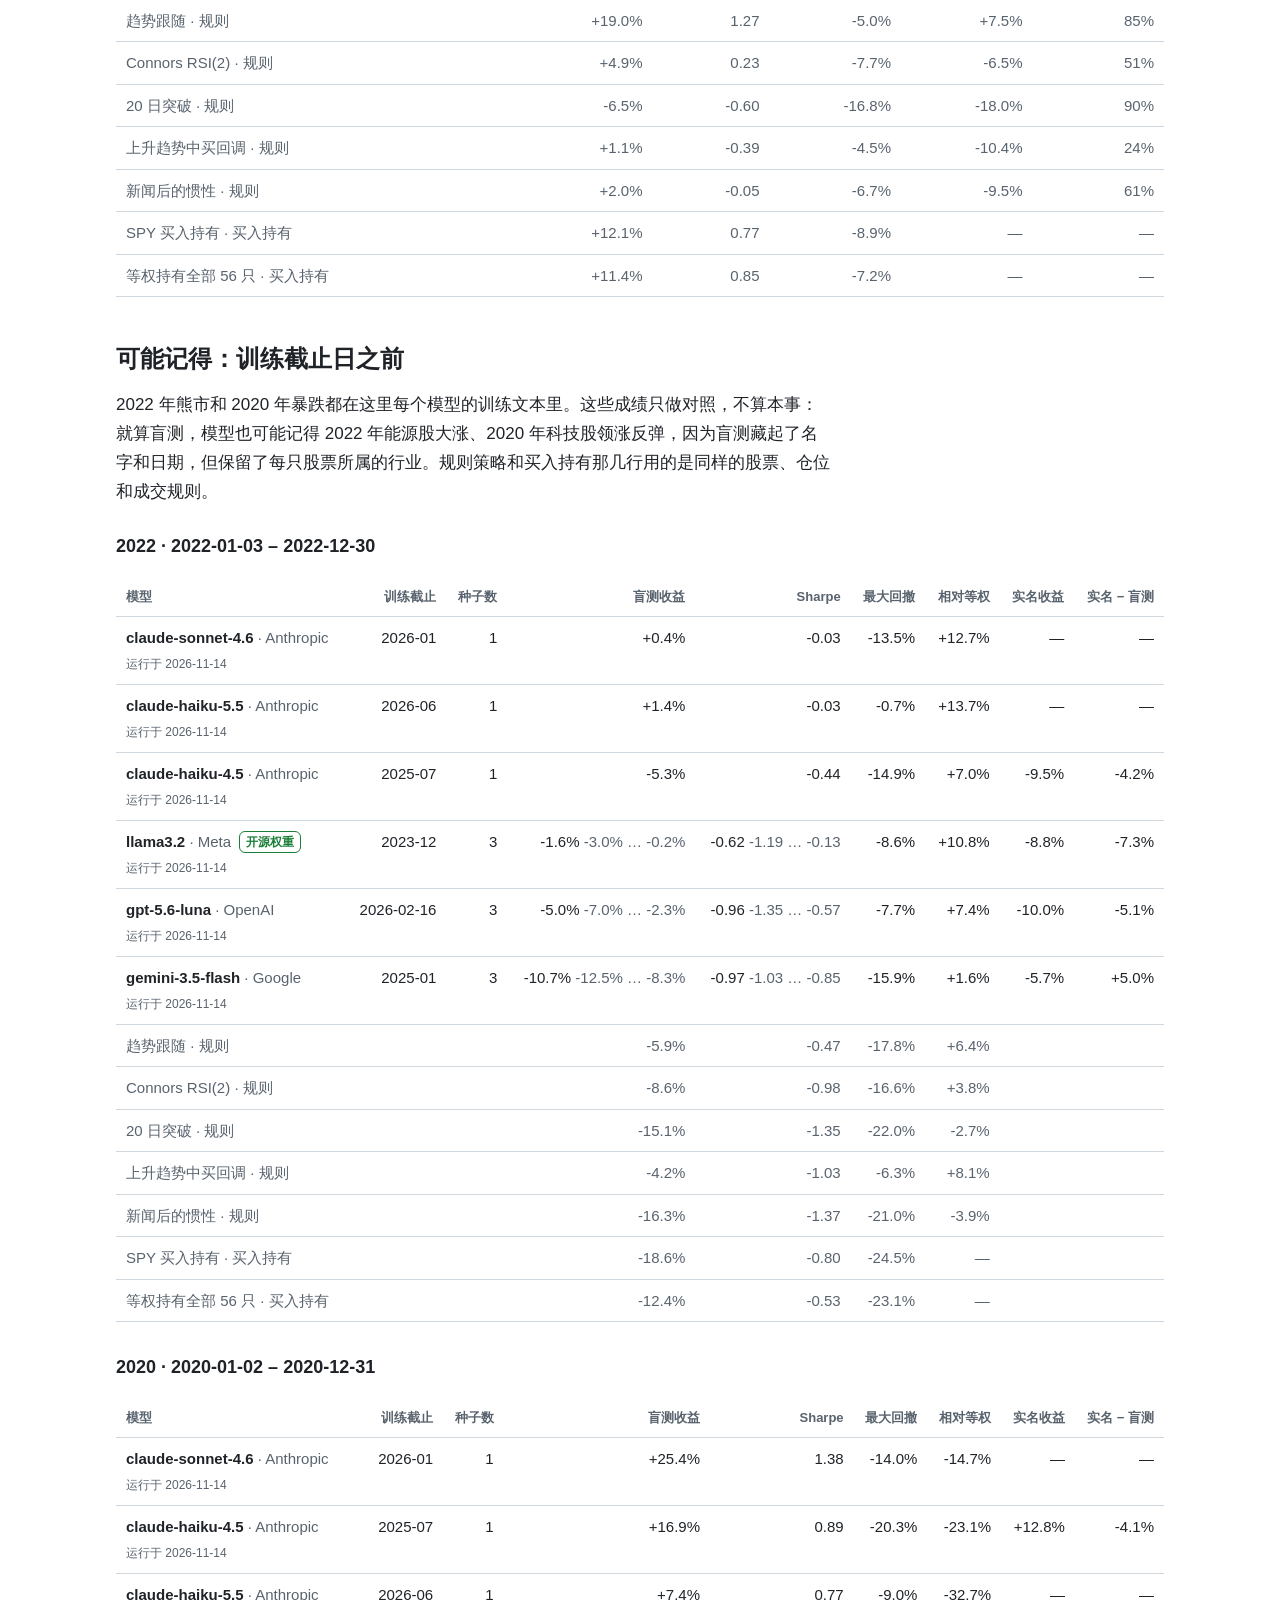
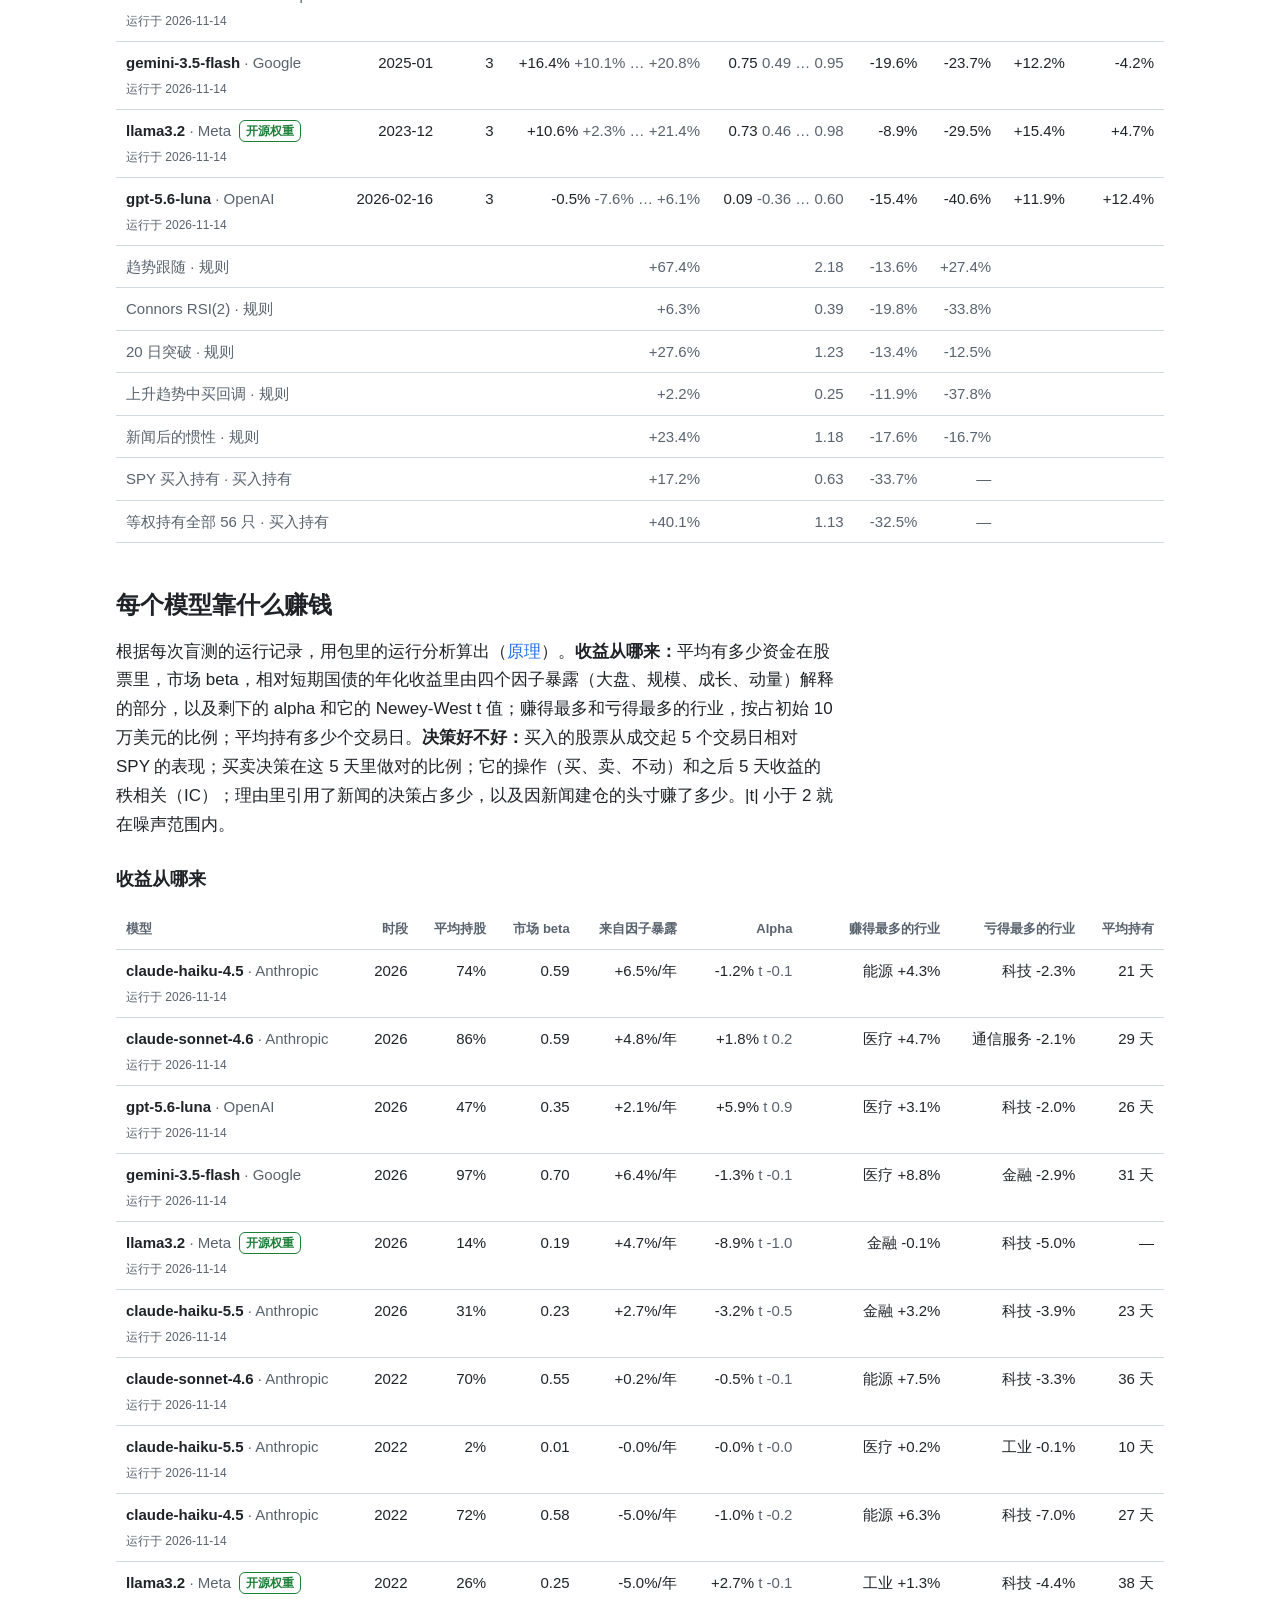
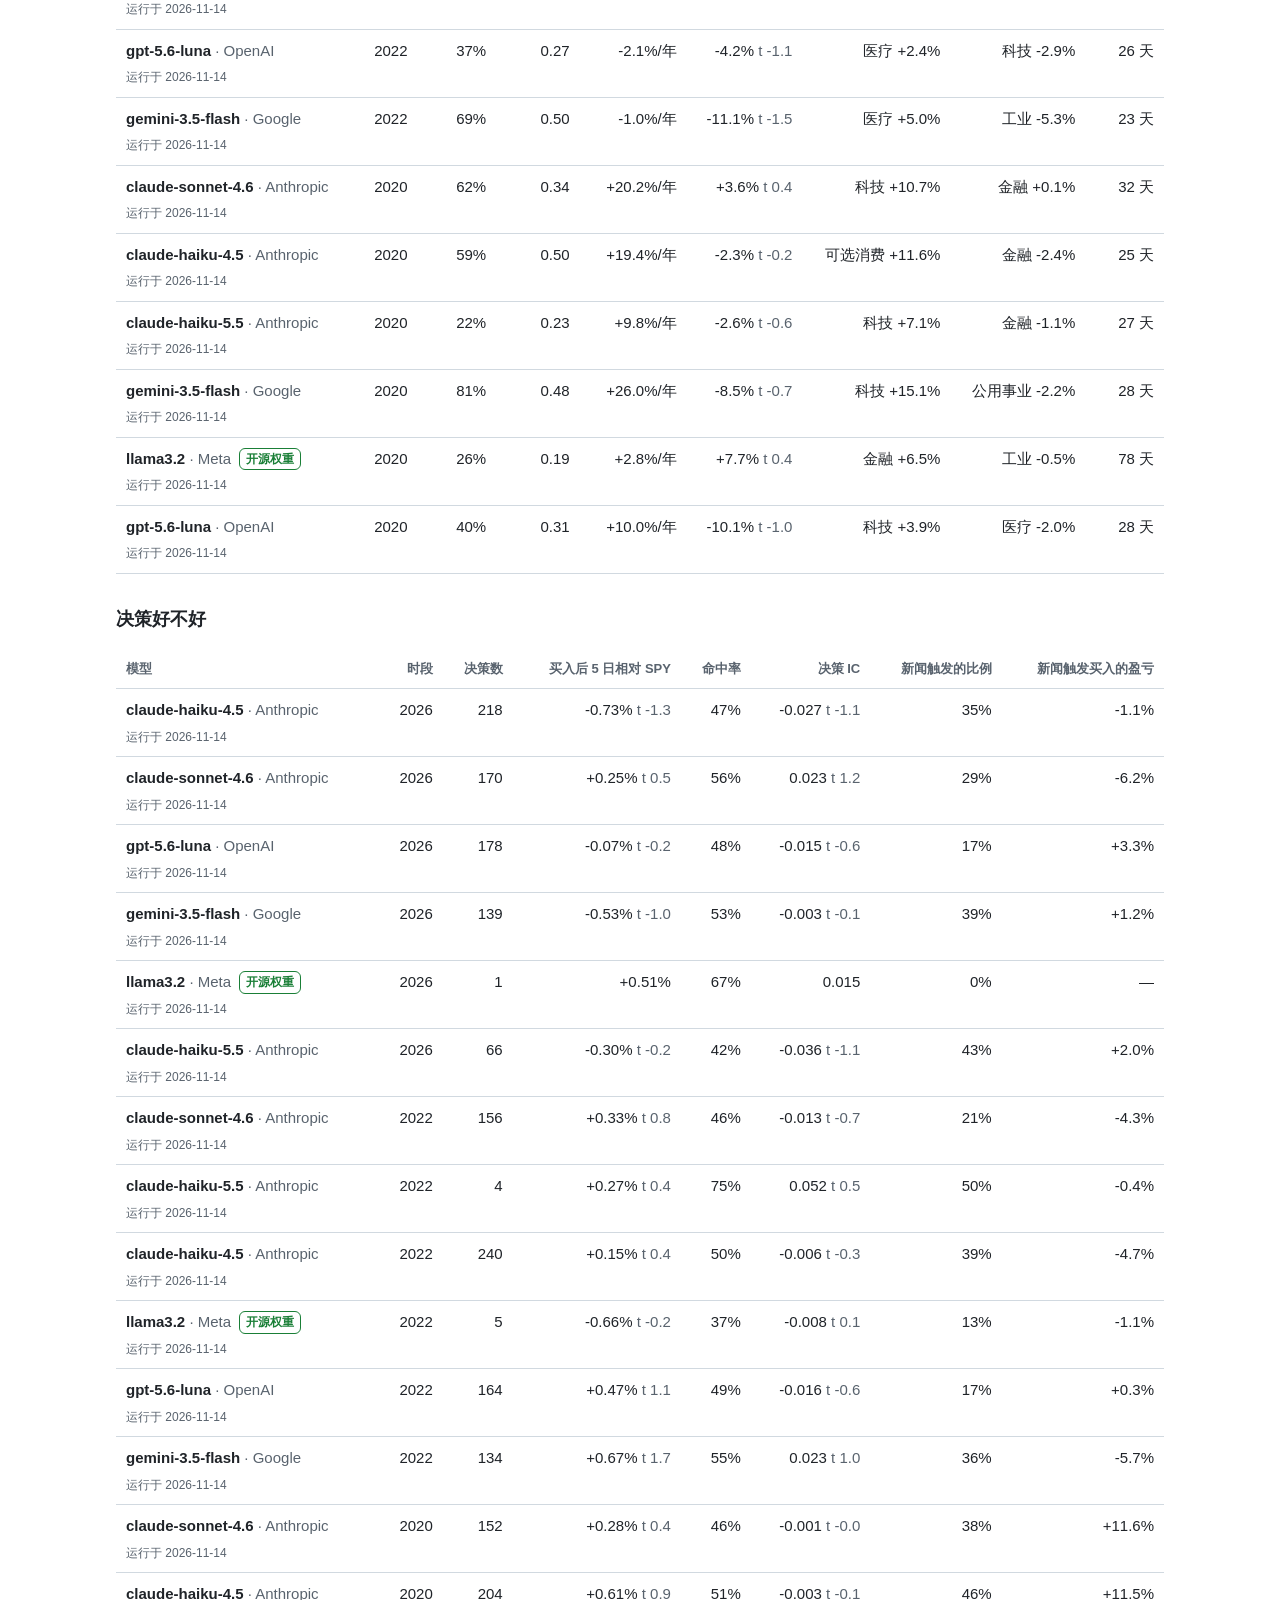
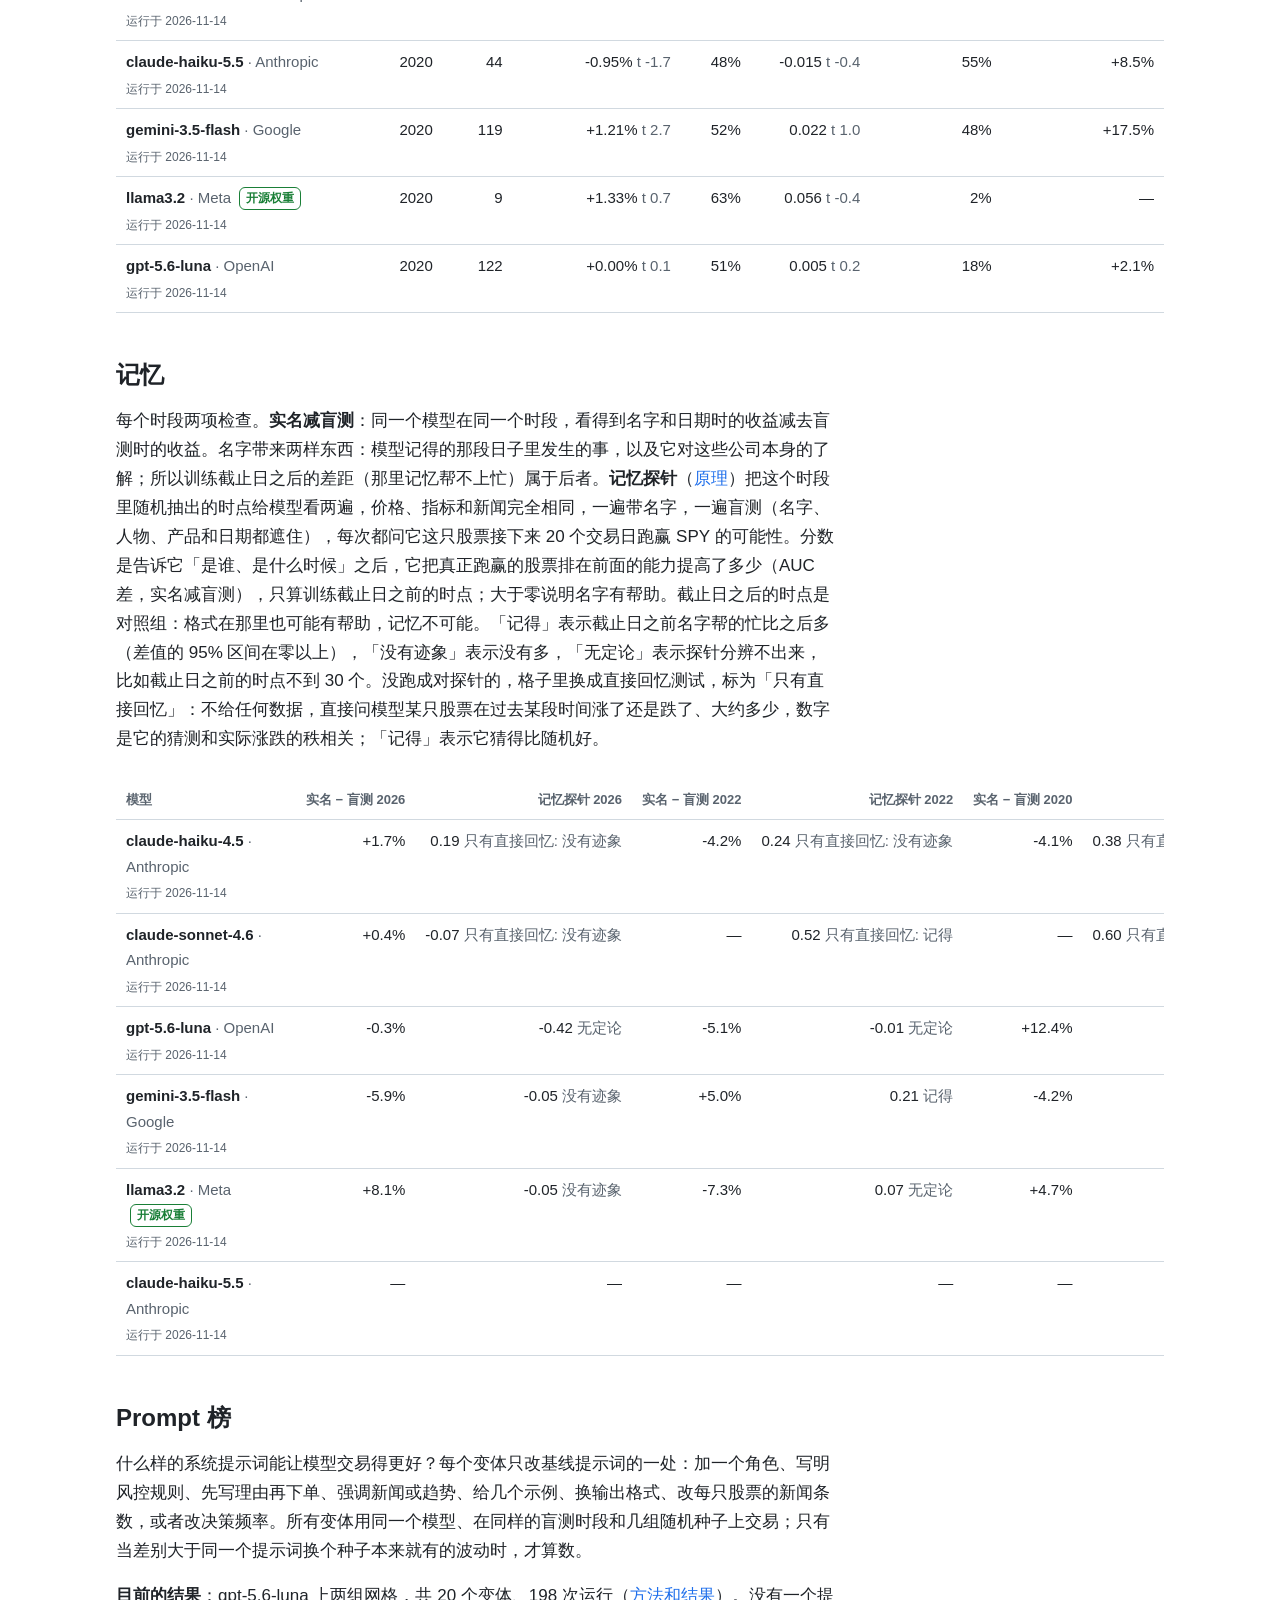
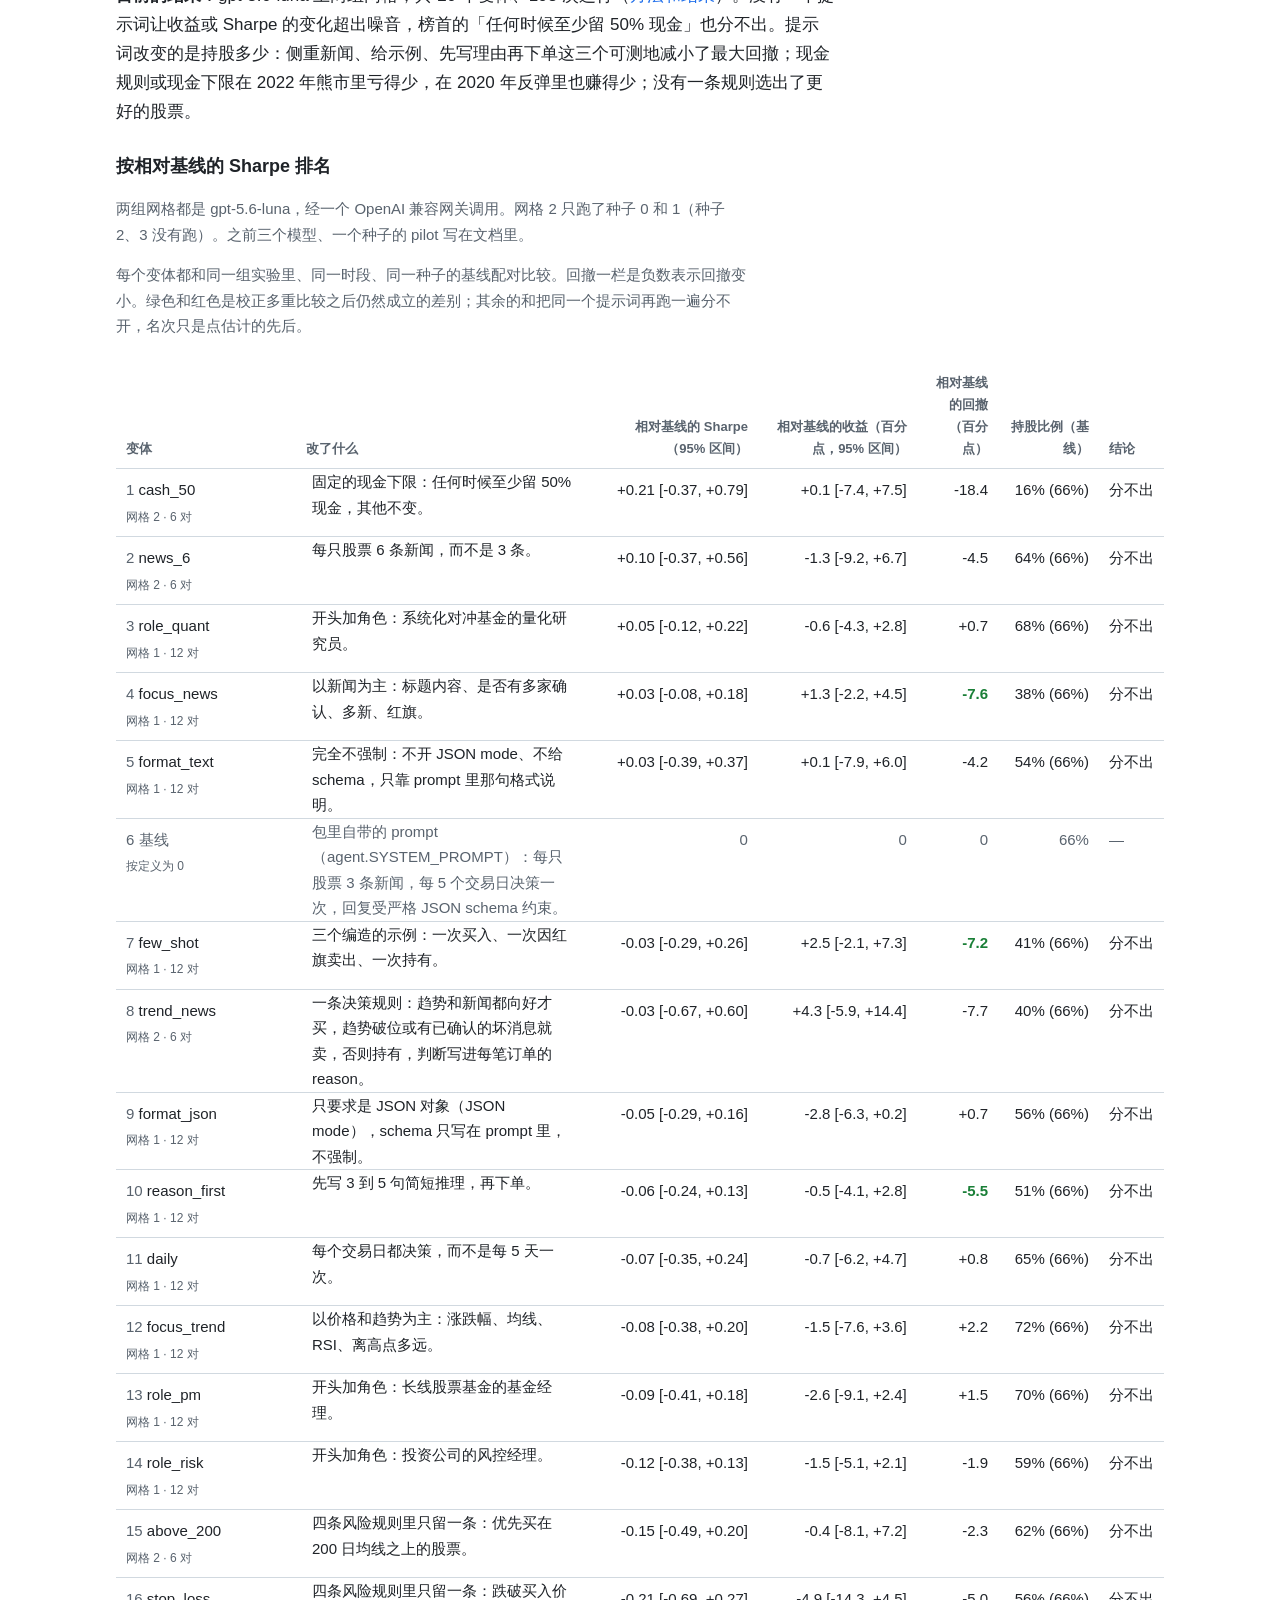
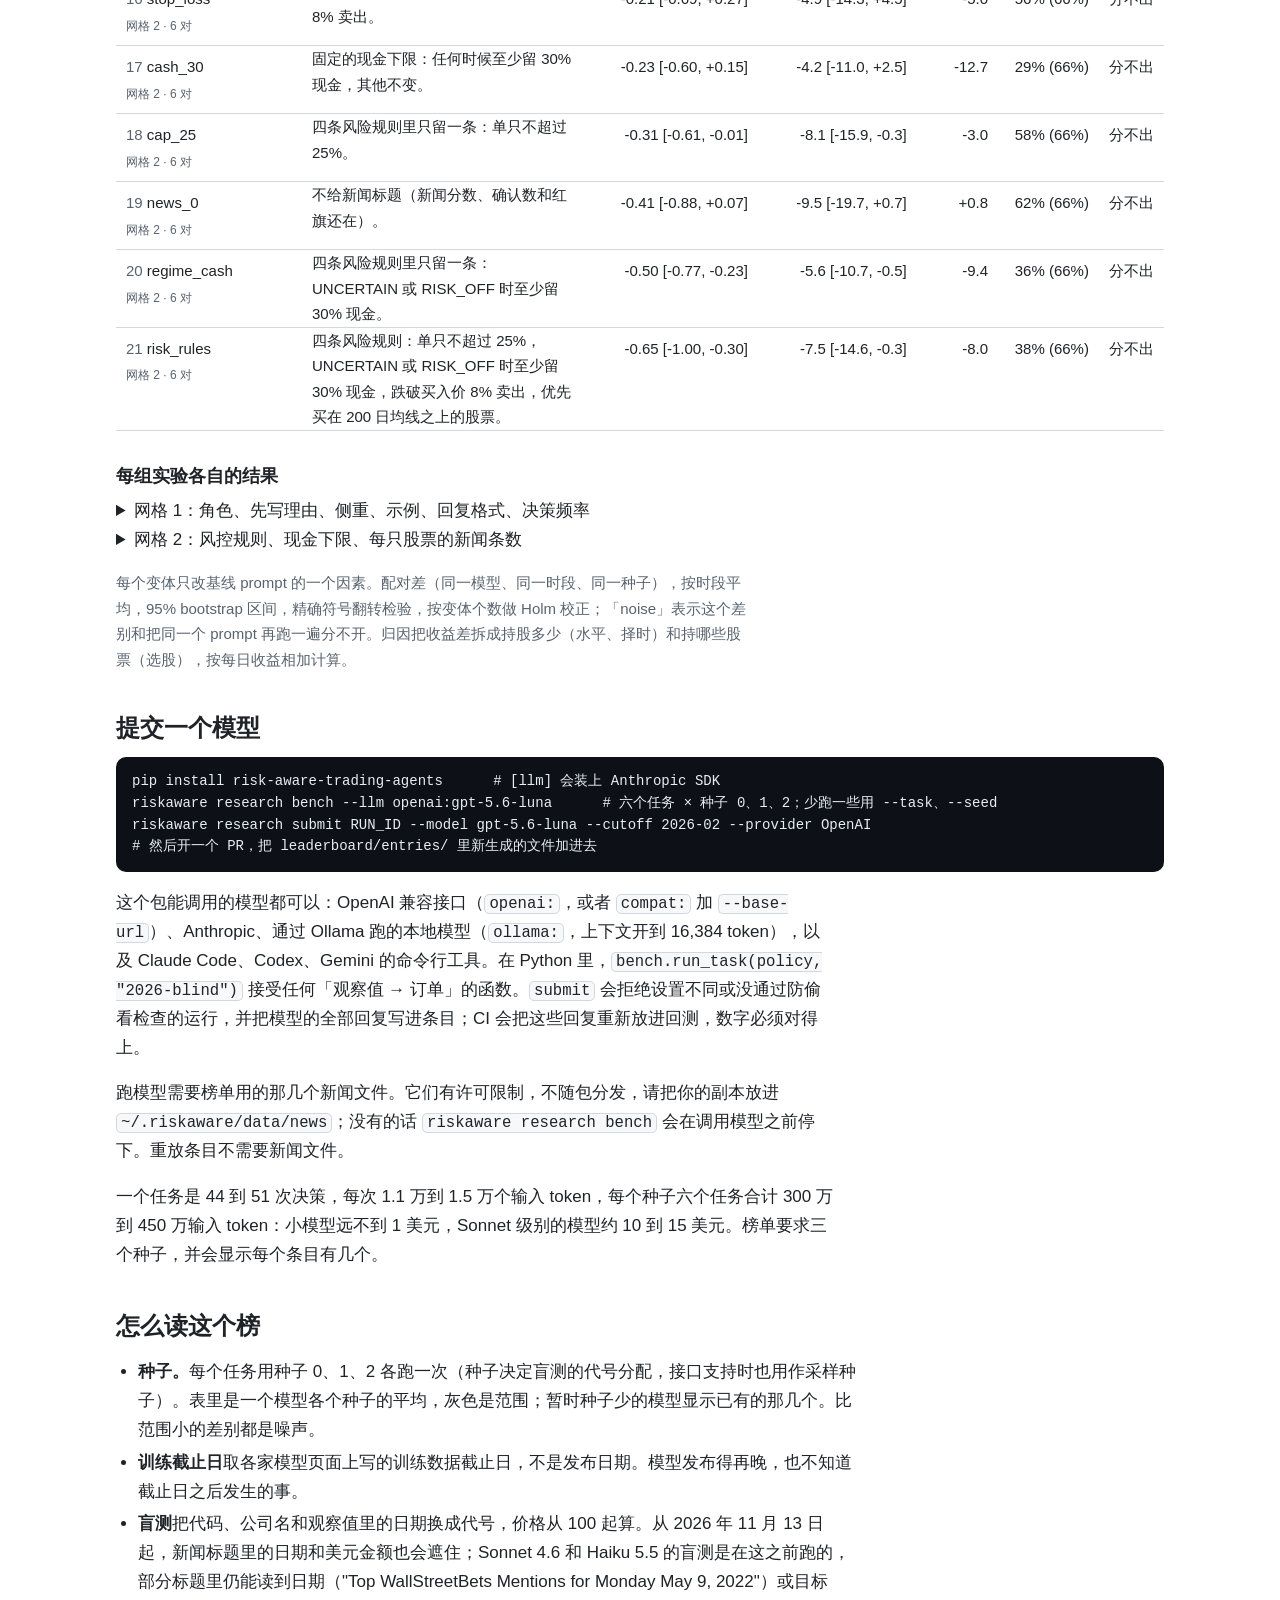
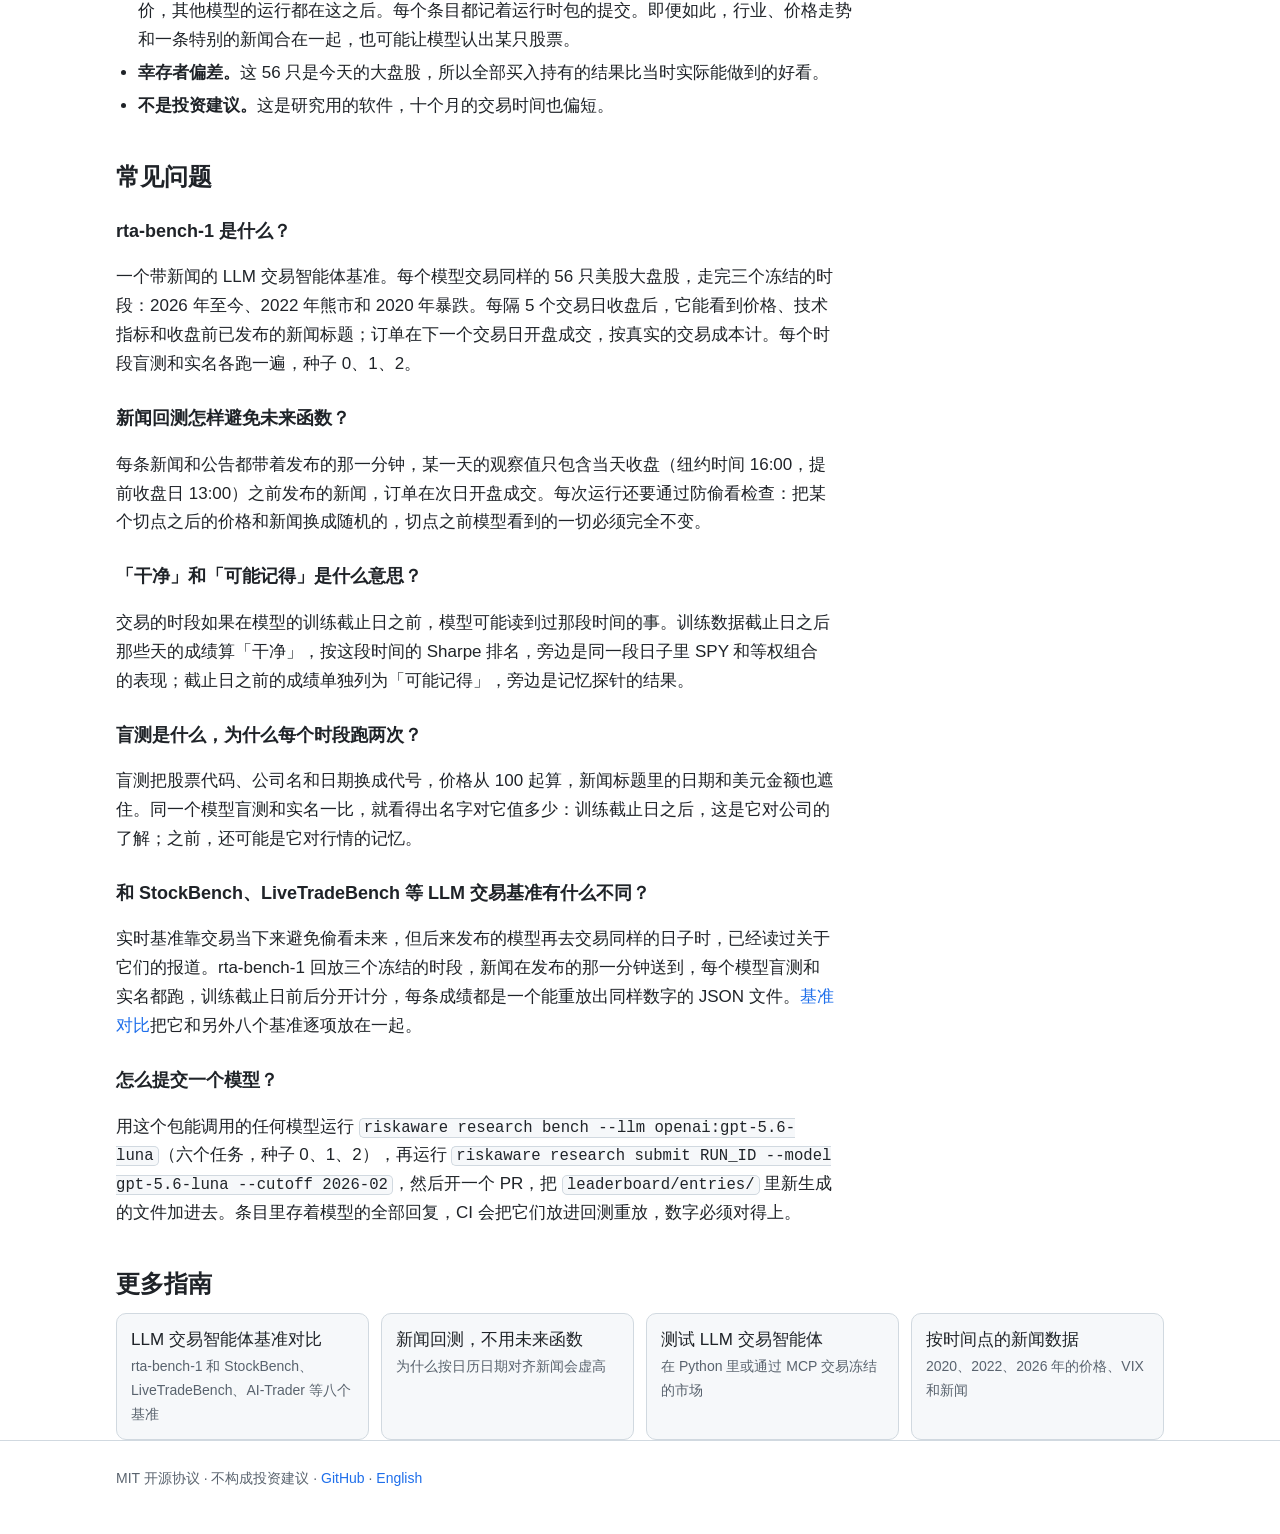
<file: site/zh/leaderboard.html>
<!doctype html>
<html lang="zh-Hans">
<head>
<meta charset="utf-8">
<meta name="viewport" content="width=device-width, initial-scale=1">
<title>LLM 交易智能体榜单：按发布时间回放新闻的 LLM 交易智能体基准（rta-bench-1） · 风险感知交易智能体</title>
<meta name="description" content="公开的 LLM 交易智能体榜单（rta-bench-1），一个带新闻的 LLM 交易智能体基准：GPT、Claude、Gemini 等模型在 2026 年、2022 年熊市和 2020 年暴跌三个冻结时段里交易 56 只美股大盘股，新闻按发布时间回放、没有未来函数，盲测和实名各跑一次，训练截止日前后的成绩分开列。每个数字都能从 JSON 文件重放出来。">
<link rel="canonical" href="https://jackson-cmd.github.io/risk-aware-trading-agents/zh/leaderboard.html">
<link rel="alternate" hreflang="en" href="https://jackson-cmd.github.io/risk-aware-trading-agents/leaderboard.html">
<link rel="alternate" hreflang="zh-Hans" href="https://jackson-cmd.github.io/risk-aware-trading-agents/zh/leaderboard.html">
<link rel="alternate" hreflang="x-default" href="https://jackson-cmd.github.io/risk-aware-trading-agents/leaderboard.html">
<meta property="og:type" content="article">
<meta property="og:url" content="https://jackson-cmd.github.io/risk-aware-trading-agents/zh/leaderboard.html">
<meta property="og:title" content="LLM 交易智能体榜单（rta-bench-1）">
<meta property="og:description" content="LLM 在 2026、2022、2020 三个时段按发布时间回放的新闻上交易，盲测和实名各一次，训练截止日前后分开计分，每条成绩都能从 JSON 文件重放。">
<meta property="og:image" content="https://jackson-cmd.github.io/risk-aware-trading-agents/assets/social-preview.png">
<meta name="twitter:card" content="summary_large_image">
<link rel="stylesheet" href="../assets/guide.css">
<script type="application/ld+json">{"@context":"https://schema.org","@type":"Dataset","name":"rta-bench-1：LLM 交易智能体榜单","alternateName":["LLM 交易智能体榜单","按发布时间回放新闻的 LLM 交易智能体基准"],"description":"LLM 交易智能体在 rta-bench-1 上的成绩：每个模型在冻结的 2026、2022、2020 三个时段里交易 megacap 列表的 56 只美股，价格和新闻按发布时间回放，实名和盲测各跑一次，每 5 个交易日收盘后决策一次，次日开盘成交。每条成绩记下模型的训练截止日、窗口是否在截止日之后、收益、Sharpe、回撤、收益来源和模型的全部回复，每个数字都能重算。结论基于按发布时间回放的新闻；标题数据有许可限制、不随包分发。","inLanguage":"zh-Hans","url":"https://jackson-cmd.github.io/risk-aware-trading-agents/zh/leaderboard.html","sameAs":["https://github.com/jackson-cmd/risk-aware-trading-agents/tree/main/leaderboard","https://huggingface.co/datasets/jacksonwangpro1/rta-bench-llm-trading-benchmark","https://huggingface.co/spaces/jacksonwangpro1/llm-trading-agent-leaderboard"],"license":"https://opensource.org/licenses/MIT","isAccessibleForFree":true,"keywords":["LLM 交易智能体基准","LLM 交易智能体榜单","大模型炒股","新闻回测","未来函数","按时间点数据","数据污染","训练截止日","GPT","Claude","Gemini","Llama"],"creator":{"@type":"Organization","name":"Risk-Aware Trading Agents contributors","url":"https://github.com/jackson-cmd/risk-aware-trading-agents"},"temporalCoverage":["2020-01-02/2020-12-31","2022-01-03/2022-12-30","2026-01-02/2026-11-11"],"distribution":[{"@type":"DataDownload","name":"LLM 交易智能体榜单的结果","encodingFormat":"application/json","contentUrl":"https://jackson-cmd.github.io/risk-aware-trading-agents/assets/data/leaderboard.json"}],"isPartOf":{"@type":"WebSite","name":"风险感知交易智能体","url":"https://jackson-cmd.github.io/risk-aware-trading-agents/zh/"}}</script>
<script type="application/ld+json">{"@context":"https://schema.org","@type":"BreadcrumbList","itemListElement":[{"@type":"ListItem","position":1,"name":"首页","item":"https://jackson-cmd.github.io/risk-aware-trading-agents/zh/"},{"@type":"ListItem","position":2,"name":"模型榜单","item":"https://jackson-cmd.github.io/risk-aware-trading-agents/zh/leaderboard.html"}]}</script>
<script type="application/ld+json">{"@context":"https://schema.org","@type":"FAQPage","inLanguage":"zh-Hans","mainEntity":[{"@type":"Question","name":"rta-bench-1 是什么？","acceptedAnswer":{"@type":"Answer","text":"一个带新闻的 LLM 交易智能体基准。每个模型交易同样的 56 只美股大盘股，走完三个冻结的时段：2026 年至今、2022 年熊市和 2020 年暴跌。每隔 5 个交易日收盘后，它能看到价格、技术指标和收盘前已发布的新闻标题；订单在下一个交易日开盘成交，按真实的交易成本计。每个时段盲测和实名各跑一遍，种子 0、1、2。"}},{"@type":"Question","name":"新闻回测怎样避免未来函数？","acceptedAnswer":{"@type":"Answer","text":"每条新闻和公告都带着发布的那一分钟，某一天的观察值只包含当天收盘（纽约时间 16:00，提前收盘日 13:00）之前发布的新闻，订单在次日开盘成交。每次运行还要通过防偷看检查：把某个切点之后的价格和新闻换成随机的，切点之前模型看到的一切必须完全不变。"}},{"@type":"Question","name":"「干净」和「可能记得」是什么意思？","acceptedAnswer":{"@type":"Answer","text":"交易的时段如果在模型的训练截止日之前，模型可能读到过那段时间的事。训练数据截止日之后那些天的成绩算「干净」，按这段时间的 Sharpe 排名，旁边是同一段日子里 SPY 和等权组合的表现；截止日之前的成绩单独列为「可能记得」，旁边是记忆探针的结果。"}},{"@type":"Question","name":"盲测是什么，为什么每个时段跑两次？","acceptedAnswer":{"@type":"Answer","text":"盲测把股票代码、公司名和日期换成代号，价格从 100 起算，新闻标题里的日期和美元金额也遮住。同一个模型盲测和实名一比，就看得出名字对它值多少：训练截止日之后，这是它对公司的了解；之前，还可能是它对行情的记忆。"}},{"@type":"Question","name":"和 StockBench、LiveTradeBench 等 LLM 交易基准有什么不同？","acceptedAnswer":{"@type":"Answer","text":"实时基准靠交易当下来避免偷看未来，但后来发布的模型再去交易同样的日子时，已经读过关于它们的报道。rta-bench-1 回放三个冻结的时段，新闻在发布的那一分钟送到，每个模型盲测和实名都跑，训练截止日前后分开计分，每条成绩都是一个能重放出同样数字的 JSON 文件。基准对比把它和另外八个基准逐项放在一起。"}},{"@type":"Question","name":"怎么提交一个模型？","acceptedAnswer":{"@type":"Answer","text":"用这个包能调用的任何模型运行 riskaware research bench --llm openai:gpt-5.6-luna（六个任务，种子 0、1、2），再运行 riskaware research submit RUN_ID --model gpt-5.6-luna --cutoff 2026-02，然后开一个 PR，把 leaderboard/entries/ 里新生成的文件加进去。条目里存着模型的全部回复，CI 会把它们放进回测重放，数字必须对得上。"}}]}</script>
</head>
<body>
<header><div class="wrap wide">
  <a class="brand" href="index.html">风险感知交易智能体</a>
  <nav>
    <a href="news-backtesting.html">新闻回测</a>
    <a href="#prompts">Prompt 榜</a>
    <a href="llm-trading-benchmarks.html">基准对比</a>
    <a href="https://github.com/jackson-cmd/risk-aware-trading-agents">GitHub</a>
    <a href="../leaderboard.html" hreflang="en" lang="en">English</a>
  </nav>
</div></header>

<main class="wrap wide">
<p class="crumbs"><a href="index.html">首页</a> › 模型榜单</p>
<h1>LLM 交易智能体榜单</h1>
<p class="lead">每个模型交易同样的 56 只美股大盘股，走完三个冻结的时段：2026 年至今、2022 年熊市、2020 年暴跌。每隔 5 个交易日收盘后，它能看到价格、技术指标和收盘前已发布的新闻标题，下的单在下一个交易日开盘成交。每个时段跑两次，一次用真实名字，一次盲测。训练截止日之后的成绩参与排名，之前的单独列出；页面上每个数字都能从对应的条目重算出来，不用再调用模型。</p>
<div class="cta">
  <a class="btn primary" href="#submit">提交一个模型</a>
  <a class="btn" href="../assets/data/leaderboard.json">下载结果（JSON）</a>
  <a class="btn" href="https://huggingface.co/spaces/jacksonwangpro1/llm-trading-agent-leaderboard">Hugging Face 上的榜单</a>
  <a class="btn" href="https://github.com/jackson-cmd/risk-aware-trading-agents/blob/main/docs/zh/leaderboard.md">基准怎么定的</a>
</div>

<!-- board:updated -->
<p class="box"><b>持续更新中。</b>结果跑完一批更新一批；最近一次更新 2026-11-14，67 个条目、6 个模型。每个模型名下是它的运行日期（UTC）。</p>
<!-- /board:updated -->

<div class="facts">
  <div><b>6 个任务</b><span>2026、2022、2020 年，每年盲测和实名各一次</span></div>
  <div><b>56 只股票</b><span>11 个行业，最多 10 个仓位，只做多，本金 10 万美元</span></div>
  <div><b>44 到 51 次决策</b><span>每 5 个交易日收盘后一次，次日开盘成交</span></div>
  <div><b>65,863 条新闻</b><span>按发布时间回放，每次决策每只股票最多 3 条（有许可限制，不随包分发）</span></div>
</div>

<h2 id="clean">干净的成绩：训练截止日之后</h2>
<p>模型不可能读到训练截止日之后的事，所以这张表才衡量真本事。每个模型从它的截止日开始计分：训练数据截止在 2026 年中途的，从那天算起，旁边是同一段日子里 SPY 和等权组合的表现。这里用的是盲测任务；最后两列是整个窗口的收益，以及在这段日子里给它看名字后多赚了多少。</p>
<!-- board:clean -->
<h3 id="clean-2026">2026 · 2026-01-02 – 2026-11-11</h3>
<div class="table-wrap"><table class="board"><thead><tr><th>模型</th><th class="num">训练截止</th><th class="num">计分起点</th><th class="num">种子数</th><th class="num">收益</th><th class="num">SPY</th><th class="num">等权</th><th class="num">Sharpe</th><th class="num">最大回撤</th><th class="num">整个窗口</th><th class="num">实名 − 盲测</th></tr></thead><tbody>
<tr><td><b>claude-haiku-4.5</b><span class="muted"> · Anthropic</span><br><span class="muted small">运行于 2026-11-14</span></td><td class="num">2025-07</td><td class="num">2026-01-02</td><td class="num">1</td><td class="num">+7.2%</td><td class="num">+12.1%</td><td class="num">+11.4%</td><td class="num">0.42</td><td class="num">-7.4%</td><td class="num">+7.2%</td><td class="num">+1.7%</td></tr>
<tr><td><b>claude-sonnet-4.6</b><span class="muted"> · Anthropic</span><br><span class="muted small">运行于 2026-11-14</span></td><td class="num">2026-01</td><td class="num">2026-01-30</td><td class="num">1</td><td class="num">+6.2%</td><td class="num">+10.7%</td><td class="num">+10.6%</td><td class="num">0.34</td><td class="num">-9.0%</td><td class="num">+8.1%</td><td class="num">+1.4%</td></tr>
<tr><td><b>gpt-5.6-luna</b><span class="muted"> · OpenAI</span><br><span class="muted small">运行于 2026-11-14</span></td><td class="num">2026-02-16</td><td class="num">2026-02-13</td><td class="num">3</td><td class="num">+4.5% <span class="muted">+0.8% … +11.8%</span></td><td class="num">+12.3%</td><td class="num">+10.7%</td><td class="num">0.34 <span class="muted">-0.38 … 1.73</span></td><td class="num">-3.7%</td><td class="num">+10.3%</td><td class="num">+8.4%</td></tr>
<tr><td><b>gemini-3.5-flash</b><span class="muted"> · Google</span><br><span class="muted small">运行于 2026-11-14</span></td><td class="num">2025-01</td><td class="num">2026-01-02</td><td class="num">3</td><td class="num">+6.5% <span class="muted">+4.1% … +9.5%</span></td><td class="num">+12.1%</td><td class="num">+11.4%</td><td class="num">0.33 <span class="muted">0.15 … 0.54</span></td><td class="num">-10.1%</td><td class="num">+6.5%</td><td class="num">-5.9%</td></tr>
<tr><td><b>llama3.2</b><span class="muted"> · Meta</span> <span class="badge">开源权重</span><br><span class="muted small">运行于 2026-11-14</span></td><td class="num">2023-12</td><td class="num">2026-01-02</td><td class="num">3</td><td class="num">-0.8% <span class="muted">-8.0% … +3.0%</span></td><td class="num">+12.1%</td><td class="num">+11.4%</td><td class="num">-0.32 <span class="muted">-0.80 … 0.01</span></td><td class="num">-8.6%</td><td class="num">-0.8%</td><td class="num">+8.1%</td></tr>
<tr><td><b>claude-haiku-5.5</b><span class="muted"> · Anthropic</span><br><span class="muted small">运行于 2026-11-14</span></td><td class="num">2026-06</td><td class="num">2026-06-30</td><td class="num">1</td><td class="num">-0.6%</td><td class="num">+2.0%</td><td class="num">+5.7%</td><td class="num">-0.99</td><td class="num">-3.1%</td><td class="num">+2.4%</td><td class="num">—</td></tr>
</tbody></table></div>
<p class="note">规则策略和买入持有（整个窗口）</p><div class="table-wrap"><table class="board anchors"><thead><tr><th>模型</th><th class="num">收益</th><th class="num">Sharpe</th><th class="num">最大回撤</th><th class="num">相对等权</th><th class="num">平均持股</th></tr></thead><tbody>
<tr class="anchor"><td>趋势跟随 <span class="muted">· 规则</span></td><td class="num">+19.0%</td><td class="num">1.27</td><td class="num">-5.0%</td><td class="num">+7.5%</td><td class="num">85%</td></tr>
<tr class="anchor"><td>Connors RSI(2) <span class="muted">· 规则</span></td><td class="num">+4.9%</td><td class="num">0.23</td><td class="num">-7.7%</td><td class="num">-6.5%</td><td class="num">51%</td></tr>
<tr class="anchor"><td>20 日突破 <span class="muted">· 规则</span></td><td class="num">-6.5%</td><td class="num">-0.60</td><td class="num">-16.8%</td><td class="num">-18.0%</td><td class="num">90%</td></tr>
<tr class="anchor"><td>上升趋势中买回调 <span class="muted">· 规则</span></td><td class="num">+1.1%</td><td class="num">-0.39</td><td class="num">-4.5%</td><td class="num">-10.4%</td><td class="num">24%</td></tr>
<tr class="anchor"><td>新闻后的惯性 <span class="muted">· 规则</span></td><td class="num">+2.0%</td><td class="num">-0.05</td><td class="num">-6.7%</td><td class="num">-9.5%</td><td class="num">61%</td></tr>
<tr class="anchor"><td>SPY 买入持有 <span class="muted">· 买入持有</span></td><td class="num">+12.1%</td><td class="num">0.77</td><td class="num">-8.9%</td><td class="num">—</td><td class="num">—</td></tr>
<tr class="anchor"><td>等权持有全部 56 只 <span class="muted">· 买入持有</span></td><td class="num">+11.4%</td><td class="num">0.85</td><td class="num">-7.2%</td><td class="num">—</td><td class="num">—</td></tr>
</tbody></table></div>
<!-- /board:clean -->

<h2 id="remember">可能记得：训练截止日之前</h2>
<p>2022 年熊市和 2020 年暴跌都在这里每个模型的训练文本里。这些成绩只做对照，不算本事：就算盲测，模型也可能记得 2022 年能源股大涨、2020 年科技股领涨反弹，因为盲测藏起了名字和日期，但保留了每只股票所属的行业。规则策略和买入持有那几行用的是同样的股票、仓位和成交规则。</p>
<!-- board:remember -->
<h3 id="remember-2022">2022 · 2022-01-03 – 2022-12-30</h3>
<div class="table-wrap"><table class="board"><thead><tr><th>模型</th><th class="num">训练截止</th><th class="num">种子数</th><th class="num">盲测收益</th><th class="num">Sharpe</th><th class="num">最大回撤</th><th class="num">相对等权</th><th class="num">实名收益</th><th class="num">实名 − 盲测</th></tr></thead><tbody>
<tr><td><b>claude-sonnet-4.6</b><span class="muted"> · Anthropic</span><br><span class="muted small">运行于 2026-11-14</span></td><td class="num">2026-01</td><td class="num">1</td><td class="num">+0.4%</td><td class="num">-0.03</td><td class="num">-13.5%</td><td class="num">+12.7%</td><td class="num">—</td><td class="num">—</td></tr>
<tr><td><b>claude-haiku-5.5</b><span class="muted"> · Anthropic</span><br><span class="muted small">运行于 2026-11-14</span></td><td class="num">2026-06</td><td class="num">1</td><td class="num">+1.4%</td><td class="num">-0.03</td><td class="num">-0.7%</td><td class="num">+13.7%</td><td class="num">—</td><td class="num">—</td></tr>
<tr><td><b>claude-haiku-4.5</b><span class="muted"> · Anthropic</span><br><span class="muted small">运行于 2026-11-14</span></td><td class="num">2025-07</td><td class="num">1</td><td class="num">-5.3%</td><td class="num">-0.44</td><td class="num">-14.9%</td><td class="num">+7.0%</td><td class="num">-9.5%</td><td class="num">-4.2%</td></tr>
<tr><td><b>llama3.2</b><span class="muted"> · Meta</span> <span class="badge">开源权重</span><br><span class="muted small">运行于 2026-11-14</span></td><td class="num">2023-12</td><td class="num">3</td><td class="num">-1.6% <span class="muted">-3.0% … -0.2%</span></td><td class="num">-0.62 <span class="muted">-1.19 … -0.13</span></td><td class="num">-8.6%</td><td class="num">+10.8%</td><td class="num">-8.8%</td><td class="num">-7.3%</td></tr>
<tr><td><b>gpt-5.6-luna</b><span class="muted"> · OpenAI</span><br><span class="muted small">运行于 2026-11-14</span></td><td class="num">2026-02-16</td><td class="num">3</td><td class="num">-5.0% <span class="muted">-7.0% … -2.3%</span></td><td class="num">-0.96 <span class="muted">-1.35 … -0.57</span></td><td class="num">-7.7%</td><td class="num">+7.4%</td><td class="num">-10.0%</td><td class="num">-5.1%</td></tr>
<tr><td><b>gemini-3.5-flash</b><span class="muted"> · Google</span><br><span class="muted small">运行于 2026-11-14</span></td><td class="num">2025-01</td><td class="num">3</td><td class="num">-10.7% <span class="muted">-12.5% … -8.3%</span></td><td class="num">-0.97 <span class="muted">-1.03 … -0.85</span></td><td class="num">-15.9%</td><td class="num">+1.6%</td><td class="num">-5.7%</td><td class="num">+5.0%</td></tr>
<tr class="anchor"><td>趋势跟随 <span class="muted">· 规则</span></td><td class="num"></td><td class="num"></td><td class="num">-5.9%</td><td class="num">-0.47</td><td class="num">-17.8%</td><td class="num">+6.4%</td><td class="num"></td><td class="num"></td></tr>
<tr class="anchor"><td>Connors RSI(2) <span class="muted">· 规则</span></td><td class="num"></td><td class="num"></td><td class="num">-8.6%</td><td class="num">-0.98</td><td class="num">-16.6%</td><td class="num">+3.8%</td><td class="num"></td><td class="num"></td></tr>
<tr class="anchor"><td>20 日突破 <span class="muted">· 规则</span></td><td class="num"></td><td class="num"></td><td class="num">-15.1%</td><td class="num">-1.35</td><td class="num">-22.0%</td><td class="num">-2.7%</td><td class="num"></td><td class="num"></td></tr>
<tr class="anchor"><td>上升趋势中买回调 <span class="muted">· 规则</span></td><td class="num"></td><td class="num"></td><td class="num">-4.2%</td><td class="num">-1.03</td><td class="num">-6.3%</td><td class="num">+8.1%</td><td class="num"></td><td class="num"></td></tr>
<tr class="anchor"><td>新闻后的惯性 <span class="muted">· 规则</span></td><td class="num"></td><td class="num"></td><td class="num">-16.3%</td><td class="num">-1.37</td><td class="num">-21.0%</td><td class="num">-3.9%</td><td class="num"></td><td class="num"></td></tr>
<tr class="anchor"><td>SPY 买入持有 <span class="muted">· 买入持有</span></td><td class="num"></td><td class="num"></td><td class="num">-18.6%</td><td class="num">-0.80</td><td class="num">-24.5%</td><td class="num">—</td><td class="num"></td><td class="num"></td></tr>
<tr class="anchor"><td>等权持有全部 56 只 <span class="muted">· 买入持有</span></td><td class="num"></td><td class="num"></td><td class="num">-12.4%</td><td class="num">-0.53</td><td class="num">-23.1%</td><td class="num">—</td><td class="num"></td><td class="num"></td></tr>
</tbody></table></div>
<h3 id="remember-2020">2020 · 2020-01-02 – 2020-12-31</h3>
<div class="table-wrap"><table class="board"><thead><tr><th>模型</th><th class="num">训练截止</th><th class="num">种子数</th><th class="num">盲测收益</th><th class="num">Sharpe</th><th class="num">最大回撤</th><th class="num">相对等权</th><th class="num">实名收益</th><th class="num">实名 − 盲测</th></tr></thead><tbody>
<tr><td><b>claude-sonnet-4.6</b><span class="muted"> · Anthropic</span><br><span class="muted small">运行于 2026-11-14</span></td><td class="num">2026-01</td><td class="num">1</td><td class="num">+25.4%</td><td class="num">1.38</td><td class="num">-14.0%</td><td class="num">-14.7%</td><td class="num">—</td><td class="num">—</td></tr>
<tr><td><b>claude-haiku-4.5</b><span class="muted"> · Anthropic</span><br><span class="muted small">运行于 2026-11-14</span></td><td class="num">2025-07</td><td class="num">1</td><td class="num">+16.9%</td><td class="num">0.89</td><td class="num">-20.3%</td><td class="num">-23.1%</td><td class="num">+12.8%</td><td class="num">-4.1%</td></tr>
<tr><td><b>claude-haiku-5.5</b><span class="muted"> · Anthropic</span><br><span class="muted small">运行于 2026-11-14</span></td><td class="num">2026-06</td><td class="num">1</td><td class="num">+7.4%</td><td class="num">0.77</td><td class="num">-9.0%</td><td class="num">-32.7%</td><td class="num">—</td><td class="num">—</td></tr>
<tr><td><b>gemini-3.5-flash</b><span class="muted"> · Google</span><br><span class="muted small">运行于 2026-11-14</span></td><td class="num">2025-01</td><td class="num">3</td><td class="num">+16.4% <span class="muted">+10.1% … +20.8%</span></td><td class="num">0.75 <span class="muted">0.49 … 0.95</span></td><td class="num">-19.6%</td><td class="num">-23.7%</td><td class="num">+12.2%</td><td class="num">-4.2%</td></tr>
<tr><td><b>llama3.2</b><span class="muted"> · Meta</span> <span class="badge">开源权重</span><br><span class="muted small">运行于 2026-11-14</span></td><td class="num">2023-12</td><td class="num">3</td><td class="num">+10.6% <span class="muted">+2.3% … +21.4%</span></td><td class="num">0.73 <span class="muted">0.46 … 0.98</span></td><td class="num">-8.9%</td><td class="num">-29.5%</td><td class="num">+15.4%</td><td class="num">+4.7%</td></tr>
<tr><td><b>gpt-5.6-luna</b><span class="muted"> · OpenAI</span><br><span class="muted small">运行于 2026-11-14</span></td><td class="num">2026-02-16</td><td class="num">3</td><td class="num">-0.5% <span class="muted">-7.6% … +6.1%</span></td><td class="num">0.09 <span class="muted">-0.36 … 0.60</span></td><td class="num">-15.4%</td><td class="num">-40.6%</td><td class="num">+11.9%</td><td class="num">+12.4%</td></tr>
<tr class="anchor"><td>趋势跟随 <span class="muted">· 规则</span></td><td class="num"></td><td class="num"></td><td class="num">+67.4%</td><td class="num">2.18</td><td class="num">-13.6%</td><td class="num">+27.4%</td><td class="num"></td><td class="num"></td></tr>
<tr class="anchor"><td>Connors RSI(2) <span class="muted">· 规则</span></td><td class="num"></td><td class="num"></td><td class="num">+6.3%</td><td class="num">0.39</td><td class="num">-19.8%</td><td class="num">-33.8%</td><td class="num"></td><td class="num"></td></tr>
<tr class="anchor"><td>20 日突破 <span class="muted">· 规则</span></td><td class="num"></td><td class="num"></td><td class="num">+27.6%</td><td class="num">1.23</td><td class="num">-13.4%</td><td class="num">-12.5%</td><td class="num"></td><td class="num"></td></tr>
<tr class="anchor"><td>上升趋势中买回调 <span class="muted">· 规则</span></td><td class="num"></td><td class="num"></td><td class="num">+2.2%</td><td class="num">0.25</td><td class="num">-11.9%</td><td class="num">-37.8%</td><td class="num"></td><td class="num"></td></tr>
<tr class="anchor"><td>新闻后的惯性 <span class="muted">· 规则</span></td><td class="num"></td><td class="num"></td><td class="num">+23.4%</td><td class="num">1.18</td><td class="num">-17.6%</td><td class="num">-16.7%</td><td class="num"></td><td class="num"></td></tr>
<tr class="anchor"><td>SPY 买入持有 <span class="muted">· 买入持有</span></td><td class="num"></td><td class="num"></td><td class="num">+17.2%</td><td class="num">0.63</td><td class="num">-33.7%</td><td class="num">—</td><td class="num"></td><td class="num"></td></tr>
<tr class="anchor"><td>等权持有全部 56 只 <span class="muted">· 买入持有</span></td><td class="num"></td><td class="num"></td><td class="num">+40.1%</td><td class="num">1.13</td><td class="num">-32.5%</td><td class="num">—</td><td class="num"></td><td class="num"></td></tr>
</tbody></table></div>
<!-- /board:remember -->

<h2 id="money">每个模型靠什么赚钱</h2>
<p>根据每次盲测的运行记录，用包里的运行分析算出（<a href="https://github.com/jackson-cmd/risk-aware-trading-agents/blob/main/docs/zh/analysis.md">原理</a>）。<b>收益从哪来：</b>平均有多少资金在股票里，市场 beta，相对短期国债的年化收益里由四个因子暴露（大盘、规模、成长、动量）解释的部分，以及剩下的 alpha 和它的 Newey-West t 值；赚得最多和亏得最多的行业，按占初始 10 万美元的比例；平均持有多少个交易日。<b>决策好不好：</b>买入的股票从成交起 5 个交易日相对 SPY 的表现；买卖决策在这 5 天里做对的比例；它的操作（买、卖、不动）和之后 5 天收益的秩相关（IC）；理由里引用了新闻的决策占多少，以及因新闻建仓的头寸赚了多少。|t| 小于 2 就在噪声范围内。</p>
<!-- board:money -->
<h3>收益从哪来</h3>
<div class="table-wrap"><table class="board"><thead><tr><th>模型</th><th class="num">时段</th><th class="num">平均持股</th><th class="num">市场 beta</th><th class="num">来自因子暴露</th><th class="num">Alpha</th><th class="num">赚得最多的行业</th><th class="num">亏得最多的行业</th><th class="num">平均持有</th></tr></thead><tbody>
<tr><td><b>claude-haiku-4.5</b><span class="muted"> · Anthropic</span><br><span class="muted small">运行于 2026-11-14</span></td><td class="num">2026</td><td class="num">74%</td><td class="num">0.59</td><td class="num">+6.5%/年</td><td class="num">-1.2% <span class="muted">t -0.1</span></td><td class="num">能源 +4.3%</td><td class="num">科技 -2.3%</td><td class="num">21 天</td></tr>
<tr><td><b>claude-sonnet-4.6</b><span class="muted"> · Anthropic</span><br><span class="muted small">运行于 2026-11-14</span></td><td class="num">2026</td><td class="num">86%</td><td class="num">0.59</td><td class="num">+4.8%/年</td><td class="num">+1.8% <span class="muted">t 0.2</span></td><td class="num">医疗 +4.7%</td><td class="num">通信服务 -2.1%</td><td class="num">29 天</td></tr>
<tr><td><b>gpt-5.6-luna</b><span class="muted"> · OpenAI</span><br><span class="muted small">运行于 2026-11-14</span></td><td class="num">2026</td><td class="num">47%</td><td class="num">0.35</td><td class="num">+2.1%/年</td><td class="num">+5.9% <span class="muted">t 0.9</span></td><td class="num">医疗 +3.1%</td><td class="num">科技 -2.0%</td><td class="num">26 天</td></tr>
<tr><td><b>gemini-3.5-flash</b><span class="muted"> · Google</span><br><span class="muted small">运行于 2026-11-14</span></td><td class="num">2026</td><td class="num">97%</td><td class="num">0.70</td><td class="num">+6.4%/年</td><td class="num">-1.3% <span class="muted">t -0.1</span></td><td class="num">医疗 +8.8%</td><td class="num">金融 -2.9%</td><td class="num">31 天</td></tr>
<tr><td><b>llama3.2</b><span class="muted"> · Meta</span> <span class="badge">开源权重</span><br><span class="muted small">运行于 2026-11-14</span></td><td class="num">2026</td><td class="num">14%</td><td class="num">0.19</td><td class="num">+4.7%/年</td><td class="num">-8.9% <span class="muted">t -1.0</span></td><td class="num">金融 -0.1%</td><td class="num">科技 -5.0%</td><td class="num">—</td></tr>
<tr><td><b>claude-haiku-5.5</b><span class="muted"> · Anthropic</span><br><span class="muted small">运行于 2026-11-14</span></td><td class="num">2026</td><td class="num">31%</td><td class="num">0.23</td><td class="num">+2.7%/年</td><td class="num">-3.2% <span class="muted">t -0.5</span></td><td class="num">金融 +3.2%</td><td class="num">科技 -3.9%</td><td class="num">23 天</td></tr>
<tr><td><b>claude-sonnet-4.6</b><span class="muted"> · Anthropic</span><br><span class="muted small">运行于 2026-11-14</span></td><td class="num">2022</td><td class="num">70%</td><td class="num">0.55</td><td class="num">+0.2%/年</td><td class="num">-0.5% <span class="muted">t -0.1</span></td><td class="num">能源 +7.5%</td><td class="num">科技 -3.3%</td><td class="num">36 天</td></tr>
<tr><td><b>claude-haiku-5.5</b><span class="muted"> · Anthropic</span><br><span class="muted small">运行于 2026-11-14</span></td><td class="num">2022</td><td class="num">2%</td><td class="num">0.01</td><td class="num">-0.0%/年</td><td class="num">-0.0% <span class="muted">t -0.0</span></td><td class="num">医疗 +0.2%</td><td class="num">工业 -0.1%</td><td class="num">10 天</td></tr>
<tr><td><b>claude-haiku-4.5</b><span class="muted"> · Anthropic</span><br><span class="muted small">运行于 2026-11-14</span></td><td class="num">2022</td><td class="num">72%</td><td class="num">0.58</td><td class="num">-5.0%/年</td><td class="num">-1.0% <span class="muted">t -0.2</span></td><td class="num">能源 +6.3%</td><td class="num">科技 -7.0%</td><td class="num">27 天</td></tr>
<tr><td><b>llama3.2</b><span class="muted"> · Meta</span> <span class="badge">开源权重</span><br><span class="muted small">运行于 2026-11-14</span></td><td class="num">2022</td><td class="num">26%</td><td class="num">0.25</td><td class="num">-5.0%/年</td><td class="num">+2.7% <span class="muted">t -0.1</span></td><td class="num">工业 +1.3%</td><td class="num">科技 -4.4%</td><td class="num">38 天</td></tr>
<tr><td><b>gpt-5.6-luna</b><span class="muted"> · OpenAI</span><br><span class="muted small">运行于 2026-11-14</span></td><td class="num">2022</td><td class="num">37%</td><td class="num">0.27</td><td class="num">-2.1%/年</td><td class="num">-4.2% <span class="muted">t -1.1</span></td><td class="num">医疗 +2.4%</td><td class="num">科技 -2.9%</td><td class="num">26 天</td></tr>
<tr><td><b>gemini-3.5-flash</b><span class="muted"> · Google</span><br><span class="muted small">运行于 2026-11-14</span></td><td class="num">2022</td><td class="num">69%</td><td class="num">0.50</td><td class="num">-1.0%/年</td><td class="num">-11.1% <span class="muted">t -1.5</span></td><td class="num">医疗 +5.0%</td><td class="num">工业 -5.3%</td><td class="num">23 天</td></tr>
<tr><td><b>claude-sonnet-4.6</b><span class="muted"> · Anthropic</span><br><span class="muted small">运行于 2026-11-14</span></td><td class="num">2020</td><td class="num">62%</td><td class="num">0.34</td><td class="num">+20.2%/年</td><td class="num">+3.6% <span class="muted">t 0.4</span></td><td class="num">科技 +10.7%</td><td class="num">金融 +0.1%</td><td class="num">32 天</td></tr>
<tr><td><b>claude-haiku-4.5</b><span class="muted"> · Anthropic</span><br><span class="muted small">运行于 2026-11-14</span></td><td class="num">2020</td><td class="num">59%</td><td class="num">0.50</td><td class="num">+19.4%/年</td><td class="num">-2.3% <span class="muted">t -0.2</span></td><td class="num">可选消费 +11.6%</td><td class="num">金融 -2.4%</td><td class="num">25 天</td></tr>
<tr><td><b>claude-haiku-5.5</b><span class="muted"> · Anthropic</span><br><span class="muted small">运行于 2026-11-14</span></td><td class="num">2020</td><td class="num">22%</td><td class="num">0.23</td><td class="num">+9.8%/年</td><td class="num">-2.6% <span class="muted">t -0.6</span></td><td class="num">科技 +7.1%</td><td class="num">金融 -1.1%</td><td class="num">27 天</td></tr>
<tr><td><b>gemini-3.5-flash</b><span class="muted"> · Google</span><br><span class="muted small">运行于 2026-11-14</span></td><td class="num">2020</td><td class="num">81%</td><td class="num">0.48</td><td class="num">+26.0%/年</td><td class="num">-8.5% <span class="muted">t -0.7</span></td><td class="num">科技 +15.1%</td><td class="num">公用事业 -2.2%</td><td class="num">28 天</td></tr>
<tr><td><b>llama3.2</b><span class="muted"> · Meta</span> <span class="badge">开源权重</span><br><span class="muted small">运行于 2026-11-14</span></td><td class="num">2020</td><td class="num">26%</td><td class="num">0.19</td><td class="num">+2.8%/年</td><td class="num">+7.7% <span class="muted">t 0.4</span></td><td class="num">金融 +6.5%</td><td class="num">工业 -0.5%</td><td class="num">78 天</td></tr>
<tr><td><b>gpt-5.6-luna</b><span class="muted"> · OpenAI</span><br><span class="muted small">运行于 2026-11-14</span></td><td class="num">2020</td><td class="num">40%</td><td class="num">0.31</td><td class="num">+10.0%/年</td><td class="num">-10.1% <span class="muted">t -1.0</span></td><td class="num">科技 +3.9%</td><td class="num">医疗 -2.0%</td><td class="num">28 天</td></tr>
</tbody></table></div>
<h3>决策好不好</h3>
<div class="table-wrap"><table class="board"><thead><tr><th>模型</th><th class="num">时段</th><th class="num">决策数</th><th class="num">买入后 5 日相对 SPY</th><th class="num">命中率</th><th class="num">决策 IC</th><th class="num">新闻触发的比例</th><th class="num">新闻触发买入的盈亏</th></tr></thead><tbody>
<tr><td><b>claude-haiku-4.5</b><span class="muted"> · Anthropic</span><br><span class="muted small">运行于 2026-11-14</span></td><td class="num">2026</td><td class="num">218</td><td class="num">-0.73% <span class="muted">t -1.3</span></td><td class="num">47%</td><td class="num">-0.027 <span class="muted">t -1.1</span></td><td class="num">35%</td><td class="num">-1.1%</td></tr>
<tr><td><b>claude-sonnet-4.6</b><span class="muted"> · Anthropic</span><br><span class="muted small">运行于 2026-11-14</span></td><td class="num">2026</td><td class="num">170</td><td class="num">+0.25% <span class="muted">t 0.5</span></td><td class="num">56%</td><td class="num">0.023 <span class="muted">t 1.2</span></td><td class="num">29%</td><td class="num">-6.2%</td></tr>
<tr><td><b>gpt-5.6-luna</b><span class="muted"> · OpenAI</span><br><span class="muted small">运行于 2026-11-14</span></td><td class="num">2026</td><td class="num">178</td><td class="num">-0.07% <span class="muted">t -0.2</span></td><td class="num">48%</td><td class="num">-0.015 <span class="muted">t -0.6</span></td><td class="num">17%</td><td class="num">+3.3%</td></tr>
<tr><td><b>gemini-3.5-flash</b><span class="muted"> · Google</span><br><span class="muted small">运行于 2026-11-14</span></td><td class="num">2026</td><td class="num">139</td><td class="num">-0.53% <span class="muted">t -1.0</span></td><td class="num">53%</td><td class="num">-0.003 <span class="muted">t -0.1</span></td><td class="num">39%</td><td class="num">+1.2%</td></tr>
<tr><td><b>llama3.2</b><span class="muted"> · Meta</span> <span class="badge">开源权重</span><br><span class="muted small">运行于 2026-11-14</span></td><td class="num">2026</td><td class="num">1</td><td class="num">+0.51%</td><td class="num">67%</td><td class="num">0.015</td><td class="num">0%</td><td class="num">—</td></tr>
<tr><td><b>claude-haiku-5.5</b><span class="muted"> · Anthropic</span><br><span class="muted small">运行于 2026-11-14</span></td><td class="num">2026</td><td class="num">66</td><td class="num">-0.30% <span class="muted">t -0.2</span></td><td class="num">42%</td><td class="num">-0.036 <span class="muted">t -1.1</span></td><td class="num">43%</td><td class="num">+2.0%</td></tr>
<tr><td><b>claude-sonnet-4.6</b><span class="muted"> · Anthropic</span><br><span class="muted small">运行于 2026-11-14</span></td><td class="num">2022</td><td class="num">156</td><td class="num">+0.33% <span class="muted">t 0.8</span></td><td class="num">46%</td><td class="num">-0.013 <span class="muted">t -0.7</span></td><td class="num">21%</td><td class="num">-4.3%</td></tr>
<tr><td><b>claude-haiku-5.5</b><span class="muted"> · Anthropic</span><br><span class="muted small">运行于 2026-11-14</span></td><td class="num">2022</td><td class="num">4</td><td class="num">+0.27% <span class="muted">t 0.4</span></td><td class="num">75%</td><td class="num">0.052 <span class="muted">t 0.5</span></td><td class="num">50%</td><td class="num">-0.4%</td></tr>
<tr><td><b>claude-haiku-4.5</b><span class="muted"> · Anthropic</span><br><span class="muted small">运行于 2026-11-14</span></td><td class="num">2022</td><td class="num">240</td><td class="num">+0.15% <span class="muted">t 0.4</span></td><td class="num">50%</td><td class="num">-0.006 <span class="muted">t -0.3</span></td><td class="num">39%</td><td class="num">-4.7%</td></tr>
<tr><td><b>llama3.2</b><span class="muted"> · Meta</span> <span class="badge">开源权重</span><br><span class="muted small">运行于 2026-11-14</span></td><td class="num">2022</td><td class="num">5</td><td class="num">-0.66% <span class="muted">t -0.2</span></td><td class="num">37%</td><td class="num">-0.008 <span class="muted">t 0.1</span></td><td class="num">13%</td><td class="num">-1.1%</td></tr>
<tr><td><b>gpt-5.6-luna</b><span class="muted"> · OpenAI</span><br><span class="muted small">运行于 2026-11-14</span></td><td class="num">2022</td><td class="num">164</td><td class="num">+0.47% <span class="muted">t 1.1</span></td><td class="num">49%</td><td class="num">-0.016 <span class="muted">t -0.6</span></td><td class="num">17%</td><td class="num">+0.3%</td></tr>
<tr><td><b>gemini-3.5-flash</b><span class="muted"> · Google</span><br><span class="muted small">运行于 2026-11-14</span></td><td class="num">2022</td><td class="num">134</td><td class="num">+0.67% <span class="muted">t 1.7</span></td><td class="num">55%</td><td class="num">0.023 <span class="muted">t 1.0</span></td><td class="num">36%</td><td class="num">-5.7%</td></tr>
<tr><td><b>claude-sonnet-4.6</b><span class="muted"> · Anthropic</span><br><span class="muted small">运行于 2026-11-14</span></td><td class="num">2020</td><td class="num">152</td><td class="num">+0.28% <span class="muted">t 0.4</span></td><td class="num">46%</td><td class="num">-0.001 <span class="muted">t -0.0</span></td><td class="num">38%</td><td class="num">+11.6%</td></tr>
<tr><td><b>claude-haiku-4.5</b><span class="muted"> · Anthropic</span><br><span class="muted small">运行于 2026-11-14</span></td><td class="num">2020</td><td class="num">204</td><td class="num">+0.61% <span class="muted">t 0.9</span></td><td class="num">51%</td><td class="num">-0.003 <span class="muted">t -0.1</span></td><td class="num">46%</td><td class="num">+11.5%</td></tr>
<tr><td><b>claude-haiku-5.5</b><span class="muted"> · Anthropic</span><br><span class="muted small">运行于 2026-11-14</span></td><td class="num">2020</td><td class="num">44</td><td class="num">-0.95% <span class="muted">t -1.7</span></td><td class="num">48%</td><td class="num">-0.015 <span class="muted">t -0.4</span></td><td class="num">55%</td><td class="num">+8.5%</td></tr>
<tr><td><b>gemini-3.5-flash</b><span class="muted"> · Google</span><br><span class="muted small">运行于 2026-11-14</span></td><td class="num">2020</td><td class="num">119</td><td class="num">+1.21% <span class="muted">t 2.7</span></td><td class="num">52%</td><td class="num">0.022 <span class="muted">t 1.0</span></td><td class="num">48%</td><td class="num">+17.5%</td></tr>
<tr><td><b>llama3.2</b><span class="muted"> · Meta</span> <span class="badge">开源权重</span><br><span class="muted small">运行于 2026-11-14</span></td><td class="num">2020</td><td class="num">9</td><td class="num">+1.33% <span class="muted">t 0.7</span></td><td class="num">63%</td><td class="num">0.056 <span class="muted">t -0.4</span></td><td class="num">2%</td><td class="num">—</td></tr>
<tr><td><b>gpt-5.6-luna</b><span class="muted"> · OpenAI</span><br><span class="muted small">运行于 2026-11-14</span></td><td class="num">2020</td><td class="num">122</td><td class="num">+0.00% <span class="muted">t 0.1</span></td><td class="num">51%</td><td class="num">0.005 <span class="muted">t 0.2</span></td><td class="num">18%</td><td class="num">+2.1%</td></tr>
</tbody></table></div>
<!-- /board:money -->

<h2 id="memory">记忆</h2>
<p>每个时段两项检查。<b>实名减盲测</b>：同一个模型在同一个时段，看得到名字和日期时的收益减去盲测时的收益。名字带来两样东西：模型记得的那段日子里发生的事，以及它对这些公司本身的了解；所以训练截止日之后的差距（那里记忆帮不上忙）属于后者。<b>记忆探针</b>（<a href="https://github.com/jackson-cmd/risk-aware-trading-agents/blob/main/docs/zh/memory.md">原理</a>）把这个时段里随机抽出的时点给模型看两遍，价格、指标和新闻完全相同，一遍带名字，一遍盲测（名字、人物、产品和日期都遮住），每次都问它这只股票接下来 20 个交易日跑赢 SPY 的可能性。分数是告诉它「是谁、是什么时候」之后，它把真正跑赢的股票排在前面的能力提高了多少（AUC 差，实名减盲测），只算训练截止日之前的时点；大于零说明名字有帮助。截止日之后的时点是对照组：格式在那里也可能有帮助，记忆不可能。「记得」表示截止日之前名字帮的忙比之后多（差值的 95% 区间在零以上），「没有迹象」表示没有多，「无定论」表示探针分辨不出来，比如截止日之前的时点不到 30 个。没跑成对探针的，格子里换成直接回忆测试，标为「只有直接回忆」：不给任何数据，直接问模型某只股票在过去某段时间涨了还是跌了、大约多少，数字是它的猜测和实际涨跌的秩相关；「记得」表示它猜得比随机好。</p>
<!-- board:memory -->
<div class="table-wrap"><table class="board"><thead><tr><th>模型</th><th class="num">实名 − 盲测 2026</th><th class="num">记忆探针 2026</th><th class="num">实名 − 盲测 2022</th><th class="num">记忆探针 2022</th><th class="num">实名 − 盲测 2020</th><th class="num">记忆探针 2020</th></tr></thead><tbody>
<tr><td><b>claude-haiku-4.5</b><span class="muted"> · Anthropic</span><br><span class="muted small">运行于 2026-11-14</span></td><td class="num">+1.7%</td><td class="num">0.19 <span class="muted">只有直接回忆: 没有迹象</span></td><td class="num">-4.2%</td><td class="num">0.24 <span class="muted">只有直接回忆: 没有迹象</span></td><td class="num">-4.1%</td><td class="num">0.38 <span class="muted">只有直接回忆: 记得</span></td></tr>
<tr><td><b>claude-sonnet-4.6</b><span class="muted"> · Anthropic</span><br><span class="muted small">运行于 2026-11-14</span></td><td class="num">+0.4%</td><td class="num">-0.07 <span class="muted">只有直接回忆: 没有迹象</span></td><td class="num">—</td><td class="num">0.52 <span class="muted">只有直接回忆: 记得</span></td><td class="num">—</td><td class="num">0.60 <span class="muted">只有直接回忆: 记得</span></td></tr>
<tr><td><b>gpt-5.6-luna</b><span class="muted"> · OpenAI</span><br><span class="muted small">运行于 2026-11-14</span></td><td class="num">-0.3%</td><td class="num">-0.42 <span class="muted">无定论</span></td><td class="num">-5.1%</td><td class="num">-0.01 <span class="muted">无定论</span></td><td class="num">+12.4%</td><td class="num">-0.02 <span class="muted">无定论</span></td></tr>
<tr><td><b>gemini-3.5-flash</b><span class="muted"> · Google</span><br><span class="muted small">运行于 2026-11-14</span></td><td class="num">-5.9%</td><td class="num">-0.05 <span class="muted">没有迹象</span></td><td class="num">+5.0%</td><td class="num">0.21 <span class="muted">记得</span></td><td class="num">-4.2%</td><td class="num">0.01 <span class="muted">无定论</span></td></tr>
<tr><td><b>llama3.2</b><span class="muted"> · Meta</span> <span class="badge">开源权重</span><br><span class="muted small">运行于 2026-11-14</span></td><td class="num">+8.1%</td><td class="num">-0.05 <span class="muted">没有迹象</span></td><td class="num">-7.3%</td><td class="num">0.07 <span class="muted">无定论</span></td><td class="num">+4.7%</td><td class="num">0.10 <span class="muted">无定论</span></td></tr>
<tr><td><b>claude-haiku-5.5</b><span class="muted"> · Anthropic</span><br><span class="muted small">运行于 2026-11-14</span></td><td class="num">—</td><td class="num">—</td><td class="num">—</td><td class="num">—</td><td class="num">—</td><td class="num">—</td></tr>
</tbody></table></div>
<!-- /board:memory -->

<h2 id="prompts">Prompt 榜</h2>
<p>什么样的系统提示词能让模型交易得更好？每个变体只改基线提示词的一处：加一个角色、写明风控规则、先写理由再下单、强调新闻或趋势、给几个示例、换输出格式、改每只股票的新闻条数，或者改决策频率。所有变体用同一个模型、在同样的盲测时段和几组随机种子上交易；只有当差别大于同一个提示词换个种子本来就有的波动时，才算数。</p>
<p><b>目前的结果</b>：gpt-5.6-luna 上两组网格，共 20 个变体、198 次运行（<a href="https://github.com/jackson-cmd/risk-aware-trading-agents/blob/main/docs/zh/prompts.md">方法和结果</a>）。没有一个提示词让收益或 Sharpe 的变化超出噪音，榜首的「任何时候至少留 50% 现金」也分不出。提示词改变的是持股多少：侧重新闻、给示例、先写理由再下单这三个可测地减小了最大回撤；现金规则或现金下限在 2022 年熊市里亏得少，在 2020 年反弹里也赚得少；没有一条规则选出了更好的股票。</p>
<div id="prompt-board" data-src="../assets/data/prompts.json" data-lang="zh"></div>

<h2 id="submit">提交一个模型</h2>
<pre>pip install risk-aware-trading-agents      # [llm] 会装上 Anthropic SDK
riskaware research bench --llm openai:gpt-5.6-luna      # 六个任务 × 种子 0、1、2；少跑一些用 --task、--seed
riskaware research submit RUN_ID --model gpt-5.6-luna --cutoff 2026-02 --provider OpenAI
# 然后开一个 PR，把 leaderboard/entries/ 里新生成的文件加进去</pre>
<p>这个包能调用的模型都可以：OpenAI 兼容接口（<code>openai:</code>，或者 <code>compat:</code> 加 <code>--base-url</code>）、Anthropic、通过 Ollama 跑的本地模型（<code>ollama:</code>，上下文开到 16,384 token），以及 Claude Code、Codex、Gemini 的命令行工具。在 Python 里，<code>bench.run_task(policy, "2026-blind")</code> 接受任何「观察值 → 订单」的函数。<code>submit</code> 会拒绝设置不同或没通过防偷看检查的运行，并把模型的全部回复写进条目；CI 会把这些回复重新放进回测，数字必须对得上。</p>
<p>跑模型需要榜单用的那几个新闻文件。它们有许可限制，不随包分发，请把你的副本放进 <code>~/.riskaware/data/news</code>；没有的话 <code>riskaware research bench</code> 会在调用模型之前停下。重放条目不需要新闻文件。</p>
<p>一个任务是 44 到 51 次决策，每次 1.1 万到 1.5 万个输入 token，每个种子六个任务合计 300 万到 450 万输入 token：小模型远不到 1 美元，Sonnet 级别的模型约 10 到 15 美元。榜单要求三个种子，并会显示每个条目有几个。</p>

<h2 id="method">怎么读这个榜</h2>
<ul>
  <li><b>种子。</b>每个任务用种子 0、1、2 各跑一次（种子决定盲测的代号分配，接口支持时也用作采样种子）。表里是一个模型各个种子的平均，灰色是范围；暂时种子少的模型显示已有的那几个。比范围小的差别都是噪声。</li>
  <li><b>训练截止日</b>取各家模型页面上写的训练数据截止日，不是发布日期。模型发布得再晚，也不知道截止日之后发生的事。</li>
  <li><b>盲测</b>把代码、公司名和观察值里的日期换成代号，价格从 100 起算。从 2026 年 11 月 13 日起，新闻标题里的日期和美元金额也会遮住；Sonnet 4.6 和 Haiku 5.5 的盲测是在这之前跑的，部分标题里仍能读到日期（"Top WallStreetBets Mentions for Monday May 9, 2022"）或目标价，其他模型的运行都在这之后。每个条目都记着运行时包的提交。即便如此，行业、价格走势和一条特别的新闻合在一起，也可能让模型认出某只股票。</li>
  <li><b>幸存者偏差。</b>这 56 只是今天的大盘股，所以全部买入持有的结果比当时实际能做到的好看。</li>
  <li><b>不是投资建议。</b>这是研究用的软件，十个月的交易时间也偏短。</li>
</ul>

<h2 id="faq">常见问题</h2>
<h3>rta-bench-1 是什么？</h3>
<p>一个带新闻的 LLM 交易智能体基准。每个模型交易同样的 56 只美股大盘股，走完三个冻结的时段：2026 年至今、2022 年熊市和 2020 年暴跌。每隔 5 个交易日收盘后，它能看到价格、技术指标和收盘前已发布的新闻标题；订单在下一个交易日开盘成交，按真实的交易成本计。每个时段盲测和实名各跑一遍，种子 0、1、2。</p>
<h3>新闻回测怎样避免未来函数？</h3>
<p>每条新闻和公告都带着发布的那一分钟，某一天的观察值只包含当天收盘（纽约时间 16:00，提前收盘日 13:00）之前发布的新闻，订单在次日开盘成交。每次运行还要通过防偷看检查：把某个切点之后的价格和新闻换成随机的，切点之前模型看到的一切必须完全不变。</p>
<h3>「干净」和「可能记得」是什么意思？</h3>
<p>交易的时段如果在模型的训练截止日之前，模型可能读到过那段时间的事。训练数据截止日之后那些天的成绩算「干净」，按这段时间的 Sharpe 排名，旁边是同一段日子里 SPY 和等权组合的表现；截止日之前的成绩单独列为「可能记得」，旁边是记忆探针的结果。</p>
<h3>盲测是什么，为什么每个时段跑两次？</h3>
<p>盲测把股票代码、公司名和日期换成代号，价格从 100 起算，新闻标题里的日期和美元金额也遮住。同一个模型盲测和实名一比，就看得出名字对它值多少：训练截止日之后，这是它对公司的了解；之前，还可能是它对行情的记忆。</p>
<h3>和 StockBench、LiveTradeBench 等 LLM 交易基准有什么不同？</h3>
<p>实时基准靠交易当下来避免偷看未来，但后来发布的模型再去交易同样的日子时，已经读过关于它们的报道。rta-bench-1 回放三个冻结的时段，新闻在发布的那一分钟送到，每个模型盲测和实名都跑，训练截止日前后分开计分，每条成绩都是一个能重放出同样数字的 JSON 文件。<a href="llm-trading-benchmarks.html">基准对比</a>把它和另外八个基准逐项放在一起。</p>
<h3>怎么提交一个模型？</h3>
<p>用这个包能调用的任何模型运行 <code>riskaware research bench --llm openai:gpt-5.6-luna</code>（六个任务，种子 0、1、2），再运行 <code>riskaware research submit RUN_ID --model gpt-5.6-luna --cutoff 2026-02</code>，然后开一个 PR，把 <code>leaderboard/entries/</code> 里新生成的文件加进去。条目里存着模型的全部回复，CI 会把它们放进回测重放，数字必须对得上。</p>

<h2>更多指南</h2>
<div class="more">
  <a href="llm-trading-benchmarks.html">LLM 交易智能体基准对比<span>rta-bench-1 和 StockBench、LiveTradeBench、AI-Trader 等八个基准</span></a>
  <a href="news-backtesting.html">新闻回测，不用未来函数<span>为什么按日历日期对齐新闻会虚高</span></a>
  <a href="llm-trading-agents.html">测试 LLM 交易智能体<span>在 Python 里或通过 MCP 交易冻结的市场</span></a>
  <a href="point-in-time-market-data.html">按时间点的新闻数据<span>2020、2022、2026 年的价格、VIX 和新闻</span></a>
</div>
</main>

<footer><div class="wrap wide">MIT 开源协议 · 不构成投资建议 · <a href="https://github.com/jackson-cmd/risk-aware-trading-agents">GitHub</a> · <a href="../leaderboard.html" hreflang="en">English</a></div></footer>
<script src="../assets/prompt-board.js" defer></script>
</body>
</html>
</file>
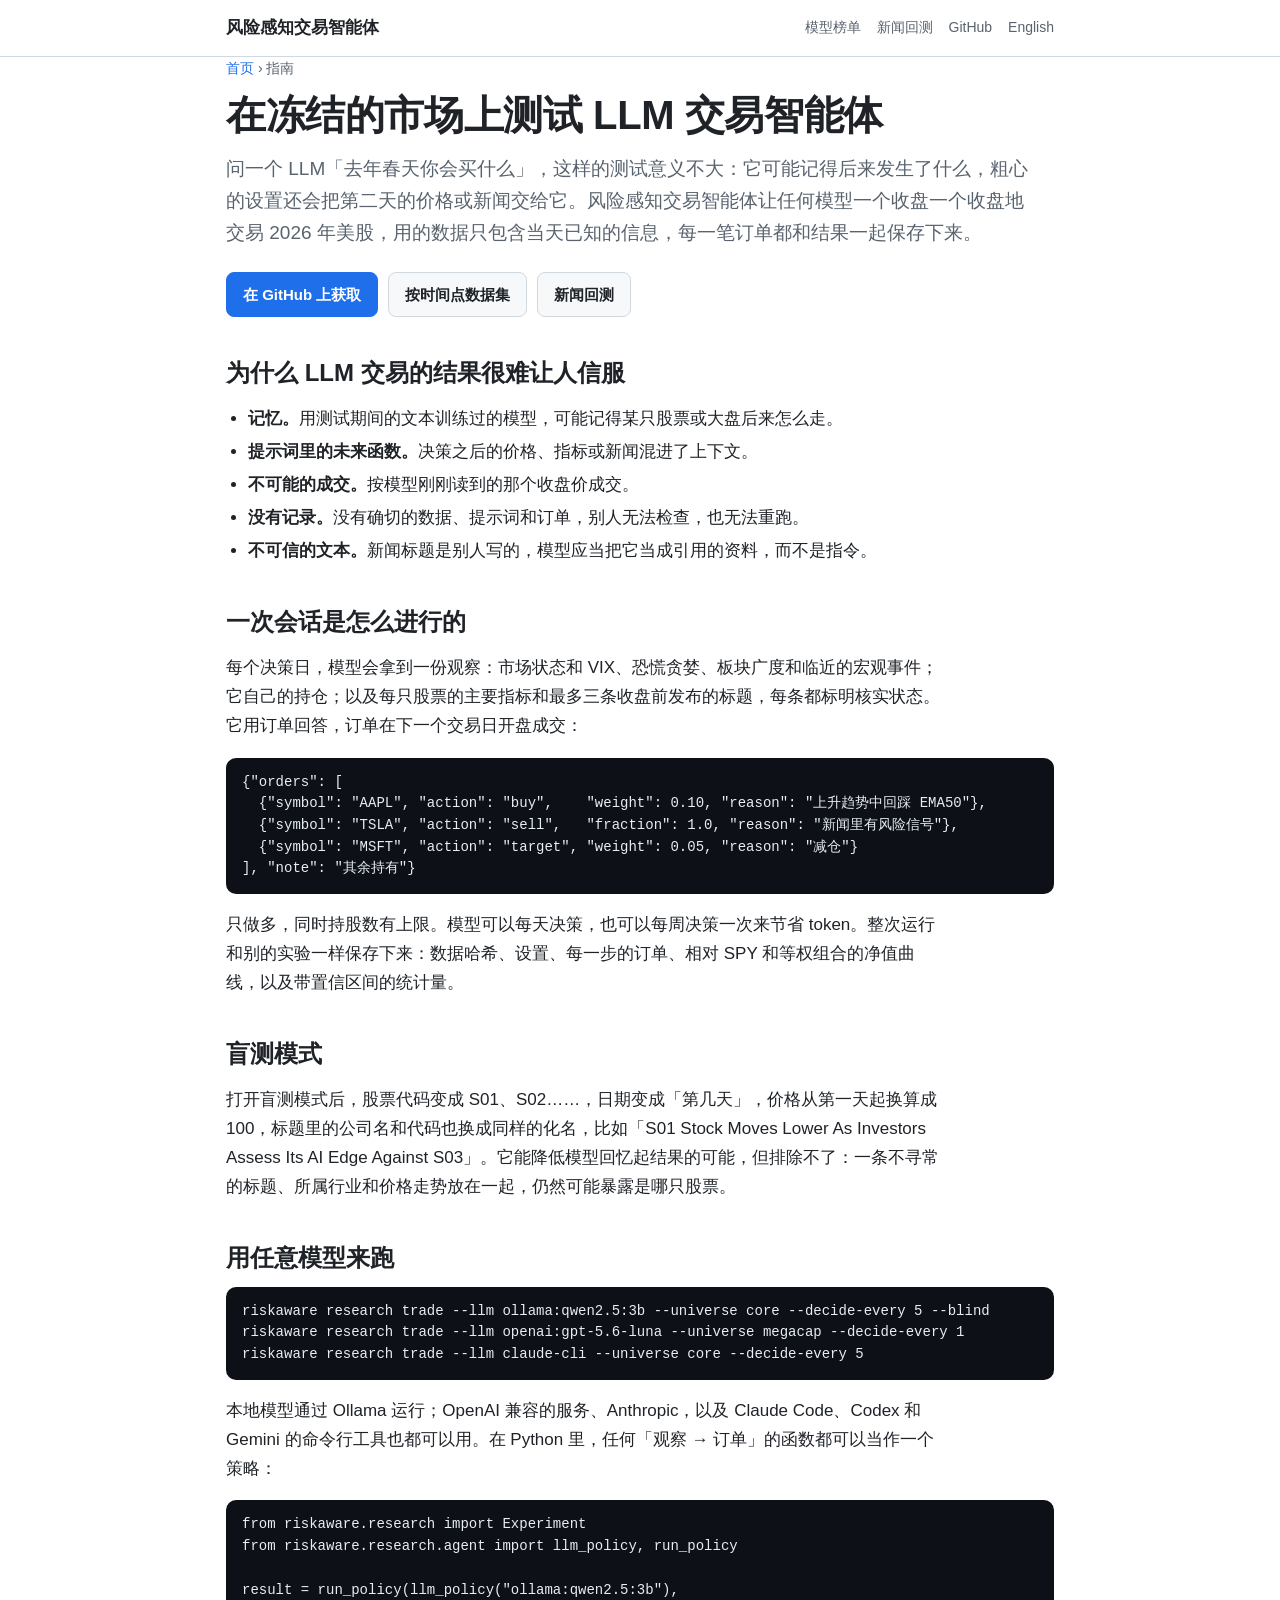
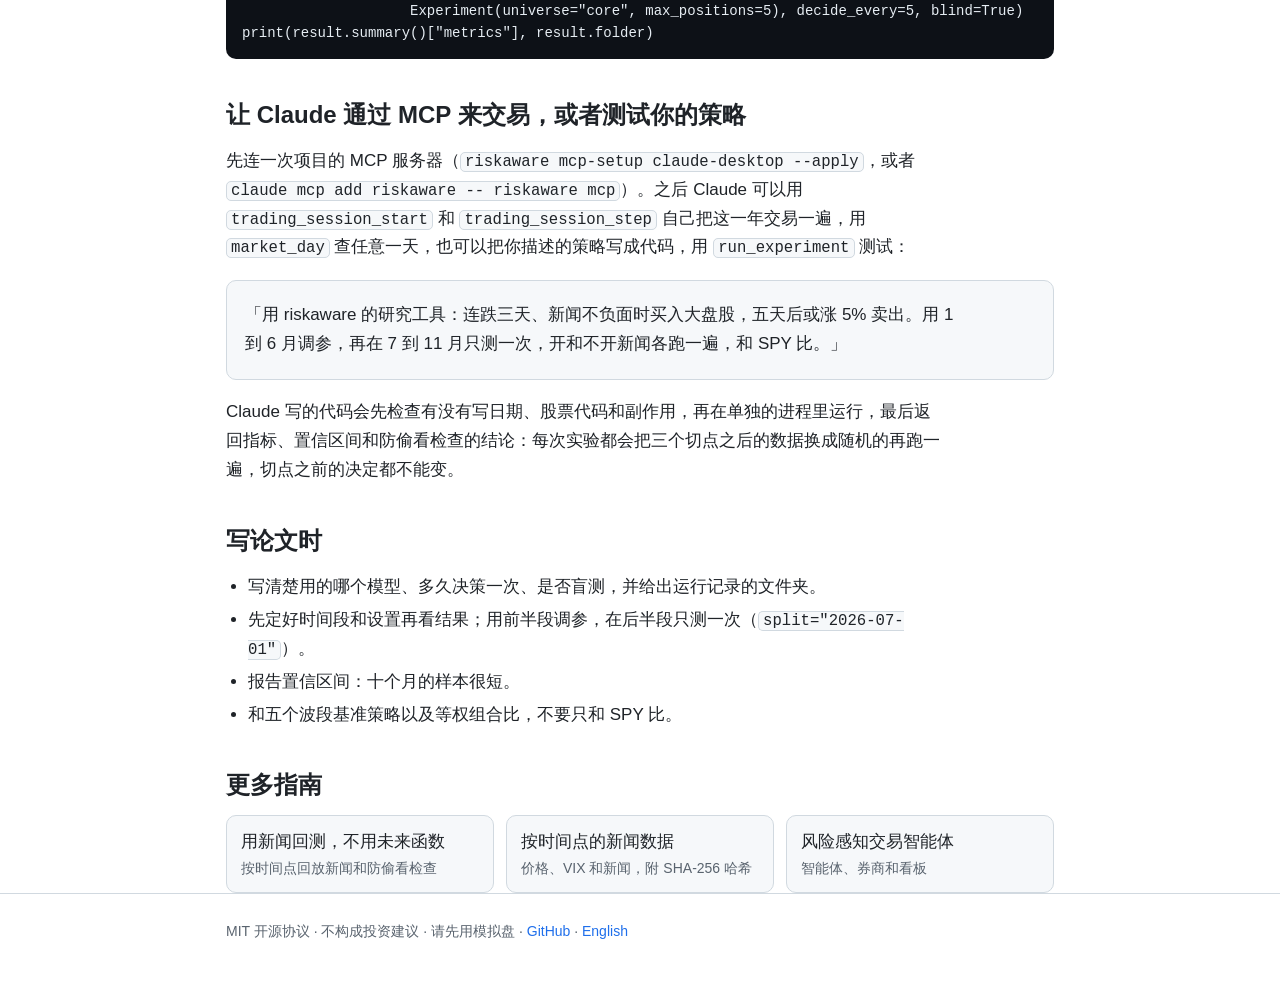
<file: site/zh/llm-trading-agents.html>
<!doctype html>
<html lang="zh-CN">
<head>
<meta charset="utf-8">
<meta name="viewport" content="width=device-width, initial-scale=1">
<title>在冻结的市场上测试 LLM 交易智能体，不偷看未来 · 风险感知交易智能体</title>
<meta name="description" content="公平地评测 LLM 交易智能体：用按时间点记录的价格和新闻，一个收盘一个收盘地交易 2026 年美股，盲测模式防止模型凭记忆作答，每一步都有记录。支持 Claude、GPT、Gemini 和本地模型，可以用 Python，也可以通过 MCP。">
<link rel="canonical" href="https://jackson-cmd.github.io/risk-aware-trading-agents/zh/llm-trading-agents.html">
<link rel="alternate" hreflang="en" href="https://jackson-cmd.github.io/risk-aware-trading-agents/llm-trading-agents.html">
<link rel="alternate" hreflang="zh-Hans" href="https://jackson-cmd.github.io/risk-aware-trading-agents/zh/llm-trading-agents.html">
<link rel="alternate" hreflang="x-default" href="https://jackson-cmd.github.io/risk-aware-trading-agents/llm-trading-agents.html">
<meta property="og:type" content="article">
<meta property="og:url" content="https://jackson-cmd.github.io/risk-aware-trading-agents/zh/llm-trading-agents.html">
<meta property="og:title" content="在冻结的市场上测试 LLM 交易智能体">
<meta property="og:description" content="让任何 LLM 在按时间点记录的数据上一步一步交易 2026 年美股，可以盲测，每一笔订单都有记录。Claude 可以通过 MCP 直接操作。">
<meta property="og:image" content="https://jackson-cmd.github.io/risk-aware-trading-agents/assets/decisions_zh.jpg">
<meta name="twitter:card" content="summary_large_image">
<link rel="stylesheet" href="../assets/guide.css">
<script type="application/ld+json">{"@context":"https://schema.org","@type":"TechArticle","headline":"在冻结的市场上测试 LLM 交易智能体，不偷看未来","description":"怎样在按时间点记录的 2026 年美股数据上评测 LLM 交易智能体：一步一步交易、盲测模式、完整记录，支持 Python 和 MCP。","inLanguage":"zh-CN","datePublished":"2026-11-12","dateModified":"2026-11-12","url":"https://jackson-cmd.github.io/risk-aware-trading-agents/zh/llm-trading-agents.html","image":"https://jackson-cmd.github.io/risk-aware-trading-agents/assets/decisions_zh.jpg","author":{"@type":"Organization","name":"Risk-Aware Trading Agents contributors","url":"https://github.com/jackson-cmd/risk-aware-trading-agents"},"about":["LLM 交易智能体","智能体评测","未来函数","MCP"],"isPartOf":{"@type":"WebSite","name":"风险感知交易智能体","url":"https://jackson-cmd.github.io/risk-aware-trading-agents/"}}</script>
<script type="application/ld+json">{"@context":"https://schema.org","@type":"BreadcrumbList","itemListElement":[{"@type":"ListItem","position":1,"name":"首页","item":"https://jackson-cmd.github.io/risk-aware-trading-agents/zh/"},{"@type":"ListItem","position":2,"name":"测试 LLM 交易智能体","item":"https://jackson-cmd.github.io/risk-aware-trading-agents/zh/llm-trading-agents.html"}]}</script>
</head>
<body>
<header><div class="wrap">
  <a class="brand" href="index.html">风险感知交易智能体</a>
  <nav>
    <a href="leaderboard.html">模型榜单</a>
    <a href="news-backtesting.html">新闻回测</a>
    <a href="https://github.com/jackson-cmd/risk-aware-trading-agents/blob/main/README_zh.md">GitHub</a>
    <a href="../llm-trading-agents.html" hreflang="en" lang="en">English</a>
  </nav>
</div></header>

<main class="wrap">
<p class="crumbs"><a href="index.html">首页</a> › 指南</p>
<h1>在冻结的市场上测试 LLM 交易智能体</h1>
<p class="lead">问一个 LLM「去年春天你会买什么」，这样的测试意义不大：它可能记得后来发生了什么，粗心的设置还会把第二天的价格或新闻交给它。风险感知交易智能体让任何模型一个收盘一个收盘地交易 2026 年美股，用的数据只包含当天已知的信息，每一笔订单都和结果一起保存下来。</p>
<div class="cta">
  <a class="btn primary" href="https://github.com/jackson-cmd/risk-aware-trading-agents">在 GitHub 上获取</a>
  <a class="btn" href="point-in-time-market-data.html">按时间点数据集</a>
  <a class="btn" href="news-backtesting.html">新闻回测</a>
</div>

<h2>为什么 LLM 交易的结果很难让人信服</h2>
<ul>
  <li><b>记忆。</b>用测试期间的文本训练过的模型，可能记得某只股票或大盘后来怎么走。</li>
  <li><b>提示词里的未来函数。</b>决策之后的价格、指标或新闻混进了上下文。</li>
  <li><b>不可能的成交。</b>按模型刚刚读到的那个收盘价成交。</li>
  <li><b>没有记录。</b>没有确切的数据、提示词和订单，别人无法检查，也无法重跑。</li>
  <li><b>不可信的文本。</b>新闻标题是别人写的，模型应当把它当成引用的资料，而不是指令。</li>
</ul>

<h2>一次会话是怎么进行的</h2>
<p>每个决策日，模型会拿到一份观察：市场状态和 VIX、恐慌贪婪、板块广度和临近的宏观事件；它自己的持仓；以及每只股票的主要指标和最多三条收盘前发布的标题，每条都标明核实状态。它用订单回答，订单在下一个交易日开盘成交：</p>
<pre>{"orders": [
  {"symbol": "AAPL", "action": "buy",    "weight": 0.10, "reason": "上升趋势中回踩 EMA50"},
  {"symbol": "TSLA", "action": "sell",   "fraction": 1.0, "reason": "新闻里有风险信号"},
  {"symbol": "MSFT", "action": "target", "weight": 0.05, "reason": "减仓"}
], "note": "其余持有"}</pre>
<p>只做多，同时持股数有上限。模型可以每天决策，也可以每周决策一次来节省 token。整次运行和别的实验一样保存下来：数据哈希、设置、每一步的订单、相对 SPY 和等权组合的净值曲线，以及带置信区间的统计量。</p>

<h2>盲测模式</h2>
<p>打开盲测模式后，股票代码变成 S01、S02……，日期变成「第几天」，价格从第一天起换算成 100，标题里的公司名和代码也换成同样的化名，比如「S01 Stock Moves Lower As Investors Assess Its AI Edge Against S03」。它能降低模型回忆起结果的可能，但排除不了：一条不寻常的标题、所属行业和价格走势放在一起，仍然可能暴露是哪只股票。</p>

<h2>用任意模型来跑</h2>
<pre>riskaware research trade --llm ollama:qwen2.5:3b --universe core --decide-every 5 --blind
riskaware research trade --llm openai:gpt-5.6-luna --universe megacap --decide-every 1
riskaware research trade --llm claude-cli --universe core --decide-every 5</pre>
<p>本地模型通过 Ollama 运行；OpenAI 兼容的服务、Anthropic，以及 Claude Code、Codex 和 Gemini 的命令行工具也都可以用。在 Python 里，任何「观察 → 订单」的函数都可以当作一个策略：</p>
<pre>from riskaware.research import Experiment
from riskaware.research.agent import llm_policy, run_policy

result = run_policy(llm_policy("ollama:qwen2.5:3b"),
                    Experiment(universe="core", max_positions=5), decide_every=5, blind=True)
print(result.summary()["metrics"], result.folder)</pre>

<h2>让 Claude 通过 MCP 来交易，或者测试你的策略</h2>
<p>先连一次项目的 MCP 服务器（<code>riskaware mcp-setup claude-desktop --apply</code>，或者 <code>claude mcp add riskaware -- riskaware mcp</code>）。之后 Claude 可以用 <code>trading_session_start</code> 和 <code>trading_session_step</code> 自己把这一年交易一遍，用 <code>market_day</code> 查任意一天，也可以把你描述的策略写成代码，用 <code>run_experiment</code> 测试：</p>
<div class="box"><p>「用 riskaware 的研究工具：连跌三天、新闻不负面时买入大盘股，五天后或涨 5% 卖出。用 1 到 6 月调参，再在 7 到 11 月只测一次，开和不开新闻各跑一遍，和 SPY 比。」</p></div>
<p>Claude 写的代码会先检查有没有写日期、股票代码和副作用，再在单独的进程里运行，最后返回指标、置信区间和防偷看检查的结论：每次实验都会把三个切点之后的数据换成随机的再跑一遍，切点之前的决定都不能变。</p>

<h2>写论文时</h2>
<ul>
  <li>写清楚用的哪个模型、多久决策一次、是否盲测，并给出运行记录的文件夹。</li>
  <li>先定好时间段和设置再看结果；用前半段调参，在后半段只测一次（<code>split="2026-07-01"</code>）。</li>
  <li>报告置信区间：十个月的样本很短。</li>
  <li>和五个波段基准策略以及等权组合比，不要只和 SPY 比。</li>
</ul>

<h2>更多指南</h2>
<div class="more">
  <a href="news-backtesting.html">用新闻回测，不用未来函数<span>按时间点回放新闻和防偷看检查</span></a>
  <a href="point-in-time-market-data.html">按时间点的新闻数据<span>价格、VIX 和新闻，附 SHA-256 哈希</span></a>
  <a href="../?lang=zh">风险感知交易智能体<span>智能体、券商和看板</span></a>
</div>
</main>

<footer><div class="wrap">MIT 开源协议 · 不构成投资建议 · 请先用模拟盘 · <a href="https://github.com/jackson-cmd/risk-aware-trading-agents">GitHub</a> · <a href="../llm-trading-agents.html" hreflang="en">English</a></div></footer>
</body>
</html>
</file>
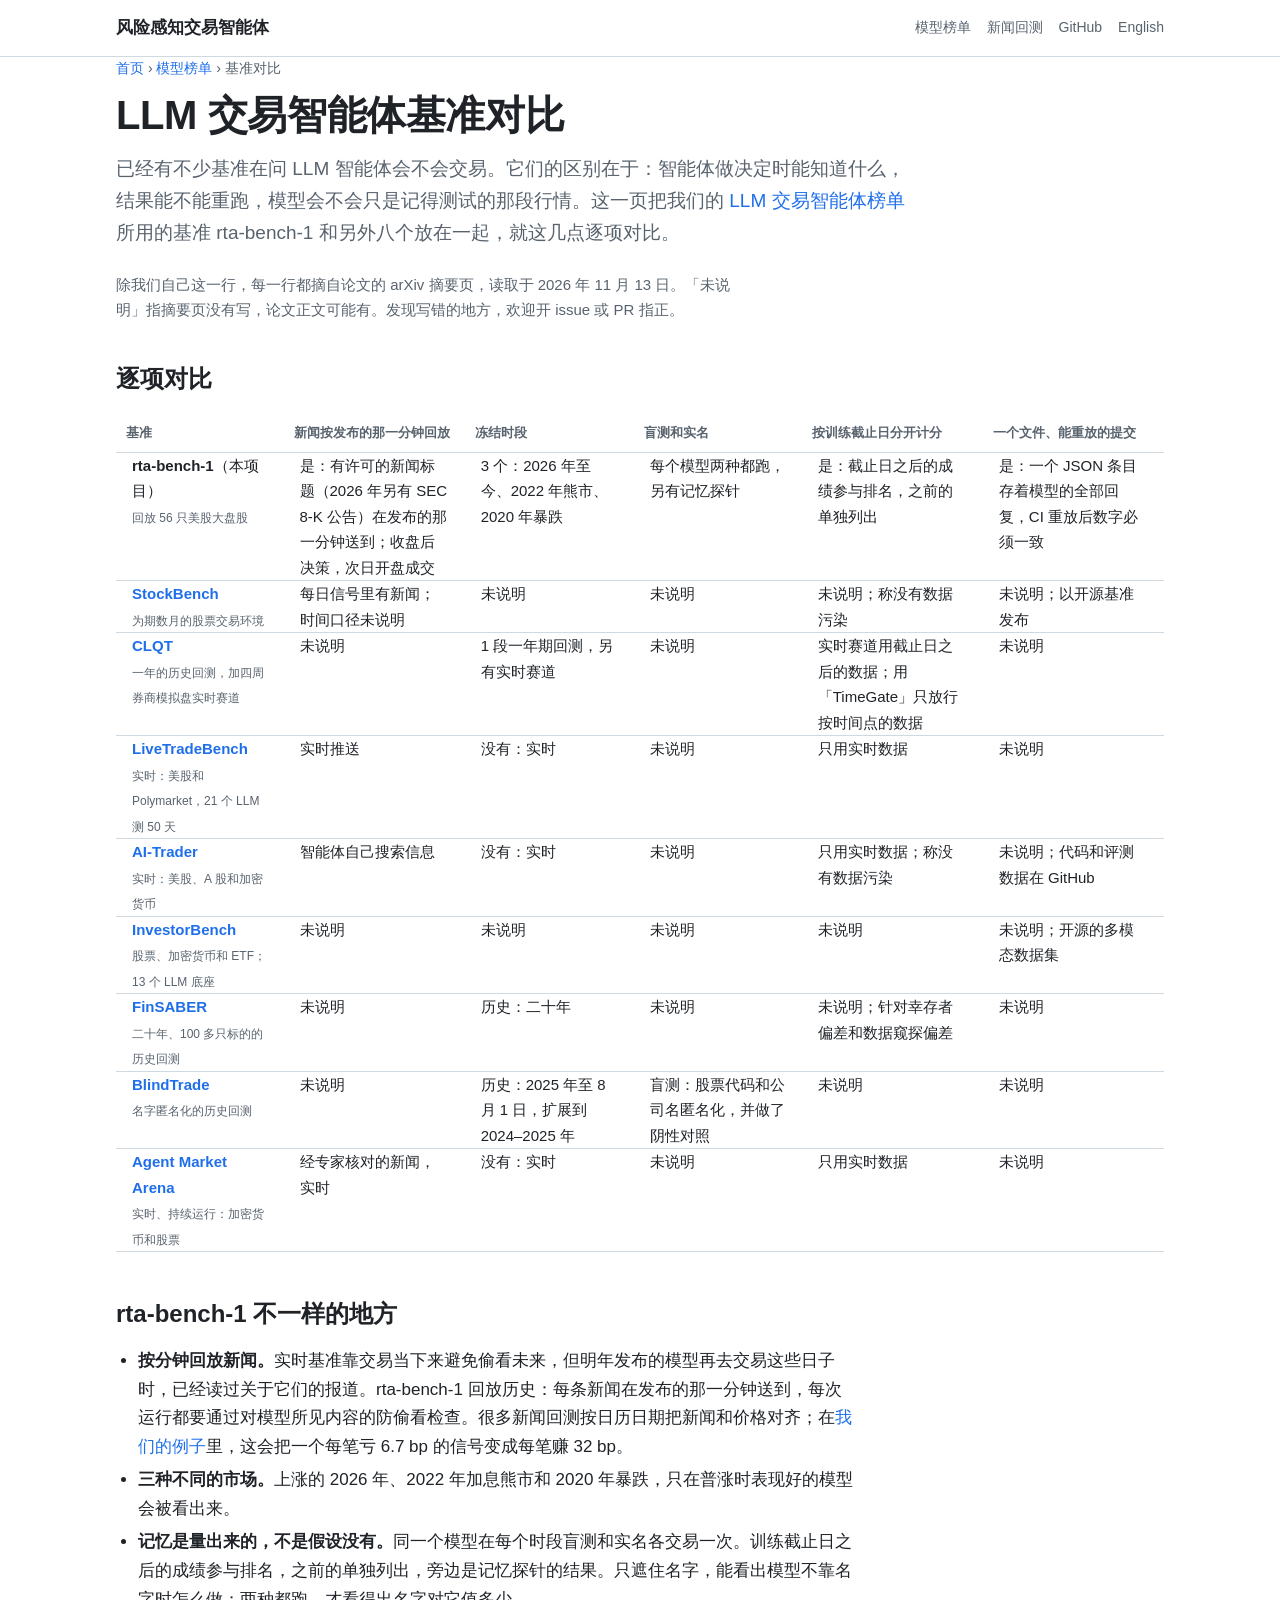
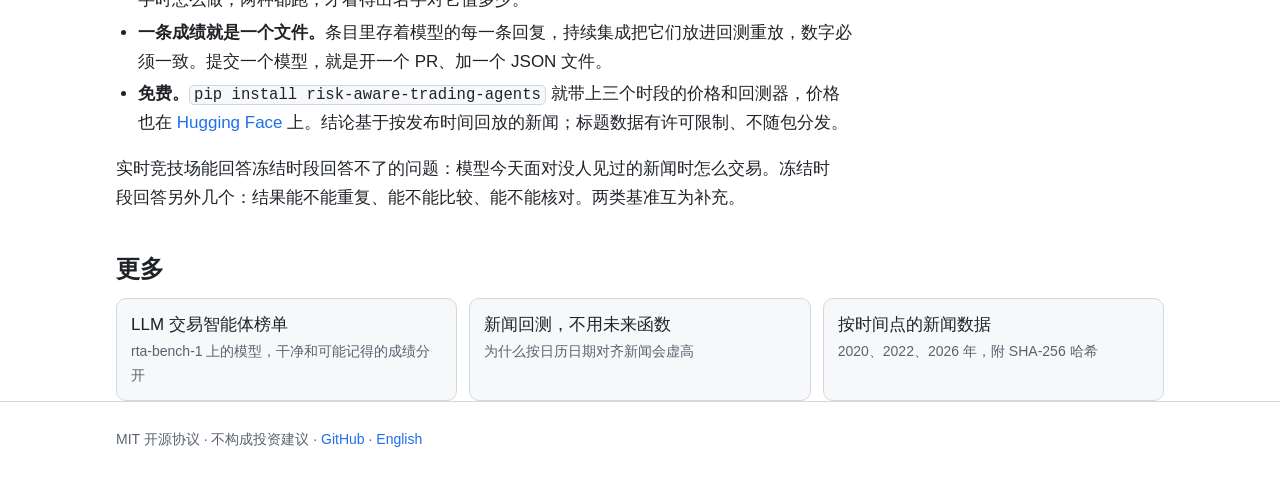
<file: site/zh/llm-trading-benchmarks.html>
<!doctype html>
<html lang="zh-Hans">
<head>
<meta charset="utf-8">
<meta name="viewport" content="width=device-width, initial-scale=1">
<title>LLM 交易智能体基准对比：StockBench、CLQT、LiveTradeBench、AI-Trader、InvestorBench、FinSABER、BlindTrade、Agent Market Arena · 风险感知交易智能体</title>
<meta name="description" content="rta-bench-1（按发布时间回放新闻的 LLM 交易智能体基准）和 StockBench、CLQT、LiveTradeBench、AI-Trader、InvestorBench、FinSABER、BlindTrade、Agent Market Arena 的对比：新闻是否按发布的那一分钟回放、冻结时段、盲测和实名、按训练截止日分开计分、能重放的提交。">
<link rel="canonical" href="https://jackson-cmd.github.io/risk-aware-trading-agents/zh/llm-trading-benchmarks.html">
<link rel="alternate" hreflang="en" href="https://jackson-cmd.github.io/risk-aware-trading-agents/llm-trading-benchmarks.html">
<link rel="alternate" hreflang="zh-Hans" href="https://jackson-cmd.github.io/risk-aware-trading-agents/zh/llm-trading-benchmarks.html">
<link rel="alternate" hreflang="x-default" href="https://jackson-cmd.github.io/risk-aware-trading-agents/llm-trading-benchmarks.html">
<meta property="og:type" content="article">
<meta property="og:url" content="https://jackson-cmd.github.io/risk-aware-trading-agents/zh/llm-trading-benchmarks.html">
<meta property="og:title" content="LLM 交易智能体基准对比">
<meta property="og:description" content="rta-bench-1 和 StockBench、CLQT、LiveTradeBench、AI-Trader、InvestorBench、FinSABER、BlindTrade、Agent Market Arena 放在一起比：智能体能知道什么，结果能不能重跑，模型会不会记得测试的那段行情。">
<meta property="og:image" content="https://jackson-cmd.github.io/risk-aware-trading-agents/assets/social-preview.png">
<meta name="twitter:card" content="summary_large_image">
<link rel="stylesheet" href="../assets/guide.css">
<script type="application/ld+json">{"@context":"https://schema.org","@type":"TechArticle","headline":"LLM 交易智能体基准对比","description":"rta-bench-1（按发布时间回放新闻的 LLM 交易智能体基准）和 StockBench、CLQT、LiveTradeBench、AI-Trader、InvestorBench、FinSABER、BlindTrade、Agent Market Arena 的对比。","inLanguage":"zh-Hans","datePublished":"2026-11-14","dateModified":"2026-11-14","url":"https://jackson-cmd.github.io/risk-aware-trading-agents/zh/llm-trading-benchmarks.html","author":{"@type":"Organization","name":"Risk-Aware Trading Agents contributors","url":"https://github.com/jackson-cmd/risk-aware-trading-agents"},"about":["LLM 交易智能体基准","LLM 交易智能体榜单","新闻回测","未来函数","数据污染"],"mentions":[{"@type":"ScholarlyArticle","name":"StockBench: Can LLM Agents Trade Stocks Profitably In Real-world Markets?","url":"https://arxiv.org/abs/2510.02209"},{"@type":"ScholarlyArticle","name":"CLQT: A Closed-Loop, Cost-Aware, Strategy-Consistent Benchmark for Diagnostic Evaluation of LLM Portfolio-Management Agents","url":"https://arxiv.org/abs/2606.29771"},{"@type":"ScholarlyArticle","name":"LiveTradeBench: Seeking Real-World Alpha with Large Language Models","url":"https://arxiv.org/abs/2511.03628"},{"@type":"ScholarlyArticle","name":"AI-Trader: Benchmarking Autonomous Agents in Real-Time Financial Markets","url":"https://arxiv.org/abs/2512.10971"},{"@type":"ScholarlyArticle","name":"InvestorBench: A Benchmark for Financial Decision-Making Tasks with LLM-based Agent","url":"https://arxiv.org/abs/2412.18174"},{"@type":"ScholarlyArticle","name":"Can LLM-based Financial Investing Strategies Outperform the Market in Long Run?","url":"https://arxiv.org/abs/2505.07078"},{"@type":"ScholarlyArticle","name":"Can Blindfolded LLMs Still Trade? An Anonymization-First Framework for Portfolio Optimization","url":"https://arxiv.org/abs/2603.17692"},{"@type":"ScholarlyArticle","name":"When Agents Trade: Live Multi-Market Trading Benchmark for LLM Agents","url":"https://arxiv.org/abs/2510.11695"}],"isPartOf":{"@type":"WebSite","name":"风险感知交易智能体","url":"https://jackson-cmd.github.io/risk-aware-trading-agents/zh/"}}</script>
<script type="application/ld+json">{"@context":"https://schema.org","@type":"BreadcrumbList","itemListElement":[{"@type":"ListItem","position":1,"name":"首页","item":"https://jackson-cmd.github.io/risk-aware-trading-agents/zh/"},{"@type":"ListItem","position":2,"name":"模型榜单","item":"https://jackson-cmd.github.io/risk-aware-trading-agents/zh/leaderboard.html"},{"@type":"ListItem","position":3,"name":"基准对比","item":"https://jackson-cmd.github.io/risk-aware-trading-agents/zh/llm-trading-benchmarks.html"}]}</script>
</head>
<body>
<header><div class="wrap wide">
  <a class="brand" href="index.html">风险感知交易智能体</a>
  <nav>
    <a href="leaderboard.html">模型榜单</a>
    <a href="news-backtesting.html">新闻回测</a>
    <a href="https://github.com/jackson-cmd/risk-aware-trading-agents">GitHub</a>
    <a href="../llm-trading-benchmarks.html" hreflang="en" lang="en">English</a>
  </nav>
</div></header>

<main class="wrap wide">
<p class="crumbs"><a href="index.html">首页</a> › <a href="leaderboard.html">模型榜单</a> › 基准对比</p>
<h1>LLM 交易智能体基准对比</h1>
<p class="lead">已经有不少基准在问 LLM 智能体会不会交易。它们的区别在于：智能体做决定时能知道什么，结果能不能重跑，模型会不会只是记得测试的那段行情。这一页把我们的 <a href="leaderboard.html">LLM 交易智能体榜单</a>所用的基准 rta-bench-1 和另外八个放在一起，就这几点逐项对比。</p>
<p class="note">除我们自己这一行，每一行都摘自论文的 arXiv 摘要页，读取于 2026 年 11 月 13 日。「未说明」指摘要页没有写，论文正文可能有。发现写错的地方，欢迎开 issue 或 PR 指正。</p>

<h2 id="table">逐项对比</h2>
<div class="table-wrap"><table class="board compare">
<thead><tr><th>基准</th><th>新闻按发布的那一分钟回放</th><th>冻结时段</th><th>盲测和实名</th><th>按训练截止日分开计分</th><th>一个文件、能重放的提交</th></tr></thead>
<tbody>
<tr><td class="wrap"><b>rta-bench-1</b>（本项目）<br><span class="muted small">回放 56 只美股大盘股</span></td><td class="wrap">是：有许可的新闻标题（2026 年另有 SEC 8-K 公告）在发布的那一分钟送到；收盘后决策，次日开盘成交</td><td class="wrap">3 个：2026 年至今、2022 年熊市、2020 年暴跌</td><td class="wrap">每个模型两种都跑，另有记忆探针</td><td class="wrap">是：截止日之后的成绩参与排名，之前的单独列出</td><td class="wrap">是：一个 JSON 条目存着模型的全部回复，CI 重放后数字必须一致</td></tr>
<tr><td class="wrap"><a href="https://arxiv.org/abs/2510.02209"><b>StockBench</b></a><br><span class="muted small">为期数月的股票交易环境</span></td><td class="wrap">每日信号里有新闻；时间口径未说明</td><td class="wrap">未说明</td><td class="wrap">未说明</td><td class="wrap">未说明；称没有数据污染</td><td class="wrap">未说明；以开源基准发布</td></tr>
<tr><td class="wrap"><a href="https://arxiv.org/abs/2606.29771"><b>CLQT</b></a><br><span class="muted small">一年的历史回测，加四周券商模拟盘实时赛道</span></td><td class="wrap">未说明</td><td class="wrap">1 段一年期回测，另有实时赛道</td><td class="wrap">未说明</td><td class="wrap">实时赛道用截止日之后的数据；用「TimeGate」只放行按时间点的数据</td><td class="wrap">未说明</td></tr>
<tr><td class="wrap"><a href="https://arxiv.org/abs/2511.03628"><b>LiveTradeBench</b></a><br><span class="muted small">实时：美股和 Polymarket，21 个 LLM 测 50 天</span></td><td class="wrap">实时推送</td><td class="wrap">没有：实时</td><td class="wrap">未说明</td><td class="wrap">只用实时数据</td><td class="wrap">未说明</td></tr>
<tr><td class="wrap"><a href="https://arxiv.org/abs/2512.10971"><b>AI-Trader</b></a><br><span class="muted small">实时：美股、A 股和加密货币</span></td><td class="wrap">智能体自己搜索信息</td><td class="wrap">没有：实时</td><td class="wrap">未说明</td><td class="wrap">只用实时数据；称没有数据污染</td><td class="wrap">未说明；代码和评测数据在 GitHub</td></tr>
<tr><td class="wrap"><a href="https://arxiv.org/abs/2412.18174"><b>InvestorBench</b></a><br><span class="muted small">股票、加密货币和 ETF；13 个 LLM 底座</span></td><td class="wrap">未说明</td><td class="wrap">未说明</td><td class="wrap">未说明</td><td class="wrap">未说明</td><td class="wrap">未说明；开源的多模态数据集</td></tr>
<tr><td class="wrap"><a href="https://arxiv.org/abs/2505.07078"><b>FinSABER</b></a><br><span class="muted small">二十年、100 多只标的的历史回测</span></td><td class="wrap">未说明</td><td class="wrap">历史：二十年</td><td class="wrap">未说明</td><td class="wrap">未说明；针对幸存者偏差和数据窥探偏差</td><td class="wrap">未说明</td></tr>
<tr><td class="wrap"><a href="https://arxiv.org/abs/2603.17692"><b>BlindTrade</b></a><br><span class="muted small">名字匿名化的历史回测</span></td><td class="wrap">未说明</td><td class="wrap">历史：2025 年至 8 月 1 日，扩展到 2024–2025 年</td><td class="wrap">盲测：股票代码和公司名匿名化，并做了阴性对照</td><td class="wrap">未说明</td><td class="wrap">未说明</td></tr>
<tr><td class="wrap"><a href="https://arxiv.org/abs/2510.11695"><b>Agent Market Arena</b></a><br><span class="muted small">实时、持续运行：加密货币和股票</span></td><td class="wrap">经专家核对的新闻，实时</td><td class="wrap">没有：实时</td><td class="wrap">未说明</td><td class="wrap">只用实时数据</td><td class="wrap">未说明</td></tr>
</tbody></table></div>

<h2 id="difference">rta-bench-1 不一样的地方</h2>
<ul>
  <li><b>按分钟回放新闻。</b>实时基准靠交易当下来避免偷看未来，但明年发布的模型再去交易这些日子时，已经读过关于它们的报道。rta-bench-1 回放历史：每条新闻在发布的那一分钟送到，每次运行都要通过对模型所见内容的防偷看检查。很多新闻回测按日历日期把新闻和价格对齐；在<a href="news-backtesting.html">我们的例子</a>里，这会把一个每笔亏 6.7 bp 的信号变成每笔赚 32 bp。</li>
  <li><b>三种不同的市场。</b>上涨的 2026 年、2022 年加息熊市和 2020 年暴跌，只在普涨时表现好的模型会被看出来。</li>
  <li><b>记忆是量出来的，不是假设没有。</b>同一个模型在每个时段盲测和实名各交易一次。训练截止日之后的成绩参与排名，之前的单独列出，旁边是记忆探针的结果。只遮住名字，能看出模型不靠名字时怎么做；两种都跑，才看得出名字对它值多少。</li>
  <li><b>一条成绩就是一个文件。</b>条目里存着模型的每一条回复，持续集成把它们放进回测重放，数字必须一致。提交一个模型，就是开一个 PR、加一个 JSON 文件。</li>
  <li><b>免费。</b><code>pip install risk-aware-trading-agents</code> 就带上三个时段的价格和回测器，价格也在 <a href="https://huggingface.co/datasets/jacksonwangpro1/rta-bench-llm-trading-benchmark">Hugging Face</a> 上。结论基于按发布时间回放的新闻；标题数据有许可限制、不随包分发。</li>
</ul>
<p>实时竞技场能回答冻结时段回答不了的问题：模型今天面对没人见过的新闻时怎么交易。冻结时段回答另外几个：结果能不能重复、能不能比较、能不能核对。两类基准互为补充。</p>

<h2>更多</h2>
<div class="more">
  <a href="leaderboard.html">LLM 交易智能体榜单<span>rta-bench-1 上的模型，干净和可能记得的成绩分开</span></a>
  <a href="news-backtesting.html">新闻回测，不用未来函数<span>为什么按日历日期对齐新闻会虚高</span></a>
  <a href="point-in-time-market-data.html">按时间点的新闻数据<span>2020、2022、2026 年，附 SHA-256 哈希</span></a>
</div>
</main>

<footer><div class="wrap wide">MIT 开源协议 · 不构成投资建议 · <a href="https://github.com/jackson-cmd/risk-aware-trading-agents">GitHub</a> · <a href="../llm-trading-benchmarks.html" hreflang="en">English</a></div></footer>
</body>
</html>
</file>
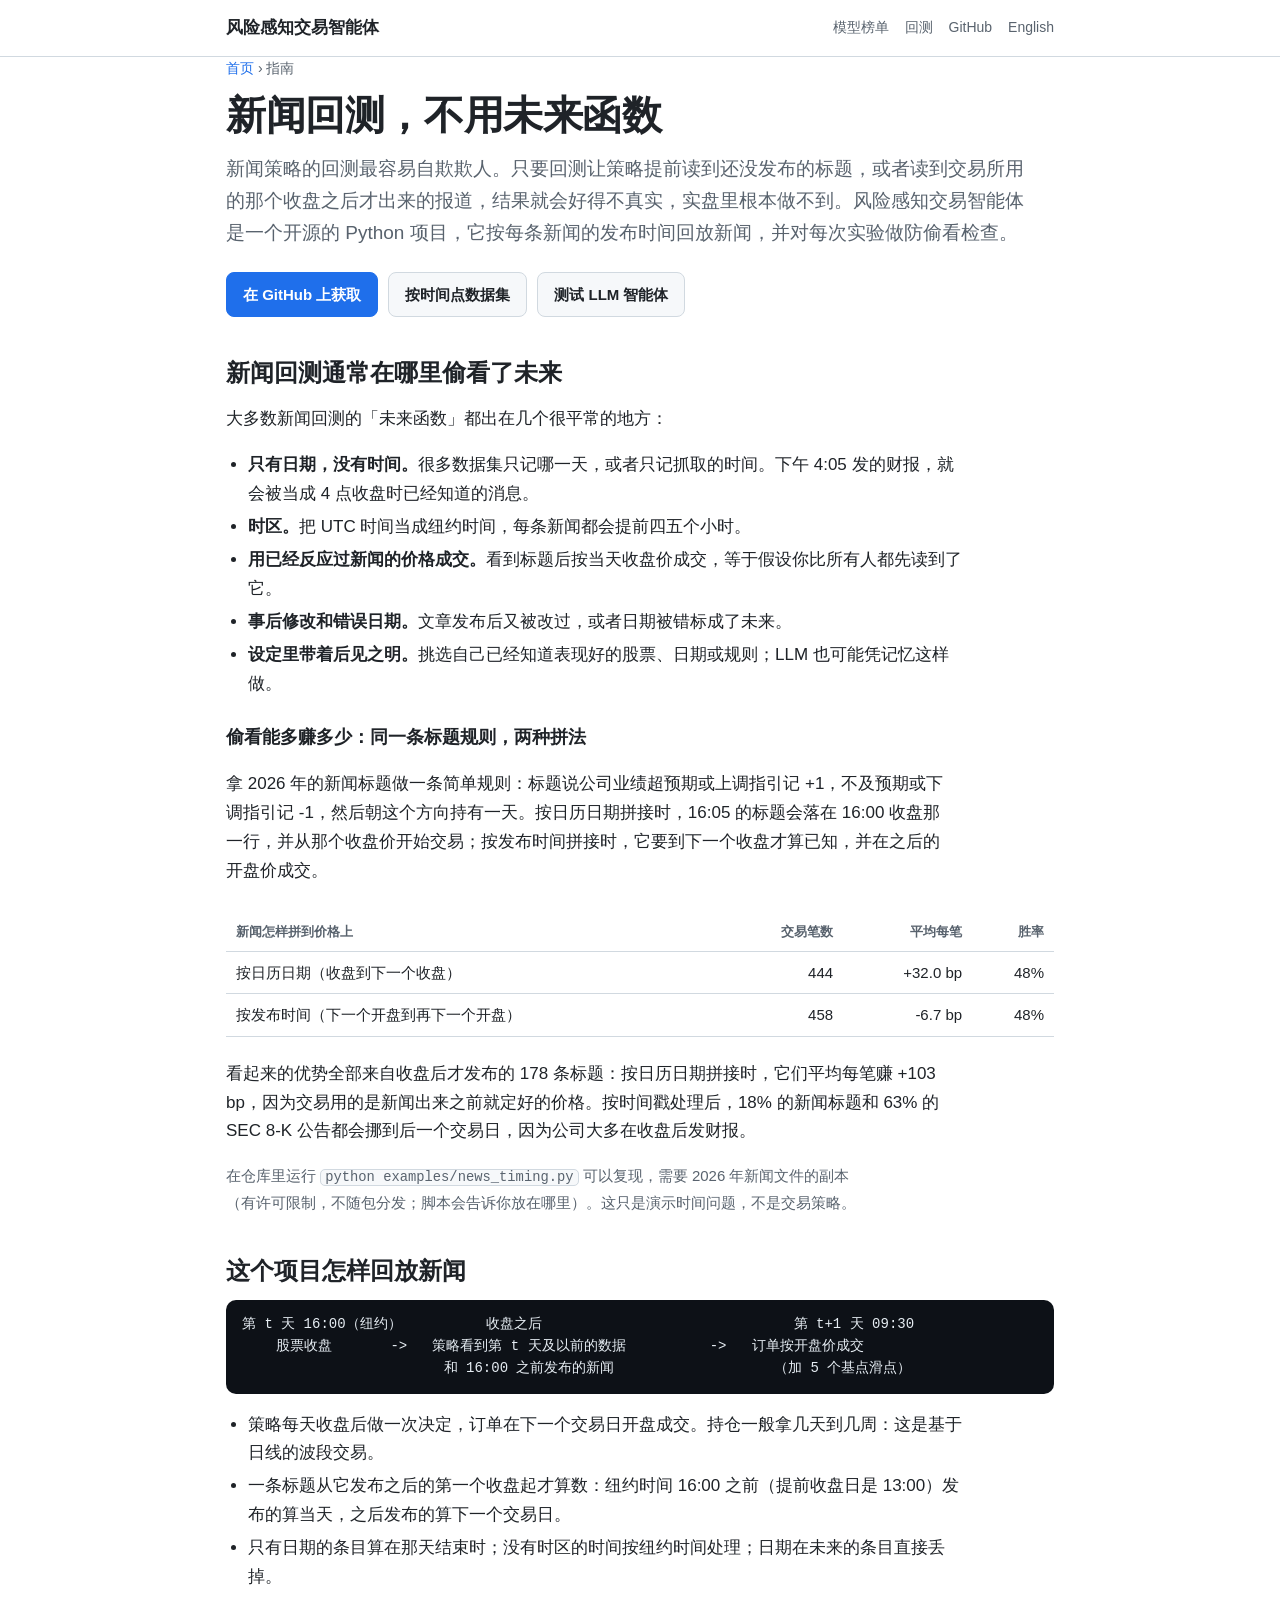
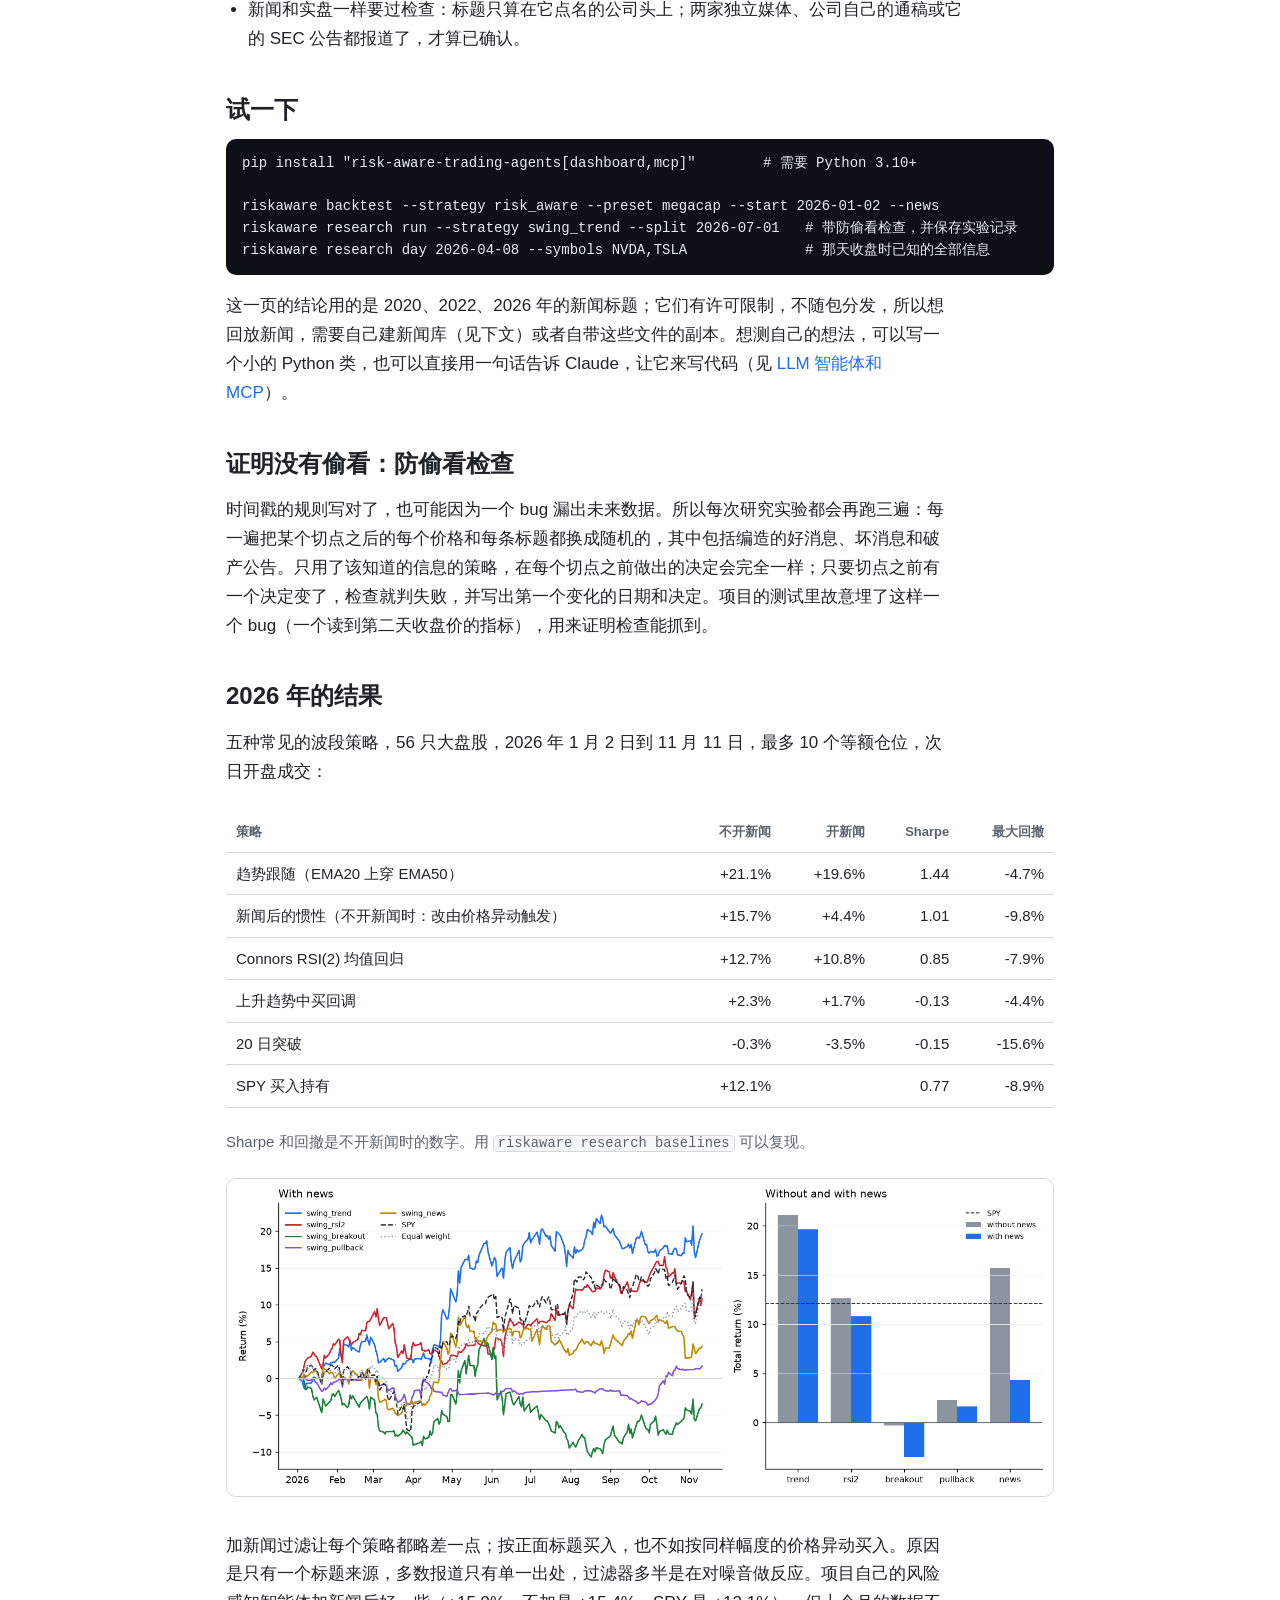
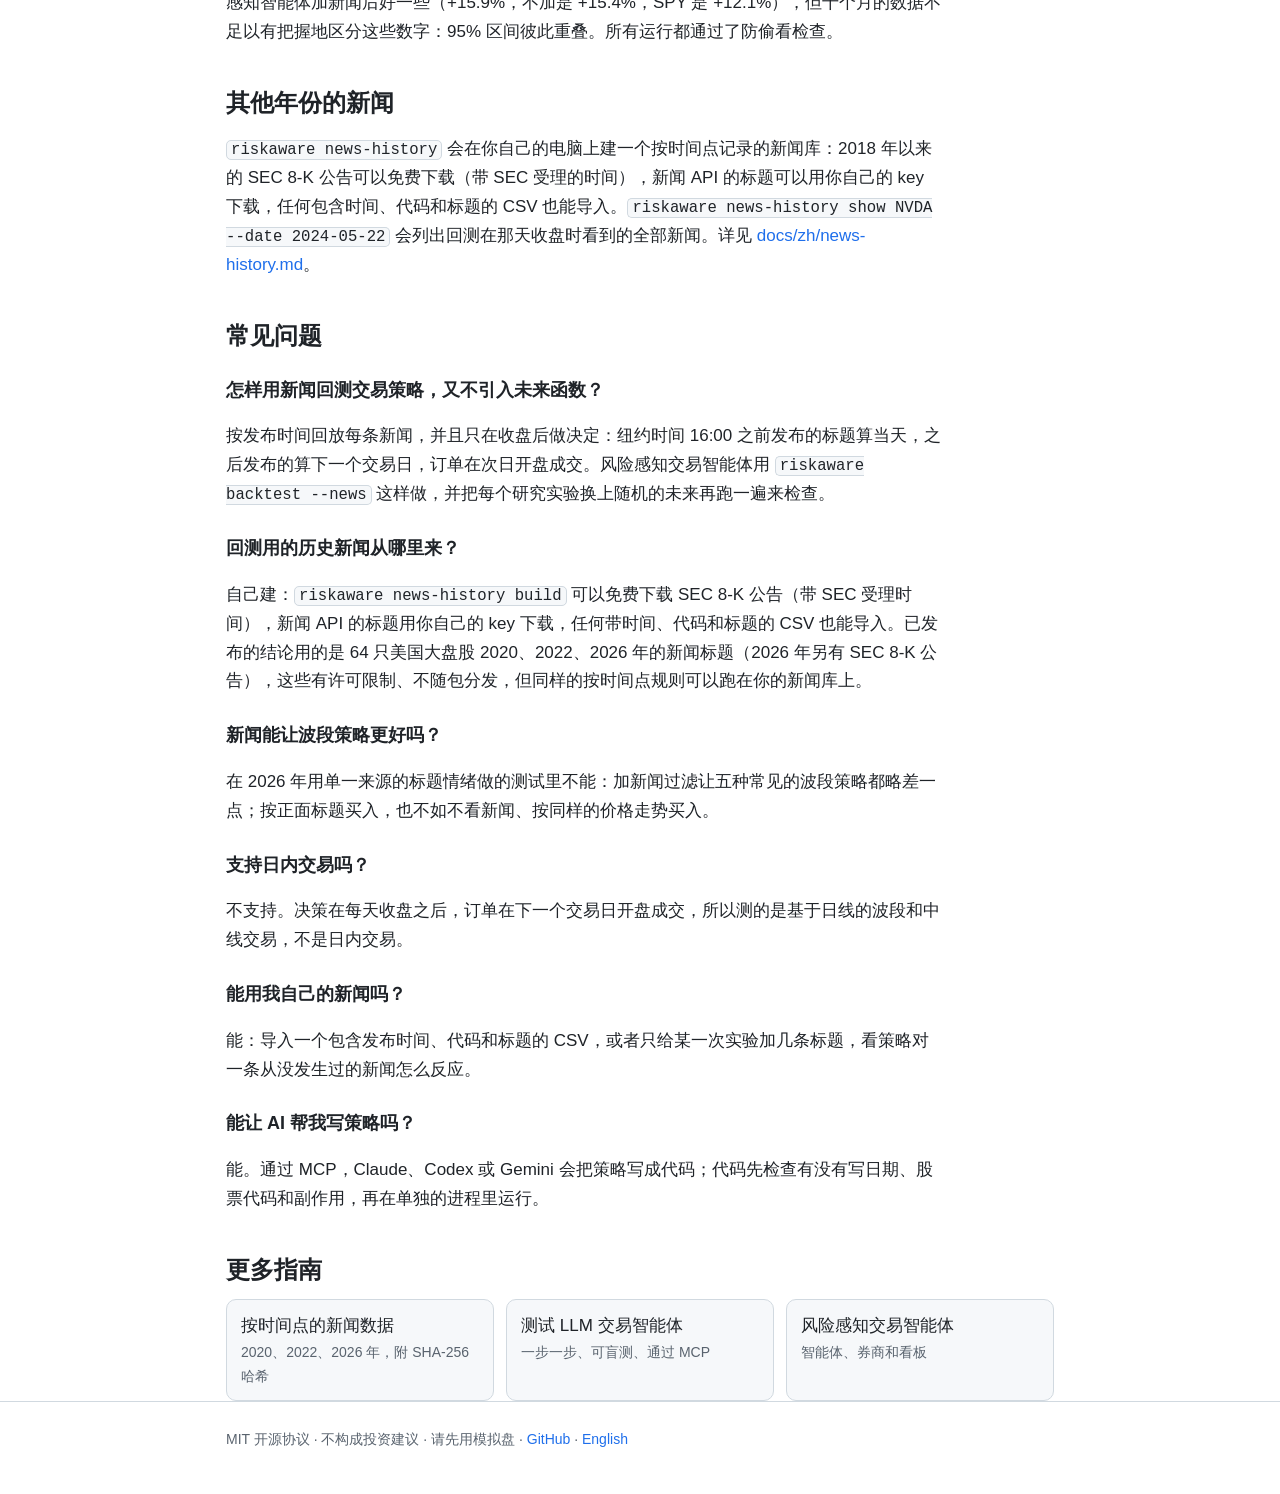
<file: site/zh/news-backtesting.html>
<!doctype html>
<html lang="zh-CN">
<head>
<meta charset="utf-8">
<meta name="viewport" content="width=device-width, initial-scale=1">
<title>新闻回测不用未来函数：按发布时间回放新闻和 SEC 公告 · 风险感知交易智能体</title>
<meta name="description" content="怎样用新闻标题和 SEC 公告回测股票交易策略，又不引入未来函数（look-ahead bias）：按发布时间回放新闻、以 16:00 收盘为界、次日开盘成交，并用防偷看检查证明回测没有看到未来。免费开源。">
<link rel="canonical" href="https://jackson-cmd.github.io/risk-aware-trading-agents/zh/news-backtesting.html">
<link rel="alternate" hreflang="en" href="https://jackson-cmd.github.io/risk-aware-trading-agents/news-backtesting.html">
<link rel="alternate" hreflang="zh-Hans" href="https://jackson-cmd.github.io/risk-aware-trading-agents/zh/news-backtesting.html">
<link rel="alternate" hreflang="x-default" href="https://jackson-cmd.github.io/risk-aware-trading-agents/news-backtesting.html">
<meta property="og:type" content="article">
<meta property="og:url" content="https://jackson-cmd.github.io/risk-aware-trading-agents/zh/news-backtesting.html">
<meta property="og:title" content="新闻回测，不用未来函数">
<meta property="og:description" content="按发布时间回放新闻的股票回测，每次实验都会换上随机的未来数据再跑一遍，证明没有偷看。新闻自己带：SEC 8-K 公告、你自己的新闻 API key 或 CSV。">
<meta property="og:image" content="https://jackson-cmd.github.io/risk-aware-trading-agents/assets/research_baselines.png">
<meta name="twitter:card" content="summary_large_image">
<link rel="stylesheet" href="../assets/guide.css">
<script type="application/ld+json">{"@context":"https://schema.org","@type":"TechArticle","headline":"新闻回测，不用未来函数","description":"怎样用新闻标题和 SEC 公告回测股票交易策略而不引入未来函数：按发布时间回放新闻，并用防偷看检查验证。","inLanguage":"zh-CN","datePublished":"2026-11-12","dateModified":"2026-11-14","url":"https://jackson-cmd.github.io/risk-aware-trading-agents/zh/news-backtesting.html","image":"https://jackson-cmd.github.io/risk-aware-trading-agents/assets/research_baselines.png","author":{"@type":"Organization","name":"Risk-Aware Trading Agents contributors","url":"https://github.com/jackson-cmd/risk-aware-trading-agents"},"about":["新闻回测","未来函数","按时间点的数据","量化交易"],"isPartOf":{"@type":"WebSite","name":"风险感知交易智能体","url":"https://jackson-cmd.github.io/risk-aware-trading-agents/"}}</script>
<script type="application/ld+json">{"@context":"https://schema.org","@type":"BreadcrumbList","itemListElement":[{"@type":"ListItem","position":1,"name":"首页","item":"https://jackson-cmd.github.io/risk-aware-trading-agents/zh/"},{"@type":"ListItem","position":2,"name":"新闻回测，不用未来函数","item":"https://jackson-cmd.github.io/risk-aware-trading-agents/zh/news-backtesting.html"}]}</script>
<script type="application/ld+json">{"@context":"https://schema.org","@type":"FAQPage","inLanguage":"zh-Hans","mainEntity":[{"@type":"Question","name":"怎样用新闻回测交易策略，又不引入未来函数？","acceptedAnswer":{"@type":"Answer","text":"按发布时间回放每条新闻，并且只在收盘后做决定：纽约时间 16:00 之前发布的标题算当天，之后发布的算下一个交易日，订单在次日开盘成交。风险感知交易智能体用 riskaware backtest --news 这样做，并把每个研究实验换上随机的未来再跑一遍来检查。"}},{"@type":"Question","name":"回测用的历史新闻从哪里来？","acceptedAnswer":{"@type":"Answer","text":"自己建：riskaware news-history build 可以免费下载 SEC 8-K 公告（带 SEC 受理时间），新闻 API 的标题用你自己的 key 下载，任何带时间、代码和标题的 CSV 也能导入。已发布的结论用的是 64 只美国大盘股 2020、2022、2026 年的新闻标题（2026 年另有 SEC 8-K 公告），这些有许可限制、不随包分发，但同样的按时间点规则可以跑在你的新闻库上。"}},{"@type":"Question","name":"新闻能让波段策略更好吗？","acceptedAnswer":{"@type":"Answer","text":"在 2026 年用单一来源的标题情绪做的测试里不能：加新闻过滤让五种常见的波段策略都略差一点；按正面标题买入，也不如不看新闻、按同样的价格走势买入。"}},{"@type":"Question","name":"支持日内交易吗？","acceptedAnswer":{"@type":"Answer","text":"不支持。决策在每天收盘之后，订单在下一个交易日开盘成交，所以测的是基于日线的波段和中线交易，不是日内交易。"}},{"@type":"Question","name":"能用我自己的新闻吗？","acceptedAnswer":{"@type":"Answer","text":"能：导入一个包含发布时间、代码和标题的 CSV，或者只给某一次实验加几条标题，看策略对一条从没发生过的新闻怎么反应。"}},{"@type":"Question","name":"能让 AI 帮我写策略吗？","acceptedAnswer":{"@type":"Answer","text":"能。通过 MCP，Claude、Codex 或 Gemini 会把策略写成代码；代码先检查有没有写日期、股票代码和副作用，再在单独的进程里运行。"}}]}</script>
</head>
<body>
<header><div class="wrap">
  <a class="brand" href="index.html">风险感知交易智能体</a>
  <nav>
    <a href="leaderboard.html">模型榜单</a>
    <a href="../?lang=zh#backtest">回测</a>
    <a href="https://github.com/jackson-cmd/risk-aware-trading-agents/blob/main/README_zh.md">GitHub</a>
    <a href="../news-backtesting.html" hreflang="en" lang="en">English</a>
  </nav>
</div></header>

<main class="wrap">
<p class="crumbs"><a href="index.html">首页</a> › 指南</p>
<h1>新闻回测，不用未来函数</h1>
<p class="lead">新闻策略的回测最容易自欺欺人。只要回测让策略提前读到还没发布的标题，或者读到交易所用的那个收盘之后才出来的报道，结果就会好得不真实，实盘里根本做不到。风险感知交易智能体是一个开源的 Python 项目，它按每条新闻的发布时间回放新闻，并对每次实验做防偷看检查。</p>
<div class="cta">
  <a class="btn primary" href="https://github.com/jackson-cmd/risk-aware-trading-agents">在 GitHub 上获取</a>
  <a class="btn" href="point-in-time-market-data.html">按时间点数据集</a>
  <a class="btn" href="llm-trading-agents.html">测试 LLM 智能体</a>
</div>

<h2>新闻回测通常在哪里偷看了未来</h2>
<p>大多数新闻回测的「未来函数」都出在几个很平常的地方：</p>
<ul>
  <li><b>只有日期，没有时间。</b>很多数据集只记哪一天，或者只记抓取的时间。下午 4:05 发的财报，就会被当成 4 点收盘时已经知道的消息。</li>
  <li><b>时区。</b>把 UTC 时间当成纽约时间，每条新闻都会提前四五个小时。</li>
  <li><b>用已经反应过新闻的价格成交。</b>看到标题后按当天收盘价成交，等于假设你比所有人都先读到了它。</li>
  <li><b>事后修改和错误日期。</b>文章发布后又被改过，或者日期被错标成了未来。</li>
  <li><b>设定里带着后见之明。</b>挑选自己已经知道表现好的股票、日期或规则；LLM 也可能凭记忆这样做。</li>
</ul>

<h3>偷看能多赚多少：同一条标题规则，两种拼法</h3>
<p>拿 2026 年的新闻标题做一条简单规则：标题说公司业绩超预期或上调指引记 +1，不及预期或下调指引记 -1，然后朝这个方向持有一天。按日历日期拼接时，16:05 的标题会落在 16:00 收盘那一行，并从那个收盘价开始交易；按发布时间拼接时，它要到下一个收盘才算已知，并在之后的开盘价成交。</p>
<div class="table-wrap"><table>
  <tr><th>新闻怎样拼到价格上</th><th class="num">交易笔数</th><th class="num">平均每笔</th><th class="num">胜率</th></tr>
  <tr><td>按日历日期（收盘到下一个收盘）</td><td class="num">444</td><td class="num">+32.0 bp</td><td class="num">48%</td></tr>
  <tr><td>按发布时间（下一个开盘到再下一个开盘）</td><td class="num">458</td><td class="num">-6.7 bp</td><td class="num">48%</td></tr>
</table></div>
<p>看起来的优势全部来自收盘后才发布的 178 条标题：按日历日期拼接时，它们平均每笔赚 +103 bp，因为交易用的是新闻出来之前就定好的价格。按时间戳处理后，18% 的新闻标题和 63% 的 SEC 8-K 公告都会挪到后一个交易日，因为公司大多在收盘后发财报。</p>
<p class="note">在仓库里运行 <code>python examples/news_timing.py</code> 可以复现，需要 2026 年新闻文件的副本（有许可限制，不随包分发；脚本会告诉你放在哪里）。这只是演示时间问题，不是交易策略。</p>

<h2>这个项目怎样回放新闻</h2>
<pre>第 t 天 16:00（纽约）          收盘之后                              第 t+1 天 09:30
    股票收盘       ->   策略看到第 t 天及以前的数据          ->   订单按开盘价成交
                        和 16:00 之前发布的新闻                   （加 5 个基点滑点）</pre>
<ul>
  <li>策略每天收盘后做一次决定，订单在下一个交易日开盘成交。持仓一般拿几天到几周：这是基于日线的波段交易。</li>
  <li>一条标题从它发布之后的第一个收盘起才算数：纽约时间 16:00 之前（提前收盘日是 13:00）发布的算当天，之后发布的算下一个交易日。</li>
  <li>只有日期的条目算在那天结束时；没有时区的时间按纽约时间处理；日期在未来的条目直接丢掉。</li>
  <li>新闻和实盘一样要过检查：标题只算在它点名的公司头上；两家独立媒体、公司自己的通稿或它的 SEC 公告都报道了，才算已确认。</li>
</ul>

<h2>试一下</h2>
<pre>pip install "risk-aware-trading-agents[dashboard,mcp]"        # 需要 Python 3.10+

riskaware backtest --strategy risk_aware --preset megacap --start 2026-01-02 --news
riskaware research run --strategy swing_trend --split 2026-07-01   # 带防偷看检查，并保存实验记录
riskaware research day 2026-04-08 --symbols NVDA,TSLA              # 那天收盘时已知的全部信息</pre>
<p>这一页的结论用的是 2020、2022、2026 年的新闻标题；它们有许可限制，不随包分发，所以想回放新闻，需要自己建新闻库（见下文）或者自带这些文件的副本。想测自己的想法，可以写一个小的 Python 类，也可以直接用一句话告诉 Claude，让它来写代码（见 <a href="llm-trading-agents.html">LLM 智能体和 MCP</a>）。</p>

<h2>证明没有偷看：防偷看检查</h2>
<p>时间戳的规则写对了，也可能因为一个 bug 漏出未来数据。所以每次研究实验都会再跑三遍：每一遍把某个切点之后的每个价格和每条标题都换成随机的，其中包括编造的好消息、坏消息和破产公告。只用了该知道的信息的策略，在每个切点之前做出的决定会完全一样；只要切点之前有一个决定变了，检查就判失败，并写出第一个变化的日期和决定。项目的测试里故意埋了这样一个 bug（一个读到第二天收盘价的指标），用来证明检查能抓到。</p>

<h2>2026 年的结果</h2>
<p>五种常见的波段策略，56 只大盘股，2026 年 1 月 2 日到 11 月 11 日，最多 10 个等额仓位，次日开盘成交：</p>
<div class="table-wrap"><table>
  <tr><th>策略</th><th class="num">不开新闻</th><th class="num">开新闻</th><th class="num">Sharpe</th><th class="num">最大回撤</th></tr>
  <tr><td>趋势跟随（EMA20 上穿 EMA50）</td><td class="num">+21.1%</td><td class="num">+19.6%</td><td class="num">1.44</td><td class="num">-4.7%</td></tr>
  <tr><td>新闻后的惯性（不开新闻时：改由价格异动触发）</td><td class="num">+15.7%</td><td class="num">+4.4%</td><td class="num">1.01</td><td class="num">-9.8%</td></tr>
  <tr><td>Connors RSI(2) 均值回归</td><td class="num">+12.7%</td><td class="num">+10.8%</td><td class="num">0.85</td><td class="num">-7.9%</td></tr>
  <tr><td>上升趋势中买回调</td><td class="num">+2.3%</td><td class="num">+1.7%</td><td class="num">-0.13</td><td class="num">-4.4%</td></tr>
  <tr><td>20 日突破</td><td class="num">-0.3%</td><td class="num">-3.5%</td><td class="num">-0.15</td><td class="num">-15.6%</td></tr>
  <tr><td>SPY 买入持有</td><td class="num">+12.1%</td><td class="num"></td><td class="num">0.77</td><td class="num">-8.9%</td></tr>
</table></div>
<p class="note">Sharpe 和回撤是不开新闻时的数字。用 <code>riskaware research baselines</code> 可以复现。</p>
<img class="chart" src="../assets/research_baselines.png" alt="五种波段策略 2026 年的表现，开和不开新闻，与 SPY 对比" loading="lazy">
<p>加新闻过滤让每个策略都略差一点；按正面标题买入，也不如按同样幅度的价格异动买入。原因是只有一个标题来源，多数报道只有单一出处，过滤器多半是在对噪音做反应。项目自己的风险感知智能体加新闻后好一些（+15.9%，不加是 +15.4%，SPY 是 +12.1%），但十个月的数据不足以有把握地区分这些数字：95% 区间彼此重叠。所有运行都通过了防偷看检查。</p>

<h2>其他年份的新闻</h2>
<p><code>riskaware news-history</code> 会在你自己的电脑上建一个按时间点记录的新闻库：2018 年以来的 SEC 8-K 公告可以免费下载（带 SEC 受理的时间），新闻 API 的标题可以用你自己的 key 下载，任何包含时间、代码和标题的 CSV 也能导入。<code>riskaware news-history show NVDA --date 2024-05-22</code> 会列出回测在那天收盘时看到的全部新闻。详见 <a href="https://github.com/jackson-cmd/risk-aware-trading-agents/blob/main/docs/zh/news-history.md">docs/zh/news-history.md</a>。</p>

<h2>常见问题</h2>
<h3>怎样用新闻回测交易策略，又不引入未来函数？</h3>
<p>按发布时间回放每条新闻，并且只在收盘后做决定：纽约时间 16:00 之前发布的标题算当天，之后发布的算下一个交易日，订单在次日开盘成交。风险感知交易智能体用 <code>riskaware backtest --news</code> 这样做，并把每个研究实验换上随机的未来再跑一遍来检查。</p>
<h3>回测用的历史新闻从哪里来？</h3>
<p>自己建：<code>riskaware news-history build</code> 可以免费下载 SEC 8-K 公告（带 SEC 受理时间），新闻 API 的标题用你自己的 key 下载，任何带时间、代码和标题的 CSV 也能导入。已发布的结论用的是 64 只美国大盘股 2020、2022、2026 年的新闻标题（2026 年另有 SEC 8-K 公告），这些有许可限制、不随包分发，但同样的按时间点规则可以跑在你的新闻库上。</p>
<h3>新闻能让波段策略更好吗？</h3>
<p>在 2026 年用单一来源的标题情绪做的测试里不能：加新闻过滤让五种常见的波段策略都略差一点；按正面标题买入，也不如不看新闻、按同样的价格走势买入。</p>
<h3>支持日内交易吗？</h3>
<p>不支持。决策在每天收盘之后，订单在下一个交易日开盘成交，所以测的是基于日线的波段和中线交易，不是日内交易。</p>
<h3>能用我自己的新闻吗？</h3>
<p>能：导入一个包含发布时间、代码和标题的 CSV，或者只给某一次实验加几条标题，看策略对一条从没发生过的新闻怎么反应。</p>
<h3>能让 AI 帮我写策略吗？</h3>
<p>能。通过 MCP，Claude、Codex 或 Gemini 会把策略写成代码；代码先检查有没有写日期、股票代码和副作用，再在单独的进程里运行。</p>

<h2>更多指南</h2>
<div class="more">
  <a href="point-in-time-market-data.html">按时间点的新闻数据<span>2020、2022、2026 年，附 SHA-256 哈希</span></a>
  <a href="llm-trading-agents.html">测试 LLM 交易智能体<span>一步一步、可盲测、通过 MCP</span></a>
  <a href="../?lang=zh">风险感知交易智能体<span>智能体、券商和看板</span></a>
</div>
</main>

<footer><div class="wrap">MIT 开源协议 · 不构成投资建议 · 请先用模拟盘 · <a href="https://github.com/jackson-cmd/risk-aware-trading-agents">GitHub</a> · <a href="../news-backtesting.html" hreflang="en">English</a></div></footer>
</body>
</html>
</file>
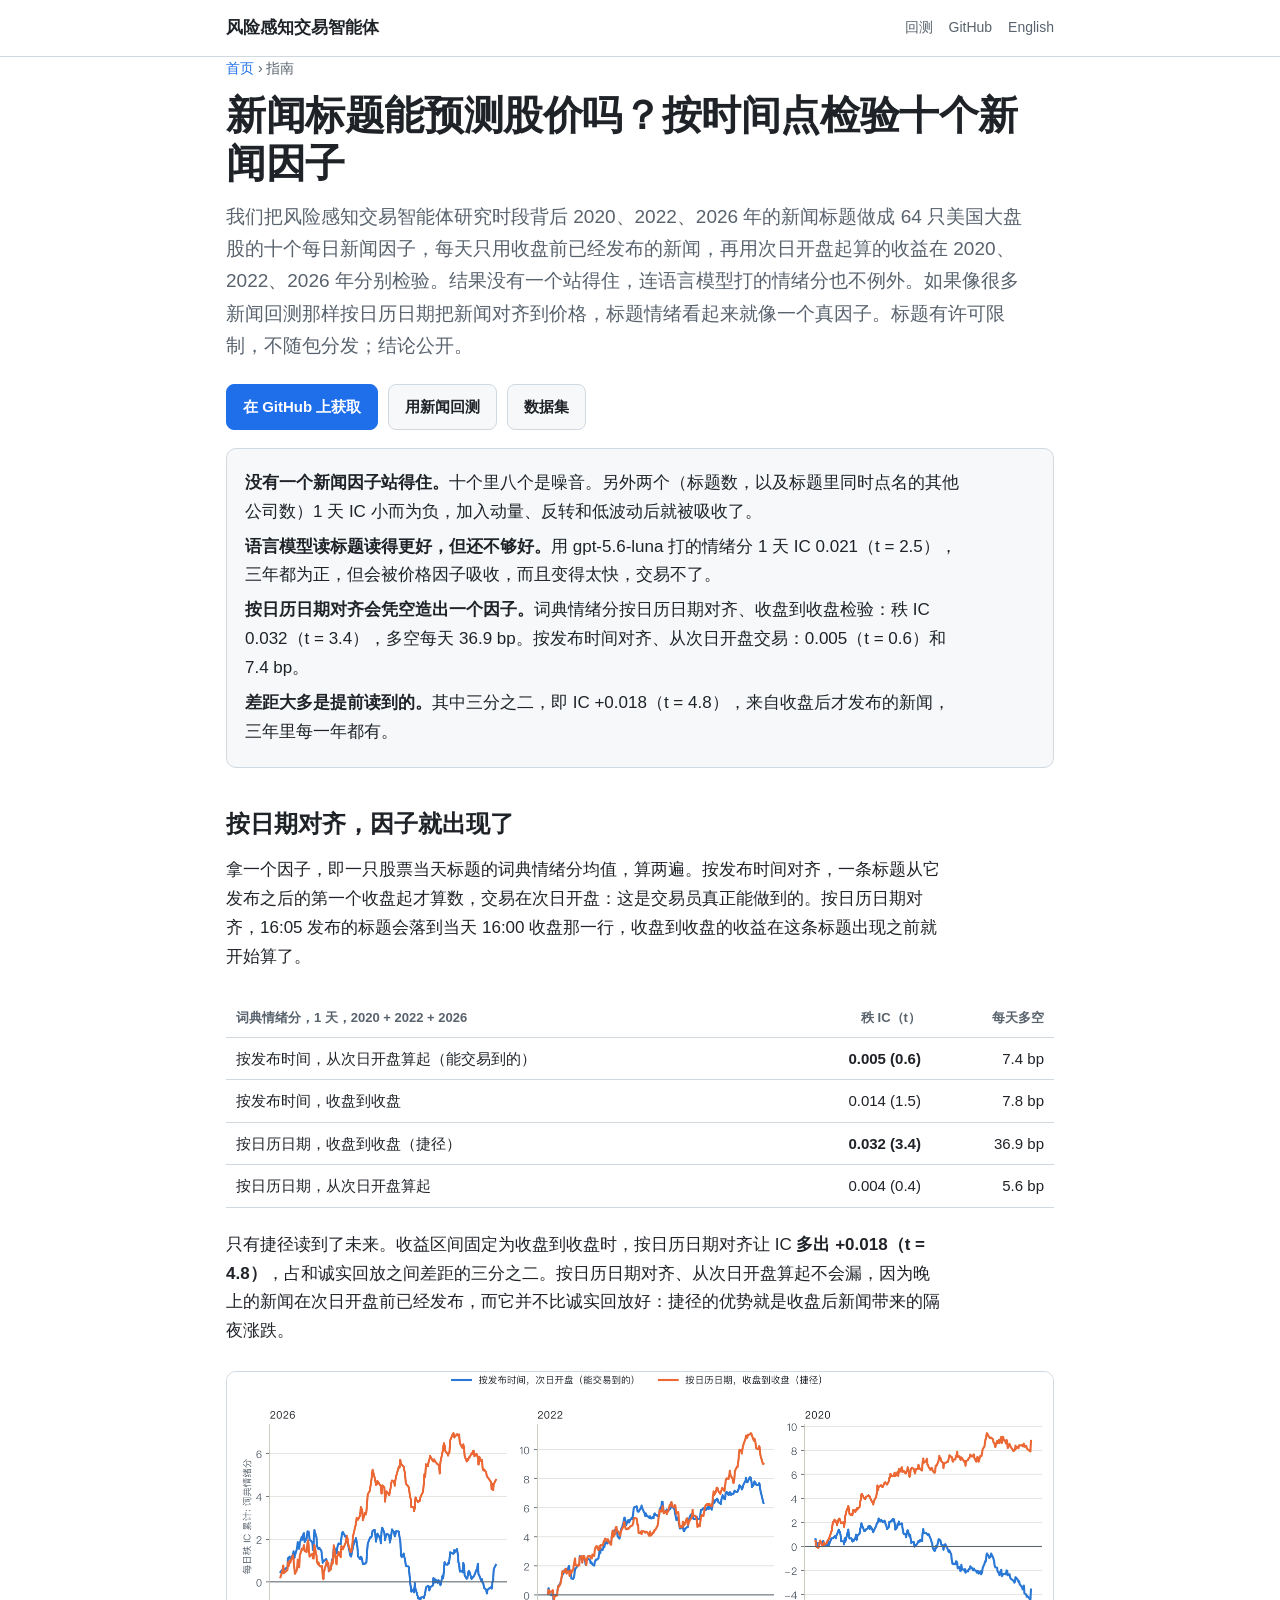
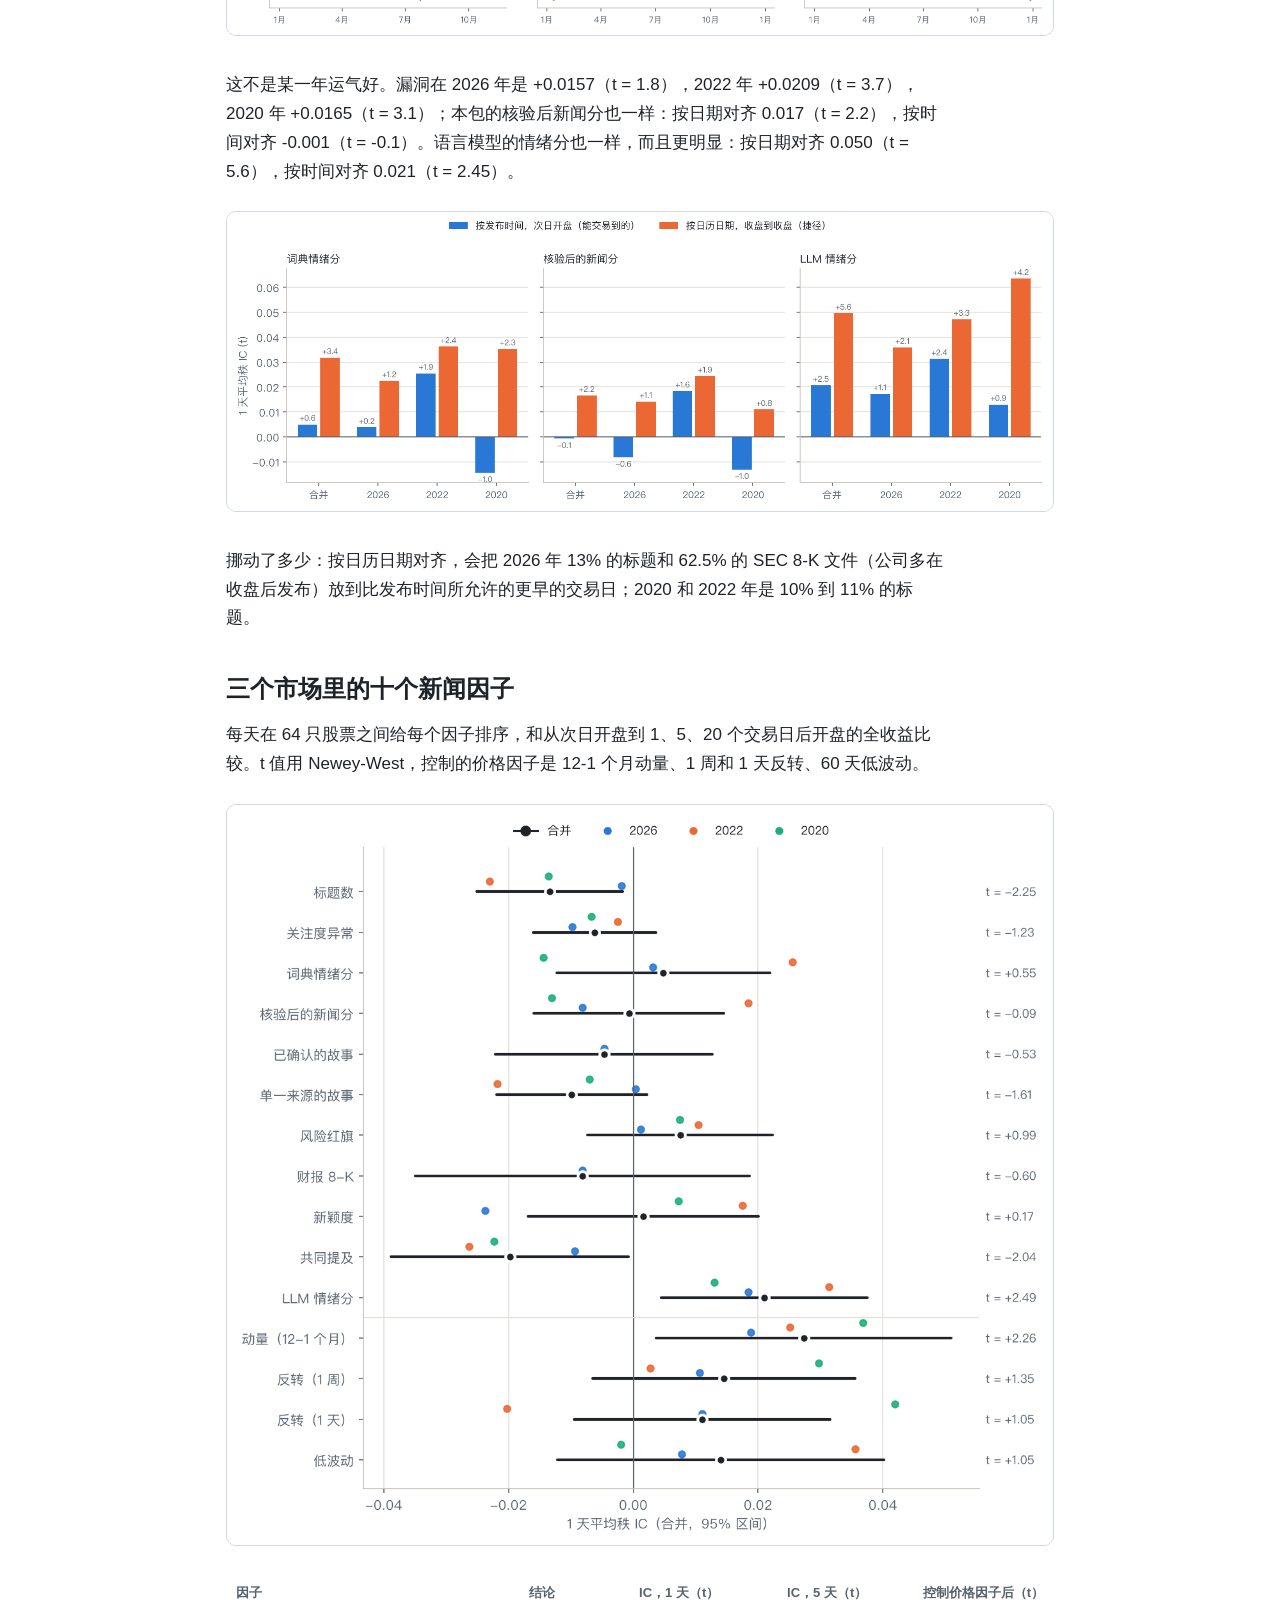
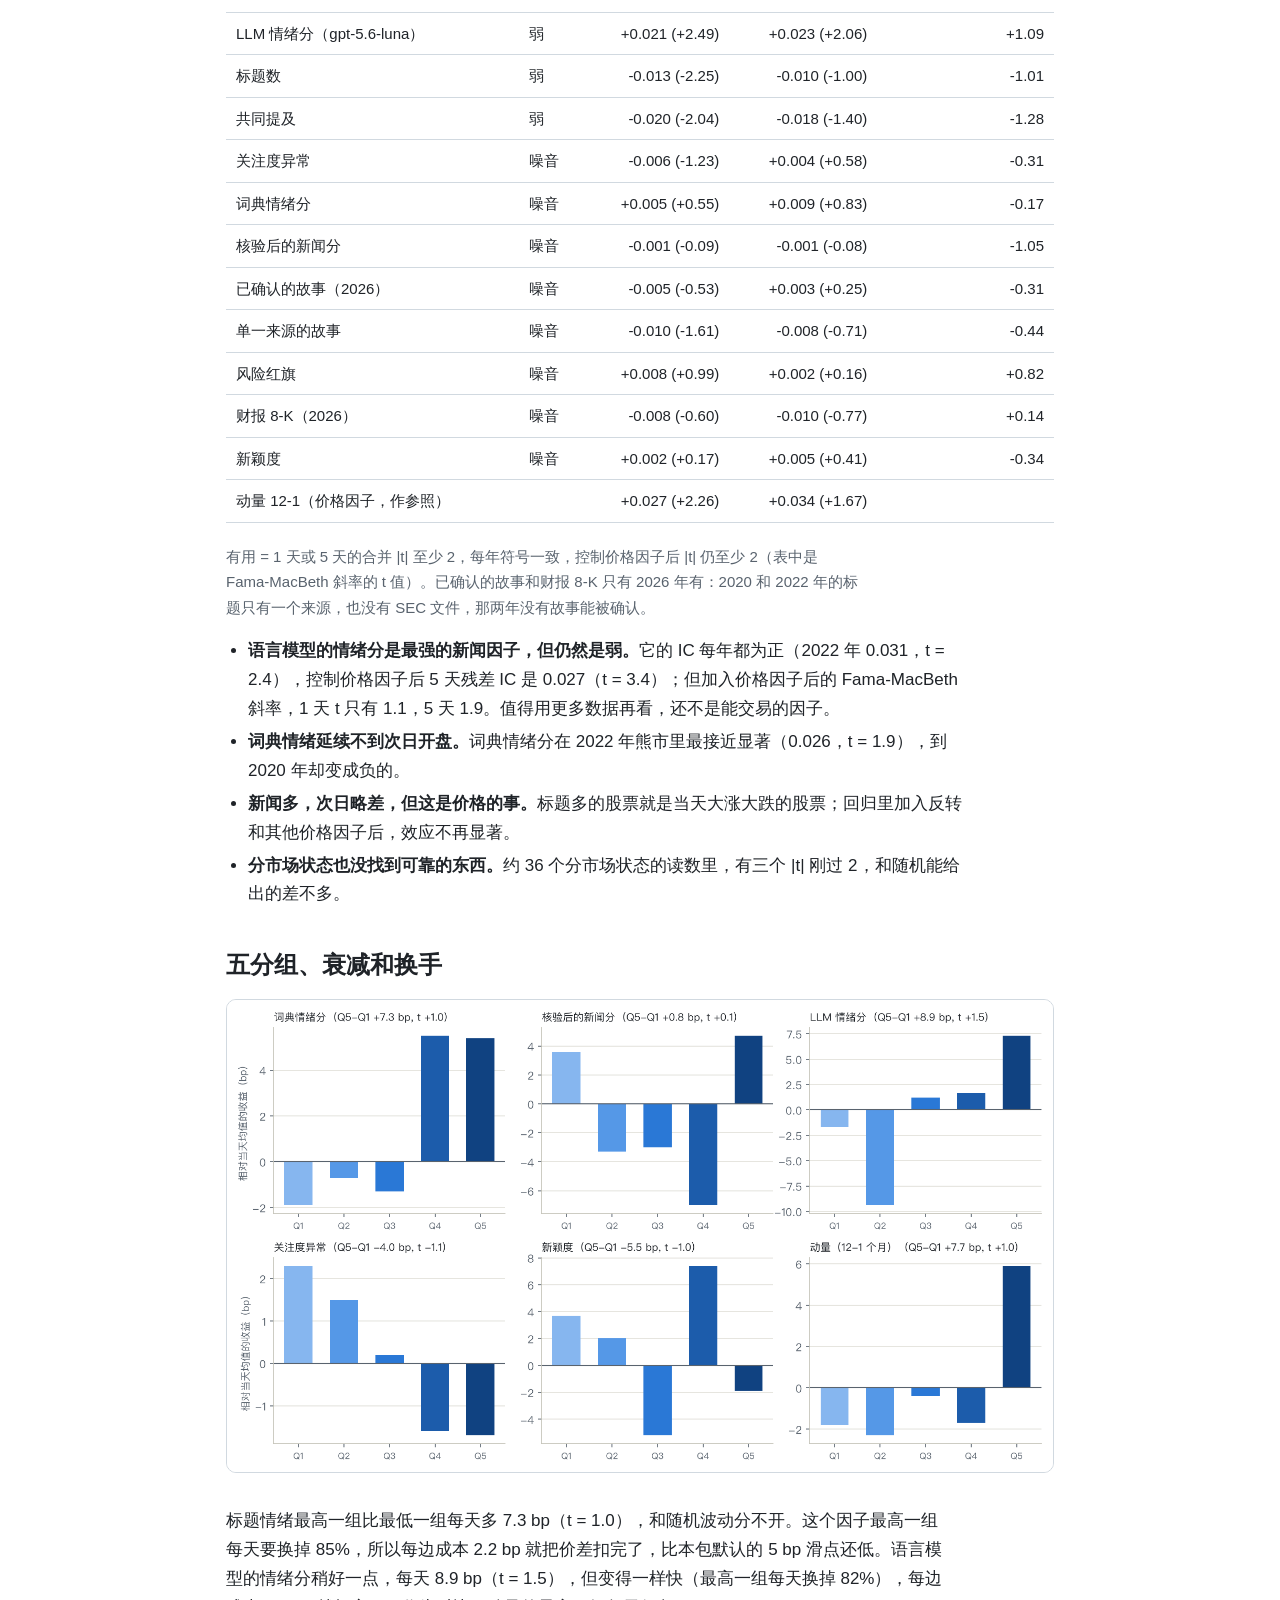
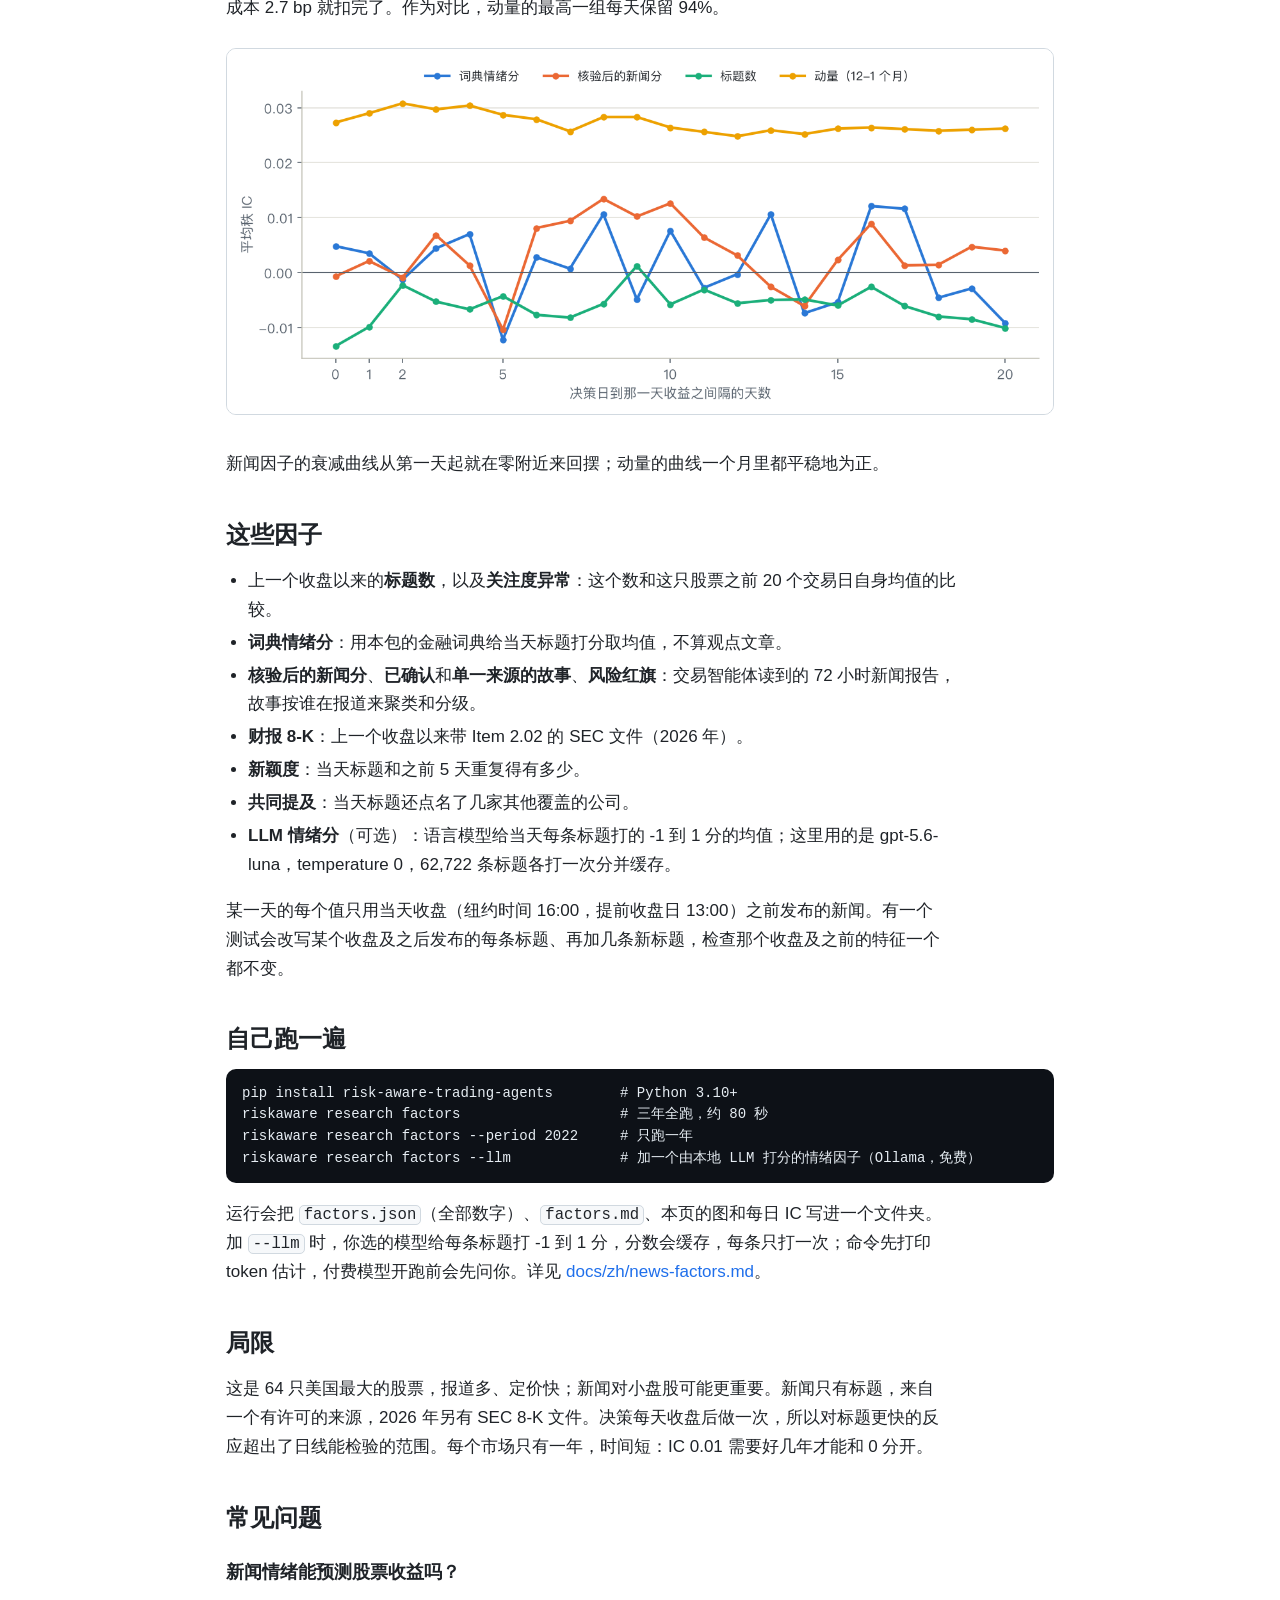
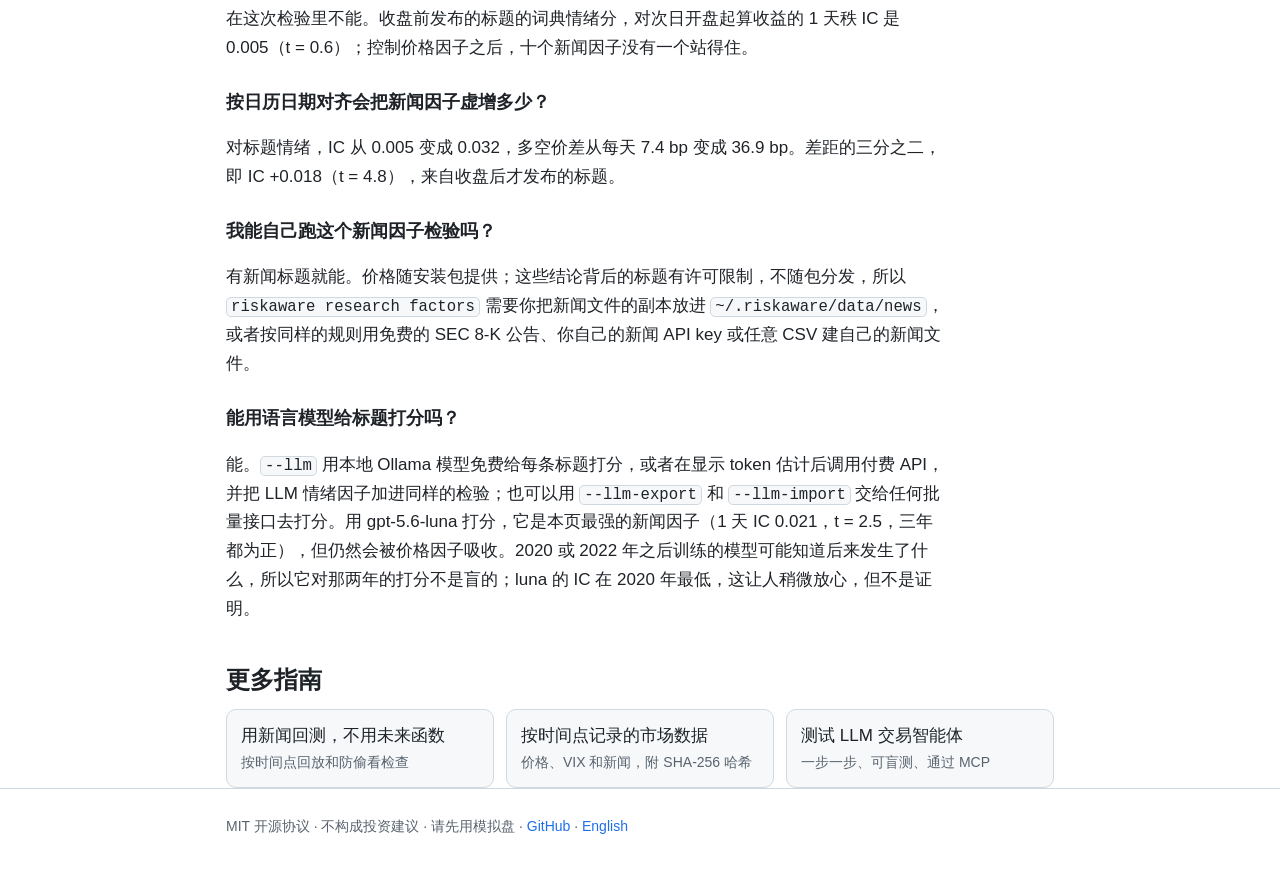
<file: site/zh/news-factors.html>
<!doctype html>
<html lang="zh-CN">
<head>
<meta charset="utf-8">
<meta name="viewport" content="width=device-width, initial-scale=1">
<title>新闻标题能预测股价吗？按时间点检验十个新闻因子 · 风险感知交易智能体</title>
<meta name="description" content="用 64 只美国大盘股在 2020、2022、2026 年的新闻标题做了十个新闻因子（情绪、关注度、新颖度、风险红旗、财报 8-K 等），按发布时间回放新闻来检验。没有一个站得住，连语言模型打的情绪分也不例外；按日历日期对齐新闻，标题情绪看起来就像 t = 3.4 的因子。免费开源。">
<link rel="canonical" href="https://jackson-cmd.github.io/risk-aware-trading-agents/zh/news-factors.html">
<link rel="alternate" hreflang="en" href="https://jackson-cmd.github.io/risk-aware-trading-agents/news-factors.html">
<link rel="alternate" hreflang="zh-Hans" href="https://jackson-cmd.github.io/risk-aware-trading-agents/zh/news-factors.html">
<link rel="alternate" hreflang="x-default" href="https://jackson-cmd.github.io/risk-aware-trading-agents/news-factors.html">
<meta property="og:type" content="article">
<meta property="og:url" content="https://jackson-cmd.github.io/risk-aware-trading-agents/zh/news-factors.html">
<meta property="og:title" content="新闻标题能预测股价吗？按时间点检验十个新闻因子">
<meta property="og:description" content="按发布时间回放新闻，十个标题因子没有一个站得住。按日历日期对齐，标题情绪就像一个真因子：秩 IC 0.032（t = 3.4），而诚实回放只有 0.005（t = 0.6）。">
<meta property="og:image" content="https://jackson-cmd.github.io/risk-aware-trading-agents/assets/news_factors_cumulative_zh.png">
<meta name="twitter:card" content="summary_large_image">
<link rel="stylesheet" href="../assets/guide.css">
<script type="application/ld+json">{"@context":"https://schema.org","@type":"TechArticle","headline":"新闻标题能预测股价吗？按时间点检验十个新闻因子","description":"用按时间点回放的新闻，在 2020、2022、2026 年检验 64 只美国大盘股的十个标题因子：秩 IC、五分组、衰减、价格因子对照，以及按日历日期和按发布时间对齐新闻的对比。","inLanguage":"zh-CN","datePublished":"2026-11-13","dateModified":"2026-11-13","url":"https://jackson-cmd.github.io/risk-aware-trading-agents/zh/news-factors.html","image":"https://jackson-cmd.github.io/risk-aware-trading-agents/assets/news_factors_cumulative_zh.png","author":{"@type":"Organization","name":"Risk-Aware Trading Agents contributors","url":"https://github.com/jackson-cmd/risk-aware-trading-agents"},"about":["新闻情绪因子","信息系数","未来函数","按时间点的数据","因子投资","新闻回测"],"isPartOf":{"@type":"WebSite","name":"风险感知交易智能体","url":"https://jackson-cmd.github.io/risk-aware-trading-agents/"}}</script>
<script type="application/ld+json">{"@context":"https://schema.org","@type":"FAQPage","mainEntity":[{"@type":"Question","name":"新闻情绪能预测股票收益吗？","acceptedAnswer":{"@type":"Answer","text":"在这次检验里不能。2020、2022、2026 年的 64 只美国大盘股，收盘前发布的标题的词典情绪分，对次日开盘起算收益的 1 天秩 IC 只有 0.005（t = 0.6）；控制动量、反转和低波动之后，十个新闻因子没有一个站得住。"}},{"@type":"Question","name":"按日历日期对齐会把新闻因子虚增多少？","acceptedAnswer":{"@type":"Answer","text":"按日历日期对齐、用收盘到收盘的收益检验，同一个情绪因子的秩 IC 是 0.032（t = 3.4），多空价差每天 36.9 bp；按发布时间回放只有 0.005 和 7.4 bp。差距的三分之二，即 IC +0.018（t = 4.8），来自收盘后才发布、却被日历日期对齐提前读到的标题。"}},{"@type":"Question","name":"我能自己跑这个新闻因子检验吗？","acceptedAnswer":{"@type":"Answer","text":"有新闻标题就能。用 pip install risk-aware-trading-agents 安装开源包，再运行 riskaware research factors。价格随安装包提供；这些结论背后的标题有许可限制，不随包分发，所以需要你自己的新闻文件副本（放进 ~/.riskaware/data/news），或者按同样的规则自己建的新闻文件。运行结果的全部数字、报告和图都写进一个文件夹。"}},{"@type":"Question","name":"能用语言模型给标题打分吗？","acceptedAnswer":{"@type":"Answer","text":"能：riskaware research factors --llm 用本地或付费模型给每条标题打 -1 到 1 分，也可以交给任何批量接口，每个分数都会缓存，并把 LLM 情绪因子加进同样的检验。用 gpt-5.6-luna 打分，它是这里最强的新闻因子，1 天秩 IC 0.021（t = 2.5），三年都为正，但会被动量、反转和低波动吸收。"}}]}</script>
<script type="application/ld+json">{"@context":"https://schema.org","@type":"BreadcrumbList","itemListElement":[{"@type":"ListItem","position":1,"name":"首页","item":"https://jackson-cmd.github.io/risk-aware-trading-agents/zh/"},{"@type":"ListItem","position":2,"name":"新闻因子","item":"https://jackson-cmd.github.io/risk-aware-trading-agents/zh/news-factors.html"}]}</script>
</head>
<body>
<header><div class="wrap">
  <a class="brand" href="../?lang=zh">风险感知交易智能体</a>
  <nav>
    <a href="../?lang=zh#backtest">回测</a>
    <a href="https://github.com/jackson-cmd/risk-aware-trading-agents/blob/main/README_zh.md">GitHub</a>
    <a href="../news-factors.html" hreflang="en" lang="en">English</a>
  </nav>
</div></header>

<main class="wrap">
<p class="crumbs"><a href="../?lang=zh">首页</a> › 指南</p>
<h1>新闻标题能预测股价吗？按时间点检验十个新闻因子</h1>
<p class="lead">我们把风险感知交易智能体研究时段背后 2020、2022、2026 年的新闻标题做成 64 只美国大盘股的十个每日新闻因子，每天只用收盘前已经发布的新闻，再用次日开盘起算的收益在 2020、2022、2026 年分别检验。结果没有一个站得住，连语言模型打的情绪分也不例外。如果像很多新闻回测那样按日历日期把新闻对齐到价格，标题情绪看起来就像一个真因子。标题有许可限制，不随包分发；结论公开。</p>
<div class="cta">
  <a class="btn primary" href="https://github.com/jackson-cmd/risk-aware-trading-agents">在 GitHub 上获取</a>
  <a class="btn" href="news-backtesting.html">用新闻回测</a>
  <a class="btn" href="point-in-time-market-data.html">数据集</a>
</div>

<div class="box">
  <p><b>没有一个新闻因子站得住。</b>十个里八个是噪音。另外两个（标题数，以及标题里同时点名的其他公司数）1 天 IC 小而为负，加入动量、反转和低波动后就被吸收了。</p>
  <p><b>语言模型读标题读得更好，但还不够好。</b>用 gpt-5.6-luna 打的情绪分 1 天 IC 0.021（t = 2.5），三年都为正，但会被价格因子吸收，而且变得太快，交易不了。</p>
  <p><b>按日历日期对齐会凭空造出一个因子。</b>词典情绪分按日历日期对齐、收盘到收盘检验：秩 IC 0.032（t = 3.4），多空每天 36.9 bp。按发布时间对齐、从次日开盘交易：0.005（t = 0.6）和 7.4 bp。</p>
  <p><b>差距大多是提前读到的。</b>其中三分之二，即 IC +0.018（t = 4.8），来自收盘后才发布的新闻，三年里每一年都有。</p>
</div>

<h2>按日期对齐，因子就出现了</h2>
<p>拿一个因子，即一只股票当天标题的词典情绪分均值，算两遍。按发布时间对齐，一条标题从它发布之后的第一个收盘起才算数，交易在次日开盘：这是交易员真正能做到的。按日历日期对齐，16:05 发布的标题会落到当天 16:00 收盘那一行，收盘到收盘的收益在这条标题出现之前就开始算了。</p>
<div class="table-wrap"><table>
  <tr><th>词典情绪分，1 天，2020 + 2022 + 2026</th><th class="num">秩 IC（t）</th><th class="num">每天多空</th></tr>
  <tr><td>按发布时间，从次日开盘算起（能交易到的）</td><td class="num"><b>0.005 (0.6)</b></td><td class="num">7.4 bp</td></tr>
  <tr><td>按发布时间，收盘到收盘</td><td class="num">0.014 (1.5)</td><td class="num">7.8 bp</td></tr>
  <tr><td>按日历日期，收盘到收盘（捷径）</td><td class="num"><b>0.032 (3.4)</b></td><td class="num">36.9 bp</td></tr>
  <tr><td>按日历日期，从次日开盘算起</td><td class="num">0.004 (0.4)</td><td class="num">5.6 bp</td></tr>
</table></div>
<p>只有捷径读到了未来。收益区间固定为收盘到收盘时，按日历日期对齐让 IC <b>多出 +0.018（t = 4.8）</b>，占和诚实回放之间差距的三分之二。按日历日期对齐、从次日开盘算起不会漏，因为晚上的新闻在次日开盘前已经发布，而它并不比诚实回放好：捷径的优势就是收盘后新闻带来的隔夜涨跌。</p>
<img class="chart" src="../assets/news_factors_cumulative_zh.png" alt="2026、2022、2020 年标题情绪的每日秩 IC 累计：按日历日期对齐一路上升，按发布时间对齐在 2026 年停在零附近、在 2020 年下跌" loading="lazy">
<p>这不是某一年运气好。漏洞在 2026 年是 +0.0157（t = 1.8），2022 年 +0.0209（t = 3.7），2020 年 +0.0165（t = 3.1）；本包的核验后新闻分也一样：按日期对齐 0.017（t = 2.2），按时间对齐 -0.001（t = -0.1）。语言模型的情绪分也一样，而且更明显：按日期对齐 0.050（t = 5.6），按时间对齐 0.021（t = 2.45）。</p>
<img class="chart" src="../assets/news_factors_alignment_zh.png" alt="词典情绪分、核验后新闻分和 LLM 情绪分在两种对齐方式下的 1 天平均秩 IC，合并和分年份" loading="lazy">
<p>挪动了多少：按日历日期对齐，会把 2026 年 13% 的标题和 62.5% 的 SEC 8-K 文件（公司多在收盘后发布）放到比发布时间所允许的更早的交易日；2020 和 2022 年是 10% 到 11% 的标题。</p>

<h2>三个市场里的十个新闻因子</h2>
<p>每天在 64 只股票之间给每个因子排序，和从次日开盘到 1、5、20 个交易日后开盘的全收益比较。t 值用 Newey-West，控制的价格因子是 12-1 个月动量、1 周和 1 天反转、60 天低波动。</p>
<img class="chart" src="../assets/news_factors_ic_zh.png" alt="十一个新闻因子和四个价格因子的 1 天平均秩 IC，合并值带 95% 区间，并分年份" loading="lazy">
<div class="table-wrap"><table>
  <tr><th>因子</th><th>结论</th><th class="num">IC，1 天（t）</th><th class="num">IC，5 天（t）</th><th class="num">控制价格因子后（t）</th></tr>
  <tr><td>LLM 情绪分（gpt-5.6-luna）</td><td>弱</td><td class="num">+0.021 (+2.49)</td><td class="num">+0.023 (+2.06)</td><td class="num">+1.09</td></tr>
  <tr><td>标题数</td><td>弱</td><td class="num">-0.013 (-2.25)</td><td class="num">-0.010 (-1.00)</td><td class="num">-1.01</td></tr>
  <tr><td>共同提及</td><td>弱</td><td class="num">-0.020 (-2.04)</td><td class="num">-0.018 (-1.40)</td><td class="num">-1.28</td></tr>
  <tr><td>关注度异常</td><td>噪音</td><td class="num">-0.006 (-1.23)</td><td class="num">+0.004 (+0.58)</td><td class="num">-0.31</td></tr>
  <tr><td>词典情绪分</td><td>噪音</td><td class="num">+0.005 (+0.55)</td><td class="num">+0.009 (+0.83)</td><td class="num">-0.17</td></tr>
  <tr><td>核验后的新闻分</td><td>噪音</td><td class="num">-0.001 (-0.09)</td><td class="num">-0.001 (-0.08)</td><td class="num">-1.05</td></tr>
  <tr><td>已确认的故事（2026）</td><td>噪音</td><td class="num">-0.005 (-0.53)</td><td class="num">+0.003 (+0.25)</td><td class="num">-0.31</td></tr>
  <tr><td>单一来源的故事</td><td>噪音</td><td class="num">-0.010 (-1.61)</td><td class="num">-0.008 (-0.71)</td><td class="num">-0.44</td></tr>
  <tr><td>风险红旗</td><td>噪音</td><td class="num">+0.008 (+0.99)</td><td class="num">+0.002 (+0.16)</td><td class="num">+0.82</td></tr>
  <tr><td>财报 8-K（2026）</td><td>噪音</td><td class="num">-0.008 (-0.60)</td><td class="num">-0.010 (-0.77)</td><td class="num">+0.14</td></tr>
  <tr><td>新颖度</td><td>噪音</td><td class="num">+0.002 (+0.17)</td><td class="num">+0.005 (+0.41)</td><td class="num">-0.34</td></tr>
  <tr><td>动量 12-1（价格因子，作参照）</td><td></td><td class="num">+0.027 (+2.26)</td><td class="num">+0.034 (+1.67)</td><td class="num"></td></tr>
</table></div>
<p class="note">有用 = 1 天或 5 天的合并 |t| 至少 2，每年符号一致，控制价格因子后 |t| 仍至少 2（表中是 Fama-MacBeth 斜率的 t 值）。已确认的故事和财报 8-K 只有 2026 年有：2020 和 2022 年的标题只有一个来源，也没有 SEC 文件，那两年没有故事能被确认。</p>
<ul>
  <li><b>语言模型的情绪分是最强的新闻因子，但仍然是弱。</b>它的 IC 每年都为正（2022 年 0.031，t = 2.4），控制价格因子后 5 天残差 IC 是 0.027（t = 3.4）；但加入价格因子后的 Fama-MacBeth 斜率，1 天 t 只有 1.1，5 天 1.9。值得用更多数据再看，还不是能交易的因子。</li>
  <li><b>词典情绪延续不到次日开盘。</b>词典情绪分在 2022 年熊市里最接近显著（0.026，t = 1.9），到 2020 年却变成负的。</li>
  <li><b>新闻多，次日略差，但这是价格的事。</b>标题多的股票就是当天大涨大跌的股票；回归里加入反转和其他价格因子后，效应不再显著。</li>
  <li><b>分市场状态也没找到可靠的东西。</b>约 36 个分市场状态的读数里，有三个 |t| 刚过 2，和随机能给出的差不多。</li>
</ul>

<h2>五分组、衰减和换手</h2>
<img class="chart" src="../assets/news_factors_groups_zh.png" alt="六个因子各五分组的次日收益，相对当天均值" loading="lazy">
<p>标题情绪最高一组比最低一组每天多 7.3 bp（t = 1.0），和随机波动分不开。这个因子最高一组每天要换掉 85%，所以每边成本 2.2 bp 就把价差扣完了，比本包默认的 5 bp 滑点还低。语言模型的情绪分稍好一点，每天 8.9 bp（t = 1.5），但变得一样快（最高一组每天换掉 82%），每边成本 2.7 bp 就扣完了。作为对比，动量的最高一组每天保留 94%。</p>
<img class="chart" src="../assets/news_factors_decay_zh.png" alt="决策后第 k 天那一天收益的秩 IC：标题情绪、核验后新闻分、标题数和动量" loading="lazy">
<p>新闻因子的衰减曲线从第一天起就在零附近来回摆；动量的曲线一个月里都平稳地为正。</p>

<h2>这些因子</h2>
<ul>
  <li>上一个收盘以来的<b>标题数</b>，以及<b>关注度异常</b>：这个数和这只股票之前 20 个交易日自身均值的比较。</li>
  <li><b>词典情绪分</b>：用本包的金融词典给当天标题打分取均值，不算观点文章。</li>
  <li><b>核验后的新闻分</b>、<b>已确认</b>和<b>单一来源的故事</b>、<b>风险红旗</b>：交易智能体读到的 72 小时新闻报告，故事按谁在报道来聚类和分级。</li>
  <li><b>财报 8-K</b>：上一个收盘以来带 Item 2.02 的 SEC 文件（2026 年）。</li>
  <li><b>新颖度</b>：当天标题和之前 5 天重复得有多少。</li>
  <li><b>共同提及</b>：当天标题还点名了几家其他覆盖的公司。</li>
  <li><b>LLM 情绪分</b>（可选）：语言模型给当天每条标题打的 -1 到 1 分的均值；这里用的是 gpt-5.6-luna，temperature 0，62,722 条标题各打一次分并缓存。</li>
</ul>
<p>某一天的每个值只用当天收盘（纽约时间 16:00，提前收盘日 13:00）之前发布的新闻。有一个测试会改写某个收盘及之后发布的每条标题、再加几条新标题，检查那个收盘及之前的特征一个都不变。</p>

<h2>自己跑一遍</h2>
<pre>pip install risk-aware-trading-agents        # Python 3.10+
riskaware research factors                   # 三年全跑，约 80 秒
riskaware research factors --period 2022     # 只跑一年
riskaware research factors --llm             # 加一个由本地 LLM 打分的情绪因子（Ollama，免费）</pre>
<p>运行会把 <code>factors.json</code>（全部数字）、<code>factors.md</code>、本页的图和每日 IC 写进一个文件夹。加 <code>--llm</code> 时，你选的模型给每条标题打 -1 到 1 分，分数会缓存，每条只打一次；命令先打印 token 估计，付费模型开跑前会先问你。详见 <a href="https://github.com/jackson-cmd/risk-aware-trading-agents/blob/main/docs/zh/news-factors.md">docs/zh/news-factors.md</a>。</p>

<h2>局限</h2>
<p>这是 64 只美国最大的股票，报道多、定价快；新闻对小盘股可能更重要。新闻只有标题，来自一个有许可的来源，2026 年另有 SEC 8-K 文件。决策每天收盘后做一次，所以对标题更快的反应超出了日线能检验的范围。每个市场只有一年，时间短：IC 0.01 需要好几年才能和 0 分开。</p>

<h2>常见问题</h2>
<h3>新闻情绪能预测股票收益吗？</h3>
<p>在这次检验里不能。收盘前发布的标题的词典情绪分，对次日开盘起算收益的 1 天秩 IC 是 0.005（t = 0.6）；控制价格因子之后，十个新闻因子没有一个站得住。</p>
<h3>按日历日期对齐会把新闻因子虚增多少？</h3>
<p>对标题情绪，IC 从 0.005 变成 0.032，多空价差从每天 7.4 bp 变成 36.9 bp。差距的三分之二，即 IC +0.018（t = 4.8），来自收盘后才发布的标题。</p>
<h3>我能自己跑这个新闻因子检验吗？</h3>
<p>有新闻标题就能。价格随安装包提供；这些结论背后的标题有许可限制，不随包分发，所以 <code>riskaware research factors</code> 需要你把新闻文件的副本放进 <code>~/.riskaware/data/news</code>，或者按同样的规则用免费的 SEC 8-K 公告、你自己的新闻 API key 或任意 CSV 建自己的新闻文件。</p>
<h3>能用语言模型给标题打分吗？</h3>
<p>能。<code>--llm</code> 用本地 Ollama 模型免费给每条标题打分，或者在显示 token 估计后调用付费 API，并把 LLM 情绪因子加进同样的检验；也可以用 <code>--llm-export</code> 和 <code>--llm-import</code> 交给任何批量接口去打分。用 gpt-5.6-luna 打分，它是本页最强的新闻因子（1 天 IC 0.021，t = 2.5，三年都为正），但仍然会被价格因子吸收。2020 或 2022 年之后训练的模型可能知道后来发生了什么，所以它对那两年的打分不是盲的；luna 的 IC 在 2020 年最低，这让人稍微放心，但不是证明。</p>

<h2>更多指南</h2>
<div class="more">
  <a href="news-backtesting.html">用新闻回测，不用未来函数<span>按时间点回放和防偷看检查</span></a>
  <a href="point-in-time-market-data.html">按时间点记录的市场数据<span>价格、VIX 和新闻，附 SHA-256 哈希</span></a>
  <a href="llm-trading-agents.html">测试 LLM 交易智能体<span>一步一步、可盲测、通过 MCP</span></a>
</div>
</main>

<footer><div class="wrap">MIT 开源协议 · 不构成投资建议 · 请先用模拟盘 · <a href="https://github.com/jackson-cmd/risk-aware-trading-agents">GitHub</a> · <a href="../news-factors.html" hreflang="en">English</a></div></footer>
</body>
</html>
</file>
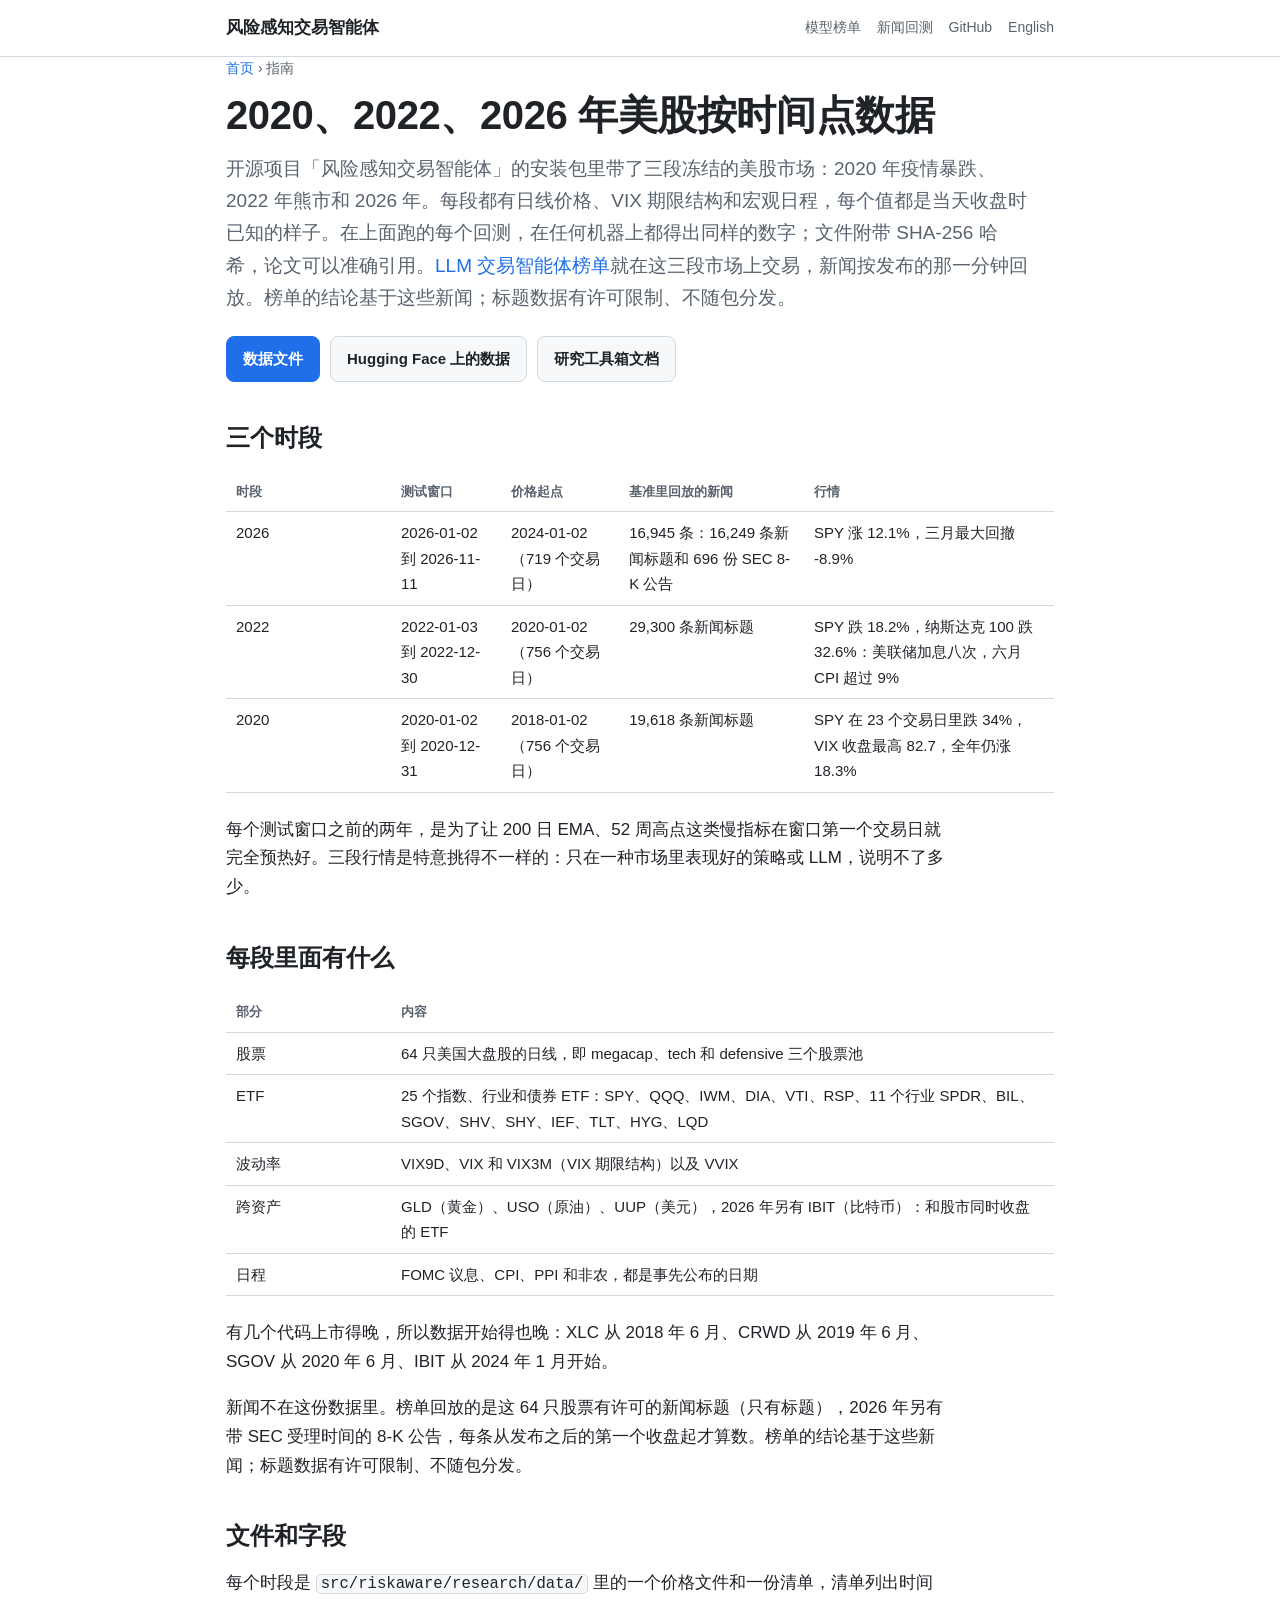
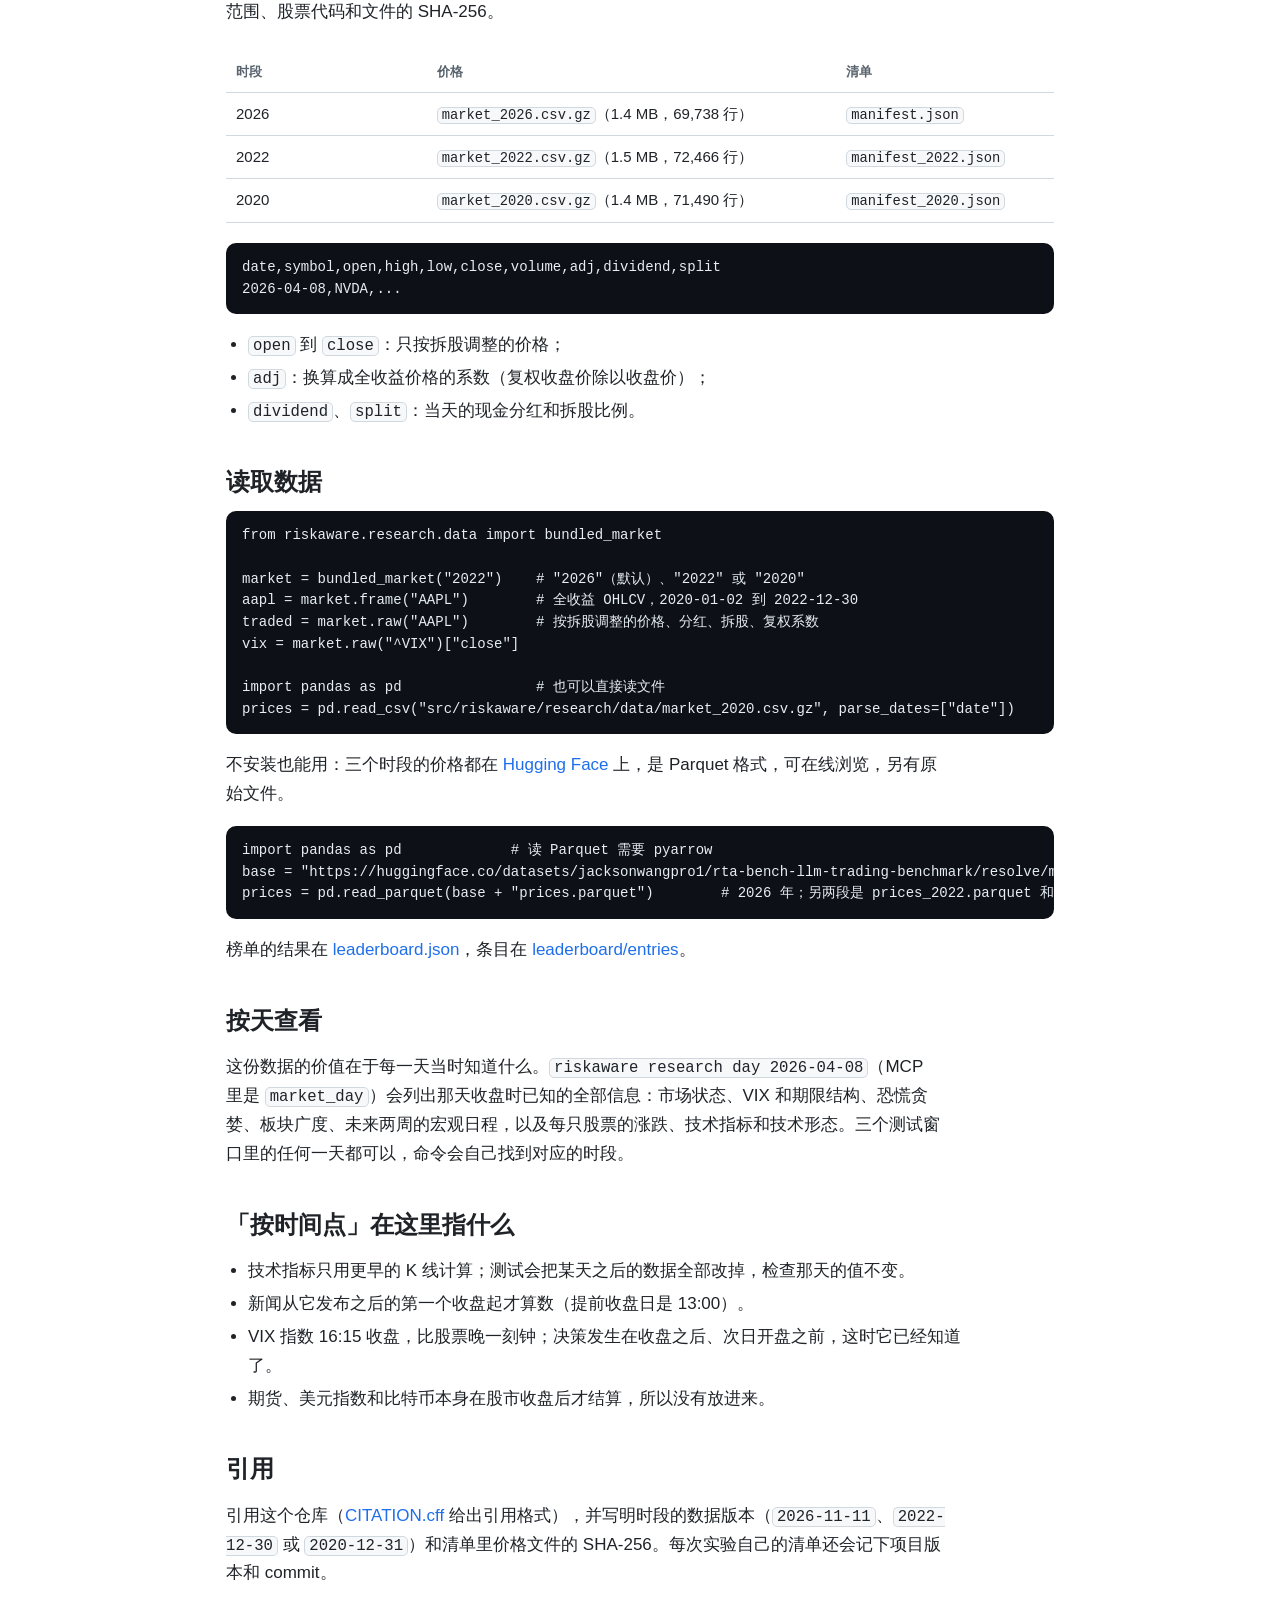
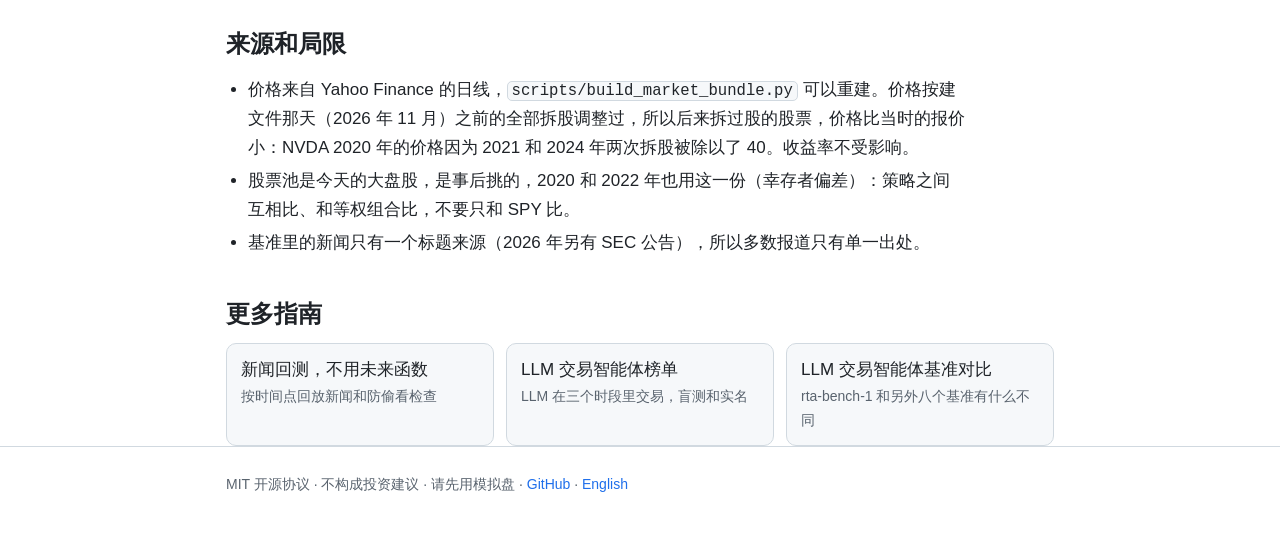
<file: site/zh/point-in-time-market-data.html>
<!doctype html>
<html lang="zh-CN">
<head>
<meta charset="utf-8">
<meta name="viewport" content="width=device-width, initial-scale=1">
<title>2020、2022、2026 年美股按时间点数据：价格、VIX 和宏观日程，免费 · 风险感知交易智能体</title>
<meta name="description" content="免费、按时间点记录的三段美股数据，用于可复现的回测和 LLM 交易智能体：2020 年疫情暴跌、2022 年熊市和 2026 年。64 只大盘股和 25 个 ETF 的日线、VIX 期限结构和宏观日程，附 SHA-256 哈希，GitHub 和 Hugging Face 上都有。">
<link rel="canonical" href="https://jackson-cmd.github.io/risk-aware-trading-agents/zh/point-in-time-market-data.html">
<link rel="alternate" hreflang="en" href="https://jackson-cmd.github.io/risk-aware-trading-agents/point-in-time-market-data.html">
<link rel="alternate" hreflang="zh-Hans" href="https://jackson-cmd.github.io/risk-aware-trading-agents/zh/point-in-time-market-data.html">
<link rel="alternate" hreflang="x-default" href="https://jackson-cmd.github.io/risk-aware-trading-agents/point-in-time-market-data.html">
<meta property="og:type" content="article">
<meta property="og:url" content="https://jackson-cmd.github.io/risk-aware-trading-agents/zh/point-in-time-market-data.html">
<meta property="og:title" content="2020、2022、2026 年美股按时间点数据：价格、VIX 和宏观日程">
<meta property="og:description" content="2020 年暴跌、2022 年熊市和 2026 年的日线、VIX 期限结构和宏观日程，冻结保存并附 SHA-256 哈希，回测可以复现。">
<meta property="og:image" content="https://jackson-cmd.github.io/risk-aware-trading-agents/assets/dashboard_zh.jpg">
<meta name="twitter:card" content="summary_large_image">
<link rel="stylesheet" href="../assets/guide.css">
<script type="application/ld+json">{"@context":"https://schema.org","@type":"Dataset","name":"美股按时间点数据：2020、2022、2026 年","description":"冻结保存、按时间点记录的三段美股数据，用于可复现的回测和 LLM 交易智能体基准：2020 年疫情暴跌和反弹、2022 年加息熊市、2026 年至 11 月 11 日。每段都有测试窗口之前两年起的日线（64 只美国大盘股和 25 个 ETF，按拆股调整的价格、分红、拆股和全收益系数）、VIX 期限结构（VIX9D、VIX、VIX3M）和 VVIX，附 SHA-256 哈希。这是 rta-bench-1 LLM 交易智能体榜单的行情数据；榜单的结论基于按发布时间回放的新闻，标题数据有许可限制、不随包分发。","inLanguage":"zh-Hans","url":"https://jackson-cmd.github.io/risk-aware-trading-agents/zh/point-in-time-market-data.html","sameAs":["https://github.com/jackson-cmd/risk-aware-trading-agents/tree/main/src/riskaware/research/data","https://huggingface.co/datasets/jacksonwangpro1/rta-bench-llm-trading-benchmark"],"keywords":["按时间点数据","美股数据","按时间点的股价","未来函数","新闻回测","VIX 期限结构","2020 年暴跌","2022 年熊市","LLM 交易智能体基准"],"license":"https://opensource.org/licenses/MIT","isAccessibleForFree":true,"temporalCoverage":["2018-01-02/2022-12-30","2024-01-02/2026-11-11"],"creator":{"@type":"Organization","name":"Risk-Aware Trading Agents contributors","url":"https://github.com/jackson-cmd/risk-aware-trading-agents"},"distribution":[{"@type":"DataDownload","name":"2026 年价格","encodingFormat":"text/csv","contentUrl":"https://github.com/jackson-cmd/risk-aware-trading-agents/raw/main/src/riskaware/research/data/market_2026.csv.gz"},{"@type":"DataDownload","name":"2022 年价格","encodingFormat":"text/csv","contentUrl":"https://github.com/jackson-cmd/risk-aware-trading-agents/raw/main/src/riskaware/research/data/market_2022.csv.gz"},{"@type":"DataDownload","name":"2020 年价格","encodingFormat":"text/csv","contentUrl":"https://github.com/jackson-cmd/risk-aware-trading-agents/raw/main/src/riskaware/research/data/market_2020.csv.gz"},{"@type":"DataDownload","name":"2026 年价格（Hugging Face 上的 Parquet）","encodingFormat":"application/vnd.apache.parquet","contentUrl":"https://huggingface.co/datasets/jacksonwangpro1/rta-bench-llm-trading-benchmark/resolve/main/data/prices.parquet"},{"@type":"DataDownload","name":"2022 年价格（Hugging Face 上的 Parquet）","encodingFormat":"application/vnd.apache.parquet","contentUrl":"https://huggingface.co/datasets/jacksonwangpro1/rta-bench-llm-trading-benchmark/resolve/main/data/prices_2022.parquet"},{"@type":"DataDownload","name":"2020 年价格（Hugging Face 上的 Parquet）","encodingFormat":"application/vnd.apache.parquet","contentUrl":"https://huggingface.co/datasets/jacksonwangpro1/rta-bench-llm-trading-benchmark/resolve/main/data/prices_2020.parquet"}]}</script>
<script type="application/ld+json">{"@context":"https://schema.org","@type":"BreadcrumbList","itemListElement":[{"@type":"ListItem","position":1,"name":"首页","item":"https://jackson-cmd.github.io/risk-aware-trading-agents/zh/"},{"@type":"ListItem","position":2,"name":"按时间点的市场数据","item":"https://jackson-cmd.github.io/risk-aware-trading-agents/zh/point-in-time-market-data.html"}]}</script>
</head>
<body>
<header><div class="wrap">
  <a class="brand" href="index.html">风险感知交易智能体</a>
  <nav>
    <a href="leaderboard.html">模型榜单</a>
    <a href="news-backtesting.html">新闻回测</a>
    <a href="https://github.com/jackson-cmd/risk-aware-trading-agents/blob/main/README_zh.md">GitHub</a>
    <a href="../point-in-time-market-data.html" hreflang="en" lang="en">English</a>
  </nav>
</div></header>

<main class="wrap">
<p class="crumbs"><a href="index.html">首页</a> › 指南</p>
<h1>2020、2022、2026 年美股按时间点数据</h1>
<p class="lead">开源项目「风险感知交易智能体」的安装包里带了三段冻结的美股市场：2020 年疫情暴跌、2022 年熊市和 2026 年。每段都有日线价格、VIX 期限结构和宏观日程，每个值都是当天收盘时已知的样子。在上面跑的每个回测，在任何机器上都得出同样的数字；文件附带 SHA-256 哈希，论文可以准确引用。<a href="leaderboard.html">LLM 交易智能体榜单</a>就在这三段市场上交易，新闻按发布的那一分钟回放。榜单的结论基于这些新闻；标题数据有许可限制、不随包分发。</p>
<div class="cta">
  <a class="btn primary" href="https://github.com/jackson-cmd/risk-aware-trading-agents/tree/main/src/riskaware/research/data">数据文件</a>
  <a class="btn" href="https://huggingface.co/datasets/jacksonwangpro1/rta-bench-llm-trading-benchmark">Hugging Face 上的数据</a>
  <a class="btn" href="https://github.com/jackson-cmd/risk-aware-trading-agents/blob/main/docs/zh/research.md">研究工具箱文档</a>
</div>

<h2 id="periods">三个时段</h2>
<div class="table-wrap"><table>
  <tr><th>时段</th><th>测试窗口</th><th>价格起点</th><th>基准里回放的新闻</th><th>行情</th></tr>
  <tr><td>2026</td><td>2026-01-02 到 2026-11-11</td><td>2024-01-02（719 个交易日）</td><td>16,945 条：16,249 条新闻标题和 696 份 SEC 8-K 公告</td><td>SPY 涨 12.1%，三月最大回撤 -8.9%</td></tr>
  <tr><td>2022</td><td>2022-01-03 到 2022-12-30</td><td>2020-01-02（756 个交易日）</td><td>29,300 条新闻标题</td><td>SPY 跌 18.2%，纳斯达克 100 跌 32.6%：美联储加息八次，六月 CPI 超过 9%</td></tr>
  <tr><td>2020</td><td>2020-01-02 到 2020-12-31</td><td>2018-01-02（756 个交易日）</td><td>19,618 条新闻标题</td><td>SPY 在 23 个交易日里跌 34%，VIX 收盘最高 82.7，全年仍涨 18.3%</td></tr>
</table></div>
<p>每个测试窗口之前的两年，是为了让 200 日 EMA、52 周高点这类慢指标在窗口第一个交易日就完全预热好。三段行情是特意挑得不一样的：只在一种市场里表现好的策略或 LLM，说明不了多少。</p>

<h2>每段里面有什么</h2>
<div class="table-wrap"><table>
  <tr><th>部分</th><th>内容</th></tr>
  <tr><td>股票</td><td>64 只美国大盘股的日线，即 megacap、tech 和 defensive 三个股票池</td></tr>
  <tr><td>ETF</td><td>25 个指数、行业和债券 ETF：SPY、QQQ、IWM、DIA、VTI、RSP、11 个行业 SPDR、BIL、SGOV、SHV、SHY、IEF、TLT、HYG、LQD</td></tr>
  <tr><td>波动率</td><td>VIX9D、VIX 和 VIX3M（VIX 期限结构）以及 VVIX</td></tr>
  <tr><td>跨资产</td><td>GLD（黄金）、USO（原油）、UUP（美元），2026 年另有 IBIT（比特币）：和股市同时收盘的 ETF</td></tr>
  <tr><td>日程</td><td>FOMC 议息、CPI、PPI 和非农，都是事先公布的日期</td></tr>
</table></div>
<p>有几个代码上市得晚，所以数据开始得也晚：XLC 从 2018 年 6 月、CRWD 从 2019 年 6 月、SGOV 从 2020 年 6 月、IBIT 从 2024 年 1 月开始。</p>
<p>新闻不在这份数据里。榜单回放的是这 64 只股票有许可的新闻标题（只有标题），2026 年另有带 SEC 受理时间的 8-K 公告，每条从发布之后的第一个收盘起才算数。榜单的结论基于这些新闻；标题数据有许可限制、不随包分发。</p>

<h2>文件和字段</h2>
<p>每个时段是 <code>src/riskaware/research/data/</code> 里的一个价格文件和一份清单，清单列出时间范围、股票代码和文件的 SHA-256。</p>
<div class="table-wrap"><table>
  <tr><th>时段</th><th>价格</th><th>清单</th></tr>
  <tr><td>2026</td><td><code>market_2026.csv.gz</code>（1.4 MB，69,738 行）</td><td><code>manifest.json</code></td></tr>
  <tr><td>2022</td><td><code>market_2022.csv.gz</code>（1.5 MB，72,466 行）</td><td><code>manifest_2022.json</code></td></tr>
  <tr><td>2020</td><td><code>market_2020.csv.gz</code>（1.4 MB，71,490 行）</td><td><code>manifest_2020.json</code></td></tr>
</table></div>
<pre>date,symbol,open,high,low,close,volume,adj,dividend,split
2026-04-08,NVDA,...</pre>
<ul>
  <li><code>open</code> 到 <code>close</code>：只按拆股调整的价格；</li>
  <li><code>adj</code>：换算成全收益价格的系数（复权收盘价除以收盘价）；</li>
  <li><code>dividend</code>、<code>split</code>：当天的现金分红和拆股比例。</li>
</ul>

<h2>读取数据</h2>
<pre>from riskaware.research.data import bundled_market

market = bundled_market("2022")    # "2026"（默认）、"2022" 或 "2020"
aapl = market.frame("AAPL")        # 全收益 OHLCV，2020-01-02 到 2022-12-30
traded = market.raw("AAPL")        # 按拆股调整的价格、分红、拆股、复权系数
vix = market.raw("^VIX")["close"]

import pandas as pd                # 也可以直接读文件
prices = pd.read_csv("src/riskaware/research/data/market_2020.csv.gz", parse_dates=["date"])</pre>
<p>不安装也能用：三个时段的价格都在 <a href="https://huggingface.co/datasets/jacksonwangpro1/rta-bench-llm-trading-benchmark">Hugging Face</a> 上，是 Parquet 格式，可在线浏览，另有原始文件。</p>
<pre>import pandas as pd             # 读 Parquet 需要 pyarrow
base = "https://huggingface.co/datasets/jacksonwangpro1/rta-bench-llm-trading-benchmark/resolve/main/data/"
prices = pd.read_parquet(base + "prices.parquet")        # 2026 年；另两段是 prices_2022.parquet 和 prices_2020.parquet</pre>
<p>榜单的结果在 <a href="../assets/data/leaderboard.json">leaderboard.json</a>，条目在 <a href="https://github.com/jackson-cmd/risk-aware-trading-agents/tree/main/leaderboard/entries">leaderboard/entries</a>。</p>

<h2>按天查看</h2>
<p>这份数据的价值在于每一天当时知道什么。<code>riskaware research day 2026-04-08</code>（MCP 里是 <code>market_day</code>）会列出那天收盘时已知的全部信息：市场状态、VIX 和期限结构、恐慌贪婪、板块广度、未来两周的宏观日程，以及每只股票的涨跌、技术指标和技术形态。三个测试窗口里的任何一天都可以，命令会自己找到对应的时段。</p>

<h2>「按时间点」在这里指什么</h2>
<ul>
  <li>技术指标只用更早的 K 线计算；测试会把某天之后的数据全部改掉，检查那天的值不变。</li>
  <li>新闻从它发布之后的第一个收盘起才算数（提前收盘日是 13:00）。</li>
  <li>VIX 指数 16:15 收盘，比股票晚一刻钟；决策发生在收盘之后、次日开盘之前，这时它已经知道了。</li>
  <li>期货、美元指数和比特币本身在股市收盘后才结算，所以没有放进来。</li>
</ul>

<h2>引用</h2>
<p>引用这个仓库（<a href="https://github.com/jackson-cmd/risk-aware-trading-agents/blob/main/CITATION.cff">CITATION.cff</a> 给出引用格式），并写明时段的数据版本（<code>2026-11-11</code>、<code>2022-12-30</code> 或 <code>2020-12-31</code>）和清单里价格文件的 SHA-256。每次实验自己的清单还会记下项目版本和 commit。</p>

<h2>来源和局限</h2>
<ul>
  <li>价格来自 Yahoo Finance 的日线，<code>scripts/build_market_bundle.py</code> 可以重建。价格按建文件那天（2026 年 11 月）之前的全部拆股调整过，所以后来拆过股的股票，价格比当时的报价小：NVDA 2020 年的价格因为 2021 和 2024 年两次拆股被除以了 40。收益率不受影响。</li>
  <li>股票池是今天的大盘股，是事后挑的，2020 和 2022 年也用这一份（幸存者偏差）：策略之间互相比、和等权组合比，不要只和 SPY 比。</li>
  <li>基准里的新闻只有一个标题来源（2026 年另有 SEC 公告），所以多数报道只有单一出处。</li>
</ul>

<h2>更多指南</h2>
<div class="more">
  <a href="news-backtesting.html">新闻回测，不用未来函数<span>按时间点回放新闻和防偷看检查</span></a>
  <a href="leaderboard.html">LLM 交易智能体榜单<span>LLM 在三个时段里交易，盲测和实名</span></a>
  <a href="llm-trading-benchmarks.html">LLM 交易智能体基准对比<span>rta-bench-1 和另外八个基准有什么不同</span></a>
</div>
</main>

<footer><div class="wrap">MIT 开源协议 · 不构成投资建议 · 请先用模拟盘 · <a href="https://github.com/jackson-cmd/risk-aware-trading-agents">GitHub</a> · <a href="../point-in-time-market-data.html" hreflang="en">English</a></div></footer>
</body>
</html>
</file>
<file: site/assets/guide.css>
/* Guide pages: the home page's colors and type, no scripts. */
:root{--bg:#ffffff;--fg:#1f2328;--muted:#59636e;--card:#f6f8fa;--line:#d1d9e0;--accent:#1f6feb;--green:#1a7f37;--red:#cf222e;--code:#0d1117;--code-fg:#e6edf3}
@media (prefers-color-scheme: dark){:root:not([data-theme="light"]){--bg:#0d1117;--fg:#e6edf3;--muted:#9198a1;--card:#151b23;--line:#3d444d;--accent:#4493f8;--green:#3fb950;--red:#f85149;--code:#010409}}
:root[data-theme="dark"]{--bg:#0d1117;--fg:#e6edf3;--muted:#9198a1;--card:#151b23;--line:#3d444d;--accent:#4493f8;--green:#3fb950;--red:#f85149;--code:#010409}
*{box-sizing:border-box}
body{margin:0;background:var(--bg);color:var(--fg);font:17px/1.7 -apple-system,BlinkMacSystemFont,"Segoe UI","PingFang SC","Hiragino Sans GB","Microsoft YaHei",Helvetica,Arial,sans-serif}
a{color:var(--accent);text-decoration:none}a:hover{text-decoration:underline}
.wrap{max-width:860px;margin:0 auto;padding:0 16px}
header{border-bottom:1px solid var(--line)}
header .wrap{display:flex;align-items:center;justify-content:space-between;min-height:56px;gap:12px;flex-wrap:wrap}
.brand{font-weight:700;color:var(--fg)}
nav{display:flex;gap:16px;align-items:center;font-size:14px}
nav a{color:var(--muted)}
main{padding:28px 0 48px}
.crumbs{font-size:14px;color:var(--muted);margin:0 0 10px}
h1{font-size:clamp(28px,4.4vw,40px);line-height:1.2;margin:0 0 14px;letter-spacing:-.01em}
.lead{font-size:clamp(17px,2.2vw,19px);color:var(--muted);margin:0 0 22px}
h2{font-size:24px;line-height:1.3;margin:40px 0 10px}
h3{font-size:18px;margin:24px 0 6px}
p,li{max-width:76ch}
ul,ol{padding-left:22px}
li{margin:4px 0}
table{width:100%;border-collapse:collapse;font-size:15px;margin:10px 0 6px}
th,td{text-align:left;padding:8px 10px;border-bottom:1px solid var(--line);vertical-align:top}
th{color:var(--muted);font-weight:600;font-size:13px}
td.num,th.num{text-align:right;font-variant-numeric:tabular-nums;white-space:nowrap}
.table-wrap{overflow-x:auto}
.table-wrap td:first-child{min-width:11em}
pre{background:var(--code);color:var(--code-fg);border-radius:10px;padding:14px 16px;overflow-x:auto;font-size:14px;line-height:1.55}
code{font-family:ui-monospace,SFMono-Regular,Menlo,Consolas,monospace;font-size:.92em}
p code,li code,td code{background:var(--card);border:1px solid var(--line);border-radius:5px;padding:0 4px}
img.chart{width:100%;border-radius:10px;border:1px solid var(--line);background:#fff;margin:8px 0}
.note{font-size:15px;color:var(--muted)}
.box{background:var(--card);border:1px solid var(--line);border-radius:10px;padding:14px 18px;margin:18px 0}
.box p{margin:6px 0}
.cta{display:flex;gap:10px;flex-wrap:wrap;margin:18px 0 6px}
.btn{display:inline-block;padding:9px 16px;border-radius:8px;border:1px solid var(--line);color:var(--fg);background:var(--card);font-weight:600;font-size:15px}
.btn.primary{background:var(--accent);border-color:var(--accent);color:#fff}
.btn:hover{text-decoration:none;filter:brightness(1.05)}
.more{display:grid;grid-template-columns:repeat(auto-fit,minmax(220px,1fr));gap:12px;margin-top:14px}
.more a{display:block;border:1px solid var(--line);border-radius:10px;padding:12px 14px;background:var(--card);color:var(--fg)}
.more a span{display:block;font-size:14px;color:var(--muted)}
footer{padding:26px 0 44px;color:var(--muted);font-size:14px;border-top:1px solid var(--line)}
/* Leaderboard pages */
.wrap.wide{max-width:1080px}
.muted{color:var(--muted)}
.badge{display:inline-block;font-size:12px;font-weight:600;color:var(--green);border:1px solid var(--green);border-radius:6px;padding:0 6px;margin-left:4px;vertical-align:1px}
table.board th,table.board td{white-space:nowrap}
table.board td:first-child{white-space:normal;min-width:12em}
table.board tr.anchor td{color:var(--muted)}
.facts{display:grid;grid-template-columns:repeat(auto-fit,minmax(190px,1fr));gap:10px;margin:18px 0}
.facts div{background:var(--card);border:1px solid var(--line);border-radius:10px;padding:10px 14px}
.facts b{display:block;font-size:20px;line-height:1.3}
.facts span{font-size:14px;color:var(--muted)}
.verdict-better{color:var(--green);font-weight:600}.verdict-worse{color:var(--red);font-weight:600}
table.board td.wrap{white-space:normal;min-width:16em;max-width:30em}
table.board.compare th{white-space:normal;vertical-align:bottom}table.board.compare td{vertical-align:top}table.board.compare td.wrap{min-width:9em}
.small{font-size:12px}
</file>
